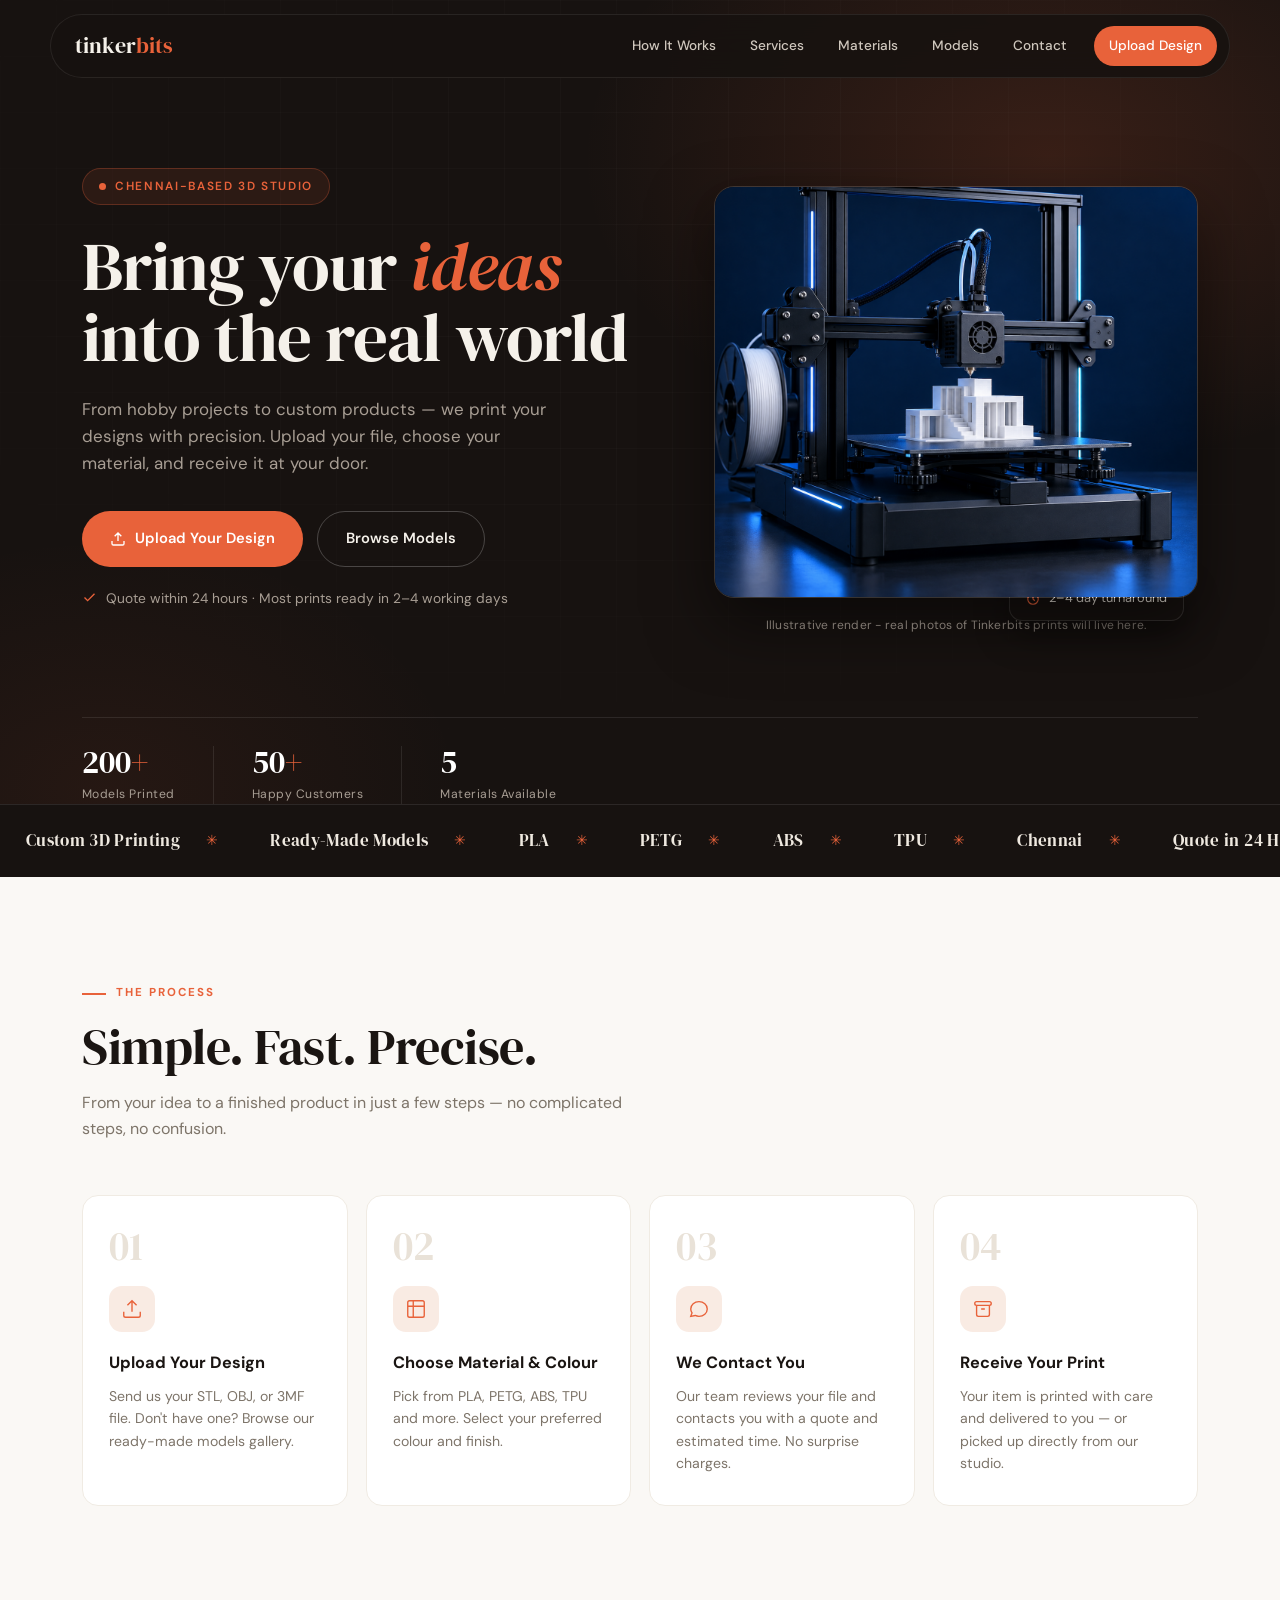
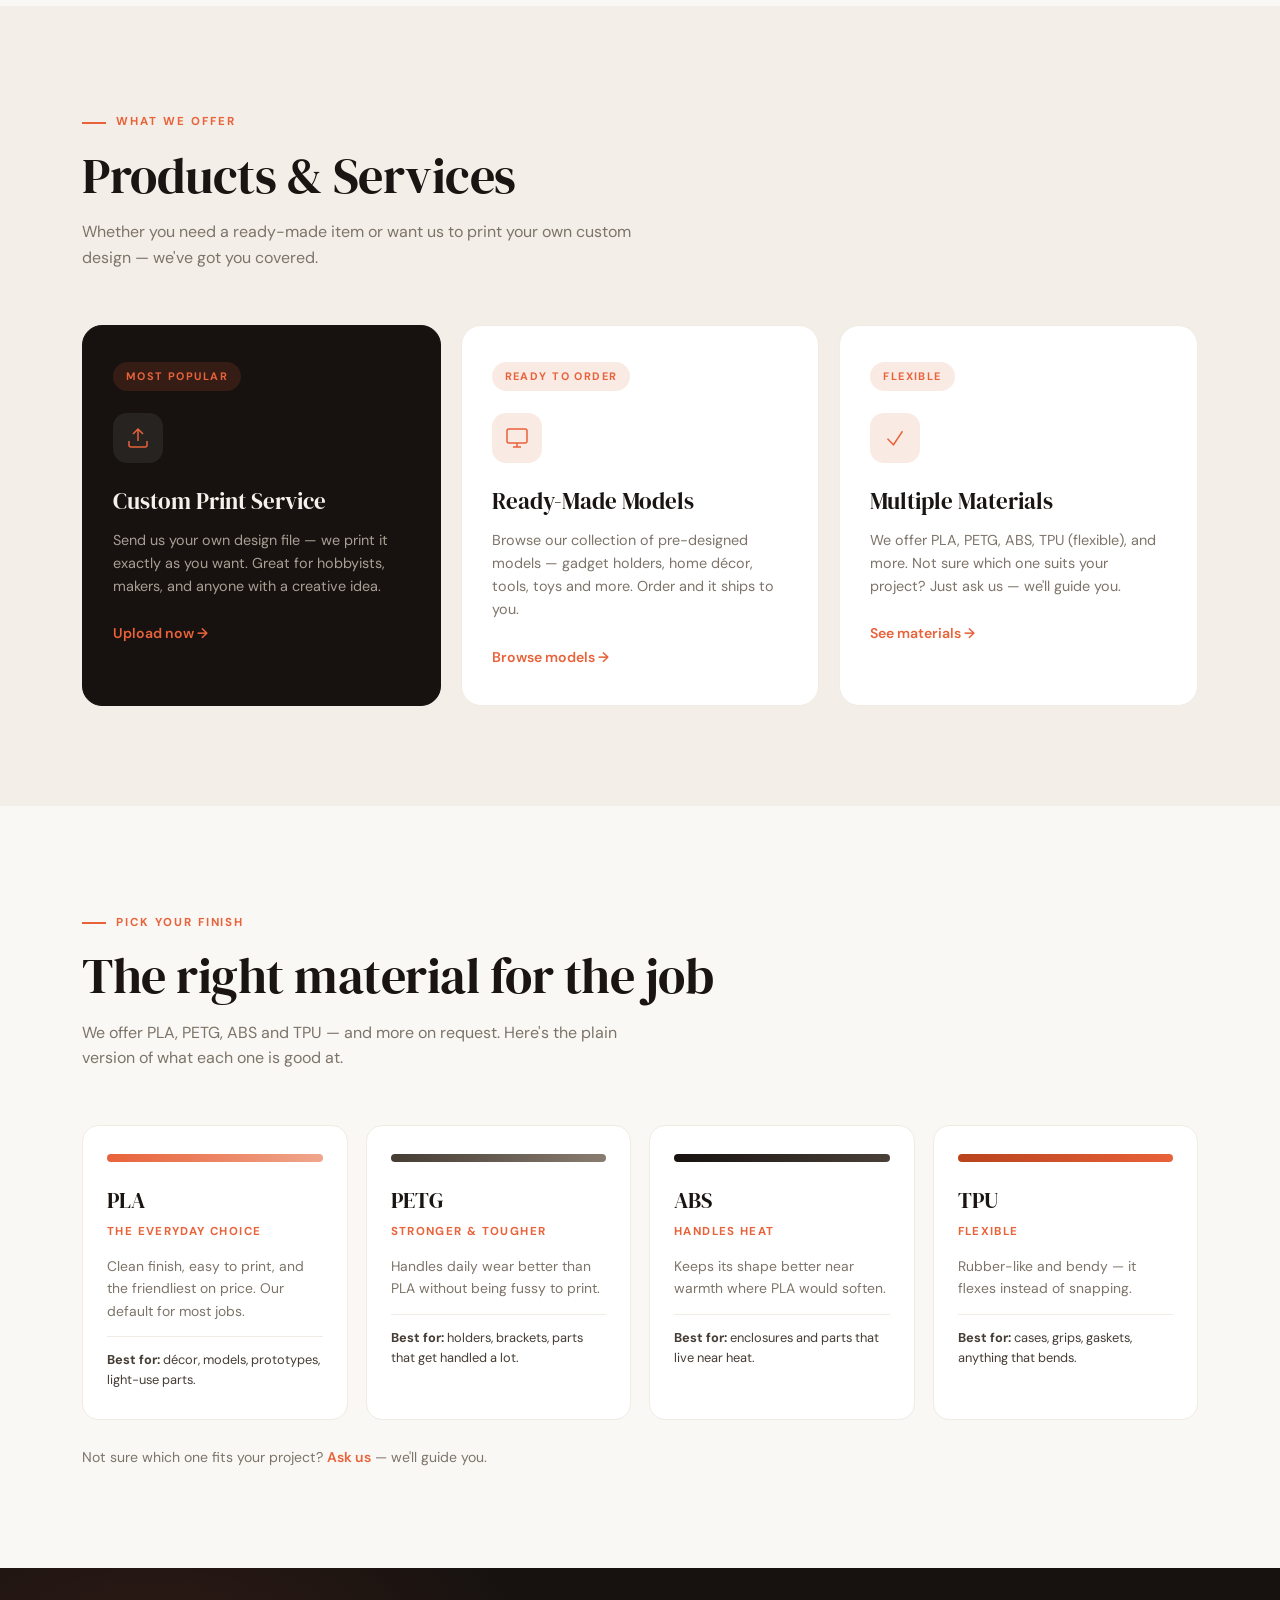
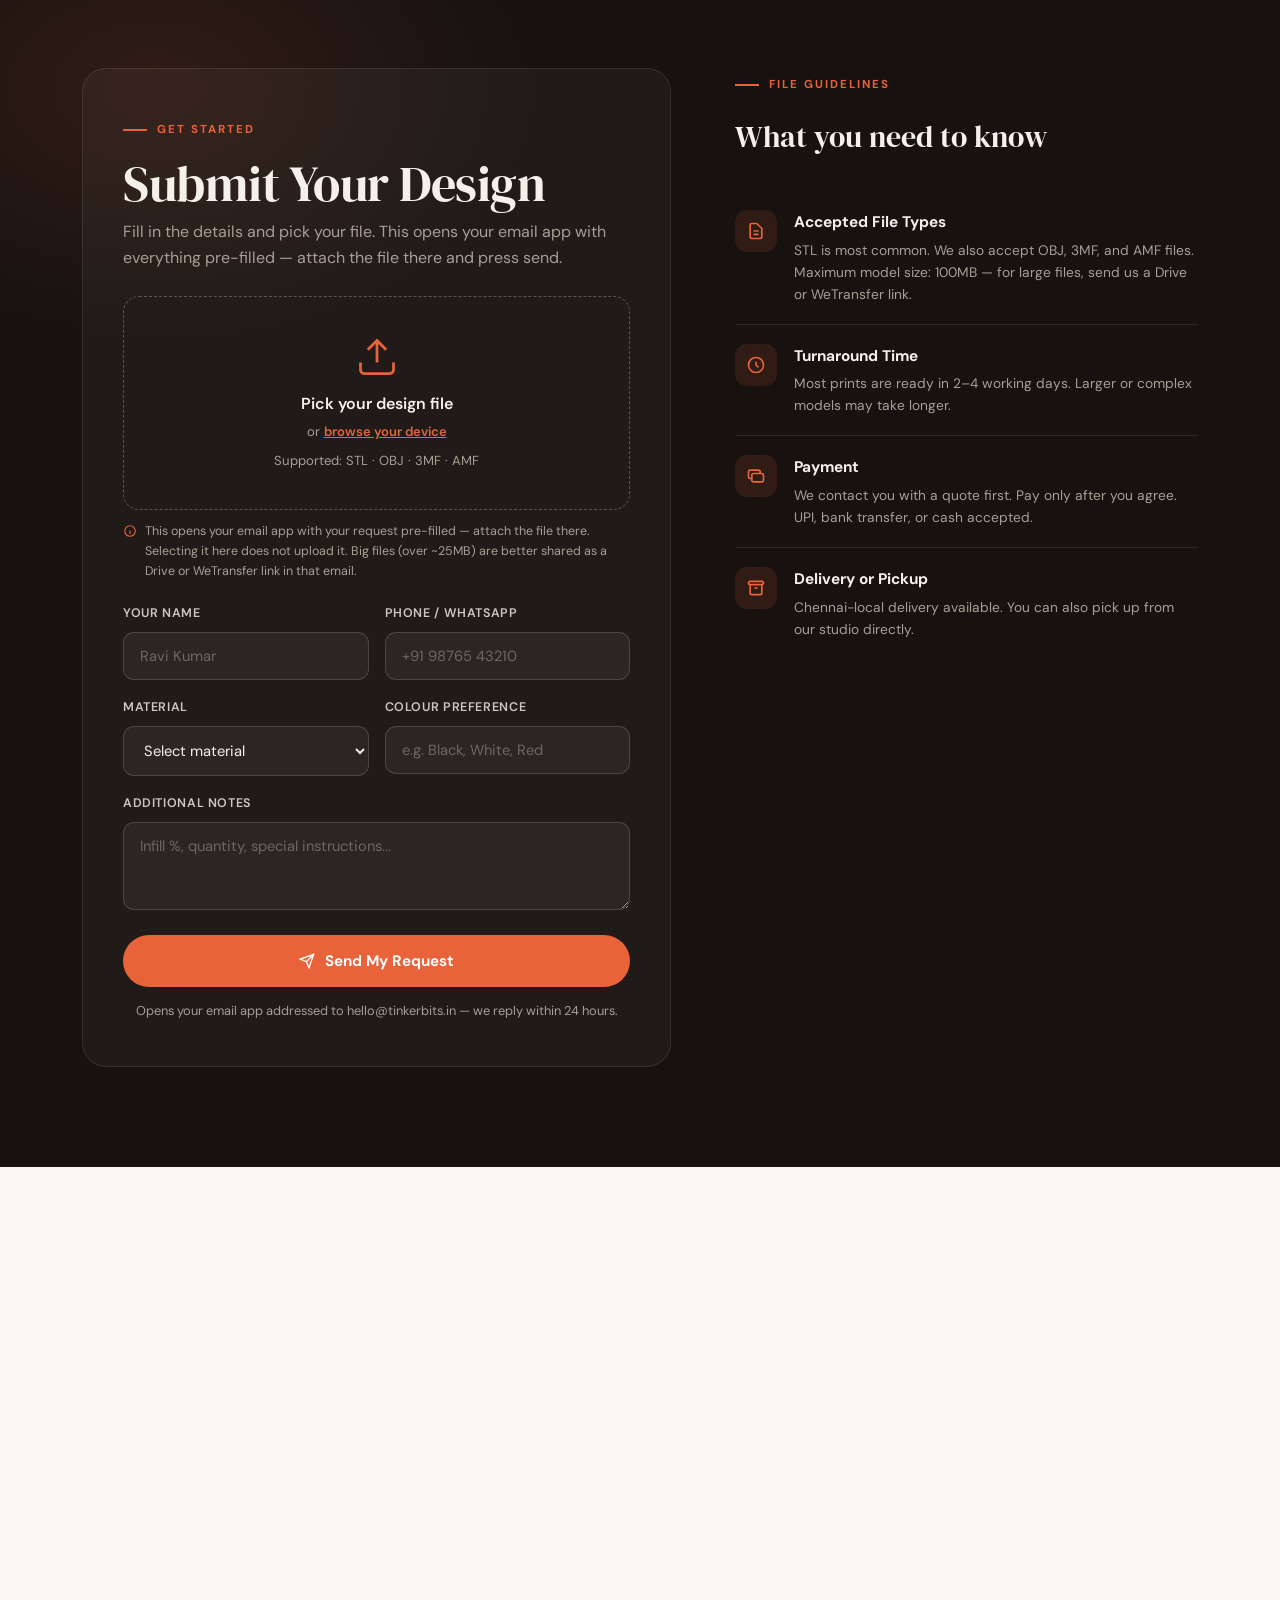
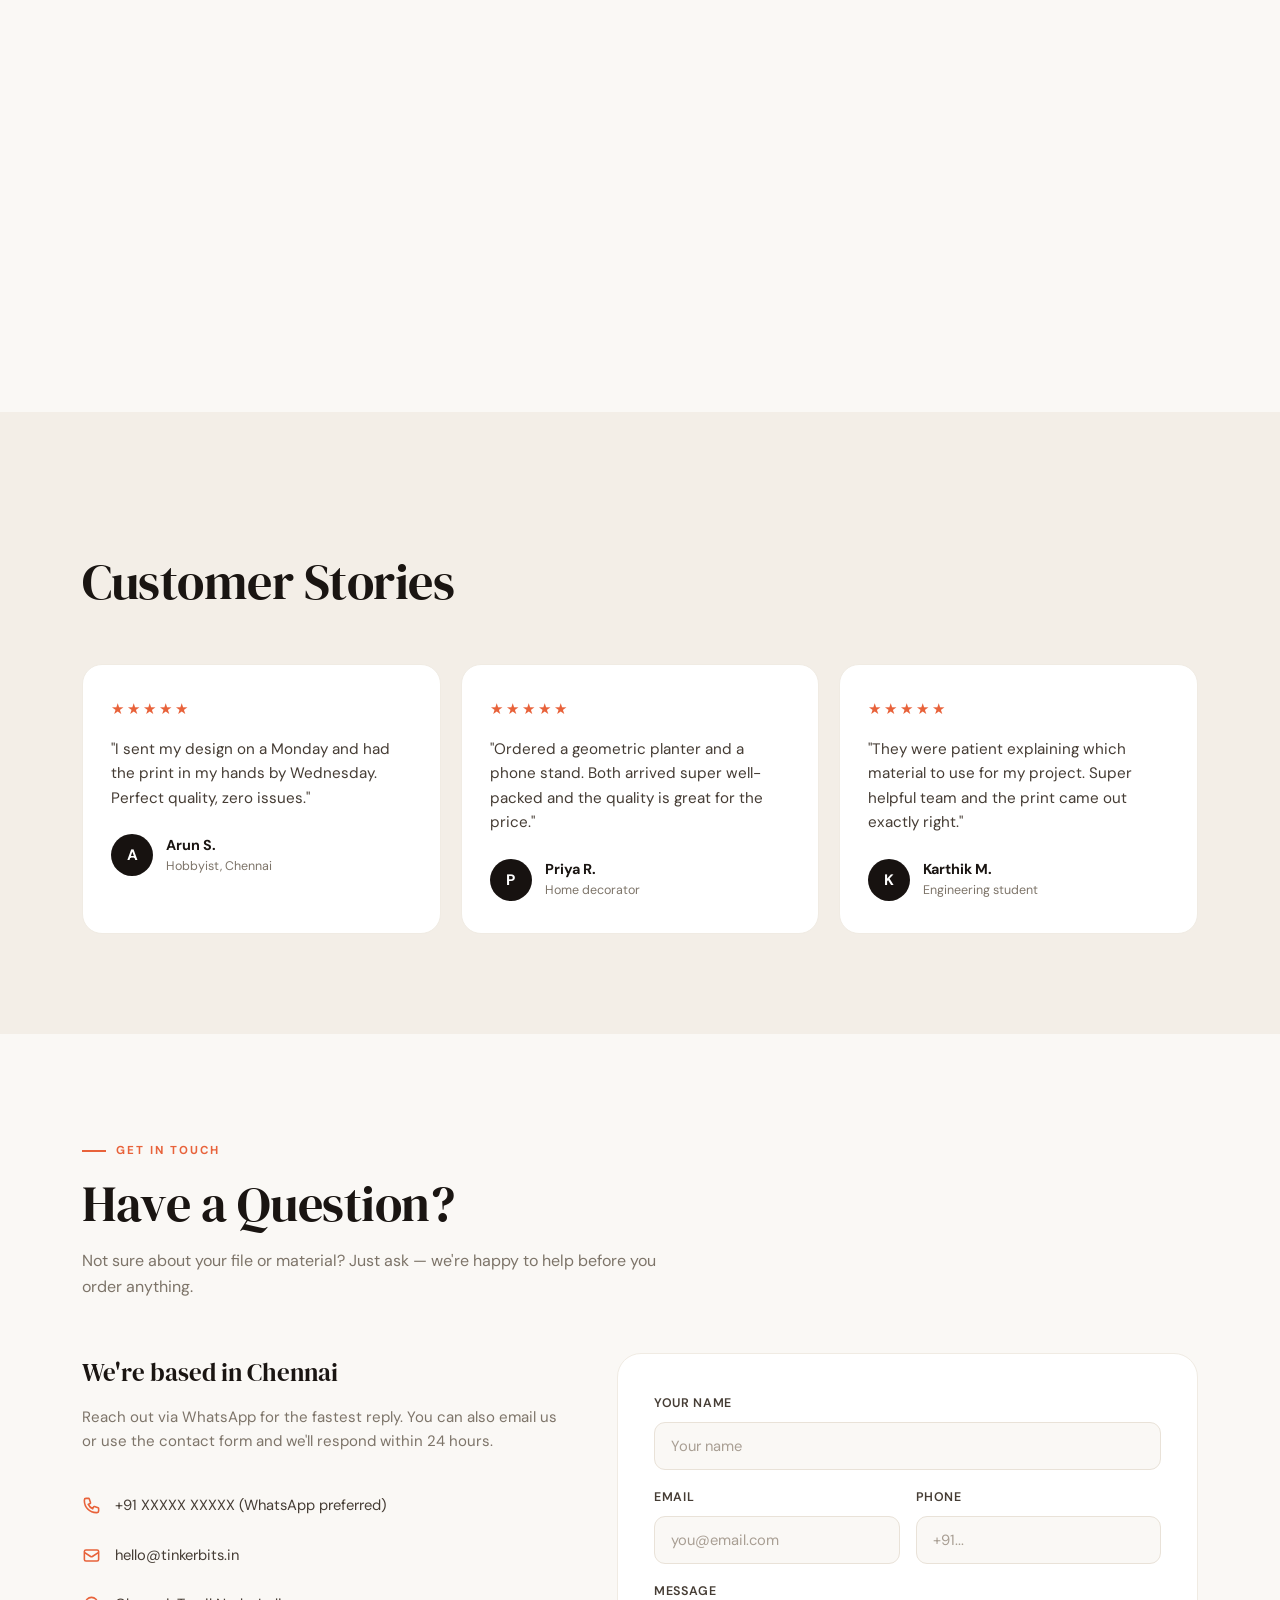
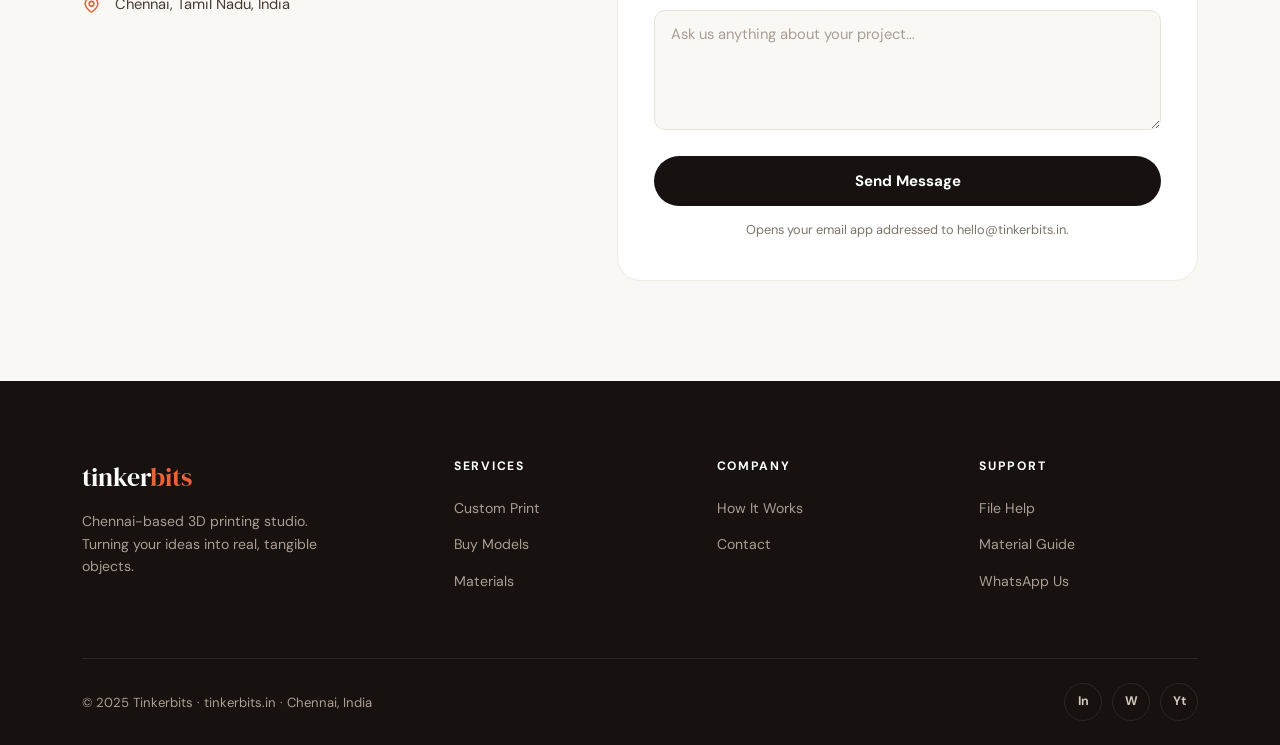
<file: 1-index.html>
<!DOCTYPE html>
<html lang="en">
<head>
  <meta charset="UTF-8" />
  <meta name="viewport" content="width=device-width, initial-scale=1.0" />
  <title>Tinkerbits — 3D Printing Studio, Chennai</title>
  <meta name="description" content="Chennai-based 3D printing studio. Upload your design or pick a ready-made model — printed with care and delivered to your door." />
  <link rel="preconnect" href="https://fonts.googleapis.com" />
  <link rel="preconnect" href="https://fonts.gstatic.com" crossorigin />
  <link href="https://fonts.googleapis.com/css2?family=DM+Serif+Display:ital@0;1&family=DM+Sans:wght@300;400;500;600;700&display=swap" rel="stylesheet" />
  <style>
    *, *::before, *::after { box-sizing: border-box; margin: 0; padding: 0; }
    :root {
      --bg: #faf8f5;
      --bg-warm: #f3eee7;
      --surface: #ffffff;
      --ink: #1a1512;
      --ink-2: #453c34;
      --muted: #7d7469;
      --border: #e9e2d8;
      --border-soft: #f0ebe3;
      --accent: #e8623a;
      --accent-strong: #cf4f28;
      --accent-soft: #f9ebe3;
      --dark: #171210;
      --dark-2: #211a16;
      --dark-line: rgba(255, 255, 255, 0.09);
      --dark-muted: #a89e94;
      --font-display: 'DM Serif Display', serif;
      --font-body: 'DM Sans', sans-serif;
      --max-w: 1180px;
      --radius: 16px;
      --ease: cubic-bezier(0.22, 1, 0.36, 1);
    }
    html { scroll-behavior: smooth; scroll-padding-top: 100px; }
    body {
      font-family: var(--font-body);
      background: var(--bg);
      color: var(--ink);
      line-height: 1.6;
      -webkit-font-smoothing: antialiased;
      overflow-x: hidden;
    }
    ::selection { background: var(--accent); color: #fff; }
    a { color: inherit; text-decoration: none; }
    ul { list-style: none; }
    svg { display: block; }
    img { max-width: 100%; display: block; }

    /* ─── NAV (dark floating pill) ─── */
    nav {
      position: fixed; top: 14px; left: 50%; transform: translateX(-50%);
      width: min(var(--max-w), calc(100% - 28px)); z-index: 100;
      display: flex; align-items: center; justify-content: space-between;
      padding: 11px 12px 11px 24px;
      background: rgba(23, 18, 16, 0.86);
      backdrop-filter: blur(16px); -webkit-backdrop-filter: blur(16px);
      border: 1px solid rgba(255, 255, 255, 0.08); border-radius: 100px;
      transition: box-shadow 0.4s var(--ease), background 0.4s var(--ease);
    }
    nav.scrolled { background: rgba(23, 18, 16, 0.95); box-shadow: 0 12px 36px rgba(23, 18, 16, 0.35); }
    .nav-logo { font-family: var(--font-display); font-size: 1.35rem; color: #f5f1ea; }
    .nav-logo span { color: var(--accent); }
    .nav-links { display: flex; align-items: center; gap: 4px; }
    .nav-links a {
      font-size: 0.85rem; font-weight: 500; color: #cfc7bd;
      padding: 9px 15px; border-radius: 100px;
      transition: color 0.25s var(--ease), background 0.25s var(--ease);
    }
    .nav-links a:hover { color: #fff; background: rgba(255, 255, 255, 0.07); }
    .nav-links a.nav-cta {
      background: var(--accent); color: #fff; margin-left: 8px;
      transition: background 0.25s var(--ease), transform 0.25s var(--ease), box-shadow 0.25s var(--ease);
    }
    .nav-links a.nav-cta:hover { background: var(--accent-strong); transform: translateY(-1px); box-shadow: 0 8px 22px rgba(232, 98, 58, 0.4); }
    .hamburger { display: none; flex-direction: column; gap: 5px; cursor: pointer; padding: 10px; background: none; border: none; }
    .hamburger span { width: 20px; height: 2px; background: #f5f1ea; border-radius: 2px; transition: 0.3s var(--ease); }

    /* ─── SHARED ─── */
    .section-inner { max-width: var(--max-w); margin: 0 auto; padding: 0 32px; }
    .section-label {
      display: inline-flex; align-items: center; gap: 10px;
      font-size: 0.72rem; font-weight: 700; letter-spacing: 0.17em; text-transform: uppercase;
      color: var(--accent); margin-bottom: 18px;
    }
    .section-label::before { content: ''; width: 24px; height: 2px; background: var(--accent); }
    .section-title {
      font-family: var(--font-display); font-weight: 400;
      font-size: clamp(2.1rem, 4.4vw, 3.1rem); line-height: 1.08; letter-spacing: -0.01em;
      margin-bottom: 16px;
    }
    .section-sub { color: var(--muted); max-width: 580px; font-size: 1rem; }
    section { padding: 100px 0; position: relative; }

    .btn-primary, .btn-outline {
      display: inline-flex; align-items: center; gap: 9px;
      padding: 15px 28px; border-radius: 100px;
      font-family: var(--font-body); font-size: 0.92rem; font-weight: 600;
      cursor: pointer; border: none;
      transition: transform 0.3s var(--ease), box-shadow 0.3s var(--ease), background 0.3s var(--ease), border-color 0.3s var(--ease), color 0.3s var(--ease);
    }
    .btn-primary { background: var(--accent); color: #fff; }
    .btn-primary:hover { background: var(--accent-strong); transform: translateY(-2px); box-shadow: 0 12px 32px rgba(232, 98, 58, 0.35); }
    .btn-outline { background: transparent; color: var(--ink); border: 1px solid var(--border); }
    .btn-outline:hover { border-color: var(--ink); transform: translateY(-2px); }

    .fade-in { opacity: 0; transform: translateY(26px); transition: opacity 0.8s var(--ease), transform 0.8s var(--ease); transition-delay: var(--d, 0s); }
    .fade-in.visible { opacity: 1; transform: none; }
    @media (prefers-reduced-motion: reduce) {
      html { scroll-behavior: auto; }
      .fade-in { opacity: 1; transform: none; transition: none; }
      *, *::before, *::after { animation-duration: 0.01ms !important; animation-iteration-count: 1 !important; transition-duration: 0.01ms !important; }
    }

    /* ─── HERO (dark, photo-led) ─── */
    .hero {
      background: var(--dark); color: #f5f1ea;
      padding: 168px 0 0; overflow: hidden;
    }
    .hero::before {
      content: ''; position: absolute; inset: 0;
      background:
        radial-gradient(720px 480px at 82% 18%, rgba(232, 98, 58, 0.16), transparent 65%),
        radial-gradient(600px 420px at 8% 90%, rgba(232, 98, 58, 0.07), transparent 60%);
      pointer-events: none;
    }
    .hero-bg-grid {
      position: absolute; inset: 0; opacity: 0.5; pointer-events: none;
      background-image:
        linear-gradient(rgba(255,255,255,0.035) 1px, transparent 1px),
        linear-gradient(90deg, rgba(255,255,255,0.035) 1px, transparent 1px);
      background-size: 56px 56px;
      mask-image: radial-gradient(ellipse 90% 80% at 50% 30%, #000 30%, transparent 75%);
      -webkit-mask-image: radial-gradient(ellipse 90% 80% at 50% 30%, #000 30%, transparent 75%);
    }
    .hero-inner {
      max-width: var(--max-w); margin: 0 auto; padding: 0 32px;
      display: grid; grid-template-columns: 1.08fr 0.92fr; gap: 64px; align-items: center;
      position: relative;
    }
    .hero-tag {
      display: inline-flex; align-items: center; gap: 9px;
      font-size: 0.74rem; font-weight: 600; letter-spacing: 0.14em; text-transform: uppercase;
      color: var(--accent); background: rgba(232, 98, 58, 0.1);
      border: 1px solid rgba(232, 98, 58, 0.28);
      padding: 8px 16px; border-radius: 100px; margin-bottom: 26px;
    }
    .hero-tag::before { content: ''; width: 7px; height: 7px; border-radius: 50%; background: var(--accent); }
    .hero h1 {
      font-family: var(--font-display); font-weight: 400;
      font-size: clamp(2.7rem, 5.6vw, 4.3rem); line-height: 1.04; letter-spacing: -0.015em;
      margin-bottom: 22px;
    }
    .hero h1 em { font-style: italic; color: var(--accent); }
    .hero-desc { color: var(--dark-muted); font-size: 1.06rem; max-width: 470px; margin-bottom: 34px; }
    .hero-actions { display: flex; gap: 14px; flex-wrap: wrap; margin-bottom: 20px; }
    .hero .btn-outline { color: #f5f1ea; border-color: rgba(255, 255, 255, 0.22); }
    .hero .btn-outline:hover { border-color: #f5f1ea; }
    .hero-expect {
      display: flex; align-items: center; gap: 9px;
      font-size: 0.86rem; color: var(--dark-muted); margin-bottom: 44px;
    }
    .hero-expect svg { color: var(--accent); flex-shrink: 0; }
    .hero-stats {
      grid-column: 1 / -1;
      display: flex; gap: 0; border-top: 1px solid var(--dark-line); padding-top: 28px;
    }
    .hero-stats > div { padding-right: 38px; margin-right: 38px; border-right: 1px solid var(--dark-line); }
    .hero-stats > div:last-child { border-right: none; padding-right: 0; margin-right: 0; }
    .stat-num { font-family: var(--font-display); font-size: 2rem; line-height: 1; color: #fff; }
    .stat-num span { color: var(--accent); }
    .stat-label { font-size: 0.76rem; color: var(--dark-muted); margin-top: 7px; letter-spacing: 0.04em; }

    /* hero visual: existing cube mark + honest photo slot */
    .hero-visual { position: relative; display: flex; flex-direction: column; gap: 18px; }
    .hero-photo {
      border-radius: 20px; overflow: hidden; position: relative;
      border: 1px solid rgba(255, 255, 255, 0.14);
      box-shadow: 0 26px 64px rgba(0, 0, 0, 0.5);
    }
    .hero-photo img { width: 100%; aspect-ratio: 4 / 3.4; object-fit: cover; }
    .hero-photo-caption {
      font-size: 0.75rem; color: var(--dark-muted); text-align: center; letter-spacing: 0.02em;
    }
    .hero-chip {
      position: absolute; background: rgba(23, 18, 16, 0.92); backdrop-filter: blur(8px);
      border: 1px solid rgba(255, 255, 255, 0.12); border-radius: 13px;
      padding: 11px 16px; font-size: 0.8rem; color: #e8e2d9;
      display: flex; align-items: center; gap: 9px;
      box-shadow: 0 14px 34px rgba(0, 0, 0, 0.4);
    }
    .hero-chip svg { color: var(--accent); flex-shrink: 0; }
    .hero-chip.chip-1 { top: 14px; left: 14px; animation: float 7s ease-in-out infinite; }
    .hero-chip.chip-2 { bottom: 14px; right: 14px; animation: float 8.5s ease-in-out 1.2s infinite; }
    @keyframes float { 0%, 100% { transform: translateY(0); } 50% { transform: translateY(-13px); } }

    /* ─── MARQUEE ─── */
    .marquee {
      background: var(--dark); color: #efe9e0; border-top: 1px solid var(--dark-line);
      padding: 22px 0; overflow: hidden; white-space: nowrap; position: relative;
    }
    .marquee-track { display: inline-flex; gap: 0; animation: marquee 30s linear infinite; }
    .marquee span {
      font-family: var(--font-display); font-size: 1.06rem; letter-spacing: 0.02em;
      padding: 0 26px; display: inline-flex; align-items: center; gap: 26px;
    }
    .marquee span::after { content: '✳'; color: var(--accent); font-size: 0.9rem; }
    @keyframes marquee { from { transform: translateX(0); } to { transform: translateX(-50%); } }

    /* ─── STEPS ─── */
    .how { background: var(--bg); }
    .steps-grid { display: grid; grid-template-columns: repeat(4, 1fr); gap: 18px; margin-top: 54px; counter-reset: step; }
    .step {
      background: var(--surface); border: 1px solid var(--border-soft); border-radius: var(--radius);
      padding: 30px 26px; position: relative;
      transition: transform 0.35s var(--ease), box-shadow 0.35s var(--ease), border-color 0.35s var(--ease);
    }
    .step:hover { transform: translateY(-5px); border-color: var(--border); box-shadow: 0 18px 44px rgba(26, 21, 18, 0.08); }
    .step-num {
      font-family: var(--font-display); font-size: 2.5rem; line-height: 1;
      color: var(--border); margin-bottom: 20px; transition: color 0.35s var(--ease);
    }
    .step:hover .step-num { color: var(--accent); }
    .step-icon {
      width: 46px; height: 46px; border-radius: 13px; background: var(--accent-soft);
      display: flex; align-items: center; justify-content: center; margin-bottom: 18px; color: var(--accent);
    }
    .step-icon svg { width: 22px; height: 22px; }
    .step h3 { font-size: 1.02rem; font-weight: 700; margin-bottom: 8px; }
    .step p { font-size: 0.88rem; color: var(--muted); }

    /* ─── SERVICES ─── */
    .services { background: var(--bg-warm); }
    .services-grid { display: grid; grid-template-columns: repeat(3, 1fr); gap: 20px; margin-top: 54px; }
    .service-card {
      background: var(--surface); border: 1px solid var(--border-soft); border-radius: 20px;
      padding: 36px 30px; position: relative;
      transition: transform 0.35s var(--ease), box-shadow 0.35s var(--ease);
    }
    .service-card:hover { transform: translateY(-6px); box-shadow: 0 22px 50px rgba(26, 21, 18, 0.1); }
    .service-card.featured { background: var(--dark); color: #f5f1ea; border-color: var(--dark); }
    .service-card.featured p { color: var(--dark-muted); }
    .service-tag {
      display: inline-block; font-size: 0.68rem; font-weight: 700; letter-spacing: 0.13em; text-transform: uppercase;
      color: var(--accent); background: var(--accent-soft); border-radius: 100px; padding: 6px 13px; margin-bottom: 22px;
    }
    .service-card.featured .service-tag { background: rgba(232, 98, 58, 0.14); }
    .service-icon { width: 50px; height: 50px; border-radius: 14px; background: var(--accent-soft); display: flex; align-items: center; justify-content: center; margin-bottom: 20px; }
    .service-card.featured .service-icon { background: rgba(255, 255, 255, 0.07); }
    .service-icon svg { width: 24px; height: 24px; }
    .service-card h3 { font-family: var(--font-display); font-weight: 400; font-size: 1.42rem; margin-bottom: 10px; }
    .service-card p { font-size: 0.9rem; color: var(--muted); margin-bottom: 22px; }
    .service-link { font-size: 0.88rem; font-weight: 600; color: var(--accent); display: inline-flex; align-items: center; gap: 6px; transition: gap 0.3s var(--ease); }
    .service-link:hover { gap: 11px; }

    /* ─── MATERIALS ─── */
    .materials { background: var(--bg); }
    .materials-grid { display: grid; grid-template-columns: repeat(4, 1fr); gap: 18px; margin-top: 54px; }
    .material-card {
      background: var(--surface); border: 1px solid var(--border-soft); border-radius: var(--radius);
      padding: 28px 24px; transition: transform 0.35s var(--ease), box-shadow 0.35s var(--ease), border-color 0.35s var(--ease);
    }
    .material-card:hover { transform: translateY(-5px); border-color: var(--accent); box-shadow: 0 18px 44px rgba(26, 21, 18, 0.08); }
    .material-swatch { width: 100%; height: 8px; border-radius: 100px; margin-bottom: 22px; }
    .material-card h3 { font-family: var(--font-display); font-weight: 400; font-size: 1.35rem; margin-bottom: 4px; }
    .material-kind { font-size: 0.72rem; font-weight: 700; letter-spacing: 0.12em; text-transform: uppercase; color: var(--accent); margin-bottom: 14px; }
    .material-card p { font-size: 0.87rem; color: var(--muted); margin-bottom: 14px; }
    .material-best { font-size: 0.8rem; color: var(--ink-2); border-top: 1px solid var(--border-soft); padding-top: 13px; }
    .material-best strong { font-weight: 700; }
    .materials-note { margin-top: 26px; font-size: 0.88rem; color: var(--muted); }
    .materials-note a { color: var(--accent); font-weight: 600; }

    /* ─── UPLOAD ─── */
    .upload-sec { background: var(--dark); color: #f5f1ea; }
    .upload-sec::before {
      content: ''; position: absolute; inset: 0; pointer-events: none;
      background: radial-gradient(640px 420px at 12% 10%, rgba(232, 98, 58, 0.12), transparent 60%);
    }
    .upload-inner { display: grid; grid-template-columns: 1.12fr 0.88fr; gap: 64px; position: relative; }
    .upload-sec .section-sub { color: var(--dark-muted); }
    .upload-form-wrap {
      background: rgba(255, 255, 255, 0.04); border: 1px solid var(--dark-line);
      border-radius: 24px; padding: 44px 40px;
    }
    .dropzone {
      border: 1.5px dashed rgba(255, 255, 255, 0.25); border-radius: var(--radius);
      padding: 38px 24px; text-align: center; cursor: pointer; margin-bottom: 12px;
      transition: border-color 0.3s var(--ease), background 0.3s var(--ease);
    }
    .dropzone:hover, .dropzone.dragover { border-color: var(--accent); background: rgba(232, 98, 58, 0.07); }
    .dropzone-icon { color: var(--accent); display: flex; justify-content: center; margin-bottom: 12px; }
    .dropzone h4 { font-size: 1rem; font-weight: 600; margin-bottom: 4px; }
    .dropzone p { font-size: 0.82rem; color: var(--dark-muted); }
    .browse-link { color: var(--accent); font-weight: 600; text-decoration: underline; }
    #fileInput { display: none; }
    .file-note { font-size: 0.78rem; color: var(--dark-muted); margin-bottom: 22px; display: flex; gap: 8px; align-items: flex-start; }
    .file-note svg { flex-shrink: 0; margin-top: 2px; color: var(--accent); }
    .file-preview {
      display: none; align-items: center; gap: 10px; background: rgba(232, 98, 58, 0.1);
      border: 1px solid rgba(232, 98, 58, 0.3); border-radius: 10px;
      padding: 11px 15px; font-size: 0.86rem; margin-bottom: 22px; color: #f0b49e;
    }
    .file-preview.show { display: flex; }
    .file-preview svg { width: 17px; height: 17px; }
    .form-row { display: grid; grid-template-columns: 1fr 1fr; gap: 16px; }
    .form-group { margin-bottom: 18px; }
    .form-group label { display: block; font-size: 0.78rem; font-weight: 600; letter-spacing: 0.05em; text-transform: uppercase; margin-bottom: 8px; color: #cfc7bd; }
    .form-control {
      width: 100%; padding: 13px 16px; border-radius: 11px;
      border: 1px solid rgba(255, 255, 255, 0.14); background: rgba(255, 255, 255, 0.05);
      font-family: var(--font-body); font-size: 0.92rem; color: #f5f1ea;
      transition: border-color 0.3s var(--ease), background 0.3s var(--ease);
    }
    .form-control::placeholder { color: #6f665d; }
    .form-control:focus { outline: none; border-color: var(--accent); background: rgba(255, 255, 255, 0.08); }
    select.form-control option { color: #1a1512; }
    textarea.form-control { resize: vertical; min-height: 88px; }
    .submit-btn {
      width: 100%; padding: 16px; border-radius: 100px; border: none; cursor: pointer;
      background: var(--accent); color: #fff; font-family: var(--font-body);
      font-size: 0.95rem; font-weight: 700; display: flex; align-items: center; justify-content: center; gap: 10px;
      transition: background 0.3s var(--ease), transform 0.3s var(--ease), box-shadow 0.3s var(--ease);
    }
    .submit-btn:hover { background: var(--accent-strong); transform: translateY(-2px); box-shadow: 0 14px 34px rgba(232, 98, 58, 0.4); }
    .form-note { text-align: center; font-size: 0.8rem; color: var(--dark-muted); margin-top: 14px; }
    .upload-info h2 { font-family: var(--font-display); font-weight: 400; font-size: 1.9rem; margin-bottom: 30px; }
    .info-list li { display: flex; gap: 17px; padding: 19px 0; border-bottom: 1px solid var(--dark-line); }
    .info-list li:last-child { border-bottom: none; }
    .info-icon {
      width: 42px; height: 42px; border-radius: 12px; flex-shrink: 0;
      background: rgba(232, 98, 58, 0.12); color: var(--accent);
      display: flex; align-items: center; justify-content: center;
    }
    .info-icon svg { width: 20px; height: 20px; }
    .info-list h4 { font-size: 0.96rem; font-weight: 700; margin-bottom: 4px; }
    .info-list p { font-size: 0.86rem; color: var(--dark-muted); }

    /* ─── MODELS TEASER ─── */
    .models-teaser { background: var(--bg); text-align: center; }
    .models-teaser .section-sub { margin: 0 auto; }
    .models-grid-preview { display: grid; grid-template-columns: repeat(3, 1fr); gap: 20px; margin: 54px 0 44px; text-align: left; }
    .model-thumb {
      background: var(--surface); border: 1px solid var(--border-soft); border-radius: 20px; overflow: hidden;
      transition: transform 0.35s var(--ease), box-shadow 0.35s var(--ease);
    }
    .model-thumb:hover { transform: translateY(-6px); box-shadow: 0 22px 50px rgba(26, 21, 18, 0.1); }
    .model-thumb-img {
      aspect-ratio: 4 / 3; background: var(--bg-warm); display: flex; align-items: center; justify-content: center;
      color: var(--accent); border-bottom: 1px solid var(--border-soft);
    }
    .model-thumb-img svg { width: 74px; height: 74px; }
    .model-thumb-body { padding: 18px 22px; }
    .model-thumb-body h4 { font-size: 0.99rem; font-weight: 700; }
    .model-thumb-body p { font-size: 0.8rem; color: var(--muted); margin-top: 3px; }

    /* ─── TESTIMONIALS ─── */
    .testimonials { background: var(--bg-warm); }
    .testi-grid { display: grid; grid-template-columns: repeat(3, 1fr); gap: 20px; margin-top: 54px; }
    .testi-card {
      background: var(--surface); border: 1px solid var(--border-soft); border-radius: 20px; padding: 32px 28px;
      transition: transform 0.35s var(--ease), box-shadow 0.35s var(--ease);
    }
    .testi-card:hover { transform: translateY(-5px); box-shadow: 0 18px 44px rgba(26, 21, 18, 0.09); }
    .stars { color: var(--accent); letter-spacing: 3px; margin-bottom: 16px; font-size: 0.95rem; }
    .testi-text { font-size: 0.95rem; color: var(--ink-2); margin-bottom: 24px; }
    .testi-author { display: flex; align-items: center; gap: 13px; }
    .testi-avatar {
      width: 42px; height: 42px; border-radius: 50%; background: var(--dark); color: #fff;
      display: flex; align-items: center; justify-content: center; font-weight: 700; font-size: 0.95rem;
    }
    .testi-name { font-size: 0.9rem; font-weight: 700; }
    .testi-role { font-size: 0.78rem; color: var(--muted); }

    /* ─── CONTACT ─── */
    .contact { background: var(--bg); }
    .contact-grid { display: grid; grid-template-columns: 0.9fr 1.1fr; gap: 60px; margin-top: 54px; align-items: start; }
    .contact-info h3 { font-family: var(--font-display); font-weight: 400; font-size: 1.55rem; margin-bottom: 12px; }
    .contact-info > p { color: var(--muted); font-size: 0.94rem; margin-bottom: 28px; }
    .contact-details li { display: flex; align-items: center; gap: 14px; padding: 13px 0; font-size: 0.92rem; color: var(--ink-2); }
    .contact-details svg { width: 19px; height: 19px; color: var(--accent); flex-shrink: 0; }
    .contact-form {
      background: var(--surface); border: 1px solid var(--border-soft); border-radius: 24px; padding: 40px 36px;
    }
    .contact-form .form-group label { color: var(--ink-2); }
    .contact-form .form-control { border-color: var(--border); background: var(--bg); color: var(--ink); }
    .contact-form .form-control::placeholder { color: #a89e93; }
    .contact-form .form-control:focus { border-color: var(--accent); background: var(--surface); }
    .contact-submit {
      width: 100%; padding: 15px; border-radius: 100px; border: none; cursor: pointer;
      background: var(--dark); color: #fff; font-family: var(--font-body); font-size: 0.94rem; font-weight: 700;
      transition: background 0.3s var(--ease), transform 0.3s var(--ease), box-shadow 0.3s var(--ease);
    }
    .contact-submit:hover { background: var(--accent); transform: translateY(-2px); box-shadow: 0 12px 30px rgba(232, 98, 58, 0.35); }

    /* ─── FOOTER ─── */
    footer { background: var(--dark); color: #cfc7bd; padding: 76px 0 0; }
    .footer-inner { max-width: var(--max-w); margin: 0 auto; padding: 0 32px; }
    .footer-top { display: grid; grid-template-columns: 1.5fr 1fr 1fr 1fr; gap: 44px; padding-bottom: 54px; }
    .footer-logo { font-family: var(--font-display); font-size: 1.6rem; color: #fff; margin-bottom: 12px; }
    .footer-logo span { color: var(--accent); }
    .footer-tagline { font-size: 0.88rem; color: var(--dark-muted); max-width: 270px; }
    .footer-col h4 { font-size: 0.76rem; font-weight: 700; letter-spacing: 0.14em; text-transform: uppercase; color: #fff; margin-bottom: 18px; }
    .footer-col ul li { margin-bottom: 11px; }
    .footer-col a { font-size: 0.88rem; color: var(--dark-muted); transition: color 0.25s var(--ease); }
    .footer-col a:hover { color: var(--accent); }
    .footer-bottom {
      border-top: 1px solid var(--dark-line); padding: 24px 0;
      display: flex; align-items: center; justify-content: space-between; gap: 16px; flex-wrap: wrap;
    }
    .footer-copy { font-size: 0.82rem; color: var(--dark-muted); }
    .footer-socials { display: flex; gap: 10px; }
    .footer-socials a {
      width: 38px; height: 38px; border-radius: 50%; border: 1px solid var(--dark-line);
      display: flex; align-items: center; justify-content: center;
      font-size: 0.78rem; font-weight: 700; color: #cfc7bd;
      transition: background 0.3s var(--ease), color 0.3s var(--ease), border-color 0.3s var(--ease);
    }
    .footer-socials a:hover { background: var(--accent); border-color: var(--accent); color: #fff; }

    /* ─── TOAST ─── */
    .toast {
      position: fixed; bottom: 26px; left: 50%; transform: translate(-50%, 90px);
      background: var(--dark); color: #fff; border: 1px solid rgba(255,255,255,0.12);
      padding: 14px 24px; border-radius: 100px; font-size: 0.88rem; z-index: 200;
      display: flex; align-items: center; gap: 11px; opacity: 0;
      transition: transform 0.45s var(--ease), opacity 0.45s var(--ease);
      box-shadow: 0 18px 44px rgba(0, 0, 0, 0.35); max-width: calc(100% - 40px); text-align: center;
    }
    .toast.show { transform: translate(-50%, 0); opacity: 1; }
    .toast-dot { width: 8px; height: 8px; border-radius: 50%; background: var(--accent); flex-shrink: 0; }

    /* ─── RESPONSIVE ─── */
    @media (max-width: 1020px) {
      .steps-grid { grid-template-columns: repeat(2, 1fr); }
      .services-grid, .testi-grid { grid-template-columns: 1fr 1fr; }
      .materials-grid { grid-template-columns: repeat(2, 1fr); }
      .hero-inner { grid-template-columns: 1fr; gap: 48px; }
      .hero-visual { max-width: 520px; }
      .upload-inner { grid-template-columns: 1fr; gap: 44px; }
      .contact-grid { grid-template-columns: 1fr; gap: 40px; }
      .footer-top { grid-template-columns: 1fr 1fr; gap: 32px; }
    }
    @media (max-width: 720px) {
      section { padding: 74px 0; }
      .hero { padding-top: 128px; }
      .hamburger { display: flex; }
      .nav-links {
        position: absolute; top: calc(100% + 10px); left: 0; right: 0;
        flex-direction: column; align-items: stretch; gap: 2px;
        background: rgba(23, 18, 16, 0.97); backdrop-filter: blur(18px);
        border: 1px solid rgba(255,255,255,0.1); border-radius: 22px; padding: 12px;
        opacity: 0; visibility: hidden; transform: translateY(-8px);
        transition: opacity 0.3s var(--ease), transform 0.3s var(--ease), visibility 0.3s;
      }
      .nav-links.open { opacity: 1; visibility: visible; transform: none; }
      .nav-links a { padding: 13px 18px; font-size: 0.95rem; }
      .nav-links a.nav-cta { margin-left: 0; text-align: center; margin-top: 6px; }
      .steps-grid, .services-grid, .testi-grid, .models-grid-preview, .materials-grid { grid-template-columns: 1fr; }
      .form-row { grid-template-columns: 1fr; }
      .upload-form-wrap { padding: 30px 22px; }
      .contact-form { padding: 28px 22px; }
      .hero-stats > div { padding-right: 22px; margin-right: 22px; }
      .footer-top { grid-template-columns: 1fr; gap: 28px; }
      .footer-bottom { justify-content: center; text-align: center; }
    }
  </style>
</head>
<body>

  <!-- ─── NAV ─── -->
  <nav id="navbar">
    <a href="#home" class="nav-logo">tinker<span>bits</span></a>
    <div class="nav-links" id="navLinks">
      <a href="#how-it-works">How It Works</a>
      <a href="#services">Services</a>
      <a href="#materials">Materials</a>
      <a href="models.html">Models</a>
      <a href="#contact">Contact</a>
      <a href="#upload" class="nav-cta">Upload Design</a>
    </div>
    <button class="hamburger" id="hamburger" onclick="toggleMenu()" aria-label="Menu">
      <span></span><span></span><span></span>
    </button>
  </nav>

  <!-- ─── HERO ─── -->
  <section class="hero" id="home">
    <div class="hero-bg-grid"></div>
    <div class="hero-inner">
      <div class="hero-text">
        <div class="hero-tag">Chennai-based 3D Studio</div>
        <h1>Bring your <em>ideas</em> into the real world</h1>
        <p class="hero-desc">From hobby projects to custom products — we print your designs with precision. Upload your file, choose your material, and receive it at your door.</p>
        <div class="hero-actions">
          <a href="#upload" class="btn-primary">
            <svg width="16" height="16" fill="none" stroke="currentColor" stroke-width="2" viewBox="0 0 24 24"><path d="M21 15v4a2 2 0 01-2 2H5a2 2 0 01-2-2v-4M17 8l-5-5-5 5M12 3v12"/></svg>
            Upload Your Design
          </a>
          <a href="models.html" class="btn-outline">Browse Models</a>
        </div>
        <div class="hero-expect">
          <svg width="15" height="15" fill="none" stroke="currentColor" stroke-width="2.2" viewBox="0 0 24 24"><path d="M20 6L9 17l-5-5"/></svg>
          Quote within 24 hours · Most prints ready in 2–4 working days
        </div>
      </div>
      <div class="hero-visual">
        <div class="hero-chip chip-1">
          <svg width="14" height="14" fill="none" stroke="currentColor" stroke-width="2" viewBox="0 0 24 24"><path d="M9 12h6m-6 4h6m2 5H7a2 2 0 01-2-2V5a2 2 0 012-2h5.586a1 1 0 01.707.293l5.414 5.414a1 1 0 01.293.707V19a2 2 0 01-2 2z"/></svg>
          STL · OBJ · 3MF · AMF
        </div>
        <div class="hero-chip chip-2">
          <svg width="14" height="14" fill="none" stroke="currentColor" stroke-width="2" viewBox="0 0 24 24"><path d="M12 8v4l3 3m6-3a9 9 0 11-18 0 9 9 0 0118 0z"/></svg>
          2–4 day turnaround
        </div>
        <div class="hero-photo">
          <img src="hero-print.png" alt="A desktop 3D printer mid-print beside finished printed parts - illustrative render" />
        </div>
        <p class="hero-photo-caption">Illustrative render - real photos of Tinkerbits prints will live here.</p>
      </div>
        <div class="hero-stats">
          <div><div class="stat-num">200<span>+</span></div><div class="stat-label">Models Printed</div></div>
          <div><div class="stat-num">50<span>+</span></div><div class="stat-label">Happy Customers</div></div>
          <div><div class="stat-num">5</div><div class="stat-label">Materials Available</div></div>
        </div>
    </div>
    <!-- ─── MARQUEE ─── -->
    <div class="marquee" aria-hidden="true">
      <div class="marquee-track" id="marqueeTrack">
        <span>Custom 3D Printing</span><span>Ready-Made Models</span><span>PLA</span><span>PETG</span><span>ABS</span><span>TPU</span><span>Chennai</span><span>Quote in 24 Hours</span><span>2–4 Day Turnaround</span>
      </div>
    </div>
  </section>

  <!-- ─── HOW IT WORKS ─── -->
  <section class="how" id="how-it-works">
    <div class="section-inner">
      <div class="section-label fade-in">The Process</div>
      <h2 class="section-title fade-in">Simple. Fast. Precise.</h2>
      <p class="section-sub fade-in">From your idea to a finished product in just a few steps — no complicated steps, no confusion.</p>
      <div class="steps-grid">
        <div class="step fade-in">
          <div class="step-num">01</div>
          <div class="step-icon"><svg fill="none" stroke="currentColor" stroke-width="1.5" viewBox="0 0 24 24"><path d="M21 15v4a2 2 0 01-2 2H5a2 2 0 01-2-2v-4M17 8l-5-5-5 5M12 3v12"/></svg></div>
          <h3>Upload Your Design</h3>
          <p>Send us your STL, OBJ, or 3MF file. Don't have one? Browse our ready-made models gallery.</p>
        </div>
        <div class="step fade-in" style="--d:0.08s">
          <div class="step-num">02</div>
          <div class="step-icon"><svg fill="none" stroke="currentColor" stroke-width="1.5" viewBox="0 0 24 24"><path d="M9 3H5a2 2 0 00-2 2v4m6-6h10a2 2 0 012 2v4M9 3v18m0 0h10a2 2 0 002-2V9M9 21H5a2 2 0 01-2-2V9m0 0h18"/></svg></div>
          <h3>Choose Material &amp; Colour</h3>
          <p>Pick from PLA, PETG, ABS, TPU and more. Select your preferred colour and finish.</p>
        </div>
        <div class="step fade-in" style="--d:0.16s">
          <div class="step-num">03</div>
          <div class="step-icon"><svg fill="none" stroke="currentColor" stroke-width="1.5" viewBox="0 0 24 24"><path d="M8 12h.01M12 12h.01M16 12h.01M21 12c0 4.418-4.03 8-9 8a9.863 9.863 0 01-4.255-.949L3 20l1.395-3.72C3.512 15.042 3 13.574 3 12c0-4.418 4.03-8 9-8s9 3.582 9 8z"/></svg></div>
          <h3>We Contact You</h3>
          <p>Our team reviews your file and contacts you with a quote and estimated time. No surprise charges.</p>
        </div>
        <div class="step fade-in" style="--d:0.24s">
          <div class="step-num">04</div>
          <div class="step-icon"><svg fill="none" stroke="currentColor" stroke-width="1.5" viewBox="0 0 24 24"><path d="M5 8h14M5 8a2 2 0 110-4h14a2 2 0 110 4M5 8v10a2 2 0 002 2h10a2 2 0 002-2V8m-9 4h4"/></svg></div>
          <h3>Receive Your Print</h3>
          <p>Your item is printed with care and delivered to you — or picked up directly from our studio.</p>
        </div>
      </div>
    </div>
  </section>

  <!-- ─── SERVICES ─── -->
  <section class="services" id="services">
    <div class="section-inner">
      <div class="section-label fade-in">What We Offer</div>
      <h2 class="section-title fade-in">Products &amp; Services</h2>
      <p class="section-sub fade-in">Whether you need a ready-made item or want us to print your own custom design — we've got you covered.</p>
      <div class="services-grid">
        <div class="service-card featured fade-in">
          <div class="service-tag">Most Popular</div>
          <div class="service-icon"><svg fill="none" stroke="#e8623a" stroke-width="1.5" viewBox="0 0 24 24"><path d="M21 15v4a2 2 0 01-2 2H5a2 2 0 01-2-2v-4M17 8l-5-5-5 5M12 3v12"/></svg></div>
          <h3>Custom Print Service</h3>
          <p>Send us your own design file — we print it exactly as you want. Great for hobbyists, makers, and anyone with a creative idea.</p>
          <a href="#upload" class="service-link">Upload now →</a>
        </div>
        <div class="service-card fade-in" style="--d:0.1s">
          <div class="service-tag">Ready to Order</div>
          <div class="service-icon"><svg fill="none" stroke="#e8623a" stroke-width="1.5" viewBox="0 0 24 24"><rect x="2" y="3" width="20" height="14" rx="2"/><path d="M8 21h8M12 17v4"/></svg></div>
          <h3>Ready-Made Models</h3>
          <p>Browse our collection of pre-designed models — gadget holders, home décor, tools, toys and more. Order and it ships to you.</p>
          <a href="models.html" class="service-link">Browse models →</a>
        </div>
        <div class="service-card fade-in" style="--d:0.2s">
          <div class="service-tag">Flexible</div>
          <div class="service-icon"><svg fill="none" stroke="#e8623a" stroke-width="1.5" viewBox="0 0 24 24"><path d="M4.5 12.75l6 6 9-13.5"/></svg></div>
          <h3>Multiple Materials</h3>
          <p>We offer PLA, PETG, ABS, TPU (flexible), and more. Not sure which one suits your project? Just ask us — we'll guide you.</p>
          <a href="#materials" class="service-link">See materials →</a>
        </div>
      </div>
    </div>
  </section>

  <!-- ─── MATERIALS ─── -->
  <section class="materials" id="materials">
    <div class="section-inner">
      <div class="section-label fade-in">Pick Your Finish</div>
      <h2 class="section-title fade-in">The right material for the job</h2>
      <p class="section-sub fade-in">We offer PLA, PETG, ABS and TPU — and more on request. Here's the plain version of what each one is good at.</p>
      <div class="materials-grid">
        <div class="material-card fade-in">
          <div class="material-swatch" style="background: linear-gradient(90deg, #e8623a, #f0a68c);"></div>
          <h3>PLA</h3>
          <div class="material-kind">The everyday choice</div>
          <p>Clean finish, easy to print, and the friendliest on price. Our default for most jobs.</p>
          <div class="material-best"><strong>Best for:</strong> décor, models, prototypes, light-use parts.</div>
        </div>
        <div class="material-card fade-in" style="--d:0.08s">
          <div class="material-swatch" style="background: linear-gradient(90deg, #453c34, #8a7d70);"></div>
          <h3>PETG</h3>
          <div class="material-kind">Stronger &amp; tougher</div>
          <p>Handles daily wear better than PLA without being fussy to print.</p>
          <div class="material-best"><strong>Best for:</strong> holders, brackets, parts that get handled a lot.</div>
        </div>
        <div class="material-card fade-in" style="--d:0.16s">
          <div class="material-swatch" style="background: linear-gradient(90deg, #171210, #4a4038);"></div>
          <h3>ABS</h3>
          <div class="material-kind">Handles heat</div>
          <p>Keeps its shape better near warmth where PLA would soften.</p>
          <div class="material-best"><strong>Best for:</strong> enclosures and parts that live near heat.</div>
        </div>
        <div class="material-card fade-in" style="--d:0.24s">
          <div class="material-swatch" style="background: linear-gradient(90deg, #b8431d, #e8623a);"></div>
          <h3>TPU</h3>
          <div class="material-kind">Flexible</div>
          <p>Rubber-like and bendy — it flexes instead of snapping.</p>
          <div class="material-best"><strong>Best for:</strong> cases, grips, gaskets, anything that bends.</div>
        </div>
      </div>
      <p class="materials-note fade-in">Not sure which one fits your project? <a href="#contact">Ask us</a> — we'll guide you.</p>
    </div>
  </section>

  <!-- ─── UPLOAD ─── -->
  <section class="upload-sec" id="upload">
    <div class="section-inner">
      <div class="upload-inner">
        <div class="upload-form-wrap fade-in">
          <div class="section-label">Get Started</div>
          <h2 class="section-title" style="margin-bottom:8px;">Submit Your Design</h2>
          <p class="section-sub" style="margin-bottom:26px;">Fill in the details and pick your file. This opens your email app with everything pre-filled — attach the file there and press send.</p>
          <div class="dropzone" id="dropzone" onclick="document.getElementById('fileInput').click()">
            <div class="dropzone-icon">
              <svg fill="none" stroke="currentColor" stroke-width="1.5" viewBox="0 0 24 24" width="44" height="44"><path d="M21 15v4a2 2 0 01-2 2H5a2 2 0 01-2-2v-4M17 8l-5-5-5 5M12 3v12"/></svg>
            </div>
            <h4>Pick your design file</h4>
            <p>or <span class="browse-link">browse your device</span></p>
            <p style="margin-top:8px;">Supported: STL · OBJ · 3MF · AMF</p>
          </div>
          <input type="file" id="fileInput" accept=".stl,.obj,.3mf,.amf" onchange="handleFile(this)" />
          <p class="file-note">
            <svg width="14" height="14" fill="none" stroke="currentColor" stroke-width="2" viewBox="0 0 24 24"><path d="M13 16h-1v-4h-1m1-4h.01M21 12a9 9 0 11-18 0 9 9 0 0118 0z"/></svg>
            This opens your email app with your request pre-filled — attach the file there. Selecting it here does not upload it. Big files (over ~25MB) are better shared as a Drive or WeTransfer link in that email.
          </p>
          <div class="file-preview" id="filePreview">
            <svg fill="none" stroke="currentColor" stroke-width="2" viewBox="0 0 24 24"><path d="M9 12h6m-6 4h6m2 5H7a2 2 0 01-2-2V5a2 2 0 012-2h5.586a1 1 0 01.707.293l5.414 5.414a1 1 0 01.293.707V19a2 2 0 01-2 2z"/></svg>
            <span id="fileName">file.stl</span>
          </div>
          <div class="form-row">
            <div class="form-group">
              <label for="userName">Your Name</label>
              <input type="text" class="form-control" placeholder="Ravi Kumar" id="userName" />
            </div>
            <div class="form-group">
              <label for="userPhone">Phone / WhatsApp</label>
              <input type="tel" class="form-control" placeholder="+91 98765 43210" id="userPhone" />
            </div>
          </div>
          <div class="form-row">
            <div class="form-group">
              <label for="material">Material</label>
              <select class="form-control" id="material">
                <option value="">Select material</option>
                <option>PLA (Standard)</option>
                <option>PETG (Stronger)</option>
                <option>ABS (Heat Resistant)</option>
                <option>TPU (Flexible)</option>
                <option>Not sure — advise me</option>
              </select>
            </div>
            <div class="form-group">
              <label for="colour">Colour Preference</label>
              <input type="text" class="form-control" placeholder="e.g. Black, White, Red" id="colour" />
            </div>
          </div>
          <div class="form-group">
            <label for="notes">Additional Notes</label>
            <textarea class="form-control" placeholder="Infill %, quantity, special instructions..." id="notes"></textarea>
          </div>
          <button class="submit-btn" onclick="submitForm()">
            <svg width="16" height="16" fill="none" stroke="currentColor" stroke-width="2" viewBox="0 0 24 24"><path d="M22 2L11 13M22 2l-7 20-4-9-9-4 20-7z"/></svg>
            Send My Request
          </button>
          <p class="form-note">Opens your email app addressed to hello@tinkerbits.in — we reply within 24 hours.</p>
        </div>
        <div class="upload-info fade-in" style="--d:0.12s">
          <div class="section-label">File Guidelines</div>
          <h2>What you need to know</h2>
          <ul class="info-list">
            <li>
              <div class="info-icon"><svg fill="none" stroke="currentColor" stroke-width="2" viewBox="0 0 24 24"><path d="M9 12h6m-6 4h6m2 5H7a2 2 0 01-2-2V5a2 2 0 012-2h5.586a1 1 0 01.707.293l5.414 5.414a1 1 0 01.293.707V19a2 2 0 01-2 2z"/></svg></div>
              <div>
                <h4>Accepted File Types</h4>
                <p>STL is most common. We also accept OBJ, 3MF, and AMF files. Maximum model size: 100MB — for large files, send us a Drive or WeTransfer link.</p>
              </div>
            </li>
            <li>
              <div class="info-icon"><svg fill="none" stroke="currentColor" stroke-width="2" viewBox="0 0 24 24"><path d="M12 8v4l3 3m6-3a9 9 0 11-18 0 9 9 0 0118 0z"/></svg></div>
              <div>
                <h4>Turnaround Time</h4>
                <p>Most prints are ready in 2–4 working days. Larger or complex models may take longer.</p>
              </div>
            </li>
            <li>
              <div class="info-icon"><svg fill="none" stroke="currentColor" stroke-width="2" viewBox="0 0 24 24"><path d="M17 9V7a2 2 0 00-2-2H5a2 2 0 00-2 2v6a2 2 0 002 2h2m2 4h10a2 2 0 002-2v-6a2 2 0 00-2-2H9a2 2 0 00-2 2v6a2 2 0 002 2z"/></svg></div>
              <div>
                <h4>Payment</h4>
                <p>We contact you with a quote first. Pay only after you agree. UPI, bank transfer, or cash accepted.</p>
              </div>
            </li>
            <li>
              <div class="info-icon"><svg fill="none" stroke="currentColor" stroke-width="2" viewBox="0 0 24 24"><path d="M5 8h14M5 8a2 2 0 110-4h14a2 2 0 110 4M5 8v10a2 2 0 002 2h10a2 2 0 002-2V8m-9 4h4"/></svg></div>
              <div>
                <h4>Delivery or Pickup</h4>
                <p>Chennai-local delivery available. You can also pick up from our studio directly.</p>
              </div>
            </li>
          </ul>
        </div>
      </div>
    </div>
  </section>

  <!-- ─── MODELS TEASER ─── -->
  <section class="models-teaser">
    <div class="section-inner">
      <div class="section-label fade-in">Ready to Print</div>
      <h2 class="section-title fade-in">Popular Models</h2>
      <p class="section-sub fade-in">Pick from our growing library of ready-made designs — no file needed.</p>
      <div class="models-grid-preview">
        <div class="model-thumb fade-in">
          <div class="model-thumb-img">
            <svg fill="none" stroke="currentColor" stroke-width="1" viewBox="0 0 64 64"><rect x="12" y="20" width="40" height="30" rx="3" stroke-width="1.5"/><path d="M20 20V14a4 4 0 018 0v6M32 35v4" stroke-width="1.5"/></svg>
          </div>
          <div class="model-thumb-body"><h4>Phone Stand</h4><p>Home &amp; Desk</p></div>
        </div>
        <div class="model-thumb fade-in" style="--d:0.1s">
          <div class="model-thumb-img">
            <svg fill="none" stroke="currentColor" stroke-width="1" viewBox="0 0 64 64"><polygon points="32,10 54,22 54,46 32,58 10,46 10,22" stroke-width="1.5"/><circle cx="32" cy="34" r="8" stroke-width="1.5"/></svg>
          </div>
          <div class="model-thumb-body"><h4>Geometric Planter</h4><p>Home Décor</p></div>
        </div>
        <div class="model-thumb fade-in" style="--d:0.2s">
          <div class="model-thumb-img">
            <svg fill="none" stroke="currentColor" stroke-width="1" viewBox="0 0 64 64"><rect x="8" y="28" width="48" height="8" rx="4" stroke-width="1.5"/><rect x="16" y="20" width="32" height="8" rx="3" stroke-width="1.5"/><rect x="20" y="36" width="24" height="14" rx="2" stroke-width="1.5"/></svg>
          </div>
          <div class="model-thumb-body"><h4>Cable Organiser</h4><p>Tools &amp; Utility</p></div>
        </div>
      </div>
      <div class="fade-in">
        <a href="models.html" class="btn-primary">View All Models →</a>
      </div>
    </div>
  </section>

  <!-- ─── TESTIMONIALS ─── -->
  <section class="testimonials">
    <div class="section-inner">
      <div class="section-label fade-in">What People Say</div>
      <h2 class="section-title fade-in">Customer Stories</h2>
      <div class="testi-grid">
        <div class="testi-card fade-in">
          <div class="stars">★★★★★</div>
          <p class="testi-text">"I sent my design on a Monday and had the print in my hands by Wednesday. Perfect quality, zero issues."</p>
          <div class="testi-author">
            <div class="testi-avatar">A</div>
            <div><div class="testi-name">Arun S.</div><div class="testi-role">Hobbyist, Chennai</div></div>
          </div>
        </div>
        <div class="testi-card fade-in" style="--d:0.1s">
          <div class="stars">★★★★★</div>
          <p class="testi-text">"Ordered a geometric planter and a phone stand. Both arrived super well-packed and the quality is great for the price."</p>
          <div class="testi-author">
            <div class="testi-avatar">P</div>
            <div><div class="testi-name">Priya R.</div><div class="testi-role">Home decorator</div></div>
          </div>
        </div>
        <div class="testi-card fade-in" style="--d:0.2s">
          <div class="stars">★★★★★</div>
          <p class="testi-text">"They were patient explaining which material to use for my project. Super helpful team and the print came out exactly right."</p>
          <div class="testi-author">
            <div class="testi-avatar">K</div>
            <div><div class="testi-name">Karthik M.</div><div class="testi-role">Engineering student</div></div>
          </div>
        </div>
      </div>
    </div>
  </section>

  <!-- ─── CONTACT ─── -->
  <section class="contact" id="contact">
    <div class="section-inner">
      <div class="section-label fade-in">Get In Touch</div>
      <h2 class="section-title fade-in">Have a Question?</h2>
      <p class="section-sub fade-in">Not sure about your file or material? Just ask — we're happy to help before you order anything.</p>
      <div class="contact-grid">
        <div class="contact-info fade-in">
          <h3>We're based in Chennai</h3>
          <p>Reach out via WhatsApp for the fastest reply. You can also email us or use the contact form and we'll respond within 24 hours.</p>
          <ul class="contact-details">
            <li>
              <svg fill="none" stroke="currentColor" stroke-width="2" viewBox="0 0 24 24"><path d="M3 5a2 2 0 012-2h3.28a1 1 0 01.948.684l1.498 4.493a1 1 0 01-.502 1.21l-2.257 1.13a11.042 11.042 0 005.516 5.516l1.13-2.257a1 1 0 011.21-.502l4.493 1.498a1 1 0 01.684.949V19a2 2 0 01-2 2h-1C9.716 21 3 14.284 3 6V5z"/></svg>
              <span>+91 XXXXX XXXXX (WhatsApp preferred)</span>
            </li>
            <li>
              <svg fill="none" stroke="currentColor" stroke-width="2" viewBox="0 0 24 24"><path d="M3 8l7.89 5.26a2 2 0 002.22 0L21 8M5 19h14a2 2 0 002-2V7a2 2 0 00-2-2H5a2 2 0 00-2 2v10a2 2 0 002 2z"/></svg>
              <span>hello@tinkerbits.in</span>
            </li>
            <li>
              <svg fill="none" stroke="currentColor" stroke-width="2" viewBox="0 0 24 24"><path d="M17.657 16.657L13.414 20.9a1.998 1.998 0 01-2.827 0l-4.244-4.243a8 8 0 1111.314 0z"/><path d="M15 11a3 3 0 11-6 0 3 3 0 016 0z"/></svg>
              <span>Chennai, Tamil Nadu, India</span>
            </li>
          </ul>
        </div>
        <div class="contact-form fade-in" style="--d:0.12s">
          <div class="form-group">
            <label for="cName">Your Name</label>
            <input type="text" class="form-control" placeholder="Your name" id="cName" />
          </div>
          <div class="form-row">
            <div class="form-group">
              <label for="cEmail">Email</label>
              <input type="email" class="form-control" placeholder="you@email.com" id="cEmail" />
            </div>
            <div class="form-group">
              <label for="cPhone">Phone</label>
              <input type="tel" class="form-control" placeholder="+91..." id="cPhone" />
            </div>
          </div>
          <div class="form-group">
            <label for="cMessage">Message</label>
            <textarea class="form-control" placeholder="Ask us anything about your project..." id="cMessage" style="min-height:120px;"></textarea>
          </div>
          <button class="contact-submit" onclick="submitContact()">Send Message</button>
          <p class="form-note" style="color:var(--muted);">Opens your email app addressed to hello@tinkerbits.in.</p>
        </div>
      </div>
    </div>
  </section>

  <!-- ─── FOOTER ─── -->
  <footer>
    <div class="footer-inner">
      <div class="footer-top">
        <div class="footer-brand">
          <div class="footer-logo">tinker<span>bits</span></div>
          <p class="footer-tagline">Chennai-based 3D printing studio. Turning your ideas into real, tangible objects.</p>
        </div>
        <div class="footer-col">
          <h4>Services</h4>
          <ul>
            <li><a href="#upload">Custom Print</a></li>
            <li><a href="models.html">Buy Models</a></li>
            <li><a href="#materials">Materials</a></li>
          </ul>
        </div>
        <div class="footer-col">
          <h4>Company</h4>
          <ul>
            <li><a href="#how-it-works">How It Works</a></li>
            <li><a href="#contact">Contact</a></li>
          </ul>
        </div>
        <div class="footer-col">
          <h4>Support</h4>
          <ul>
            <li><a href="#contact">File Help</a></li>
            <li><a href="#materials">Material Guide</a></li>
            <li><a href="#contact">WhatsApp Us</a></li>
          </ul>
        </div>
      </div>
      <div class="footer-bottom">
        <p class="footer-copy">© 2025 Tinkerbits · tinkerbits.in · Chennai, India</p>
        <div class="footer-socials">
          <a href="#" title="Instagram">In</a>
          <a href="#" title="WhatsApp">W</a>
          <a href="#" title="YouTube">Yt</a>
        </div>
      </div>
    </div>
  </footer>

  <!-- ─── TOAST ─── -->
  <div class="toast" id="toast">
    <div class="toast-dot"></div>
    <span id="toastMsg">Opening your email app…</span>
  </div>

  <script>
    // ─── NAV ───
    const navbar = document.getElementById('navbar');
    window.addEventListener('scroll', () => {
      navbar.classList.toggle('scrolled', window.scrollY > 24);
    });
    function toggleMenu() {
      document.getElementById('navLinks').classList.toggle('open');
    }
    document.querySelectorAll('#navLinks a').forEach(a =>
      a.addEventListener('click', () => document.getElementById('navLinks').classList.remove('open'))
    );

    // ─── FADE-IN ON SCROLL ───
    const io = new IntersectionObserver(entries => {
      entries.forEach(e => { if (e.isIntersecting) { e.target.classList.add('visible'); io.unobserve(e.target); } });
    }, { threshold: 0.12 });
    document.querySelectorAll('.fade-in').forEach(el => io.observe(el));

    // ─── MARQUEE (duplicate track for seamless loop) ───
    const track = document.getElementById('marqueeTrack');
    track.innerHTML += track.innerHTML;

    // ─── TOAST ───
    let toastTimer;
    function showToast(msg) {
      const t = document.getElementById('toast');
      document.getElementById('toastMsg').textContent = msg;
      t.classList.add('show');
      clearTimeout(toastTimer);
      toastTimer = setTimeout(() => t.classList.remove('show'), 4200);
    }

    // ─── FILE PICK (name only — the file itself is attached in the email) ───
    const dropzone = document.getElementById('dropzone');
    ['dragover', 'dragenter'].forEach(ev => dropzone.addEventListener(ev, e => { e.preventDefault(); dropzone.classList.add('dragover'); }));
    ['dragleave', 'drop'].forEach(ev => dropzone.addEventListener(ev, e => { e.preventDefault(); dropzone.classList.remove('dragover'); }));
    dropzone.addEventListener('drop', e => {
      if (e.dataTransfer.files.length) {
        document.getElementById('fileInput').files = e.dataTransfer.files;
        handleFile(document.getElementById('fileInput'));
      }
    });
    function handleFile(input) {
      if (input.files && input.files.length) {
        document.getElementById('fileName').textContent = input.files[0].name;
        document.getElementById('filePreview').classList.add('show');
      }
    }

    // ─── HONEST SUBMIT: compose an email, no fake success ───
    function submitForm() {
      const name = document.getElementById('userName').value.trim();
      const phone = document.getElementById('userPhone').value.trim();
      if (!name || !phone) { showToast('Please add your name and phone number so we can reply.'); return; }
      const file = document.getElementById('fileName').textContent;
      const hasFile = document.getElementById('filePreview').classList.contains('show');
      const material = document.getElementById('material').value || 'Not selected';
      const colour = document.getElementById('colour').value.trim() || 'No preference';
      const notes = document.getElementById('notes').value.trim() || 'None';
      const subject = 'Custom print request — ' + name;
      const body = [
        'Hi Tinkerbits,', '',
        'I would like a quote for a custom 3D print.', '',
        'Name: ' + name,
        'Phone / WhatsApp: ' + phone,
        'Design file: ' + (hasFile ? file + ' (attached to this email)' : 'Not attached yet — I will send it separately'),
        'Material: ' + material,
        'Colour: ' + colour,
        'Notes: ' + notes, '',
        'Thanks!'
      ].join('\n');
      window.location.href = 'mailto:hello@tinkerbits.in?subject=' + encodeURIComponent(subject) + '&body=' + encodeURIComponent(body);
      showToast('Opening your email app — attach your file there and press send.');
    }

    function submitContact() {
      const name = document.getElementById('cName').value.trim();
      const email = document.getElementById('cEmail').value.trim();
      const phone = document.getElementById('cPhone').value.trim();
      const msg = document.getElementById('cMessage').value.trim();
      if (!name || !msg) { showToast('Please add your name and a short message.'); return; }
      const subject = 'Question from ' + name + ' — tinkerbits.in';
      const body = [
        'Hi Tinkerbits,', '',
        msg, '',
        '— ' + name,
        email ? 'Email: ' + email : '',
        phone ? 'Phone: ' + phone : ''
      ].filter(Boolean).join('\n');
      window.location.href = 'mailto:hello@tinkerbits.in?subject=' + encodeURIComponent(subject) + '&body=' + encodeURIComponent(body);
      showToast('Opening your email app — press send there to reach us.');
    }
  </script>
</body>
</html>
</file>
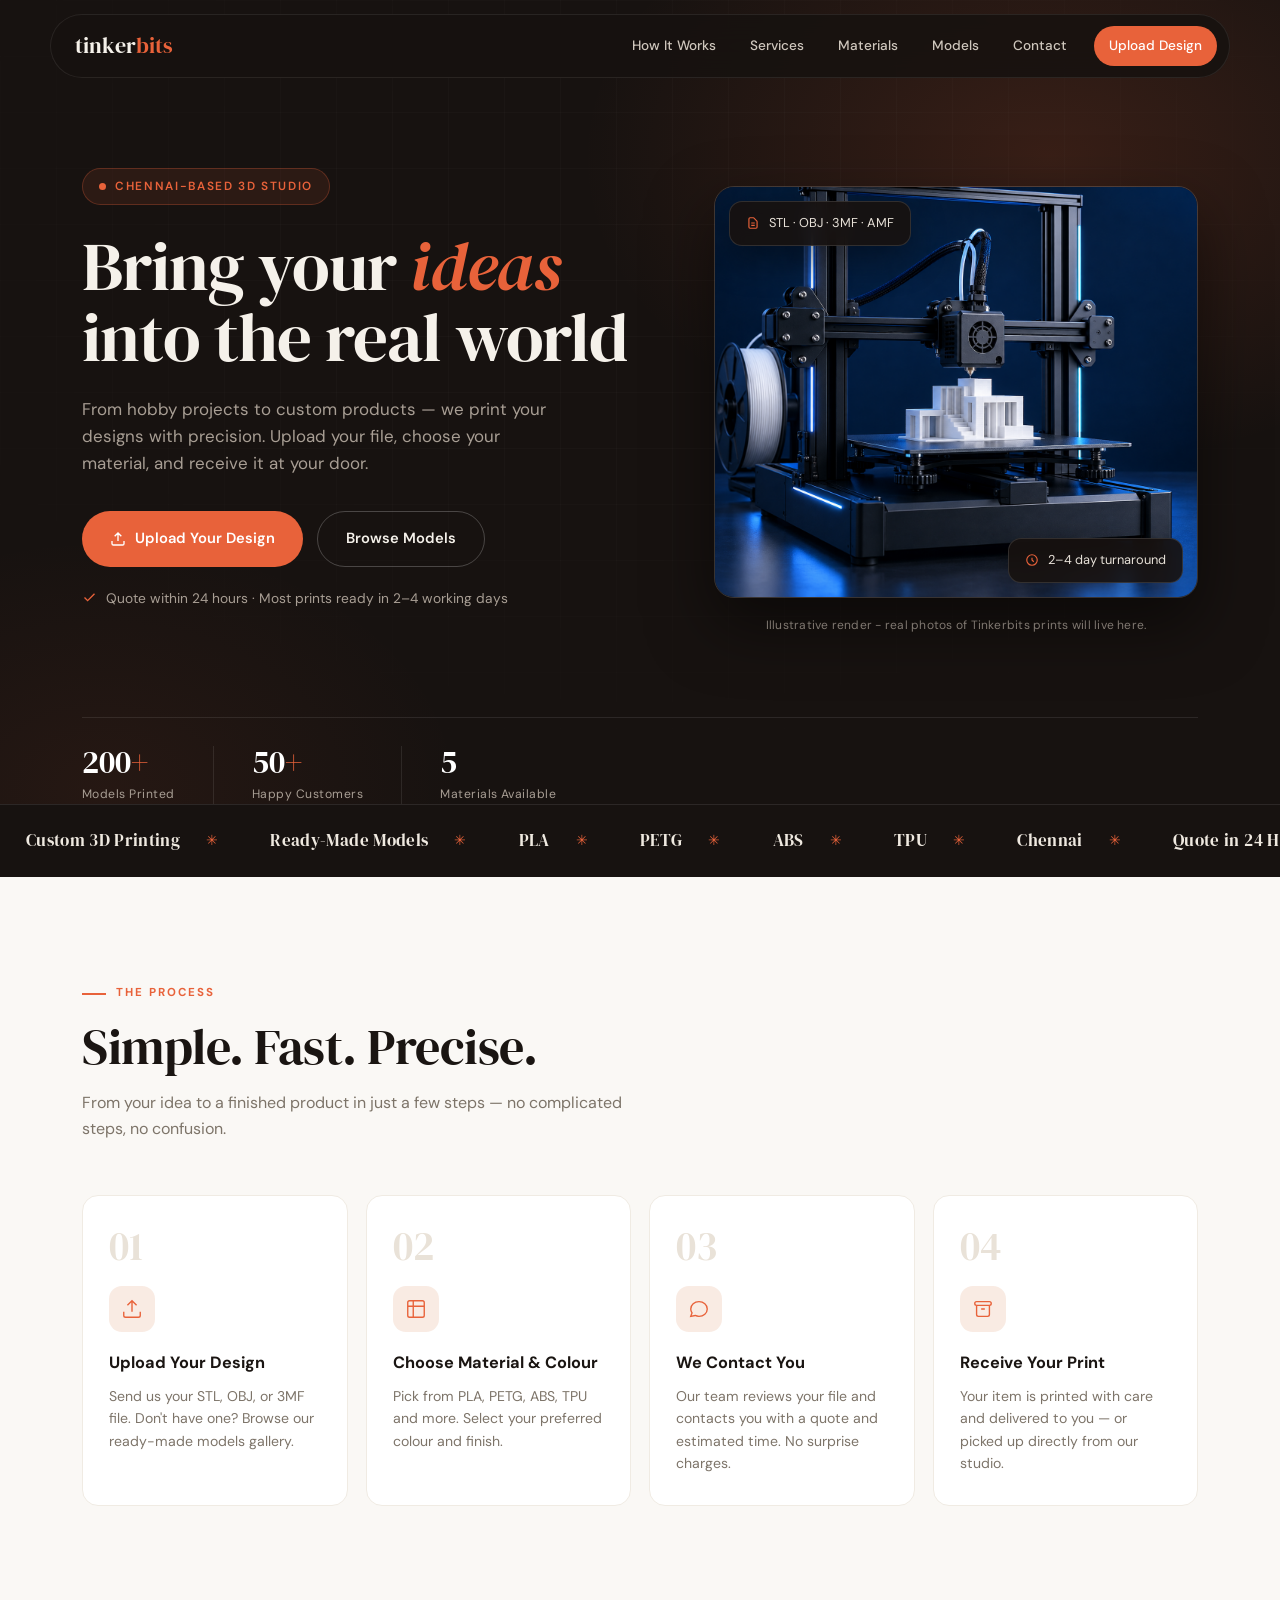
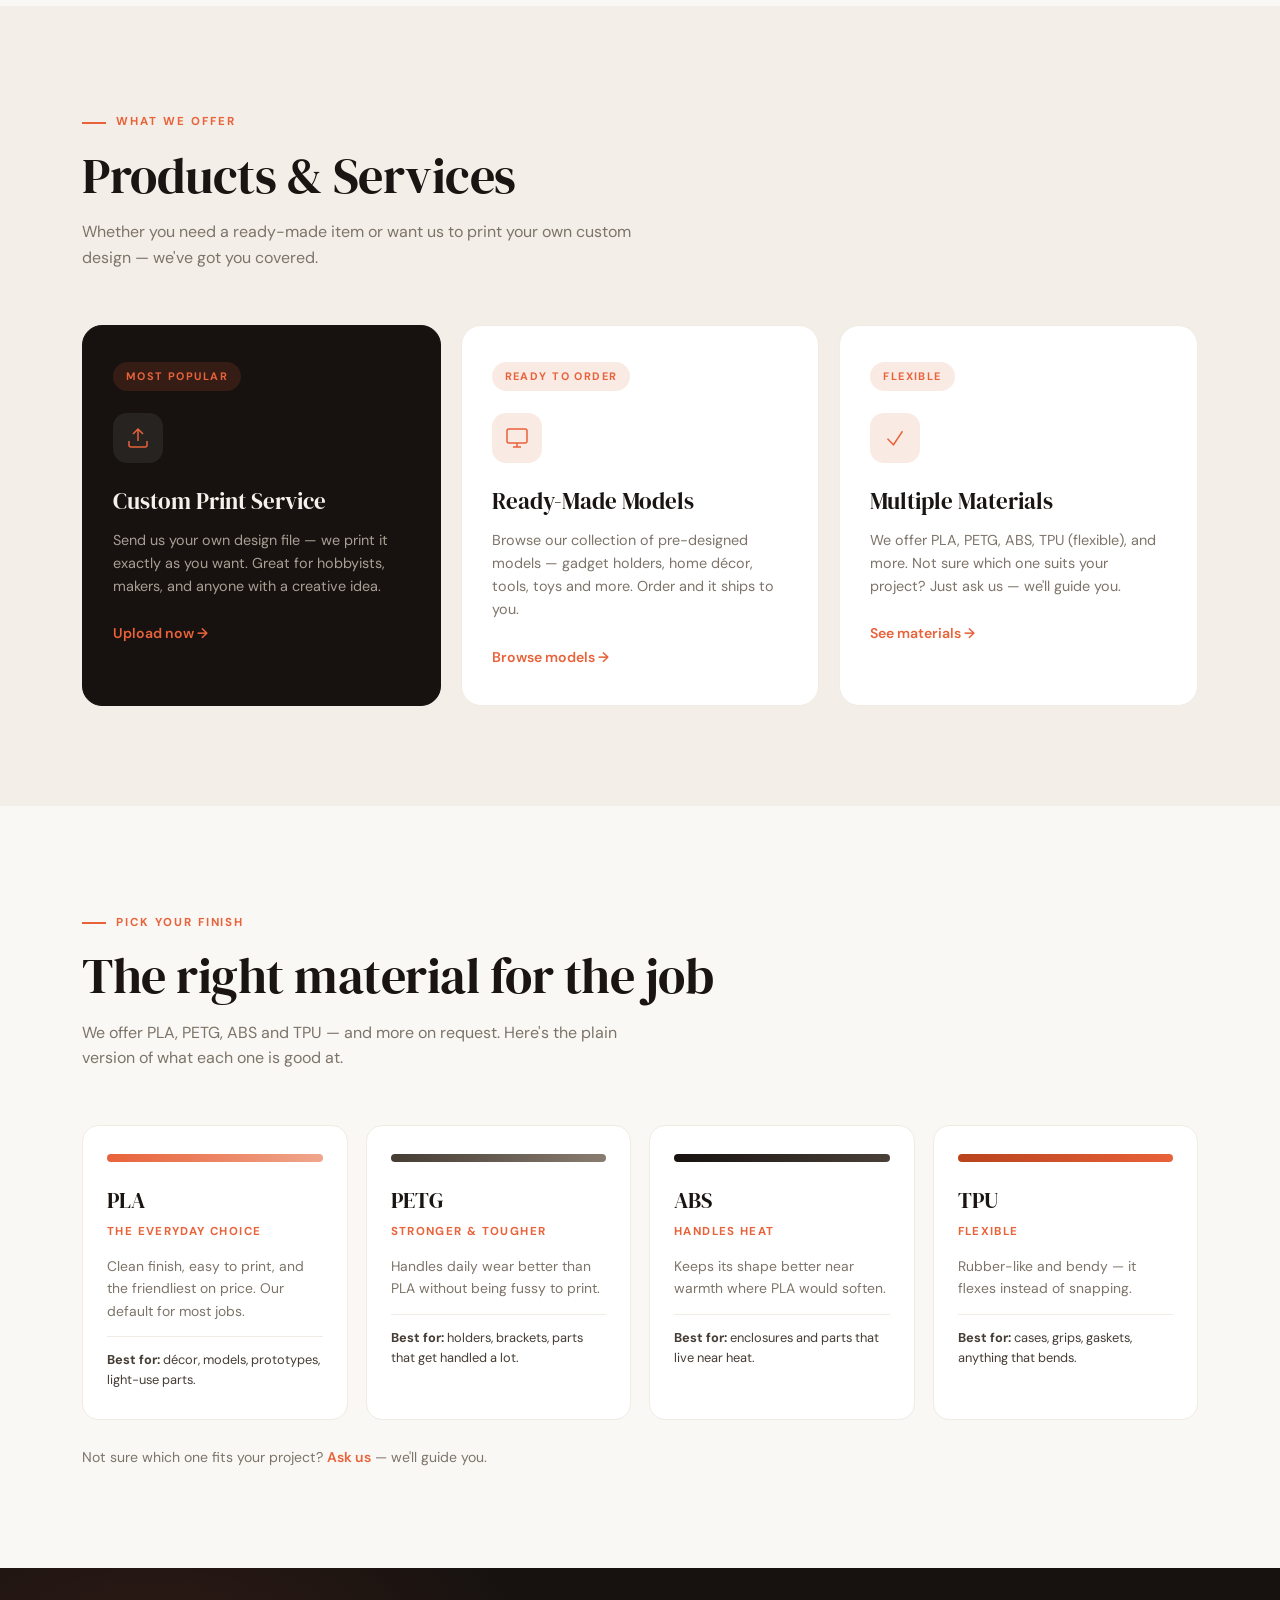
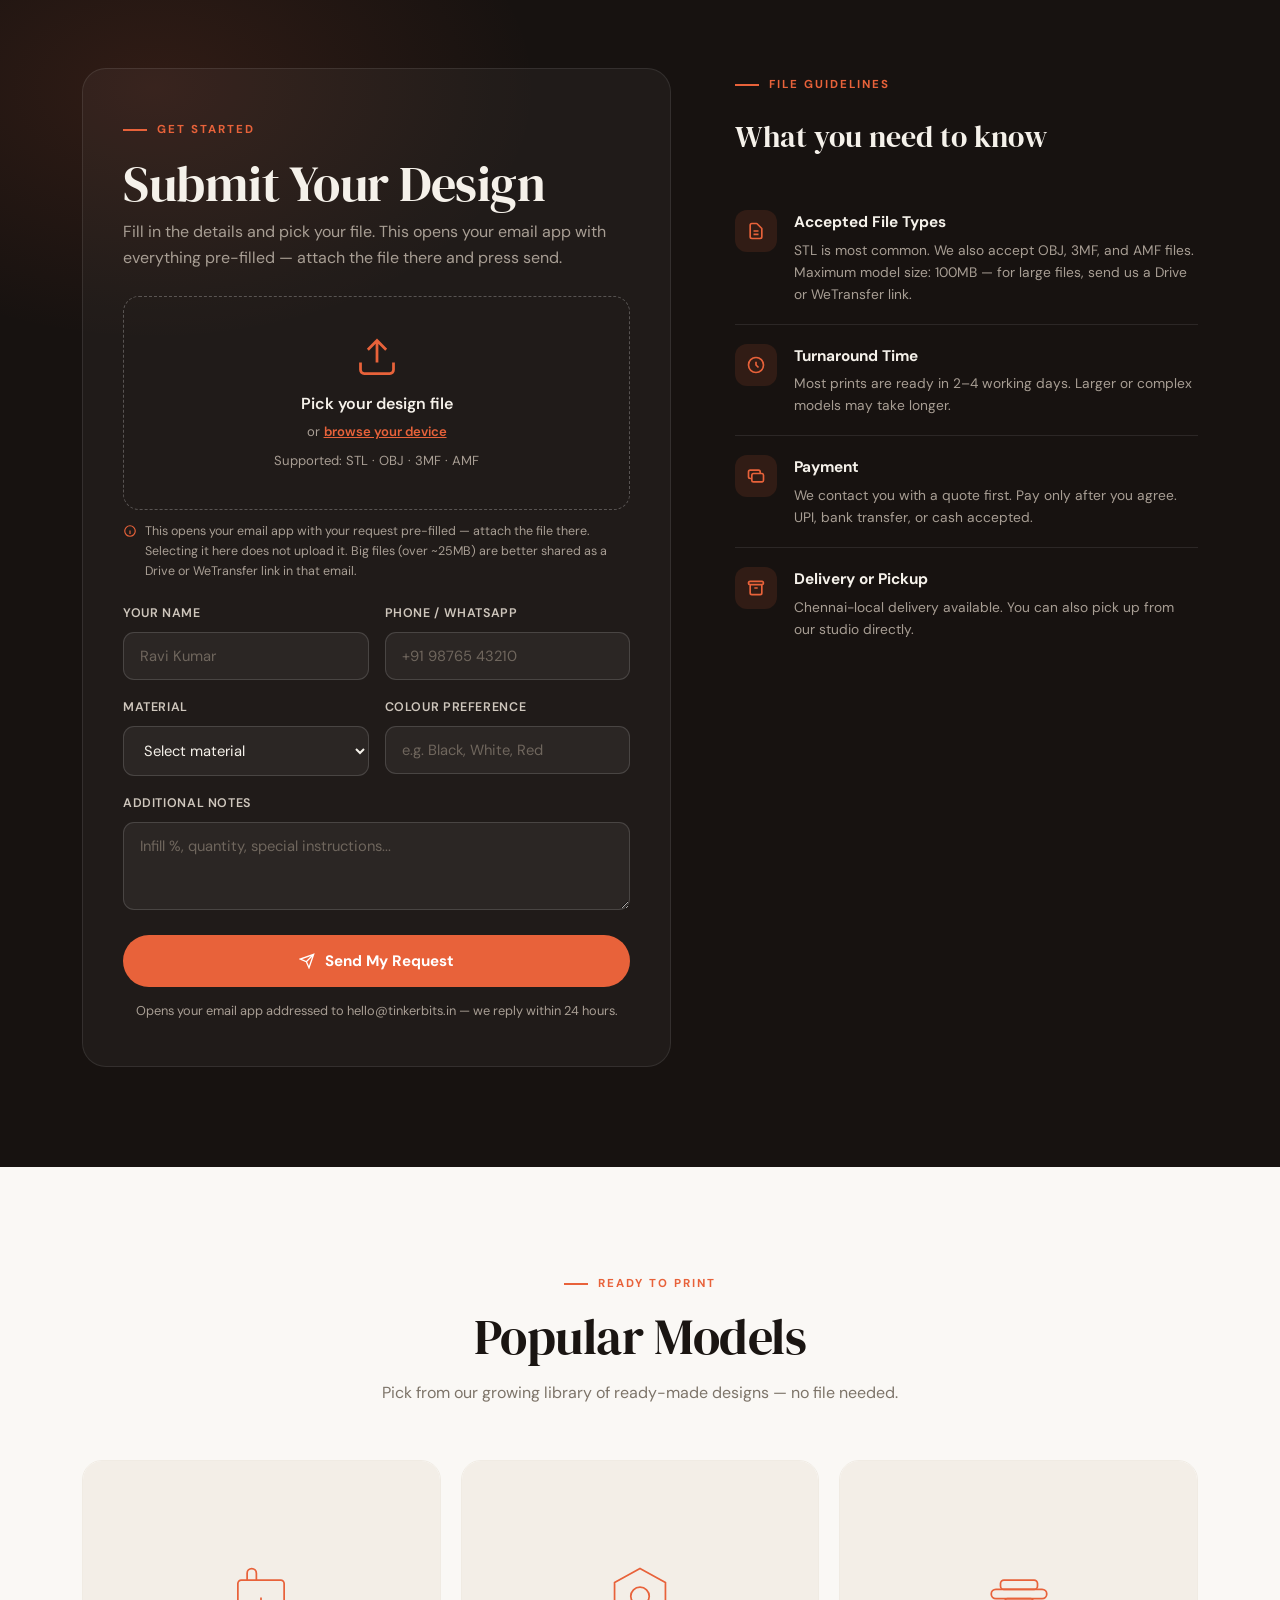
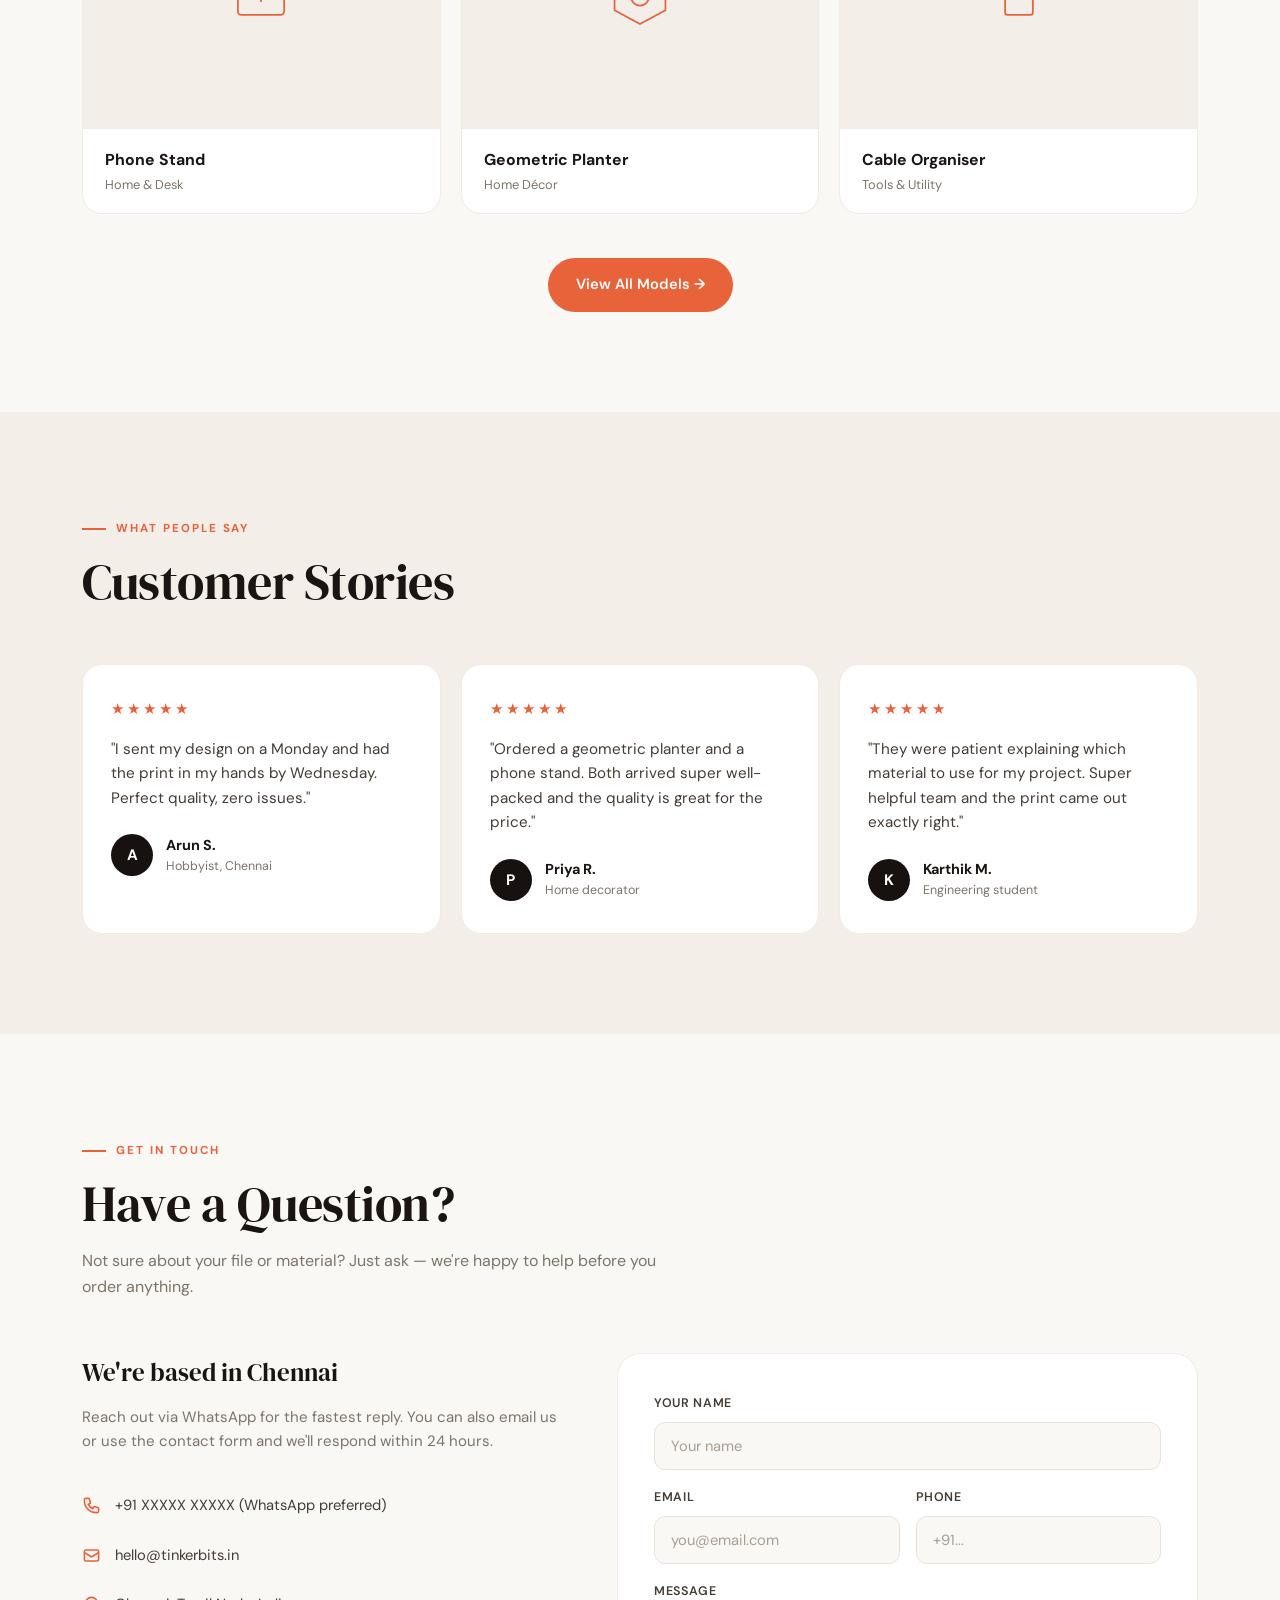
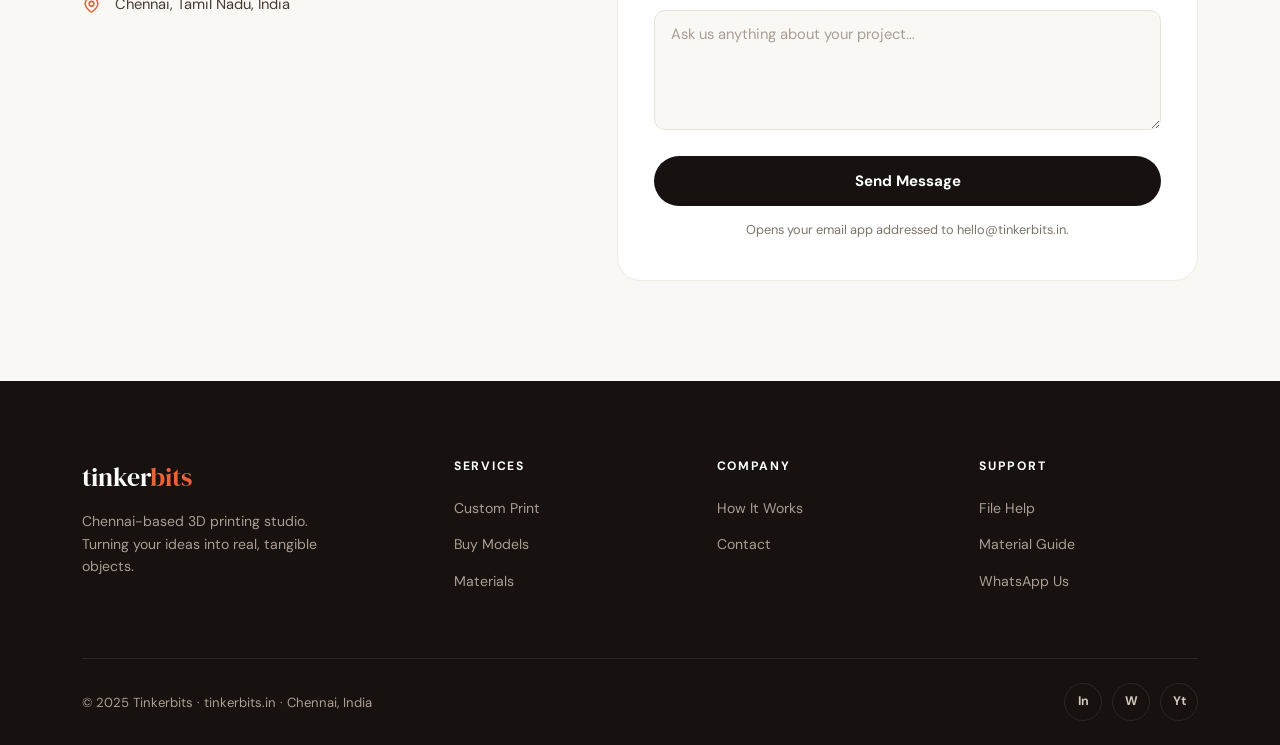
<file: 2-index.html>
<!DOCTYPE html>
<html lang="en">
<head>
  <meta charset="UTF-8" />
  <meta name="viewport" content="width=device-width, initial-scale=1.0" />
  <title>Tinkerbits — 3D Printing Studio, Chennai</title>
  <meta name="description" content="Chennai-based 3D printing studio. Upload your design or pick a ready-made model — printed with care and delivered to your door." />
  <link rel="preconnect" href="https://fonts.googleapis.com" />
  <link rel="preconnect" href="https://fonts.gstatic.com" crossorigin />
  <link href="https://fonts.googleapis.com/css2?family=DM+Serif+Display:ital@0;1&family=DM+Sans:wght@300;400;500;600;700&display=swap" rel="stylesheet" />
  <style>
    *, *::before, *::after { box-sizing: border-box; margin: 0; padding: 0; }
    :root {
      --bg: #faf8f5;
      --bg-warm: #f3eee7;
      --surface: #ffffff;
      --ink: #1a1512;
      --ink-2: #453c34;
      --muted: #7d7469;
      --border: #e9e2d8;
      --border-soft: #f0ebe3;
      --accent: #e8623a;
      --accent-strong: #cf4f28;
      --accent-soft: #f9ebe3;
      --dark: #171210;
      --dark-2: #211a16;
      --dark-line: rgba(255, 255, 255, 0.09);
      --dark-muted: #a89e94;
      --font-display: 'DM Serif Display', serif;
      --font-body: 'DM Sans', sans-serif;
      --max-w: 1180px;
      --radius: 16px;
      --ease: cubic-bezier(0.22, 1, 0.36, 1);
    }
    html { scroll-behavior: smooth; scroll-padding-top: 100px; }
    body {
      font-family: var(--font-body);
      background: var(--bg);
      color: var(--ink);
      line-height: 1.6;
      -webkit-font-smoothing: antialiased;
      overflow-x: hidden;
    }
    ::selection { background: var(--accent); color: #fff; }
    a { color: inherit; text-decoration: none; }
    ul { list-style: none; }
    svg { display: block; }
    img { max-width: 100%; display: block; }

    /* ─── NAV (dark floating pill) ─── */
    nav {
      position: fixed; top: 14px; left: 50%; transform: translateX(-50%);
      width: min(var(--max-w), calc(100% - 28px)); z-index: 100;
      display: flex; align-items: center; justify-content: space-between;
      padding: 11px 12px 11px 24px;
      background: rgba(23, 18, 16, 0.86);
      backdrop-filter: blur(16px); -webkit-backdrop-filter: blur(16px);
      border: 1px solid rgba(255, 255, 255, 0.08); border-radius: 100px;
      transition: box-shadow 0.4s var(--ease), background 0.4s var(--ease);
    }
    nav.scrolled { background: rgba(23, 18, 16, 0.95); box-shadow: 0 12px 36px rgba(23, 18, 16, 0.35); }
    .nav-logo { font-family: var(--font-display); font-size: 1.35rem; color: #f5f1ea; }
    .nav-logo span { color: var(--accent); }
    .nav-links { display: flex; align-items: center; gap: 4px; }
    .nav-links a {
      font-size: 0.85rem; font-weight: 500; color: #cfc7bd;
      padding: 9px 15px; border-radius: 100px;
      transition: color 0.25s var(--ease), background 0.25s var(--ease);
    }
    .nav-links a:hover { color: #fff; background: rgba(255, 255, 255, 0.07); }
    .nav-links a.nav-cta {
      background: var(--accent); color: #fff; margin-left: 8px;
      transition: background 0.25s var(--ease), transform 0.25s var(--ease), box-shadow 0.25s var(--ease);
    }
    .nav-links a.nav-cta:hover { background: var(--accent-strong); transform: translateY(-1px); box-shadow: 0 8px 22px rgba(232, 98, 58, 0.4); }
    .hamburger { display: none; flex-direction: column; gap: 5px; cursor: pointer; padding: 10px; background: none; border: none; }
    .hamburger span { width: 20px; height: 2px; background: #f5f1ea; border-radius: 2px; transition: 0.3s var(--ease); }

    /* ─── SHARED ─── */
    .section-inner { max-width: var(--max-w); margin: 0 auto; padding: 0 32px; }
    .section-label {
      display: inline-flex; align-items: center; gap: 10px;
      font-size: 0.72rem; font-weight: 700; letter-spacing: 0.17em; text-transform: uppercase;
      color: var(--accent); margin-bottom: 18px;
    }
    .section-label::before { content: ''; width: 24px; height: 2px; background: var(--accent); }
    .section-title {
      font-family: var(--font-display); font-weight: 400;
      font-size: clamp(2.1rem, 4.4vw, 3.1rem); line-height: 1.08; letter-spacing: -0.01em;
      margin-bottom: 16px;
    }
    .section-sub { color: var(--muted); max-width: 580px; font-size: 1rem; }
    section { padding: 100px 0; position: relative; }

    .btn-primary, .btn-outline {
      display: inline-flex; align-items: center; gap: 9px;
      padding: 15px 28px; border-radius: 100px;
      font-family: var(--font-body); font-size: 0.92rem; font-weight: 600;
      cursor: pointer; border: none;
      transition: transform 0.3s var(--ease), box-shadow 0.3s var(--ease), background 0.3s var(--ease), border-color 0.3s var(--ease), color 0.3s var(--ease);
    }
    .btn-primary { background: var(--accent); color: #fff; }
    .btn-primary:hover { background: var(--accent-strong); transform: translateY(-2px); box-shadow: 0 12px 32px rgba(232, 98, 58, 0.35); }
    .btn-outline { background: transparent; color: var(--ink); border: 1px solid var(--border); }
    .btn-outline:hover { border-color: var(--ink); transform: translateY(-2px); }

    .fade-in { opacity: 0; transform: translateY(26px); transition: opacity 0.8s var(--ease), transform 0.8s var(--ease); transition-delay: var(--d, 0s); }
    .fade-in.visible { opacity: 1; transform: none; }
    @media (prefers-reduced-motion: reduce) {
      html { scroll-behavior: auto; }
      .fade-in { opacity: 1; transform: none; transition: none; }
      *, *::before, *::after { animation-duration: 0.01ms !important; animation-iteration-count: 1 !important; transition-duration: 0.01ms !important; }
    }

    /* ─── HERO (dark, photo-led) ─── */
    .hero {
      background: var(--dark); color: #f5f1ea;
      padding: 168px 0 0; overflow: hidden;
    }
    .hero::before {
      content: ''; position: absolute; inset: 0;
      background:
        radial-gradient(720px 480px at 82% 18%, rgba(232, 98, 58, 0.16), transparent 65%),
        radial-gradient(600px 420px at 8% 90%, rgba(232, 98, 58, 0.07), transparent 60%);
      pointer-events: none;
    }
    .hero-bg-grid {
      position: absolute; inset: 0; opacity: 0.5; pointer-events: none;
      background-image:
        linear-gradient(rgba(255,255,255,0.035) 1px, transparent 1px),
        linear-gradient(90deg, rgba(255,255,255,0.035) 1px, transparent 1px);
      background-size: 56px 56px;
      mask-image: radial-gradient(ellipse 90% 80% at 50% 30%, #000 30%, transparent 75%);
      -webkit-mask-image: radial-gradient(ellipse 90% 80% at 50% 30%, #000 30%, transparent 75%);
    }
    .hero-inner {
      max-width: var(--max-w); margin: 0 auto; padding: 0 32px;
      display: grid; grid-template-columns: 1.08fr 0.92fr; gap: 64px; align-items: center;
      position: relative;
    }
    .hero-tag {
      display: inline-flex; align-items: center; gap: 9px;
      font-size: 0.74rem; font-weight: 600; letter-spacing: 0.14em; text-transform: uppercase;
      color: var(--accent); background: rgba(232, 98, 58, 0.1);
      border: 1px solid rgba(232, 98, 58, 0.28);
      padding: 8px 16px; border-radius: 100px; margin-bottom: 26px;
    }
    .hero-tag::before { content: ''; width: 7px; height: 7px; border-radius: 50%; background: var(--accent); }
    .hero h1 {
      font-family: var(--font-display); font-weight: 400;
      font-size: clamp(2.7rem, 5.6vw, 4.3rem); line-height: 1.04; letter-spacing: -0.015em;
      margin-bottom: 22px;
    }
    .hero h1 em { font-style: italic; color: var(--accent); }
    .hero-desc { color: var(--dark-muted); font-size: 1.06rem; max-width: 470px; margin-bottom: 34px; }
    .hero-actions { display: flex; gap: 14px; flex-wrap: wrap; margin-bottom: 20px; }
    .hero .btn-outline { color: #f5f1ea; border-color: rgba(255, 255, 255, 0.22); }
    .hero .btn-outline:hover { border-color: #f5f1ea; }
    .hero-expect {
      display: flex; align-items: center; gap: 9px;
      font-size: 0.86rem; color: var(--dark-muted); margin-bottom: 44px;
    }
    .hero-expect svg { color: var(--accent); flex-shrink: 0; }
    .hero-stats {
      grid-column: 1 / -1;
      display: flex; gap: 0; border-top: 1px solid var(--dark-line); padding-top: 28px;
    }
    .hero-stats > div { padding-right: 38px; margin-right: 38px; border-right: 1px solid var(--dark-line); }
    .hero-stats > div:last-child { border-right: none; padding-right: 0; margin-right: 0; }
    .stat-num { font-family: var(--font-display); font-size: 2rem; line-height: 1; color: #fff; }
    .stat-num span { color: var(--accent); }
    .stat-label { font-size: 0.76rem; color: var(--dark-muted); margin-top: 7px; letter-spacing: 0.04em; }

    /* hero visual: existing cube mark + honest photo slot */
    .hero-visual { position: relative; display: flex; flex-direction: column; gap: 18px; }
    .hero-photo {
      border-radius: 20px; overflow: hidden; position: relative;
      border: 1px solid rgba(255, 255, 255, 0.14);
      box-shadow: 0 26px 64px rgba(0, 0, 0, 0.5);
    }
    .hero-photo img { width: 100%; aspect-ratio: 4 / 3.4; object-fit: cover; }
    .hero-photo-caption {
      font-size: 0.75rem; color: var(--dark-muted); text-align: center; letter-spacing: 0.02em;
    }
    .hero-chip {
      position: absolute; z-index: 2; background: rgba(23, 18, 16, 0.92); backdrop-filter: blur(8px);
      border: 1px solid rgba(255, 255, 255, 0.12); border-radius: 13px;
      padding: 11px 16px; font-size: 0.8rem; color: #e8e2d9;
      display: flex; align-items: center; gap: 9px;
      box-shadow: 0 14px 34px rgba(0, 0, 0, 0.4);
    }
    .hero-chip svg { color: var(--accent); flex-shrink: 0; }
    .hero-chip.chip-1 { top: 14px; left: 14px; animation: float 7s ease-in-out infinite; }
    .hero-chip.chip-2 { bottom: 14px; right: 14px; animation: float 8.5s ease-in-out 1.2s infinite; }
    @keyframes float { 0%, 100% { transform: translateY(0); } 50% { transform: translateY(-13px); } }

    /* ─── MARQUEE ─── */
    .marquee {
      background: var(--dark); color: #efe9e0; border-top: 1px solid var(--dark-line);
      padding: 22px 0; overflow: hidden; white-space: nowrap; position: relative;
    }
    .marquee-track { display: inline-flex; gap: 0; animation: marquee 30s linear infinite; }
    .marquee span {
      font-family: var(--font-display); font-size: 1.06rem; letter-spacing: 0.02em;
      padding: 0 26px; display: inline-flex; align-items: center; gap: 26px;
    }
    .marquee span::after { content: '✳'; color: var(--accent); font-size: 0.9rem; }
    @keyframes marquee { from { transform: translateX(0); } to { transform: translateX(-50%); } }

    /* ─── STEPS ─── */
    .how { background: var(--bg); }
    .steps-grid { display: grid; grid-template-columns: repeat(4, 1fr); gap: 18px; margin-top: 54px; counter-reset: step; }
    .step {
      background: var(--surface); border: 1px solid var(--border-soft); border-radius: var(--radius);
      padding: 30px 26px; position: relative;
      transition: transform 0.35s var(--ease), box-shadow 0.35s var(--ease), border-color 0.35s var(--ease);
    }
    .step:hover { transform: translateY(-5px); border-color: var(--border); box-shadow: 0 18px 44px rgba(26, 21, 18, 0.08); }
    .step-num {
      font-family: var(--font-display); font-size: 2.5rem; line-height: 1;
      color: var(--border); margin-bottom: 20px; transition: color 0.35s var(--ease);
    }
    .step:hover .step-num { color: var(--accent); }
    .step-icon {
      width: 46px; height: 46px; border-radius: 13px; background: var(--accent-soft);
      display: flex; align-items: center; justify-content: center; margin-bottom: 18px; color: var(--accent);
    }
    .step-icon svg { width: 22px; height: 22px; }
    .step h3 { font-size: 1.02rem; font-weight: 700; margin-bottom: 8px; }
    .step p { font-size: 0.88rem; color: var(--muted); }

    /* ─── SERVICES ─── */
    .services { background: var(--bg-warm); }
    .services-grid { display: grid; grid-template-columns: repeat(3, 1fr); gap: 20px; margin-top: 54px; }
    .service-card {
      background: var(--surface); border: 1px solid var(--border-soft); border-radius: 20px;
      padding: 36px 30px; position: relative;
      transition: transform 0.35s var(--ease), box-shadow 0.35s var(--ease);
    }
    .service-card:hover { transform: translateY(-6px); box-shadow: 0 22px 50px rgba(26, 21, 18, 0.1); }
    .service-card.featured { background: var(--dark); color: #f5f1ea; border-color: var(--dark); }
    .service-card.featured p { color: var(--dark-muted); }
    .service-tag {
      display: inline-block; font-size: 0.68rem; font-weight: 700; letter-spacing: 0.13em; text-transform: uppercase;
      color: var(--accent); background: var(--accent-soft); border-radius: 100px; padding: 6px 13px; margin-bottom: 22px;
    }
    .service-card.featured .service-tag { background: rgba(232, 98, 58, 0.14); }
    .service-icon { width: 50px; height: 50px; border-radius: 14px; background: var(--accent-soft); display: flex; align-items: center; justify-content: center; margin-bottom: 20px; }
    .service-card.featured .service-icon { background: rgba(255, 255, 255, 0.07); }
    .service-icon svg { width: 24px; height: 24px; }
    .service-card h3 { font-family: var(--font-display); font-weight: 400; font-size: 1.42rem; margin-bottom: 10px; }
    .service-card p { font-size: 0.9rem; color: var(--muted); margin-bottom: 22px; }
    .service-link { font-size: 0.88rem; font-weight: 600; color: var(--accent); display: inline-flex; align-items: center; gap: 6px; transition: gap 0.3s var(--ease); }
    .service-link:hover { gap: 11px; }

    /* ─── MATERIALS ─── */
    .materials { background: var(--bg); }
    .materials-grid { display: grid; grid-template-columns: repeat(4, 1fr); gap: 18px; margin-top: 54px; }
    .material-card {
      background: var(--surface); border: 1px solid var(--border-soft); border-radius: var(--radius);
      padding: 28px 24px; transition: transform 0.35s var(--ease), box-shadow 0.35s var(--ease), border-color 0.35s var(--ease);
    }
    .material-card:hover { transform: translateY(-5px); border-color: var(--accent); box-shadow: 0 18px 44px rgba(26, 21, 18, 0.08); }
    .material-swatch { width: 100%; height: 8px; border-radius: 100px; margin-bottom: 22px; }
    .material-card h3 { font-family: var(--font-display); font-weight: 400; font-size: 1.35rem; margin-bottom: 4px; }
    .material-kind { font-size: 0.72rem; font-weight: 700; letter-spacing: 0.12em; text-transform: uppercase; color: var(--accent); margin-bottom: 14px; }
    .material-card p { font-size: 0.87rem; color: var(--muted); margin-bottom: 14px; }
    .material-best { font-size: 0.8rem; color: var(--ink-2); border-top: 1px solid var(--border-soft); padding-top: 13px; }
    .material-best strong { font-weight: 700; }
    .materials-note { margin-top: 26px; font-size: 0.88rem; color: var(--muted); }
    .materials-note a { color: var(--accent); font-weight: 600; }

    /* ─── UPLOAD ─── */
    .upload-sec { background: var(--dark); color: #f5f1ea; }
    .upload-sec::before {
      content: ''; position: absolute; inset: 0; pointer-events: none;
      background: radial-gradient(640px 420px at 12% 10%, rgba(232, 98, 58, 0.12), transparent 60%);
    }
    .upload-inner { display: grid; grid-template-columns: 1.12fr 0.88fr; gap: 64px; position: relative; }
    .upload-sec .section-sub { color: var(--dark-muted); }
    .upload-form-wrap {
      background: rgba(255, 255, 255, 0.04); border: 1px solid var(--dark-line);
      border-radius: 24px; padding: 44px 40px;
    }
    .dropzone {
      border: 1.5px dashed rgba(255, 255, 255, 0.25); border-radius: var(--radius);
      padding: 38px 24px; text-align: center; cursor: pointer; margin-bottom: 12px;
      transition: border-color 0.3s var(--ease), background 0.3s var(--ease);
    }
    .dropzone:hover, .dropzone.dragover { border-color: var(--accent); background: rgba(232, 98, 58, 0.07); }
    .dropzone-icon { color: var(--accent); display: flex; justify-content: center; margin-bottom: 12px; }
    .dropzone h4 { font-size: 1rem; font-weight: 600; margin-bottom: 4px; }
    .dropzone p { font-size: 0.82rem; color: var(--dark-muted); }
    .browse-link { color: var(--accent); font-weight: 600; text-decoration: underline; }
    #fileInput { display: none; }
    .file-note { font-size: 0.78rem; color: var(--dark-muted); margin-bottom: 22px; display: flex; gap: 8px; align-items: flex-start; }
    .file-note svg { flex-shrink: 0; margin-top: 2px; color: var(--accent); }
    .file-preview {
      display: none; align-items: center; gap: 10px; background: rgba(232, 98, 58, 0.1);
      border: 1px solid rgba(232, 98, 58, 0.3); border-radius: 10px;
      padding: 11px 15px; font-size: 0.86rem; margin-bottom: 22px; color: #f0b49e;
    }
    .file-preview.show { display: flex; }
    .file-preview svg { width: 17px; height: 17px; }
    .form-row { display: grid; grid-template-columns: 1fr 1fr; gap: 16px; }
    .form-group { margin-bottom: 18px; }
    .form-group label { display: block; font-size: 0.78rem; font-weight: 600; letter-spacing: 0.05em; text-transform: uppercase; margin-bottom: 8px; color: #cfc7bd; }
    .form-control {
      width: 100%; padding: 13px 16px; border-radius: 11px;
      border: 1px solid rgba(255, 255, 255, 0.14); background: rgba(255, 255, 255, 0.05);
      font-family: var(--font-body); font-size: 0.92rem; color: #f5f1ea;
      transition: border-color 0.3s var(--ease), background 0.3s var(--ease);
    }
    .form-control::placeholder { color: #6f665d; }
    .form-control:focus { outline: none; border-color: var(--accent); background: rgba(255, 255, 255, 0.08); }
    select.form-control option { color: #1a1512; }
    textarea.form-control { resize: vertical; min-height: 88px; }
    .submit-btn {
      width: 100%; padding: 16px; border-radius: 100px; border: none; cursor: pointer;
      background: var(--accent); color: #fff; font-family: var(--font-body);
      font-size: 0.95rem; font-weight: 700; display: flex; align-items: center; justify-content: center; gap: 10px;
      transition: background 0.3s var(--ease), transform 0.3s var(--ease), box-shadow 0.3s var(--ease);
    }
    .submit-btn:hover { background: var(--accent-strong); transform: translateY(-2px); box-shadow: 0 14px 34px rgba(232, 98, 58, 0.4); }
    .form-note { text-align: center; font-size: 0.8rem; color: var(--dark-muted); margin-top: 14px; }
    .upload-info h2 { font-family: var(--font-display); font-weight: 400; font-size: 1.9rem; margin-bottom: 30px; }
    .info-list li { display: flex; gap: 17px; padding: 19px 0; border-bottom: 1px solid var(--dark-line); }
    .info-list li:last-child { border-bottom: none; }
    .info-icon {
      width: 42px; height: 42px; border-radius: 12px; flex-shrink: 0;
      background: rgba(232, 98, 58, 0.12); color: var(--accent);
      display: flex; align-items: center; justify-content: center;
    }
    .info-icon svg { width: 20px; height: 20px; }
    .info-list h4 { font-size: 0.96rem; font-weight: 700; margin-bottom: 4px; }
    .info-list p { font-size: 0.86rem; color: var(--dark-muted); }

    /* ─── MODELS TEASER ─── */
    .models-teaser { background: var(--bg); text-align: center; }
    .models-teaser .section-sub { margin: 0 auto; }
    .models-grid-preview { display: grid; grid-template-columns: repeat(3, 1fr); gap: 20px; margin: 54px 0 44px; text-align: left; }
    .model-thumb {
      background: var(--surface); border: 1px solid var(--border-soft); border-radius: 20px; overflow: hidden;
      transition: transform 0.35s var(--ease), box-shadow 0.35s var(--ease);
    }
    .model-thumb:hover { transform: translateY(-6px); box-shadow: 0 22px 50px rgba(26, 21, 18, 0.1); }
    .model-thumb-img {
      aspect-ratio: 4 / 3; background: var(--bg-warm); display: flex; align-items: center; justify-content: center;
      color: var(--accent); border-bottom: 1px solid var(--border-soft);
    }
    .model-thumb-img svg { width: 74px; height: 74px; }
    .model-thumb-body { padding: 18px 22px; }
    .model-thumb-body h4 { font-size: 0.99rem; font-weight: 700; }
    .model-thumb-body p { font-size: 0.8rem; color: var(--muted); margin-top: 3px; }

    /* ─── TESTIMONIALS ─── */
    .testimonials { background: var(--bg-warm); }
    .testi-grid { display: grid; grid-template-columns: repeat(3, 1fr); gap: 20px; margin-top: 54px; }
    .testi-card {
      background: var(--surface); border: 1px solid var(--border-soft); border-radius: 20px; padding: 32px 28px;
      transition: transform 0.35s var(--ease), box-shadow 0.35s var(--ease);
    }
    .testi-card:hover { transform: translateY(-5px); box-shadow: 0 18px 44px rgba(26, 21, 18, 0.09); }
    .stars { color: var(--accent); letter-spacing: 3px; margin-bottom: 16px; font-size: 0.95rem; }
    .testi-text { font-size: 0.95rem; color: var(--ink-2); margin-bottom: 24px; }
    .testi-author { display: flex; align-items: center; gap: 13px; }
    .testi-avatar {
      width: 42px; height: 42px; border-radius: 50%; background: var(--dark); color: #fff;
      display: flex; align-items: center; justify-content: center; font-weight: 700; font-size: 0.95rem;
    }
    .testi-name { font-size: 0.9rem; font-weight: 700; }
    .testi-role { font-size: 0.78rem; color: var(--muted); }

    /* ─── CONTACT ─── */
    .contact { background: var(--bg); }
    .contact-grid { display: grid; grid-template-columns: 0.9fr 1.1fr; gap: 60px; margin-top: 54px; align-items: start; }
    .contact-info h3 { font-family: var(--font-display); font-weight: 400; font-size: 1.55rem; margin-bottom: 12px; }
    .contact-info > p { color: var(--muted); font-size: 0.94rem; margin-bottom: 28px; }
    .contact-details li { display: flex; align-items: center; gap: 14px; padding: 13px 0; font-size: 0.92rem; color: var(--ink-2); }
    .contact-details svg { width: 19px; height: 19px; color: var(--accent); flex-shrink: 0; }
    .contact-form {
      background: var(--surface); border: 1px solid var(--border-soft); border-radius: 24px; padding: 40px 36px;
    }
    .contact-form .form-group label { color: var(--ink-2); }
    .contact-form .form-control { border-color: var(--border); background: var(--bg); color: var(--ink); }
    .contact-form .form-control::placeholder { color: #a89e93; }
    .contact-form .form-control:focus { border-color: var(--accent); background: var(--surface); }
    .contact-submit {
      width: 100%; padding: 15px; border-radius: 100px; border: none; cursor: pointer;
      background: var(--dark); color: #fff; font-family: var(--font-body); font-size: 0.94rem; font-weight: 700;
      transition: background 0.3s var(--ease), transform 0.3s var(--ease), box-shadow 0.3s var(--ease);
    }
    .contact-submit:hover { background: var(--accent); transform: translateY(-2px); box-shadow: 0 12px 30px rgba(232, 98, 58, 0.35); }

    /* ─── FOOTER ─── */
    footer { background: var(--dark); color: #cfc7bd; padding: 76px 0 0; }
    .footer-inner { max-width: var(--max-w); margin: 0 auto; padding: 0 32px; }
    .footer-top { display: grid; grid-template-columns: 1.5fr 1fr 1fr 1fr; gap: 44px; padding-bottom: 54px; }
    .footer-logo { font-family: var(--font-display); font-size: 1.6rem; color: #fff; margin-bottom: 12px; }
    .footer-logo span { color: var(--accent); }
    .footer-tagline { font-size: 0.88rem; color: var(--dark-muted); max-width: 270px; }
    .footer-col h4 { font-size: 0.76rem; font-weight: 700; letter-spacing: 0.14em; text-transform: uppercase; color: #fff; margin-bottom: 18px; }
    .footer-col ul li { margin-bottom: 11px; }
    .footer-col a { font-size: 0.88rem; color: var(--dark-muted); transition: color 0.25s var(--ease); }
    .footer-col a:hover { color: var(--accent); }
    .footer-bottom {
      border-top: 1px solid var(--dark-line); padding: 24px 0;
      display: flex; align-items: center; justify-content: space-between; gap: 16px; flex-wrap: wrap;
    }
    .footer-copy { font-size: 0.82rem; color: var(--dark-muted); }
    .footer-socials { display: flex; gap: 10px; }
    .footer-socials a {
      width: 38px; height: 38px; border-radius: 50%; border: 1px solid var(--dark-line);
      display: flex; align-items: center; justify-content: center;
      font-size: 0.78rem; font-weight: 700; color: #cfc7bd;
      transition: background 0.3s var(--ease), color 0.3s var(--ease), border-color 0.3s var(--ease);
    }
    .footer-socials a:hover { background: var(--accent); border-color: var(--accent); color: #fff; }

    /* ─── TOAST ─── */
    .toast {
      position: fixed; bottom: 26px; left: 50%; transform: translate(-50%, 90px);
      background: var(--dark); color: #fff; border: 1px solid rgba(255,255,255,0.12);
      padding: 14px 24px; border-radius: 100px; font-size: 0.88rem; z-index: 200;
      display: flex; align-items: center; gap: 11px; opacity: 0;
      transition: transform 0.45s var(--ease), opacity 0.45s var(--ease);
      box-shadow: 0 18px 44px rgba(0, 0, 0, 0.35); max-width: calc(100% - 40px); text-align: center;
    }
    .toast.show { transform: translate(-50%, 0); opacity: 1; }
    .toast-dot { width: 8px; height: 8px; border-radius: 50%; background: var(--accent); flex-shrink: 0; }

    /* ─── RESPONSIVE ─── */
    @media (max-width: 1020px) {
      .steps-grid { grid-template-columns: repeat(2, 1fr); }
      .services-grid, .testi-grid { grid-template-columns: 1fr 1fr; }
      .materials-grid { grid-template-columns: repeat(2, 1fr); }
      .hero-inner { grid-template-columns: 1fr; gap: 48px; }
      .hero-visual { max-width: 520px; }
      .upload-inner { grid-template-columns: 1fr; gap: 44px; }
      .contact-grid { grid-template-columns: 1fr; gap: 40px; }
      .footer-top { grid-template-columns: 1fr 1fr; gap: 32px; }
    }
    @media (max-width: 720px) {
      section { padding: 74px 0; }
      .hero { padding-top: 128px; }
      .hamburger { display: flex; }
      .nav-links {
        position: absolute; top: calc(100% + 10px); left: 0; right: 0;
        flex-direction: column; align-items: stretch; gap: 2px;
        background: rgba(23, 18, 16, 0.97); backdrop-filter: blur(18px);
        border: 1px solid rgba(255,255,255,0.1); border-radius: 22px; padding: 12px;
        opacity: 0; visibility: hidden; transform: translateY(-8px);
        transition: opacity 0.3s var(--ease), transform 0.3s var(--ease), visibility 0.3s;
      }
      .nav-links.open { opacity: 1; visibility: visible; transform: none; }
      .nav-links a { padding: 13px 18px; font-size: 0.95rem; }
      .nav-links a.nav-cta { margin-left: 0; text-align: center; margin-top: 6px; }
      .steps-grid, .services-grid, .testi-grid, .models-grid-preview, .materials-grid { grid-template-columns: 1fr; }
      .form-row { grid-template-columns: 1fr; }
      .upload-form-wrap { padding: 30px 22px; }
      .contact-form { padding: 28px 22px; }
      .hero-stats > div { padding-right: 22px; margin-right: 22px; }
      .footer-top { grid-template-columns: 1fr; gap: 28px; }
      .footer-bottom { justify-content: center; text-align: center; }
    }
  </style>
</head>
<body>

  <!-- ─── NAV ─── -->
  <nav id="navbar">
    <a href="#home" class="nav-logo">tinker<span>bits</span></a>
    <div class="nav-links" id="navLinks">
      <a href="#how-it-works">How It Works</a>
      <a href="#services">Services</a>
      <a href="#materials">Materials</a>
      <a href="models.html">Models</a>
      <a href="#contact">Contact</a>
      <a href="#upload" class="nav-cta">Upload Design</a>
    </div>
    <button class="hamburger" id="hamburger" onclick="toggleMenu()" aria-label="Menu">
      <span></span><span></span><span></span>
    </button>
  </nav>

  <!-- ─── HERO ─── -->
  <section class="hero" id="home">
    <div class="hero-bg-grid"></div>
    <div class="hero-inner">
      <div class="hero-text">
        <div class="hero-tag">Chennai-based 3D Studio</div>
        <h1>Bring your <em>ideas</em> into the real world</h1>
        <p class="hero-desc">From hobby projects to custom products — we print your designs with precision. Upload your file, choose your material, and receive it at your door.</p>
        <div class="hero-actions">
          <a href="#upload" class="btn-primary">
            <svg width="16" height="16" fill="none" stroke="currentColor" stroke-width="2" viewBox="0 0 24 24"><path d="M21 15v4a2 2 0 01-2 2H5a2 2 0 01-2-2v-4M17 8l-5-5-5 5M12 3v12"/></svg>
            Upload Your Design
          </a>
          <a href="models.html" class="btn-outline">Browse Models</a>
        </div>
        <div class="hero-expect">
          <svg width="15" height="15" fill="none" stroke="currentColor" stroke-width="2.2" viewBox="0 0 24 24"><path d="M20 6L9 17l-5-5"/></svg>
          Quote within 24 hours · Most prints ready in 2–4 working days
        </div>
      </div>
      <div class="hero-visual">
        <div class="hero-photo">
          <img src="hero-print.png" alt="A desktop 3D printer mid-print beside finished printed parts - illustrative render" />
          <div class="hero-chip chip-1">
          <svg width="14" height="14" fill="none" stroke="currentColor" stroke-width="2" viewBox="0 0 24 24"><path d="M9 12h6m-6 4h6m2 5H7a2 2 0 01-2-2V5a2 2 0 012-2h5.586a1 1 0 01.707.293l5.414 5.414a1 1 0 01.293.707V19a2 2 0 01-2 2z"/></svg>
          STL · OBJ · 3MF · AMF
        </div>
          <div class="hero-chip chip-2">
          <svg width="14" height="14" fill="none" stroke="currentColor" stroke-width="2" viewBox="0 0 24 24"><path d="M12 8v4l3 3m6-3a9 9 0 11-18 0 9 9 0 0118 0z"/></svg>
          2–4 day turnaround
        </div>
        </div>
        <p class="hero-photo-caption">Illustrative render - real photos of Tinkerbits prints will live here.</p>
      </div>
        <div class="hero-stats">
          <div><div class="stat-num">200<span>+</span></div><div class="stat-label">Models Printed</div></div>
          <div><div class="stat-num">50<span>+</span></div><div class="stat-label">Happy Customers</div></div>
          <div><div class="stat-num">5</div><div class="stat-label">Materials Available</div></div>
        </div>
    </div>
    <!-- ─── MARQUEE ─── -->
    <div class="marquee" aria-hidden="true">
      <div class="marquee-track" id="marqueeTrack">
        <span>Custom 3D Printing</span><span>Ready-Made Models</span><span>PLA</span><span>PETG</span><span>ABS</span><span>TPU</span><span>Chennai</span><span>Quote in 24 Hours</span><span>2–4 Day Turnaround</span>
      </div>
    </div>
  </section>

  <!-- ─── HOW IT WORKS ─── -->
  <section class="how" id="how-it-works">
    <div class="section-inner">
      <div class="section-label fade-in">The Process</div>
      <h2 class="section-title fade-in">Simple. Fast. Precise.</h2>
      <p class="section-sub fade-in">From your idea to a finished product in just a few steps — no complicated steps, no confusion.</p>
      <div class="steps-grid">
        <div class="step fade-in">
          <div class="step-num">01</div>
          <div class="step-icon"><svg fill="none" stroke="currentColor" stroke-width="1.5" viewBox="0 0 24 24"><path d="M21 15v4a2 2 0 01-2 2H5a2 2 0 01-2-2v-4M17 8l-5-5-5 5M12 3v12"/></svg></div>
          <h3>Upload Your Design</h3>
          <p>Send us your STL, OBJ, or 3MF file. Don't have one? Browse our ready-made models gallery.</p>
        </div>
        <div class="step fade-in" style="--d:0.08s">
          <div class="step-num">02</div>
          <div class="step-icon"><svg fill="none" stroke="currentColor" stroke-width="1.5" viewBox="0 0 24 24"><path d="M9 3H5a2 2 0 00-2 2v4m6-6h10a2 2 0 012 2v4M9 3v18m0 0h10a2 2 0 002-2V9M9 21H5a2 2 0 01-2-2V9m0 0h18"/></svg></div>
          <h3>Choose Material &amp; Colour</h3>
          <p>Pick from PLA, PETG, ABS, TPU and more. Select your preferred colour and finish.</p>
        </div>
        <div class="step fade-in" style="--d:0.16s">
          <div class="step-num">03</div>
          <div class="step-icon"><svg fill="none" stroke="currentColor" stroke-width="1.5" viewBox="0 0 24 24"><path d="M8 12h.01M12 12h.01M16 12h.01M21 12c0 4.418-4.03 8-9 8a9.863 9.863 0 01-4.255-.949L3 20l1.395-3.72C3.512 15.042 3 13.574 3 12c0-4.418 4.03-8 9-8s9 3.582 9 8z"/></svg></div>
          <h3>We Contact You</h3>
          <p>Our team reviews your file and contacts you with a quote and estimated time. No surprise charges.</p>
        </div>
        <div class="step fade-in" style="--d:0.24s">
          <div class="step-num">04</div>
          <div class="step-icon"><svg fill="none" stroke="currentColor" stroke-width="1.5" viewBox="0 0 24 24"><path d="M5 8h14M5 8a2 2 0 110-4h14a2 2 0 110 4M5 8v10a2 2 0 002 2h10a2 2 0 002-2V8m-9 4h4"/></svg></div>
          <h3>Receive Your Print</h3>
          <p>Your item is printed with care and delivered to you — or picked up directly from our studio.</p>
        </div>
      </div>
    </div>
  </section>

  <!-- ─── SERVICES ─── -->
  <section class="services" id="services">
    <div class="section-inner">
      <div class="section-label fade-in">What We Offer</div>
      <h2 class="section-title fade-in">Products &amp; Services</h2>
      <p class="section-sub fade-in">Whether you need a ready-made item or want us to print your own custom design — we've got you covered.</p>
      <div class="services-grid">
        <div class="service-card featured fade-in">
          <div class="service-tag">Most Popular</div>
          <div class="service-icon"><svg fill="none" stroke="#e8623a" stroke-width="1.5" viewBox="0 0 24 24"><path d="M21 15v4a2 2 0 01-2 2H5a2 2 0 01-2-2v-4M17 8l-5-5-5 5M12 3v12"/></svg></div>
          <h3>Custom Print Service</h3>
          <p>Send us your own design file — we print it exactly as you want. Great for hobbyists, makers, and anyone with a creative idea.</p>
          <a href="#upload" class="service-link">Upload now →</a>
        </div>
        <div class="service-card fade-in" style="--d:0.1s">
          <div class="service-tag">Ready to Order</div>
          <div class="service-icon"><svg fill="none" stroke="#e8623a" stroke-width="1.5" viewBox="0 0 24 24"><rect x="2" y="3" width="20" height="14" rx="2"/><path d="M8 21h8M12 17v4"/></svg></div>
          <h3>Ready-Made Models</h3>
          <p>Browse our collection of pre-designed models — gadget holders, home décor, tools, toys and more. Order and it ships to you.</p>
          <a href="models.html" class="service-link">Browse models →</a>
        </div>
        <div class="service-card fade-in" style="--d:0.2s">
          <div class="service-tag">Flexible</div>
          <div class="service-icon"><svg fill="none" stroke="#e8623a" stroke-width="1.5" viewBox="0 0 24 24"><path d="M4.5 12.75l6 6 9-13.5"/></svg></div>
          <h3>Multiple Materials</h3>
          <p>We offer PLA, PETG, ABS, TPU (flexible), and more. Not sure which one suits your project? Just ask us — we'll guide you.</p>
          <a href="#materials" class="service-link">See materials →</a>
        </div>
      </div>
    </div>
  </section>

  <!-- ─── MATERIALS ─── -->
  <section class="materials" id="materials">
    <div class="section-inner">
      <div class="section-label fade-in">Pick Your Finish</div>
      <h2 class="section-title fade-in">The right material for the job</h2>
      <p class="section-sub fade-in">We offer PLA, PETG, ABS and TPU — and more on request. Here's the plain version of what each one is good at.</p>
      <div class="materials-grid">
        <div class="material-card fade-in">
          <div class="material-swatch" style="background: linear-gradient(90deg, #e8623a, #f0a68c);"></div>
          <h3>PLA</h3>
          <div class="material-kind">The everyday choice</div>
          <p>Clean finish, easy to print, and the friendliest on price. Our default for most jobs.</p>
          <div class="material-best"><strong>Best for:</strong> décor, models, prototypes, light-use parts.</div>
        </div>
        <div class="material-card fade-in" style="--d:0.08s">
          <div class="material-swatch" style="background: linear-gradient(90deg, #453c34, #8a7d70);"></div>
          <h3>PETG</h3>
          <div class="material-kind">Stronger &amp; tougher</div>
          <p>Handles daily wear better than PLA without being fussy to print.</p>
          <div class="material-best"><strong>Best for:</strong> holders, brackets, parts that get handled a lot.</div>
        </div>
        <div class="material-card fade-in" style="--d:0.16s">
          <div class="material-swatch" style="background: linear-gradient(90deg, #171210, #4a4038);"></div>
          <h3>ABS</h3>
          <div class="material-kind">Handles heat</div>
          <p>Keeps its shape better near warmth where PLA would soften.</p>
          <div class="material-best"><strong>Best for:</strong> enclosures and parts that live near heat.</div>
        </div>
        <div class="material-card fade-in" style="--d:0.24s">
          <div class="material-swatch" style="background: linear-gradient(90deg, #b8431d, #e8623a);"></div>
          <h3>TPU</h3>
          <div class="material-kind">Flexible</div>
          <p>Rubber-like and bendy — it flexes instead of snapping.</p>
          <div class="material-best"><strong>Best for:</strong> cases, grips, gaskets, anything that bends.</div>
        </div>
      </div>
      <p class="materials-note fade-in">Not sure which one fits your project? <a href="#contact">Ask us</a> — we'll guide you.</p>
    </div>
  </section>

  <!-- ─── UPLOAD ─── -->
  <section class="upload-sec" id="upload">
    <div class="section-inner">
      <div class="upload-inner">
        <div class="upload-form-wrap fade-in">
          <div class="section-label">Get Started</div>
          <h2 class="section-title" style="margin-bottom:8px;">Submit Your Design</h2>
          <p class="section-sub" style="margin-bottom:26px;">Fill in the details and pick your file. This opens your email app with everything pre-filled — attach the file there and press send.</p>
          <div class="dropzone" id="dropzone" onclick="document.getElementById('fileInput').click()">
            <div class="dropzone-icon">
              <svg fill="none" stroke="currentColor" stroke-width="1.5" viewBox="0 0 24 24" width="44" height="44"><path d="M21 15v4a2 2 0 01-2 2H5a2 2 0 01-2-2v-4M17 8l-5-5-5 5M12 3v12"/></svg>
            </div>
            <h4>Pick your design file</h4>
            <p>or <span class="browse-link">browse your device</span></p>
            <p style="margin-top:8px;">Supported: STL · OBJ · 3MF · AMF</p>
          </div>
          <input type="file" id="fileInput" accept=".stl,.obj,.3mf,.amf" onchange="handleFile(this)" />
          <p class="file-note">
            <svg width="14" height="14" fill="none" stroke="currentColor" stroke-width="2" viewBox="0 0 24 24"><path d="M13 16h-1v-4h-1m1-4h.01M21 12a9 9 0 11-18 0 9 9 0 0118 0z"/></svg>
            This opens your email app with your request pre-filled — attach the file there. Selecting it here does not upload it. Big files (over ~25MB) are better shared as a Drive or WeTransfer link in that email.
          </p>
          <div class="file-preview" id="filePreview">
            <svg fill="none" stroke="currentColor" stroke-width="2" viewBox="0 0 24 24"><path d="M9 12h6m-6 4h6m2 5H7a2 2 0 01-2-2V5a2 2 0 012-2h5.586a1 1 0 01.707.293l5.414 5.414a1 1 0 01.293.707V19a2 2 0 01-2 2z"/></svg>
            <span id="fileName">file.stl</span>
          </div>
          <div class="form-row">
            <div class="form-group">
              <label for="userName">Your Name</label>
              <input type="text" class="form-control" placeholder="Ravi Kumar" id="userName" />
            </div>
            <div class="form-group">
              <label for="userPhone">Phone / WhatsApp</label>
              <input type="tel" class="form-control" placeholder="+91 98765 43210" id="userPhone" />
            </div>
          </div>
          <div class="form-row">
            <div class="form-group">
              <label for="material">Material</label>
              <select class="form-control" id="material">
                <option value="">Select material</option>
                <option>PLA (Standard)</option>
                <option>PETG (Stronger)</option>
                <option>ABS (Heat Resistant)</option>
                <option>TPU (Flexible)</option>
                <option>Not sure — advise me</option>
              </select>
            </div>
            <div class="form-group">
              <label for="colour">Colour Preference</label>
              <input type="text" class="form-control" placeholder="e.g. Black, White, Red" id="colour" />
            </div>
          </div>
          <div class="form-group">
            <label for="notes">Additional Notes</label>
            <textarea class="form-control" placeholder="Infill %, quantity, special instructions..." id="notes"></textarea>
          </div>
          <button class="submit-btn" onclick="submitForm()">
            <svg width="16" height="16" fill="none" stroke="currentColor" stroke-width="2" viewBox="0 0 24 24"><path d="M22 2L11 13M22 2l-7 20-4-9-9-4 20-7z"/></svg>
            Send My Request
          </button>
          <p class="form-note">Opens your email app addressed to hello@tinkerbits.in — we reply within 24 hours.</p>
        </div>
        <div class="upload-info fade-in" style="--d:0.12s">
          <div class="section-label">File Guidelines</div>
          <h2>What you need to know</h2>
          <ul class="info-list">
            <li>
              <div class="info-icon"><svg fill="none" stroke="currentColor" stroke-width="2" viewBox="0 0 24 24"><path d="M9 12h6m-6 4h6m2 5H7a2 2 0 01-2-2V5a2 2 0 012-2h5.586a1 1 0 01.707.293l5.414 5.414a1 1 0 01.293.707V19a2 2 0 01-2 2z"/></svg></div>
              <div>
                <h4>Accepted File Types</h4>
                <p>STL is most common. We also accept OBJ, 3MF, and AMF files. Maximum model size: 100MB — for large files, send us a Drive or WeTransfer link.</p>
              </div>
            </li>
            <li>
              <div class="info-icon"><svg fill="none" stroke="currentColor" stroke-width="2" viewBox="0 0 24 24"><path d="M12 8v4l3 3m6-3a9 9 0 11-18 0 9 9 0 0118 0z"/></svg></div>
              <div>
                <h4>Turnaround Time</h4>
                <p>Most prints are ready in 2–4 working days. Larger or complex models may take longer.</p>
              </div>
            </li>
            <li>
              <div class="info-icon"><svg fill="none" stroke="currentColor" stroke-width="2" viewBox="0 0 24 24"><path d="M17 9V7a2 2 0 00-2-2H5a2 2 0 00-2 2v6a2 2 0 002 2h2m2 4h10a2 2 0 002-2v-6a2 2 0 00-2-2H9a2 2 0 00-2 2v6a2 2 0 002 2z"/></svg></div>
              <div>
                <h4>Payment</h4>
                <p>We contact you with a quote first. Pay only after you agree. UPI, bank transfer, or cash accepted.</p>
              </div>
            </li>
            <li>
              <div class="info-icon"><svg fill="none" stroke="currentColor" stroke-width="2" viewBox="0 0 24 24"><path d="M5 8h14M5 8a2 2 0 110-4h14a2 2 0 110 4M5 8v10a2 2 0 002 2h10a2 2 0 002-2V8m-9 4h4"/></svg></div>
              <div>
                <h4>Delivery or Pickup</h4>
                <p>Chennai-local delivery available. You can also pick up from our studio directly.</p>
              </div>
            </li>
          </ul>
        </div>
      </div>
    </div>
  </section>

  <!-- ─── MODELS TEASER ─── -->
  <section class="models-teaser">
    <div class="section-inner">
      <div class="section-label fade-in">Ready to Print</div>
      <h2 class="section-title fade-in">Popular Models</h2>
      <p class="section-sub fade-in">Pick from our growing library of ready-made designs — no file needed.</p>
      <div class="models-grid-preview">
        <div class="model-thumb fade-in">
          <div class="model-thumb-img">
            <svg fill="none" stroke="currentColor" stroke-width="1" viewBox="0 0 64 64"><rect x="12" y="20" width="40" height="30" rx="3" stroke-width="1.5"/><path d="M20 20V14a4 4 0 018 0v6M32 35v4" stroke-width="1.5"/></svg>
          </div>
          <div class="model-thumb-body"><h4>Phone Stand</h4><p>Home &amp; Desk</p></div>
        </div>
        <div class="model-thumb fade-in" style="--d:0.1s">
          <div class="model-thumb-img">
            <svg fill="none" stroke="currentColor" stroke-width="1" viewBox="0 0 64 64"><polygon points="32,10 54,22 54,46 32,58 10,46 10,22" stroke-width="1.5"/><circle cx="32" cy="34" r="8" stroke-width="1.5"/></svg>
          </div>
          <div class="model-thumb-body"><h4>Geometric Planter</h4><p>Home Décor</p></div>
        </div>
        <div class="model-thumb fade-in" style="--d:0.2s">
          <div class="model-thumb-img">
            <svg fill="none" stroke="currentColor" stroke-width="1" viewBox="0 0 64 64"><rect x="8" y="28" width="48" height="8" rx="4" stroke-width="1.5"/><rect x="16" y="20" width="32" height="8" rx="3" stroke-width="1.5"/><rect x="20" y="36" width="24" height="14" rx="2" stroke-width="1.5"/></svg>
          </div>
          <div class="model-thumb-body"><h4>Cable Organiser</h4><p>Tools &amp; Utility</p></div>
        </div>
      </div>
      <div class="fade-in">
        <a href="models.html" class="btn-primary">View All Models →</a>
      </div>
    </div>
  </section>

  <!-- ─── TESTIMONIALS ─── -->
  <section class="testimonials">
    <div class="section-inner">
      <div class="section-label fade-in">What People Say</div>
      <h2 class="section-title fade-in">Customer Stories</h2>
      <div class="testi-grid">
        <div class="testi-card fade-in">
          <div class="stars">★★★★★</div>
          <p class="testi-text">"I sent my design on a Monday and had the print in my hands by Wednesday. Perfect quality, zero issues."</p>
          <div class="testi-author">
            <div class="testi-avatar">A</div>
            <div><div class="testi-name">Arun S.</div><div class="testi-role">Hobbyist, Chennai</div></div>
          </div>
        </div>
        <div class="testi-card fade-in" style="--d:0.1s">
          <div class="stars">★★★★★</div>
          <p class="testi-text">"Ordered a geometric planter and a phone stand. Both arrived super well-packed and the quality is great for the price."</p>
          <div class="testi-author">
            <div class="testi-avatar">P</div>
            <div><div class="testi-name">Priya R.</div><div class="testi-role">Home decorator</div></div>
          </div>
        </div>
        <div class="testi-card fade-in" style="--d:0.2s">
          <div class="stars">★★★★★</div>
          <p class="testi-text">"They were patient explaining which material to use for my project. Super helpful team and the print came out exactly right."</p>
          <div class="testi-author">
            <div class="testi-avatar">K</div>
            <div><div class="testi-name">Karthik M.</div><div class="testi-role">Engineering student</div></div>
          </div>
        </div>
      </div>
    </div>
  </section>

  <!-- ─── CONTACT ─── -->
  <section class="contact" id="contact">
    <div class="section-inner">
      <div class="section-label fade-in">Get In Touch</div>
      <h2 class="section-title fade-in">Have a Question?</h2>
      <p class="section-sub fade-in">Not sure about your file or material? Just ask — we're happy to help before you order anything.</p>
      <div class="contact-grid">
        <div class="contact-info fade-in">
          <h3>We're based in Chennai</h3>
          <p>Reach out via WhatsApp for the fastest reply. You can also email us or use the contact form and we'll respond within 24 hours.</p>
          <ul class="contact-details">
            <li>
              <svg fill="none" stroke="currentColor" stroke-width="2" viewBox="0 0 24 24"><path d="M3 5a2 2 0 012-2h3.28a1 1 0 01.948.684l1.498 4.493a1 1 0 01-.502 1.21l-2.257 1.13a11.042 11.042 0 005.516 5.516l1.13-2.257a1 1 0 011.21-.502l4.493 1.498a1 1 0 01.684.949V19a2 2 0 01-2 2h-1C9.716 21 3 14.284 3 6V5z"/></svg>
              <span>+91 XXXXX XXXXX (WhatsApp preferred)</span>
            </li>
            <li>
              <svg fill="none" stroke="currentColor" stroke-width="2" viewBox="0 0 24 24"><path d="M3 8l7.89 5.26a2 2 0 002.22 0L21 8M5 19h14a2 2 0 002-2V7a2 2 0 00-2-2H5a2 2 0 00-2 2v10a2 2 0 002 2z"/></svg>
              <span>hello@tinkerbits.in</span>
            </li>
            <li>
              <svg fill="none" stroke="currentColor" stroke-width="2" viewBox="0 0 24 24"><path d="M17.657 16.657L13.414 20.9a1.998 1.998 0 01-2.827 0l-4.244-4.243a8 8 0 1111.314 0z"/><path d="M15 11a3 3 0 11-6 0 3 3 0 016 0z"/></svg>
              <span>Chennai, Tamil Nadu, India</span>
            </li>
          </ul>
        </div>
        <div class="contact-form fade-in" style="--d:0.12s">
          <div class="form-group">
            <label for="cName">Your Name</label>
            <input type="text" class="form-control" placeholder="Your name" id="cName" />
          </div>
          <div class="form-row">
            <div class="form-group">
              <label for="cEmail">Email</label>
              <input type="email" class="form-control" placeholder="you@email.com" id="cEmail" />
            </div>
            <div class="form-group">
              <label for="cPhone">Phone</label>
              <input type="tel" class="form-control" placeholder="+91..." id="cPhone" />
            </div>
          </div>
          <div class="form-group">
            <label for="cMessage">Message</label>
            <textarea class="form-control" placeholder="Ask us anything about your project..." id="cMessage" style="min-height:120px;"></textarea>
          </div>
          <button class="contact-submit" onclick="submitContact()">Send Message</button>
          <p class="form-note" style="color:var(--muted);">Opens your email app addressed to hello@tinkerbits.in.</p>
        </div>
      </div>
    </div>
  </section>

  <!-- ─── FOOTER ─── -->
  <footer>
    <div class="footer-inner">
      <div class="footer-top">
        <div class="footer-brand">
          <div class="footer-logo">tinker<span>bits</span></div>
          <p class="footer-tagline">Chennai-based 3D printing studio. Turning your ideas into real, tangible objects.</p>
        </div>
        <div class="footer-col">
          <h4>Services</h4>
          <ul>
            <li><a href="#upload">Custom Print</a></li>
            <li><a href="models.html">Buy Models</a></li>
            <li><a href="#materials">Materials</a></li>
          </ul>
        </div>
        <div class="footer-col">
          <h4>Company</h4>
          <ul>
            <li><a href="#how-it-works">How It Works</a></li>
            <li><a href="#contact">Contact</a></li>
          </ul>
        </div>
        <div class="footer-col">
          <h4>Support</h4>
          <ul>
            <li><a href="#contact">File Help</a></li>
            <li><a href="#materials">Material Guide</a></li>
            <li><a href="#contact">WhatsApp Us</a></li>
          </ul>
        </div>
      </div>
      <div class="footer-bottom">
        <p class="footer-copy">© 2025 Tinkerbits · tinkerbits.in · Chennai, India</p>
        <div class="footer-socials">
          <a href="#" title="Instagram">In</a>
          <a href="#" title="WhatsApp">W</a>
          <a href="#" title="YouTube">Yt</a>
        </div>
      </div>
    </div>
  </footer>

  <!-- ─── TOAST ─── -->
  <div class="toast" id="toast">
    <div class="toast-dot"></div>
    <span id="toastMsg">Opening your email app…</span>
  </div>

  <script>
    // ─── NAV ───
    const navbar = document.getElementById('navbar');
    window.addEventListener('scroll', () => {
      navbar.classList.toggle('scrolled', window.scrollY > 24);
    });
    function toggleMenu() {
      document.getElementById('navLinks').classList.toggle('open');
    }
    document.querySelectorAll('#navLinks a').forEach(a =>
      a.addEventListener('click', () => document.getElementById('navLinks').classList.remove('open'))
    );

    // ─── FADE-IN ON SCROLL ───
    const io = new IntersectionObserver(entries => {
      entries.forEach(e => { if (e.isIntersecting) { e.target.classList.add('visible'); io.unobserve(e.target); } });
    }, { threshold: 0.12 });
    document.querySelectorAll('.fade-in').forEach(el => io.observe(el));

    // ─── MARQUEE (duplicate track for seamless loop) ───
    const track = document.getElementById('marqueeTrack');
    track.innerHTML += track.innerHTML;

    // ─── TOAST ───
    let toastTimer;
    function showToast(msg) {
      const t = document.getElementById('toast');
      document.getElementById('toastMsg').textContent = msg;
      t.classList.add('show');
      clearTimeout(toastTimer);
      toastTimer = setTimeout(() => t.classList.remove('show'), 4200);
    }

    // ─── FILE PICK (name only — the file itself is attached in the email) ───
    const dropzone = document.getElementById('dropzone');
    ['dragover', 'dragenter'].forEach(ev => dropzone.addEventListener(ev, e => { e.preventDefault(); dropzone.classList.add('dragover'); }));
    ['dragleave', 'drop'].forEach(ev => dropzone.addEventListener(ev, e => { e.preventDefault(); dropzone.classList.remove('dragover'); }));
    dropzone.addEventListener('drop', e => {
      if (e.dataTransfer.files.length) {
        document.getElementById('fileInput').files = e.dataTransfer.files;
        handleFile(document.getElementById('fileInput'));
      }
    });
    function handleFile(input) {
      if (input.files && input.files.length) {
        document.getElementById('fileName').textContent = input.files[0].name;
        document.getElementById('filePreview').classList.add('show');
      }
    }

    // ─── HONEST SUBMIT: compose an email, no fake success ───
    function submitForm() {
      const name = document.getElementById('userName').value.trim();
      const phone = document.getElementById('userPhone').value.trim();
      if (!name || !phone) { showToast('Please add your name and phone number so we can reply.'); return; }
      const file = document.getElementById('fileName').textContent;
      const hasFile = document.getElementById('filePreview').classList.contains('show');
      const material = document.getElementById('material').value || 'Not selected';
      const colour = document.getElementById('colour').value.trim() || 'No preference';
      const notes = document.getElementById('notes').value.trim() || 'None';
      const subject = 'Custom print request — ' + name;
      const body = [
        'Hi Tinkerbits,', '',
        'I would like a quote for a custom 3D print.', '',
        'Name: ' + name,
        'Phone / WhatsApp: ' + phone,
        'Design file: ' + (hasFile ? file + ' (attached to this email)' : 'Not attached yet — I will send it separately'),
        'Material: ' + material,
        'Colour: ' + colour,
        'Notes: ' + notes, '',
        'Thanks!'
      ].join('\n');
      window.location.href = 'mailto:hello@tinkerbits.in?subject=' + encodeURIComponent(subject) + '&body=' + encodeURIComponent(body);
      showToast('Opening your email app — attach your file there and press send.');
    }

    function submitContact() {
      const name = document.getElementById('cName').value.trim();
      const email = document.getElementById('cEmail').value.trim();
      const phone = document.getElementById('cPhone').value.trim();
      const msg = document.getElementById('cMessage').value.trim();
      if (!name || !msg) { showToast('Please add your name and a short message.'); return; }
      const subject = 'Question from ' + name + ' — tinkerbits.in';
      const body = [
        'Hi Tinkerbits,', '',
        msg, '',
        '— ' + name,
        email ? 'Email: ' + email : '',
        phone ? 'Phone: ' + phone : ''
      ].filter(Boolean).join('\n');
      window.location.href = 'mailto:hello@tinkerbits.in?subject=' + encodeURIComponent(subject) + '&body=' + encodeURIComponent(body);
      showToast('Opening your email app — press send there to reach us.');
    }
  </script>
</body>
</html>
</file>
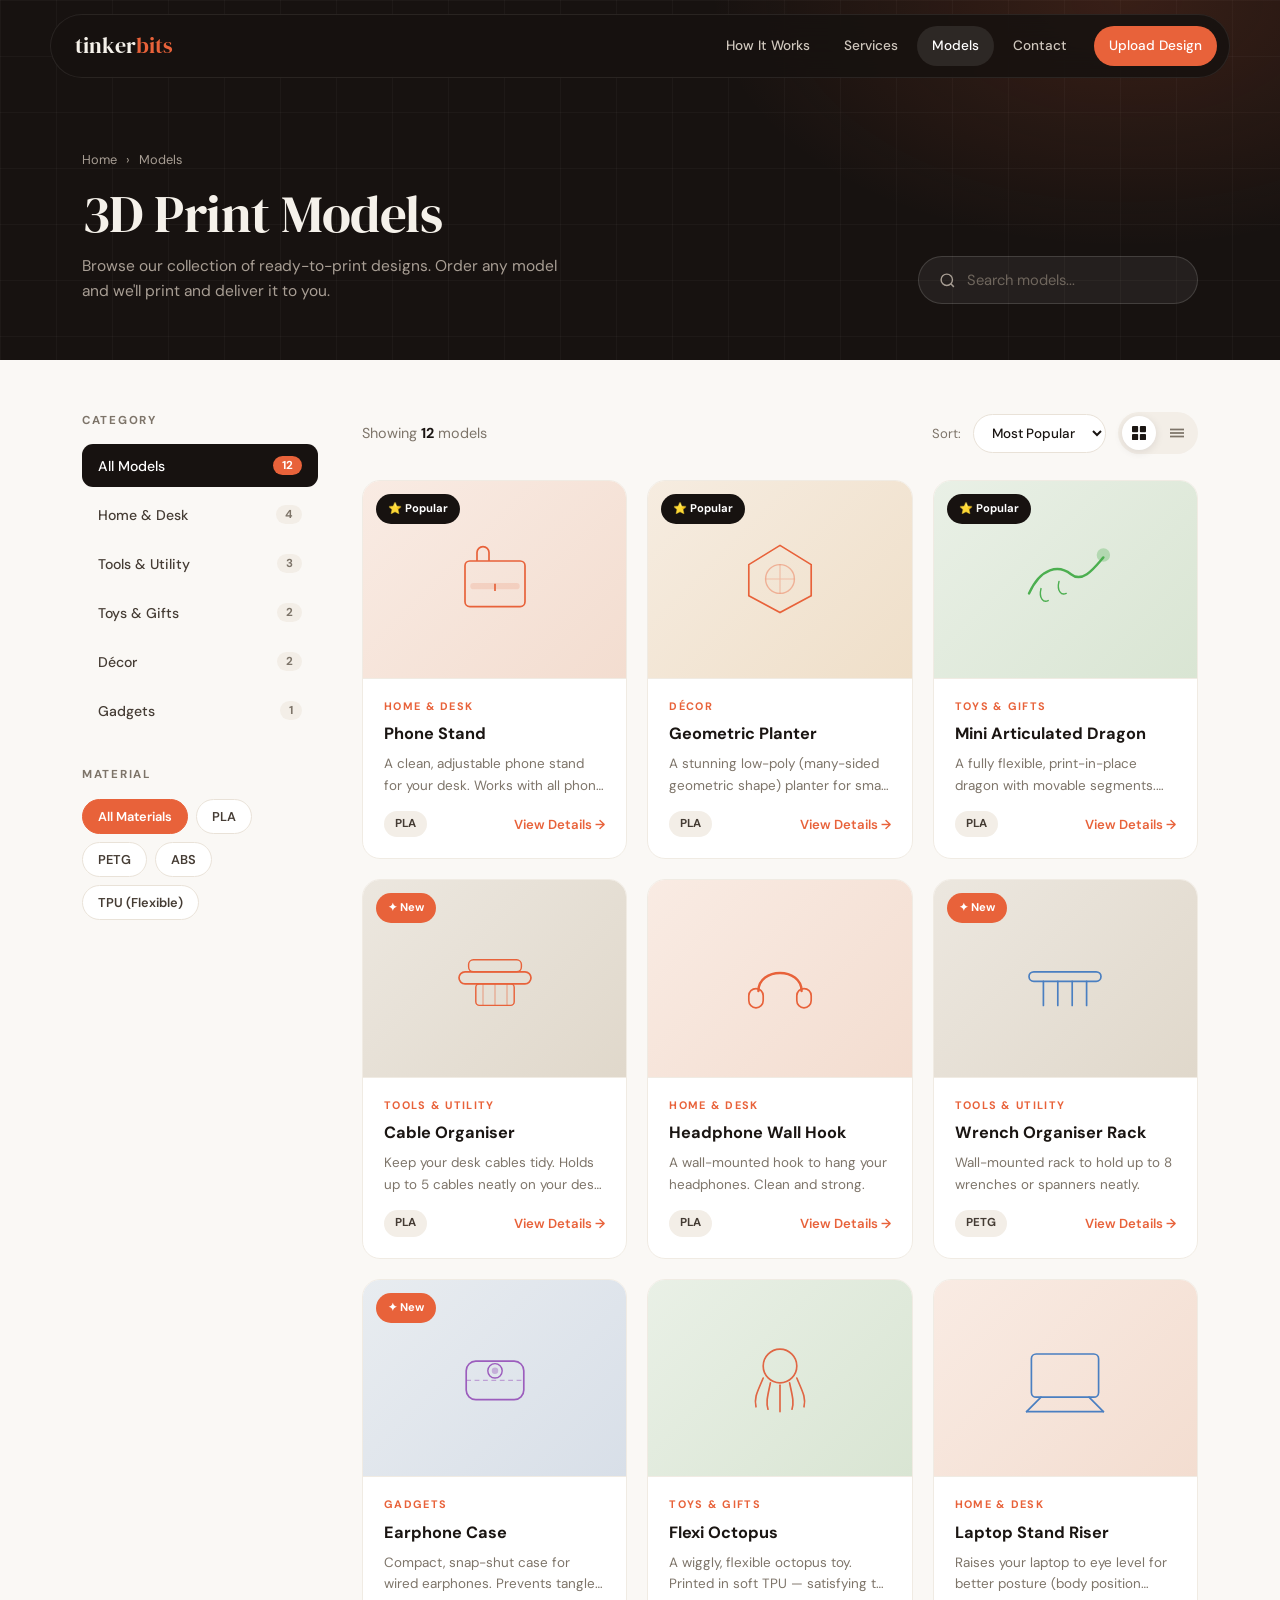
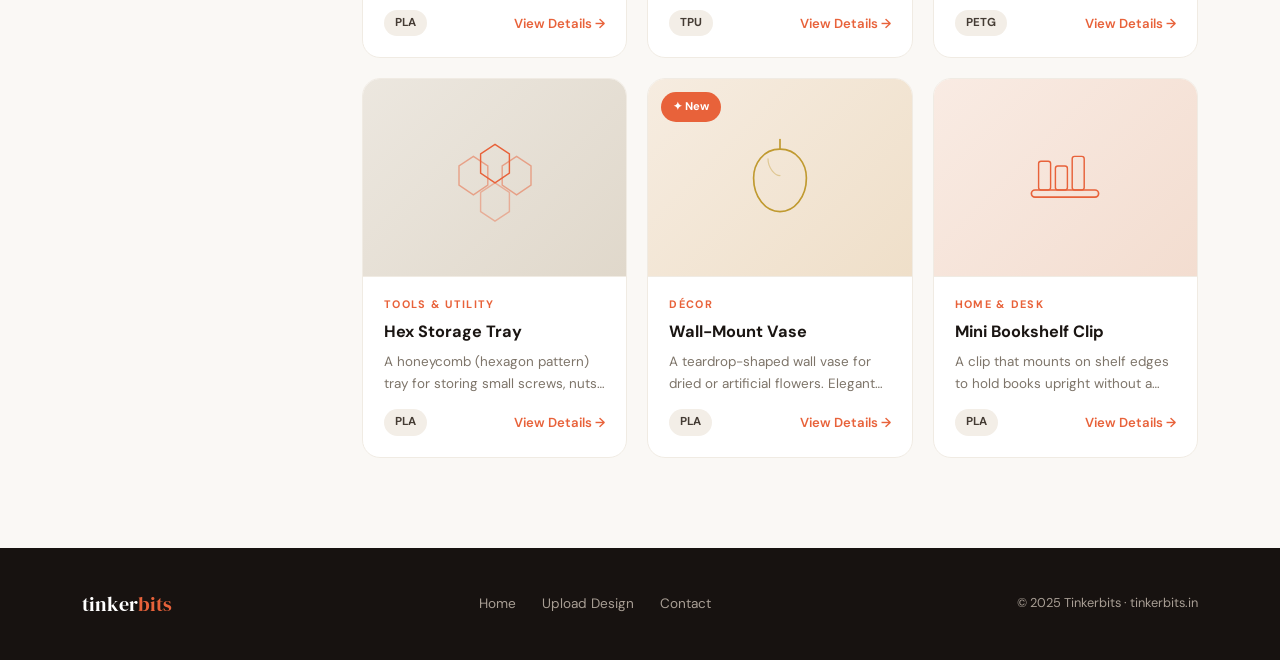
<file: 2-models.html>
<!DOCTYPE html>
<html lang="en">
<head>
  <meta charset="UTF-8" />
  <meta name="viewport" content="width=device-width, initial-scale=1.0" />
  <title>Models — Tinkerbits 3D Printing Studio</title>
  <meta name="description" content="Browse ready-to-print 3D models from Tinkerbits, Chennai. Order any model and we print and deliver it to you." />
  <link rel="preconnect" href="https://fonts.googleapis.com" />
  <link rel="preconnect" href="https://fonts.gstatic.com" crossorigin />
  <link href="https://fonts.googleapis.com/css2?family=DM+Serif+Display:ital@0;1&family=DM+Sans:wght@300;400;500;600;700&display=swap" rel="stylesheet" />
  <style>
    *, *::before, *::after { box-sizing: border-box; margin: 0; padding: 0; }
    :root {
      --bg: #faf8f5;
      --bg-warm: #f3eee7;
      --surface: #ffffff;
      --ink: #1a1512;
      --ink-2: #453c34;
      --muted: #7d7469;
      --border: #e9e2d8;
      --border-soft: #f0ebe3;
      --accent: #e8623a;
      --accent-strong: #cf4f28;
      --accent-soft: #f9ebe3;
      --dark: #171210;
      --dark-line: rgba(255, 255, 255, 0.09);
      --dark-muted: #a89e94;
      --font-display: 'DM Serif Display', serif;
      --font-body: 'DM Sans', sans-serif;
      --max-w: 1180px;
      --ease: cubic-bezier(0.22, 1, 0.36, 1);
    }
    html { scroll-behavior: smooth; }
    body {
      font-family: var(--font-body); background: var(--bg); color: var(--ink);
      line-height: 1.6; -webkit-font-smoothing: antialiased; overflow-x: hidden;
    }
    ::selection { background: var(--accent); color: #fff; }
    a { color: inherit; text-decoration: none; }
    svg { display: block; }

    /* ─── NAV ─── */
    nav {
      position: fixed; top: 14px; left: 50%; transform: translateX(-50%);
      width: min(var(--max-w), calc(100% - 28px)); z-index: 100;
      display: flex; align-items: center; justify-content: space-between;
      padding: 11px 12px 11px 24px;
      background: rgba(23, 18, 16, 0.86);
      backdrop-filter: blur(16px); -webkit-backdrop-filter: blur(16px);
      border: 1px solid rgba(255, 255, 255, 0.08); border-radius: 100px;
    }
    .nav-logo { font-family: var(--font-display); font-size: 1.35rem; color: #f5f1ea; }
    .nav-logo span { color: var(--accent); }
    .nav-links { display: flex; align-items: center; gap: 4px; }
    .nav-links a {
      font-size: 0.85rem; font-weight: 500; color: #cfc7bd;
      padding: 9px 15px; border-radius: 100px;
      transition: color 0.25s var(--ease), background 0.25s var(--ease);
    }
    .nav-links a:hover { color: #fff; background: rgba(255, 255, 255, 0.07); }
    .nav-links a.active { color: #fff; background: rgba(255, 255, 255, 0.09); }
    .nav-links a.nav-cta { background: var(--accent); color: #fff; margin-left: 8px; }
    .nav-links a.nav-cta:hover { background: var(--accent-strong); }
    .hamburger { display: none; flex-direction: column; gap: 5px; cursor: pointer; padding: 10px; background: none; border: none; }
    .hamburger span { width: 20px; height: 2px; background: #f5f1ea; border-radius: 2px; }

    /* ─── PAGE HEADER (dark band) ─── */
    .page-header {
      background: var(--dark); color: #f5f1ea; padding: 150px 0 56px; position: relative; overflow: hidden;
    }
    .page-header::before {
      content: ''; position: absolute; inset: 0; pointer-events: none;
      background:
        radial-gradient(640px 380px at 88% 0%, rgba(232, 98, 58, 0.16), transparent 65%),
        linear-gradient(rgba(255,255,255,0.03) 1px, transparent 1px),
        linear-gradient(90deg, rgba(255,255,255,0.03) 1px, transparent 1px);
      background-size: auto, 56px 56px, 56px 56px;
    }
    .page-header-inner {
      max-width: var(--max-w); margin: 0 auto; padding: 0 32px; position: relative;
      display: flex; align-items: flex-end; justify-content: space-between; gap: 32px; flex-wrap: wrap;
    }
    .breadcrumb { display: flex; align-items: center; gap: 9px; font-size: 0.8rem; color: var(--dark-muted); margin-bottom: 16px; }
    .breadcrumb a { color: var(--dark-muted); transition: color 0.25s; }
    .breadcrumb a:hover { color: var(--accent); }
    .page-header h1 {
      font-family: var(--font-display); font-weight: 400;
      font-size: clamp(2.2rem, 4.6vw, 3.3rem); line-height: 1.06; letter-spacing: -0.01em; margin-bottom: 12px;
    }
    .page-header p { color: var(--dark-muted); font-size: 0.97rem; max-width: 480px; }
    .search-bar {
      display: flex; align-items: center; gap: 11px;
      background: rgba(255, 255, 255, 0.06); border: 1px solid rgba(255, 255, 255, 0.14);
      border-radius: 100px; padding: 13px 20px; min-width: 280px;
      transition: border-color 0.3s var(--ease), background 0.3s var(--ease);
    }
    .search-bar:focus-within { border-color: var(--accent); background: rgba(255, 255, 255, 0.09); }
    .search-bar svg { width: 17px; height: 17px; color: var(--dark-muted); flex-shrink: 0; }
    .search-bar input {
      background: none; border: none; outline: none; width: 100%;
      font-family: var(--font-body); font-size: 0.92rem; color: #f5f1ea;
    }
    .search-bar input::placeholder { color: #6f665d; }

    /* ─── LAYOUT ─── */
    .main-wrap {
      max-width: var(--max-w); margin: 0 auto; padding: 52px 32px 90px;
      display: grid; grid-template-columns: 236px 1fr; gap: 44px; align-items: start;
    }

    /* ─── SIDEBAR ─── */
    .sidebar { position: sticky; top: 104px; display: flex; flex-direction: column; gap: 34px; }
    .filter-label {
      font-size: 0.72rem; font-weight: 700; letter-spacing: 0.15em; text-transform: uppercase;
      color: var(--muted); margin-bottom: 14px;
    }
    .filter-pills { display: flex; flex-direction: column; gap: 6px; }
    .filter-pill {
      display: flex; align-items: center; justify-content: space-between; gap: 10px;
      padding: 11px 15px; border-radius: 11px; border: 1px solid transparent;
      background: none; font-family: var(--font-body); font-size: 0.88rem; font-weight: 500;
      color: var(--ink-2); cursor: pointer; text-align: left;
      transition: background 0.25s var(--ease), color 0.25s var(--ease), border-color 0.25s var(--ease);
    }
    .filter-pill:hover { background: var(--bg-warm); }
    .filter-pill.active { background: var(--dark); color: #fff; }
    .filter-pill .count {
      font-size: 0.72rem; font-weight: 700; background: var(--bg-warm); color: var(--muted);
      border-radius: 100px; padding: 2px 9px;
    }
    .filter-pill.active .count { background: var(--accent); color: #fff; }
    .material-pills { display: flex; flex-wrap: wrap; gap: 8px; }
    .mat-pill {
      padding: 8px 15px; border-radius: 100px; border: 1px solid var(--border);
      background: var(--surface); font-family: var(--font-body); font-size: 0.8rem; font-weight: 600;
      color: var(--ink-2); cursor: pointer;
      transition: all 0.25s var(--ease);
    }
    .mat-pill:hover { border-color: var(--ink); }
    .mat-pill.active { background: var(--accent); border-color: var(--accent); color: #fff; }

    /* ─── CONTENT TOP ─── */
    .content-top {
      display: flex; align-items: center; justify-content: space-between; gap: 18px;
      margin-bottom: 26px; flex-wrap: wrap;
    }
    .result-count { font-size: 0.9rem; color: var(--muted); }
    .result-count strong { color: var(--ink); }
    .sort-bar { display: flex; align-items: center; gap: 12px; }
    .sort-bar label { font-size: 0.82rem; color: var(--muted); }
    .sort-select {
      padding: 9px 14px; border-radius: 100px; border: 1px solid var(--border);
      background: var(--surface); font-family: var(--font-body); font-size: 0.84rem; font-weight: 500;
      color: var(--ink); cursor: pointer; outline: none;
    }
    .sort-select:focus { border-color: var(--accent); }
    .view-toggles { display: flex; gap: 4px; background: var(--bg-warm); border-radius: 100px; padding: 4px; }
    .view-btn {
      width: 34px; height: 34px; border-radius: 50%; border: none; cursor: pointer;
      background: none; color: var(--muted); display: flex; align-items: center; justify-content: center;
      transition: background 0.25s var(--ease), color 0.25s var(--ease);
    }
    .view-btn.active { background: var(--surface); color: var(--ink); box-shadow: 0 2px 8px rgba(26,21,18,0.1); }

    /* ─── MODEL CARDS ─── */
    .models-grid { display: grid; grid-template-columns: repeat(3, 1fr); gap: 20px; }
    .model-card {
      background: var(--surface); border: 1px solid var(--border-soft); border-radius: 18px;
      overflow: hidden; cursor: pointer; position: relative;
      transition: transform 0.35s var(--ease), box-shadow 0.35s var(--ease), border-color 0.35s var(--ease);
    }
    .model-card:hover { transform: translateY(-6px); box-shadow: 0 22px 50px rgba(26, 21, 18, 0.11); border-color: var(--border); }
    .card-badge {
      position: absolute; top: 13px; left: 13px; z-index: 2;
      font-size: 0.7rem; font-weight: 700; padding: 6px 12px; border-radius: 100px;
    }
    .badge-popular { background: var(--dark); color: #fff; }
    .badge-new { background: var(--accent); color: #fff; }
    .card-image {
      aspect-ratio: 4 / 3; display: flex; align-items: center; justify-content: center;
      border-bottom: 1px solid var(--border-soft);
      transition: transform 0.4s var(--ease);
    }
    .card-image svg { width: 96px; height: 96px; transition: transform 0.4s var(--ease); }
    .model-card:hover .card-image svg { transform: scale(1.09) rotate(-2deg); }
    .cat-home { background: linear-gradient(135deg, #f9ebe3, #f3ddd0); }
    .cat-tools { background: linear-gradient(135deg, #ece7df, #e0d8cb); }
    .cat-toy { background: linear-gradient(135deg, #e9f0e6, #d9e5d3); }
    .cat-deco { background: linear-gradient(135deg, #f6ece0, #efdfc9); }
    .cat-gadget { background: linear-gradient(135deg, #e8ecf0, #d8dfe8); }
    .card-body { padding: 19px 21px 21px; }
    .card-category {
      font-size: 0.68rem; font-weight: 700; letter-spacing: 0.12em; text-transform: uppercase;
      color: var(--accent); margin-bottom: 6px;
    }
    .card-name { font-size: 1.02rem; font-weight: 700; margin-bottom: 6px; }
    .card-desc {
      font-size: 0.84rem; color: var(--muted); margin-bottom: 15px;
      display: -webkit-box; -webkit-line-clamp: 2; -webkit-box-orient: vertical; overflow: hidden;
    }
    .card-meta { display: flex; align-items: center; justify-content: space-between; gap: 10px; }
    .card-material {
      font-size: 0.72rem; font-weight: 700; background: var(--bg-warm); color: var(--ink-2);
      padding: 4px 11px; border-radius: 100px;
    }
    .card-action { font-size: 0.82rem; font-weight: 600; color: var(--accent); }

    /* list view */
    .models-grid.list-view { grid-template-columns: 1fr; }
    .models-grid.list-view .model-card { display: grid; grid-template-columns: 220px 1fr; }
    .models-grid.list-view .card-image { aspect-ratio: auto; min-height: 150px; border-bottom: none; border-right: 1px solid var(--border-soft); }
    .models-grid.list-view .card-body { display: flex; flex-direction: column; justify-content: center; }

    .no-results { text-align: center; padding: 80px 20px; color: var(--muted); }
    .no-results svg { width: 44px; height: 44px; margin: 0 auto 16px; color: var(--border); }
    .no-results h3 { font-size: 1.1rem; color: var(--ink); margin-bottom: 6px; }
    .no-results p { font-size: 0.88rem; }

    /* ─── MODAL ─── */
    .modal-overlay {
      position: fixed; inset: 0; z-index: 150;
      background: rgba(23, 18, 16, 0.66); backdrop-filter: blur(6px);
      display: flex; align-items: center; justify-content: center; padding: 22px;
      opacity: 0; visibility: hidden; transition: opacity 0.35s var(--ease), visibility 0.35s;
    }
    .modal-overlay.open { opacity: 1; visibility: visible; }
    .modal {
      background: var(--surface); border-radius: 24px; overflow: hidden;
      max-width: 760px; width: 100%; max-height: 88vh; overflow-y: auto;
      display: grid; grid-template-columns: 0.9fr 1.1fr;
      transform: translateY(22px) scale(0.98); transition: transform 0.35s var(--ease);
    }
    .modal-overlay.open .modal { transform: none; }
    .modal-img { display: flex; align-items: center; justify-content: center; min-height: 300px; }
    .modal-img svg { width: 130px; height: 130px; }
    .modal-body { padding: 36px 32px; }
    .modal-cat {
      font-size: 0.7rem; font-weight: 700; letter-spacing: 0.13em; text-transform: uppercase;
      color: var(--accent); margin-bottom: 8px;
    }
    .modal-title { font-family: var(--font-display); font-weight: 400; font-size: 1.75rem; line-height: 1.12; margin-bottom: 12px; }
    .modal-desc { font-size: 0.9rem; color: var(--muted); margin-bottom: 22px; }
    .modal-specs { display: grid; grid-template-columns: 1fr 1fr; gap: 10px; margin-bottom: 26px; }
    .spec-item { background: var(--bg-warm); border-radius: 11px; padding: 11px 14px; }
    .spec-key { font-size: 0.68rem; font-weight: 700; letter-spacing: 0.1em; text-transform: uppercase; color: var(--muted); margin-bottom: 3px; }
    .spec-val { font-size: 0.88rem; font-weight: 600; color: var(--ink); }
    .modal-actions { display: flex; gap: 11px; flex-wrap: wrap; }
    .modal-btn-primary {
      flex: 1; min-width: 160px; padding: 14px 20px; border-radius: 100px; border: none; cursor: pointer;
      background: var(--accent); color: #fff; font-family: var(--font-body); font-size: 0.9rem; font-weight: 700;
      transition: background 0.3s var(--ease), transform 0.3s var(--ease);
    }
    .modal-btn-primary:hover { background: var(--accent-strong); transform: translateY(-2px); }
    .modal-btn-close {
      padding: 14px 22px; border-radius: 100px; cursor: pointer;
      background: none; border: 1px solid var(--border); color: var(--ink-2);
      font-family: var(--font-body); font-size: 0.9rem; font-weight: 600;
      transition: border-color 0.3s var(--ease);
    }
    .modal-btn-close:hover { border-color: var(--ink); }

    /* ─── FOOTER ─── */
    footer { background: var(--dark); color: #cfc7bd; }
    .footer-simple {
      max-width: var(--max-w); margin: 0 auto; padding: 40px 32px;
      display: flex; align-items: center; justify-content: space-between; gap: 20px; flex-wrap: wrap;
    }
    .footer-logo-sm { font-family: var(--font-display); font-size: 1.25rem; color: #fff; }
    .footer-logo-sm span { color: var(--accent); }
    .footer-links-sm { display: flex; gap: 26px; }
    .footer-links-sm a { font-size: 0.85rem; color: var(--dark-muted); transition: color 0.25s var(--ease); }
    .footer-links-sm a:hover { color: var(--accent); }
    .footer-copy-sm { font-size: 0.8rem; color: var(--dark-muted); }

    /* ─── TOAST ─── */
    .toast {
      position: fixed; bottom: 26px; left: 50%; transform: translate(-50%, 90px);
      background: var(--dark); color: #fff; border: 1px solid rgba(255,255,255,0.12);
      padding: 14px 24px; border-radius: 100px; font-size: 0.88rem; z-index: 200;
      display: flex; align-items: center; gap: 11px; opacity: 0;
      transition: transform 0.45s var(--ease), opacity 0.45s var(--ease);
      box-shadow: 0 18px 44px rgba(0, 0, 0, 0.35); max-width: calc(100% - 40px); text-align: center;
    }
    .toast.show { transform: translate(-50%, 0); opacity: 1; }
    .toast-dot { width: 8px; height: 8px; border-radius: 50%; background: var(--accent); flex-shrink: 0; }

    /* ─── RESPONSIVE ─── */
    @media (max-width: 1020px) {
      .models-grid { grid-template-columns: 1fr 1fr; }
      .modal { grid-template-columns: 1fr; }
      .modal-img { min-height: 220px; }
    }
    @media (max-width: 820px) {
      .main-wrap { grid-template-columns: 1fr; gap: 30px; padding-top: 38px; }
      .sidebar { position: static; }
      .filter-pills { flex-direction: row; flex-wrap: wrap; }
      .filter-pill { border: 1px solid var(--border); }
      .filter-pill.active { border-color: var(--dark); }
      .page-header-inner { flex-direction: column; align-items: flex-start; }
      .search-bar { width: 100%; min-width: 0; }
    }
    @media (max-width: 720px) {
      .hamburger { display: flex; }
      .nav-links {
        position: absolute; top: calc(100% + 10px); left: 0; right: 0;
        flex-direction: column; align-items: stretch; gap: 2px;
        background: rgba(23, 18, 16, 0.97); backdrop-filter: blur(18px);
        border: 1px solid rgba(255,255,255,0.1); border-radius: 22px; padding: 12px;
        opacity: 0; visibility: hidden; transform: translateY(-8px);
        transition: opacity 0.3s var(--ease), transform 0.3s var(--ease), visibility 0.3s;
      }
      .nav-links.open { opacity: 1; visibility: visible; transform: none; }
      .nav-links a { padding: 13px 18px; font-size: 0.95rem; }
      .nav-links a.nav-cta { margin-left: 0; text-align: center; margin-top: 6px; }
      .models-grid { grid-template-columns: 1fr; }
      .models-grid.list-view .model-card { grid-template-columns: 1fr; }
      .models-grid.list-view .card-image { border-right: none; border-bottom: 1px solid var(--border-soft); }
      .content-top { flex-direction: column; align-items: flex-start; }
      .footer-simple { flex-direction: column; text-align: center; }
    }
  </style>
</head>
<body>
<!-- NAV -->
  <nav>
    <a href="index.html" class="nav-logo">tinker<span>bits</span></a>
    <div class="nav-links" id="navLinks">
      <a href="index.html#how-it-works">How It Works</a>
      <a href="index.html#services">Services</a>
      <a href="models.html" class="active">Models</a>
      <a href="index.html#contact">Contact</a>
      <a href="index.html#upload" class="nav-cta">Upload Design</a>
    </div>
    <div class="hamburger" onclick="toggleMenu()">
      <span></span><span></span><span></span>
    </div>
  </nav>

  <!-- PAGE HEADER -->
  <div class="page-header">
    <div class="page-header-inner">
      <div class="header-left">
        <div class="breadcrumb">
          <a href="index.html">Home</a>
          <span>›</span>
          <span>Models</span>
        </div>
        <h1>3D Print Models</h1>
        <p>Browse our collection of ready-to-print designs. Order any model and we'll print and deliver it to you.</p>
      </div>
      <div class="header-right">
        <div class="search-bar">
          <svg fill="none" stroke="currentColor" stroke-width="2" viewBox="0 0 24 24"><circle cx="11" cy="11" r="8"/><path d="M21 21l-4.35-4.35"/></svg>
          <input type="text" id="searchInput" placeholder="Search models..." oninput="filterModels()" />
        </div>
      </div>
    </div>
  </div>

  <!-- MAIN -->
  <div class="main-wrap">

    <!-- SIDEBAR -->
    <aside class="sidebar">
      <div class="filter-group">
        <div class="filter-label">Category</div>
        <div class="filter-pills">
          <button class="filter-pill active" onclick="setCategory(this, 'all')">All Models <span class="count" id="countAll">12</span></button>
          <button class="filter-pill" onclick="setCategory(this, 'Home & Desk')">Home &amp; Desk <span class="count">4</span></button>
          <button class="filter-pill" onclick="setCategory(this, 'Tools & Utility')">Tools &amp; Utility <span class="count">3</span></button>
          <button class="filter-pill" onclick="setCategory(this, 'Toys & Gifts')">Toys &amp; Gifts <span class="count">2</span></button>
          <button class="filter-pill" onclick="setCategory(this, 'Décor')">Décor <span class="count">2</span></button>
          <button class="filter-pill" onclick="setCategory(this, 'Gadgets')">Gadgets <span class="count">1</span></button>
        </div>
      </div>
      <div class="filter-group">
        <div class="filter-label">Material</div>
        <div class="material-pills">
          <button class="mat-pill active" onclick="setMaterial(this, 'all')">All Materials</button>
          <button class="mat-pill" onclick="setMaterial(this, 'PLA')">PLA</button>
          <button class="mat-pill" onclick="setMaterial(this, 'PETG')">PETG</button>
          <button class="mat-pill" onclick="setMaterial(this, 'ABS')">ABS</button>
          <button class="mat-pill" onclick="setMaterial(this, 'TPU')">TPU (Flexible)</button>
        </div>
      </div>
    </aside>

    <!-- CONTENT -->
    <div class="content-area">
      <div class="content-top">
        <div class="result-count" id="resultCount">Showing <strong>12</strong> models</div>
        <div class="sort-bar">
          <label>Sort:</label>
          <select class="sort-select" onchange="filterModels()">
            <option value="popular">Most Popular</option>
            <option value="new">Newest First</option>
            <option value="name">Name A–Z</option>
          </select>
          <div class="view-toggles">
            <button class="view-btn active" title="Grid view" onclick="setView('grid', this)">
              <svg width="14" height="14" fill="currentColor" viewBox="0 0 16 16"><rect x="0" y="0" width="7" height="7" rx="1"/><rect x="9" y="0" width="7" height="7" rx="1"/><rect x="0" y="9" width="7" height="7" rx="1"/><rect x="9" y="9" width="7" height="7" rx="1"/></svg>
            </button>
            <button class="view-btn" title="List view" onclick="setView('list', this)">
              <svg width="14" height="14" fill="none" stroke="currentColor" stroke-width="2" viewBox="0 0 16 16"><line x1="0" y1="4" x2="16" y2="4"/><line x1="0" y1="8" x2="16" y2="8"/><line x1="0" y1="12" x2="16" y2="12"/></svg>
            </button>
          </div>
        </div>
      </div>

      <div class="models-grid" id="modelsGrid"></div>
      <div class="no-results" id="noResults" style="display:none;">
        <svg fill="none" stroke="currentColor" stroke-width="1.5" viewBox="0 0 24 24"><circle cx="11" cy="11" r="8"/><path d="M21 21l-4.35-4.35"/></svg>
        <h3>No models found</h3>
        <p>Try a different search or category.</p>
      </div>
    </div>
  </div>

  <!-- MODEL DETAIL MODAL (popup window) -->
  <div class="modal-overlay" id="modalOverlay" onclick="closeModal(event)">
    <div class="modal" id="modal">
      <div class="modal-img" id="modalImg"></div>
      <div class="modal-body">
        <div class="modal-cat" id="modalCat"></div>
        <div class="modal-title" id="modalTitle"></div>
        <div class="modal-desc" id="modalDesc"></div>
        <div class="modal-specs" id="modalSpecs"></div>
        <div class="modal-actions">
          <button class="modal-btn-primary" onclick="orderModel()">Order This Model</button>
          <button class="modal-btn-close" onclick="document.getElementById('modalOverlay').classList.remove('open')">Close</button>
        </div>
      </div>
    </div>
  </div>

  <!-- FOOTER -->
  <footer>
    <div class="footer-simple">
      <div class="footer-logo-sm">tinker<span>bits</span></div>
      <div class="footer-links-sm">
        <a href="index.html">Home</a>
        <a href="index.html#upload">Upload Design</a>
        <a href="index.html#contact">Contact</a>
      </div>
      <div class="footer-copy-sm">© 2025 Tinkerbits · tinkerbits.in</div>
    </div>
  </footer>

  <!-- TOAST -->
  <div class="toast" id="toast">
    <div class="toast-dot"></div>
    <span id="toastMsg">Done!</span>
  </div>

  <script>
    // ─── DATA ─── (add more objects here to add more models)
    const MODELS = [
      {
        id: 1, name: "Phone Stand", category: "Home & Desk", material: "PLA",
        badge: "popular", imgClass: "cat-home",
        desc: "A clean, adjustable phone stand for your desk. Works with all phone sizes.",
        longDesc: "This minimal desk phone stand keeps your phone upright at a comfortable viewing angle. Useful during video calls, cooking, or just keeping your desk tidy. Works with all smartphones including those with thick cases.",
        specs: { "Material": "PLA", "Print Time": "~3 hrs", "Size": "12 × 8 × 7 cm", "Colours": "Any" },
        icon: `<svg fill="none" stroke="#e8623a" stroke-width="1.2" viewBox="0 0 80 80"><rect x="15" y="25" width="50" height="38" rx="4" stroke-width="1.4"/><path d="M25 25V18a5 5 0 0110 0v7M40 44v6" stroke-width="1.4"/><rect x="20" y="44" width="40" height="4" rx="2" fill="#e8623a" opacity="0.15"/></svg>`
      },
      {
        id: 2, name: "Geometric Planter", category: "Décor", material: "PLA",
        badge: "popular", imgClass: "cat-deco",
        desc: "A stunning low-poly (many-sided geometric shape) planter for small succulents and cacti.",
        longDesc: "This geometric low-poly planter brings a modern art feel to any shelf or windowsill. Perfect for small succulents, cacti, or air plants. Has a drainage hole at the bottom. Looks great in white, black, or terracotta colour.",
        specs: { "Material": "PLA", "Print Time": "~5 hrs", "Size": "10 × 10 × 12 cm", "Colours": "Any" },
        icon: `<svg fill="none" stroke="#e8623a" stroke-width="1.2" viewBox="0 0 80 80"><polygon points="40,12 66,28 66,54 40,68 14,54 14,28" stroke-width="1.4"/><circle cx="40" cy="40" r="12" stroke-width="1.2" stroke="#e8623a" opacity="0.4"/><path d="M40 28 L40 52M28 40 L52 40" stroke="#e8623a" opacity="0.3" stroke-width="1"/></svg>`
      },
      {
        id: 3, name: "Cable Organiser", category: "Tools & Utility", material: "PLA",
        badge: "new", imgClass: "cat-tools",
        desc: "Keep your desk cables tidy. Holds up to 5 cables neatly on your desk edge.",
        longDesc: "No more tangled cables on your desk. This cable organiser clips onto the edge of most desks (up to 2.5cm thick) and holds up to 5 charging or data cables in individual slots. Simple, clean, and very useful.",
        specs: { "Material": "PLA", "Print Time": "~2 hrs", "Size": "14 × 4 × 3 cm", "Colours": "Black / White" },
        icon: `<svg fill="none" stroke="#e8623a" stroke-width="1.2" viewBox="0 0 80 80"><rect x="10" y="34" width="60" height="10" rx="5" stroke-width="1.4"/><rect x="18" y="24" width="44" height="10" rx="4" stroke-width="1.2"/><rect x="24" y="44" width="32" height="18" rx="3" stroke-width="1.2"/><line x1="30" y1="44" x2="30" y2="62" stroke="#e8623a" opacity="0.4"/><line x1="40" y1="44" x2="40" y2="62" stroke="#e8623a" opacity="0.4"/><line x1="50" y1="44" x2="50" y2="62" stroke="#e8623a" opacity="0.4"/></svg>`
      },
      {
        id: 4, name: "Mini Articulated Dragon", category: "Toys & Gifts", material: "PLA",
        badge: "popular", imgClass: "cat-toy",
        desc: "A fully flexible, print-in-place dragon with movable segments. No assembly needed!",
        longDesc: "This amazing articulated (jointed, movable) dragon is printed in one piece and comes out of the printer already assembled. Each body segment moves independently. A brilliant gift for all ages — kids and adults both love it. Available in many colours.",
        specs: { "Material": "PLA", "Print Time": "~6 hrs", "Size": "20 cm long", "Colours": "Any" },
        icon: `<svg fill="none" stroke="#4caf50" stroke-width="1.2" viewBox="0 0 80 80"><path d="M10 52 C20 30, 35 28, 45 36 C55 44, 65 30, 72 22" stroke-width="2" stroke-linecap="round"/><circle cx="72" cy="20" r="5" fill="#4caf50" opacity="0.3" stroke="#4caf50"/><path d="M20 48 C18 56, 22 60, 26 58" stroke-linecap="round"/><path d="M35 42 C33 50, 37 54, 41 52" stroke-linecap="round"/></svg>`
      },
      {
        id: 5, name: "Headphone Wall Hook", category: "Home & Desk", material: "PLA",
        badge: "", imgClass: "cat-home",
        desc: "A wall-mounted hook to hang your headphones. Clean and strong.",
        longDesc: "Tired of your headphones sitting awkwardly on the desk? This wall hook mounts with two screws and keeps your headphones perfectly hung when not in use. Fits all over-ear headphone styles. Comes with mounting guide.",
        specs: { "Material": "PLA", "Print Time": "~1.5 hrs", "Size": "8 × 6 × 4 cm", "Colours": "Any" },
        icon: `<svg fill="none" stroke="#e8623a" stroke-width="1.4" viewBox="0 0 80 80"><path d="M22 50 C22 30, 58 30, 58 50" stroke-width="2" stroke-linecap="round"/><rect x="14" y="48" width="12" height="16" rx="6" stroke-width="1.4"/><rect x="54" y="48" width="12" height="16" rx="6" stroke-width="1.4"/></svg>`
      },
      {
        id: 6, name: "Wrench Organiser Rack", category: "Tools & Utility", material: "PETG",
        badge: "new", imgClass: "cat-tools",
        desc: "Wall-mounted rack to hold up to 8 wrenches or spanners neatly.",
        longDesc: "A practical wall rack for your garage or workshop. Holds up to 8 wrenches or spanners of different sizes, mounted at an angle for easy grab-and-go access. Made in PETG for extra strength and durability.",
        specs: { "Material": "PETG", "Print Time": "~4 hrs", "Size": "30 × 8 × 5 cm", "Colours": "Black / Grey" },
        icon: `<svg fill="none" stroke="#4a7fc1" stroke-width="1.4" viewBox="0 0 80 80"><rect x="10" y="34" width="60" height="8" rx="4" stroke-width="1.4"/><line x1="22" y1="42" x2="22" y2="62" stroke-width="1.4" stroke-linecap="round"/><line x1="34" y1="42" x2="34" y2="62" stroke-width="1.4" stroke-linecap="round"/><line x1="46" y1="42" x2="46" y2="62" stroke-width="1.4" stroke-linecap="round"/><line x1="58" y1="42" x2="58" y2="62" stroke-width="1.4" stroke-linecap="round"/></svg>`
      },
      {
        id: 7, name: "Earphone Case", category: "Gadgets", material: "PLA",
        badge: "new", imgClass: "cat-gadget",
        desc: "Compact, snap-shut case for wired earphones. Prevents tangles and damage.",
        longDesc: "A compact clamshell (opens and closes like a shell) case for storing wired earphones. The inner groove winds the cable neatly, and the snap lid keeps everything secure in your bag or pocket. Lightweight and protective.",
        specs: { "Material": "PLA", "Print Time": "~2 hrs", "Size": "8 × 6 × 2.5 cm", "Colours": "Any" },
        icon: `<svg fill="none" stroke="#9c5dbd" stroke-width="1.4" viewBox="0 0 80 80"><rect x="16" y="26" width="48" height="32" rx="8" stroke-width="1.4"/><line x1="16" y1="42" x2="64" y2="42" stroke-width="1" stroke-dasharray="4 3" opacity="0.5"/><circle cx="40" cy="34" r="6" stroke-width="1.2"/><circle cx="40" cy="34" r="2" fill="#9c5dbd" opacity="0.4"/></svg>`
      },
      {
        id: 8, name: "Flexi Octopus", category: "Toys & Gifts", material: "TPU",
        badge: "", imgClass: "cat-toy",
        desc: "A wiggly, flexible octopus toy. Printed in soft TPU — satisfying to squeeze!",
        longDesc: "Printed in TPU (a rubber-like flexible plastic), this octopus has eight fully movable tentacles and a squeezable body. Great as a stress toy, desk companion, or gift for kids. Comes in bright colours.",
        specs: { "Material": "TPU", "Print Time": "~5 hrs", "Size": "12 cm wide", "Colours": "Bright colours" },
        icon: `<svg fill="none" stroke="#e06644" stroke-width="1.4" viewBox="0 0 80 80"><circle cx="40" cy="30" r="14" stroke-width="1.4"/><path d="M26 40 C22 50, 18 56, 20 64" stroke-linecap="round" stroke-width="1.4"/><path d="M32 44 C30 54, 28 60, 30 66" stroke-linecap="round" stroke-width="1.4"/><path d="M40 46 C40 56, 40 62, 40 68" stroke-linecap="round" stroke-width="1.4"/><path d="M48 44 C50 54, 52 60, 50 66" stroke-linecap="round" stroke-width="1.4"/><path d="M54 40 C58 50, 62 56, 60 64" stroke-linecap="round" stroke-width="1.4"/></svg>`
      },
      {
        id: 9, name: "Laptop Stand Riser", category: "Home & Desk", material: "PETG",
        badge: "", imgClass: "cat-home",
        desc: "Raises your laptop to eye level for better posture (body position while sitting).",
        longDesc: "This solid laptop stand elevates your screen to eye level, reducing neck and back strain during long work sessions. Fits laptops up to 17 inches. Made in PETG for strength — it can handle the weight easily. Has ventilation gaps to help your laptop stay cool.",
        specs: { "Material": "PETG", "Print Time": "~8 hrs", "Size": "28 × 22 × 12 cm", "Colours": "Black / White" },
        icon: `<svg fill="none" stroke="#4a7fc1" stroke-width="1.4" viewBox="0 0 80 80"><rect x="12" y="20" width="56" height="36" rx="4" stroke-width="1.4"/><path d="M20 56 L8 68 M60 56 L72 68" stroke-linecap="round" stroke-width="1.4"/><line x1="8" y1="68" x2="72" y2="68" stroke-width="1.4" stroke-linecap="round"/></svg>`
      },
      {
        id: 10, name: "Hex Storage Tray", category: "Tools & Utility", material: "PLA",
        badge: "", imgClass: "cat-tools",
        desc: "A honeycomb (hexagon pattern) tray for storing small screws, nuts, or craft supplies.",
        longDesc: "This stylish hex tray is a great way to keep tiny items organised on your workbench or craft table. The honeycomb cell pattern looks great and keeps items from rolling around. Stackable (you can stack multiple trays on top of each other).",
        specs: { "Material": "PLA", "Print Time": "~3 hrs", "Size": "20 × 18 × 3 cm", "Colours": "Any" },
        icon: `<svg fill="none" stroke="#e8623a" stroke-width="1.2" viewBox="0 0 80 80"><polygon points="40,12 52,20 52,36 40,44 28,36 28,20" stroke-width="1.2"/><polygon points="58,22 70,30 70,46 58,54 46,46 46,30" stroke-width="1.2" opacity="0.5"/><polygon points="22,22 34,30 34,46 22,54 10,46 10,30" stroke-width="1.2" opacity="0.5"/><polygon points="40,44 52,52 52,68 40,76 28,68 28,52" stroke-width="1.2" opacity="0.4"/></svg>`
      },
      {
        id: 11, name: "Wall-Mount Vase", category: "Décor", material: "PLA",
        badge: "new", imgClass: "cat-deco",
        desc: "A teardrop-shaped wall vase for dried or artificial flowers. Elegant and minimal.",
        longDesc: "This teardrop wall vase mounts on any wall with a single nail or screw. Designed for dried flowers, pampas grass, or artificial stems. The smooth, clean shape looks beautiful in white or natural tones and suits any room style.",
        specs: { "Material": "PLA", "Print Time": "~3.5 hrs", "Size": "7 × 7 × 16 cm", "Colours": "White / Cream" },
        icon: `<svg fill="none" stroke="#c09a30" stroke-width="1.4" viewBox="0 0 80 80"><path d="M40 16 C54 16, 62 28, 62 40 C62 56, 52 68, 40 68 C28 68, 18 56, 18 40 C18 28, 26 16, 40 16Z" stroke-width="1.4"/><path d="M40 16 L40 8" stroke-linecap="round" stroke-width="1.4"/><path d="M30 24 C30 32, 36 38, 40 38" stroke-width="1" opacity="0.4" stroke-linecap="round"/></svg>`
      },
      {
        id: 12, name: "Mini Bookshelf Clip", category: "Home & Desk", material: "PLA",
        badge: "", imgClass: "cat-home",
        desc: "A clip that mounts on shelf edges to hold books upright without a bookend.",
        longDesc: "These smart clips grip the edge of any shelf and hold books, magazines, or notebooks upright. No screws needed — they clip on and off easily. Sold in sets of 4. A clever solution for minimalist shelves.",
        specs: { "Material": "PLA", "Print Time": "~1 hr (set of 4)", "Size": "5 × 3 × 4 cm each", "Colours": "Black / White" },
        icon: `<svg fill="none" stroke="#e8623a" stroke-width="1.4" viewBox="0 0 80 80"><rect x="12" y="50" width="56" height="6" rx="3" stroke-width="1.4"/><rect x="18" y="26" width="10" height="24" rx="2" stroke-width="1.2"/><rect x="32" y="30" width="10" height="20" rx="2" stroke-width="1.2"/><rect x="46" y="22" width="10" height="28" rx="2" stroke-width="1.2"/></svg>`
      },
    ];

    let activeCategory = 'all';
    let activeMaterial = 'all';
    let activeModel = null;

    function filterModels() {
      const q = document.getElementById('searchInput').value.toLowerCase();
      const sort = document.querySelector('.sort-select').value;
      let list = MODELS.filter(m => {
        const matchCat = activeCategory === 'all' || m.category === activeCategory;
        const matchMat = activeMaterial === 'all' || m.material === activeMaterial;
        const matchQ = !q || m.name.toLowerCase().includes(q) || m.category.toLowerCase().includes(q) || m.desc.toLowerCase().includes(q);
        return matchCat && matchMat && matchQ;
      });
      if (sort === 'name') list.sort((a,b) => a.name.localeCompare(b.name));
      else if (sort === 'new') list = list.filter(m => m.badge === 'new').concat(list.filter(m => m.badge !== 'new'));
      else list = list.filter(m => m.badge === 'popular').concat(list.filter(m => m.badge !== 'popular'));

      const grid = document.getElementById('modelsGrid');
      const none = document.getElementById('noResults');
      const rc = document.getElementById('resultCount');
      grid.innerHTML = '';
      if (!list.length) { none.style.display = 'block'; rc.innerHTML = 'Showing <strong>0</strong> models'; return; }
      none.style.display = 'none';
      rc.innerHTML = `Showing <strong>${list.length}</strong> model${list.length !== 1 ? 's' : ''}`;
      list.forEach(m => {
        const card = document.createElement('div');
        card.className = 'model-card';
        card.onclick = () => openModal(m);
        card.innerHTML = `
          ${m.badge ? `<div class="card-badge badge-${m.badge}">${m.badge === 'popular' ? '⭐ Popular' : '✦ New'}</div>` : ''}
          <div class="card-image ${m.imgClass}">${m.icon}</div>
          <div class="card-body">
            <div class="card-category">${m.category}</div>
            <div class="card-name">${m.name}</div>
            <div class="card-desc">${m.desc}</div>
            <div class="card-meta">
              <span class="card-material">${m.material}</span>
              <span class="card-action">View Details →</span>
            </div>
          </div>`;
        grid.appendChild(card);
      });
    }

    function setCategory(btn, cat) {
      document.querySelectorAll('.filter-pill').forEach(b => b.classList.remove('active'));
      btn.classList.add('active');
      activeCategory = cat;
      filterModels();
    }

    function setMaterial(btn, mat) {
      document.querySelectorAll('.mat-pill').forEach(b => b.classList.remove('active'));
      btn.classList.add('active');
      activeMaterial = mat;
      filterModels();
    }

    function setView(type, btn) {
      document.querySelectorAll('.view-btn').forEach(b => b.classList.remove('active'));
      btn.classList.add('active');
      const grid = document.getElementById('modelsGrid');
      grid.classList.toggle('list-view', type === 'list');
    }

    function openModal(m) {
      activeModel = m;
      document.getElementById('modalImg').className = `modal-img ${m.imgClass}`;
      document.getElementById('modalImg').innerHTML = m.icon;
      document.getElementById('modalCat').textContent = m.category;
      document.getElementById('modalTitle').textContent = m.name;
      document.getElementById('modalDesc').textContent = m.longDesc;
      document.getElementById('modalSpecs').innerHTML = Object.entries(m.specs).map(([k,v]) =>
        `<div class="spec-item"><div class="spec-key">${k}</div><div class="spec-val">${v}</div></div>`).join('');
      document.getElementById('modalOverlay').classList.add('open');
    }

    function closeModal(e) {
      if (e.target === document.getElementById('modalOverlay')) {
        document.getElementById('modalOverlay').classList.remove('open');
      }
    }

    function orderModel() {
      document.getElementById('modalOverlay').classList.remove('open');
      showToast(`Added "${activeModel.name}" — redirecting to order form...`);
      setTimeout(() => { window.location.href = `index.html#upload`; }, 1200);
    }

    function showToast(msg) {
      const t = document.getElementById('toast');
      document.getElementById('toastMsg').textContent = msg;
      t.classList.add('show');
      setTimeout(() => t.classList.remove('show'), 3500);
    }

    function toggleMenu() {
      document.getElementById('navLinks').classList.toggle('open');
    }

    // Close nav on link click
    document.querySelectorAll('.nav-links a').forEach(a => {
      a.addEventListener('click', () => document.getElementById('navLinks').classList.remove('open'));
    });

    // Close modal on Escape key
    document.addEventListener('keydown', e => {
      if (e.key === 'Escape') document.getElementById('modalOverlay').classList.remove('open');
    });

    // Initial render
    filterModels();
  </script>
</body>
</html>
</file>
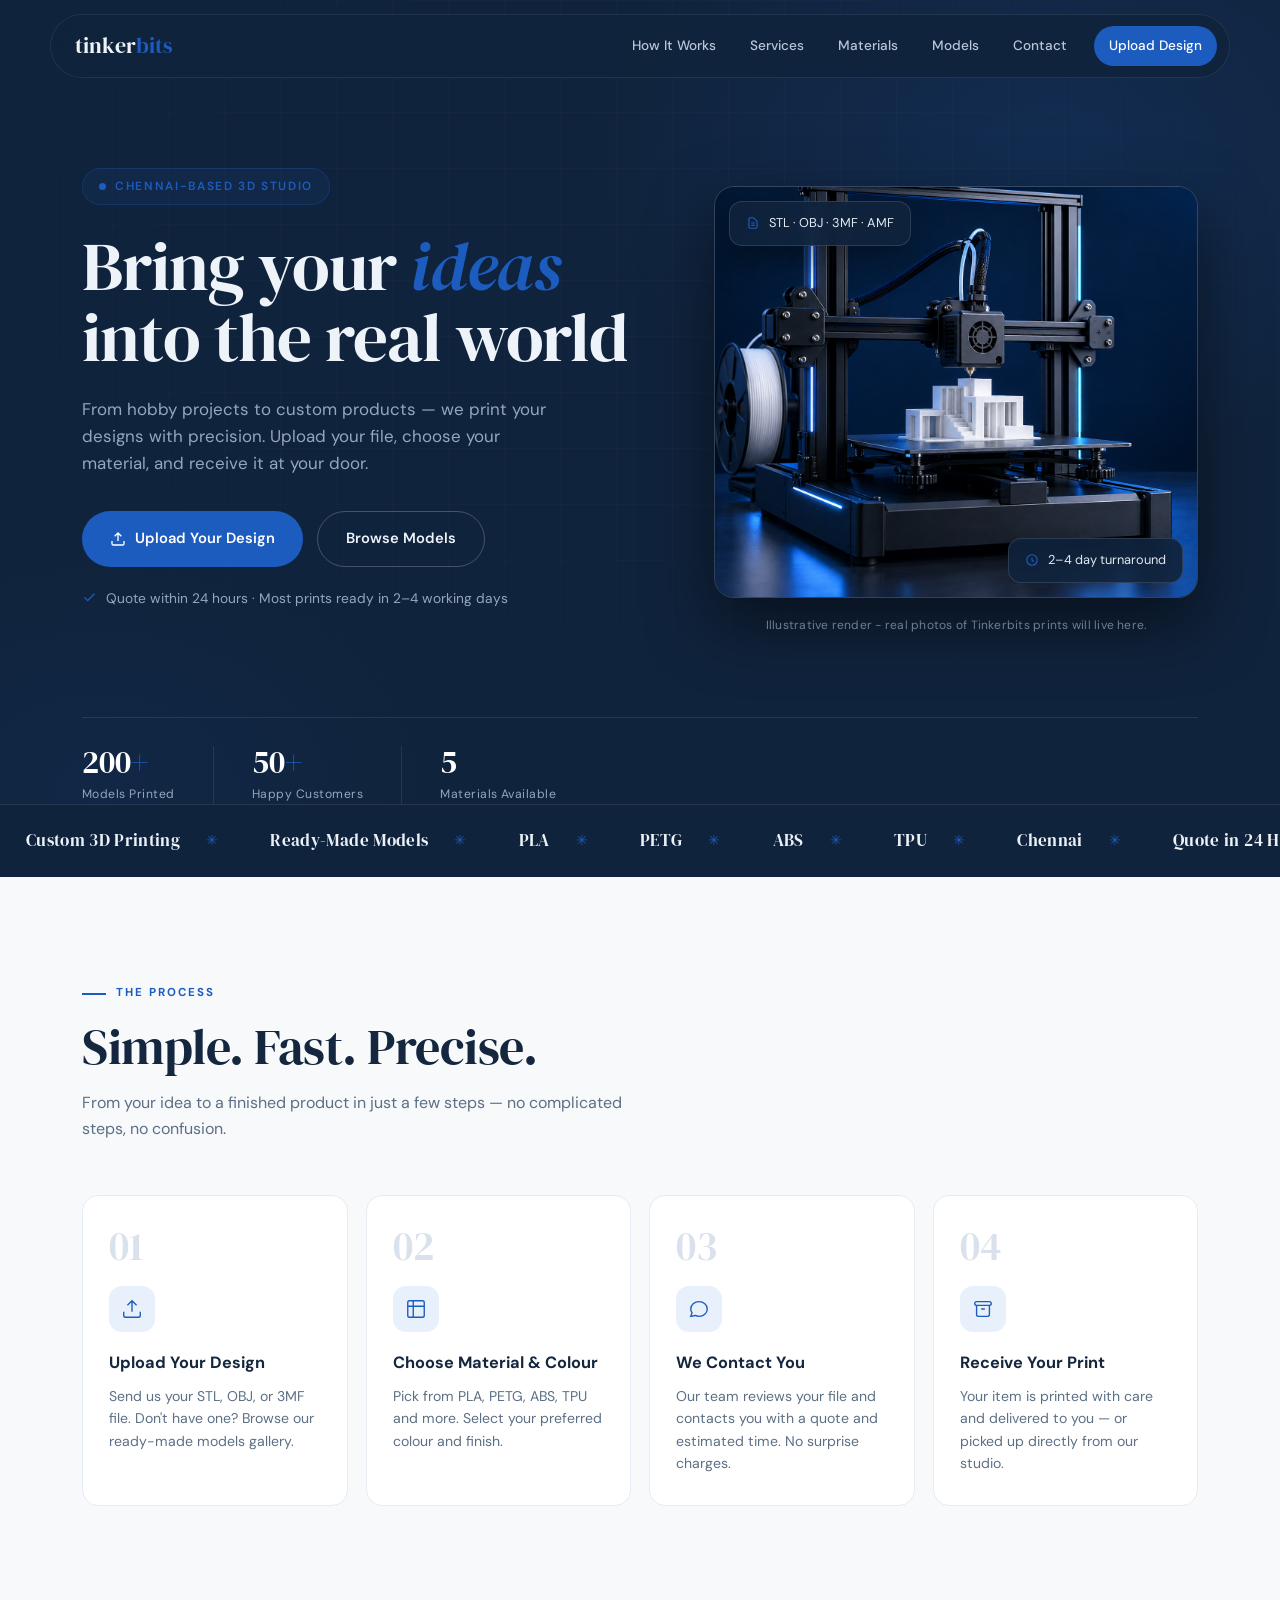
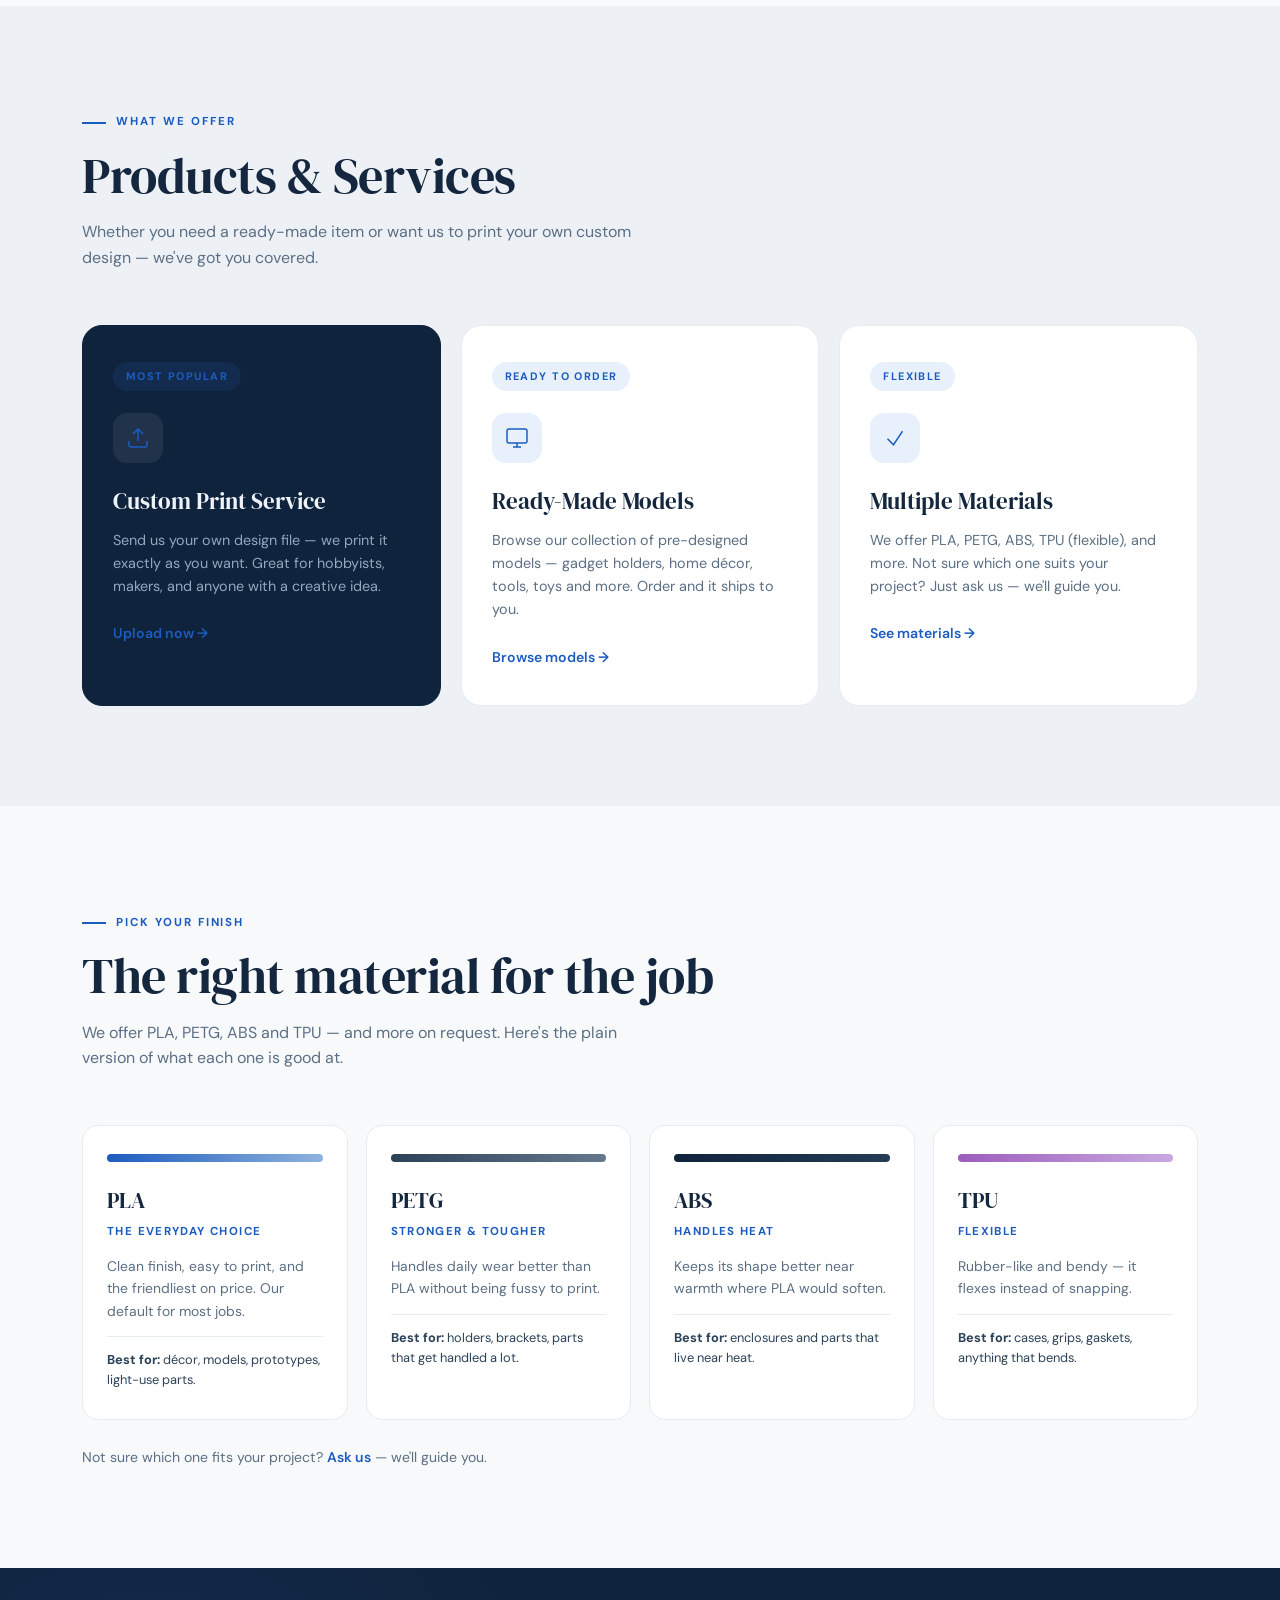
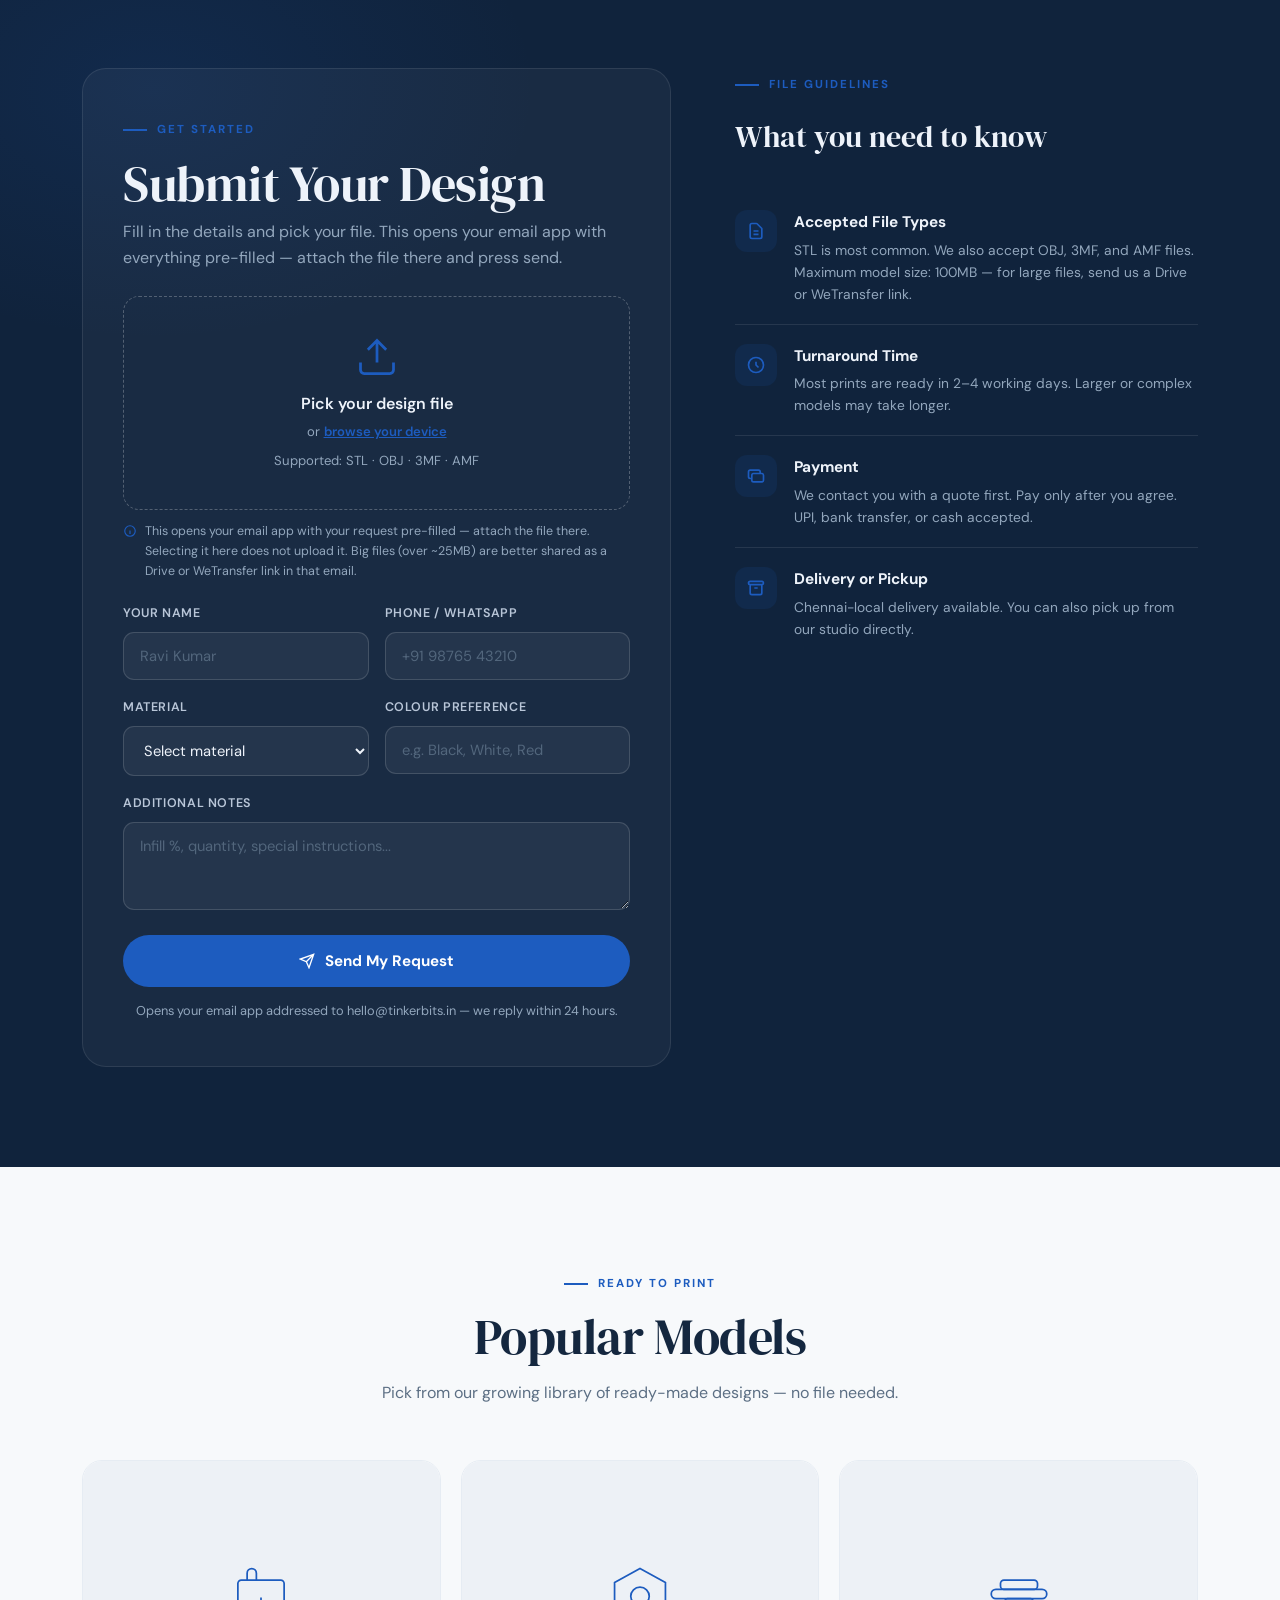
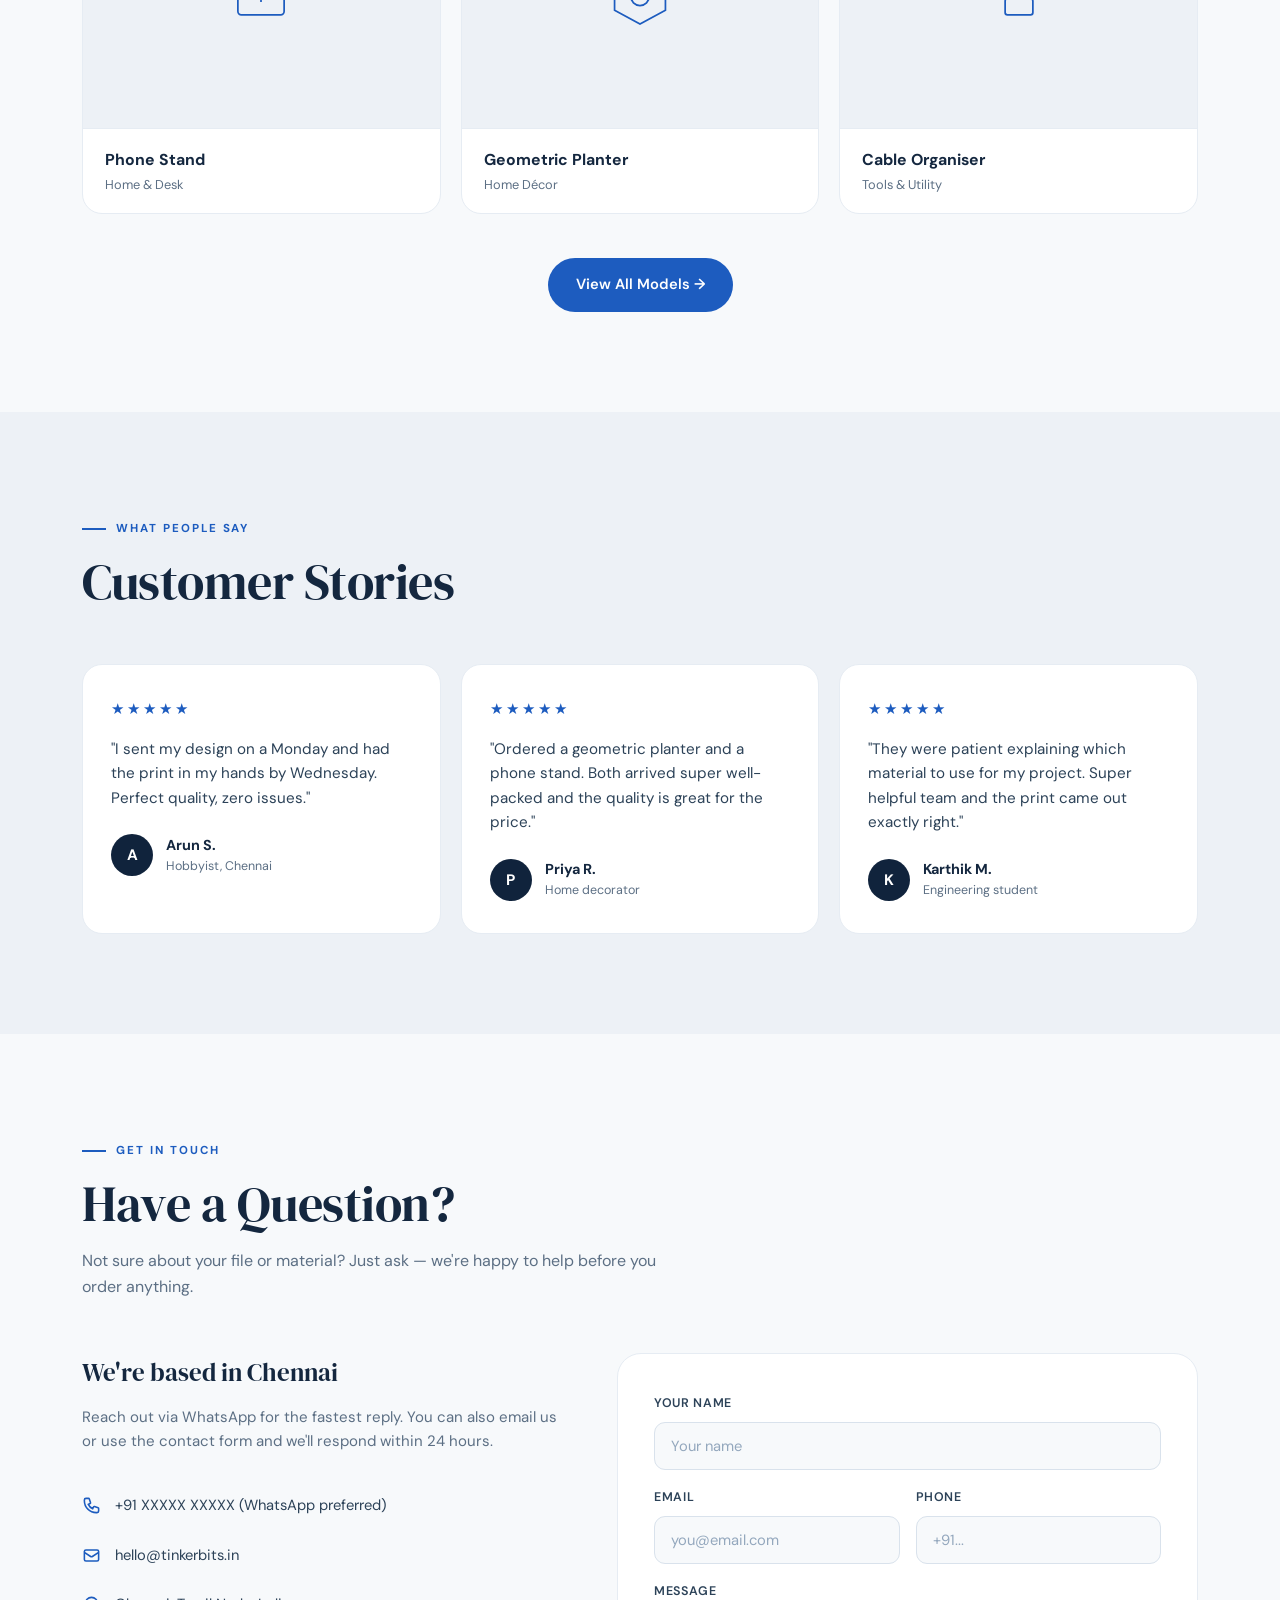
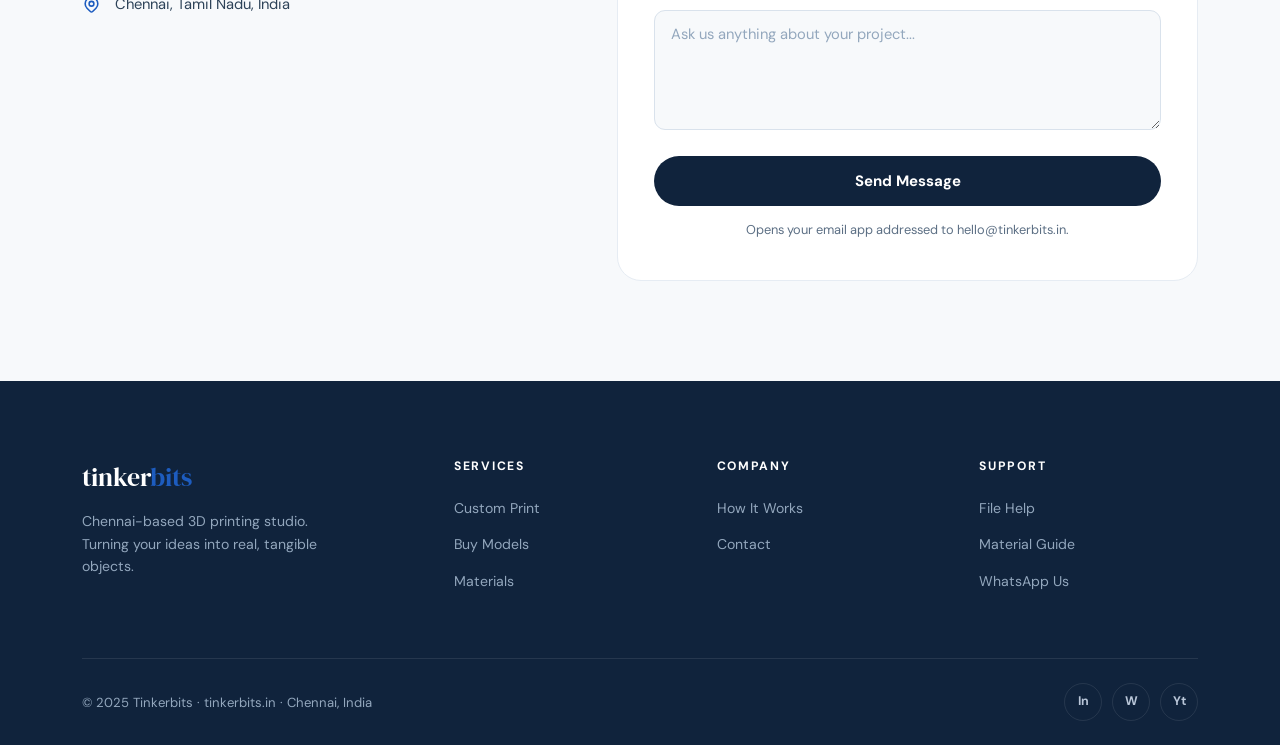
<file: 5-index.html>
<!DOCTYPE html>
<html lang="en">
<head>
  <meta charset="UTF-8" />
  <meta name="viewport" content="width=device-width, initial-scale=1.0" />
  <title>Tinkerbits — 3D Printing Studio, Chennai</title>
  <meta name="description" content="Chennai-based 3D printing studio. Upload your design or pick a ready-made model — printed with care and delivered to your door." />
  <link rel="preconnect" href="https://fonts.googleapis.com" />
  <link rel="preconnect" href="https://fonts.gstatic.com" crossorigin />
  <link href="https://fonts.googleapis.com/css2?family=DM+Serif+Display:ital@0;1&family=DM+Sans:wght@300;400;500;600;700&display=swap" rel="stylesheet" />
  <style>
    *, *::before, *::after { box-sizing: border-box; margin: 0; padding: 0; }
    :root {
      --bg: #f7f9fb;
      --bg-warm: #edf1f6;
      --surface: #ffffff;
      --ink: #14273f;
      --ink-2: #2c4258;
      --muted: #5c6f84;
      --border: #d9e2ec;
      --border-soft: #e6ecf3;
      --accent: #1d5cbf;
      --accent-strong: #154a99;
      --accent-soft: #e8f0fb;
      --dark: #10233c;
      --dark-2: #0d1c30;
      --dark-line: rgba(255, 255, 255, 0.09);
      --dark-muted: #93a7bd;
      --font-display: 'DM Serif Display', serif;
      --font-body: 'DM Sans', sans-serif;
      --max-w: 1180px;
      --radius: 16px;
      --ease: cubic-bezier(0.22, 1, 0.36, 1);
    }
    html { scroll-behavior: smooth; scroll-padding-top: 100px; }
    body {
      font-family: var(--font-body);
      background: var(--bg);
      color: var(--ink);
      line-height: 1.6;
      -webkit-font-smoothing: antialiased;
      overflow-x: hidden;
    }
    ::selection { background: var(--accent); color: #fff; }
    a { color: inherit; text-decoration: none; }
    ul { list-style: none; }
    svg { display: block; }
    img { max-width: 100%; display: block; }

    /* ─── NAV (dark floating pill) ─── */
    nav {
      position: fixed; top: 14px; left: 50%; transform: translateX(-50%);
      width: min(var(--max-w), calc(100% - 28px)); z-index: 100;
      display: flex; align-items: center; justify-content: space-between;
      padding: 11px 12px 11px 24px;
      background: rgba(16, 35, 60, 0.86);
      backdrop-filter: blur(16px); -webkit-backdrop-filter: blur(16px);
      border: 1px solid rgba(255, 255, 255, 0.08); border-radius: 100px;
      transition: box-shadow 0.4s var(--ease), background 0.4s var(--ease);
    }
    nav.scrolled { background: rgba(16, 35, 60, 0.95); box-shadow: 0 12px 36px rgba(16, 35, 60, 0.35); }
    .nav-logo { font-family: var(--font-display); font-size: 1.35rem; color: #eef3fa; }
    .nav-logo span { color: var(--accent); }
    .nav-links { display: flex; align-items: center; gap: 4px; }
    .nav-links a {
      font-size: 0.85rem; font-weight: 500; color: #b9c6d8;
      padding: 9px 15px; border-radius: 100px;
      transition: color 0.25s var(--ease), background 0.25s var(--ease);
    }
    .nav-links a:hover { color: #fff; background: rgba(255, 255, 255, 0.07); }
    .nav-links a.nav-cta {
      background: var(--accent); color: #fff; margin-left: 8px;
      transition: background 0.25s var(--ease), transform 0.25s var(--ease), box-shadow 0.25s var(--ease);
    }
    .nav-links a.nav-cta:hover { background: var(--accent-strong); transform: translateY(-1px); box-shadow: 0 8px 22px rgba(29, 92, 191, 0.4); }
    .hamburger { display: none; flex-direction: column; gap: 5px; cursor: pointer; padding: 10px; background: none; border: none; }
    .hamburger span { width: 20px; height: 2px; background: #eef3fa; border-radius: 2px; transition: 0.3s var(--ease); }

    /* ─── SHARED ─── */
    .section-inner { max-width: var(--max-w); margin: 0 auto; padding: 0 32px; }
    .section-label {
      display: inline-flex; align-items: center; gap: 10px;
      font-size: 0.72rem; font-weight: 700; letter-spacing: 0.17em; text-transform: uppercase;
      color: var(--accent); margin-bottom: 18px;
    }
    .section-label::before { content: ''; width: 24px; height: 2px; background: var(--accent); }
    .section-title {
      font-family: var(--font-display); font-weight: 400;
      font-size: clamp(2.1rem, 4.4vw, 3.1rem); line-height: 1.08; letter-spacing: -0.01em;
      margin-bottom: 16px;
    }
    .section-sub { color: var(--muted); max-width: 580px; font-size: 1rem; }
    section { padding: 100px 0; position: relative; }

    .btn-primary, .btn-outline {
      display: inline-flex; align-items: center; gap: 9px;
      padding: 15px 28px; border-radius: 100px;
      font-family: var(--font-body); font-size: 0.92rem; font-weight: 600;
      cursor: pointer; border: none;
      transition: transform 0.3s var(--ease), box-shadow 0.3s var(--ease), background 0.3s var(--ease), border-color 0.3s var(--ease), color 0.3s var(--ease);
    }
    .btn-primary { background: var(--accent); color: #fff; }
    .btn-primary:hover { background: var(--accent-strong); transform: translateY(-2px); box-shadow: 0 12px 32px rgba(29, 92, 191, 0.35); }
    .btn-outline { background: transparent; color: var(--ink); border: 1px solid var(--border); }
    .btn-outline:hover { border-color: var(--ink); transform: translateY(-2px); }

    .fade-in { opacity: 0; transform: translateY(26px); transition: opacity 0.8s var(--ease), transform 0.8s var(--ease); transition-delay: var(--d, 0s); }
    .fade-in.visible { opacity: 1; transform: none; }
    @media (prefers-reduced-motion: reduce) {
      html { scroll-behavior: auto; }
      .fade-in { opacity: 1; transform: none; transition: none; }
      *, *::before, *::after { animation-duration: 0.01ms !important; animation-iteration-count: 1 !important; transition-duration: 0.01ms !important; }
    }

    /* ─── HERO (dark, photo-led) ─── */
    .hero {
      background: var(--dark); color: #eef3fa;
      padding: 168px 0 0; overflow: hidden;
    }
    .hero::before {
      content: ''; position: absolute; inset: 0;
      background:
        radial-gradient(720px 480px at 82% 18%, rgba(29, 92, 191, 0.16), transparent 65%),
        radial-gradient(600px 420px at 8% 90%, rgba(29, 92, 191, 0.07), transparent 60%);
      pointer-events: none;
    }
    .hero-bg-grid {
      position: absolute; inset: 0; opacity: 0.5; pointer-events: none;
      background-image:
        linear-gradient(rgba(255,255,255,0.035) 1px, transparent 1px),
        linear-gradient(90deg, rgba(255,255,255,0.035) 1px, transparent 1px);
      background-size: 56px 56px;
      mask-image: radial-gradient(ellipse 90% 80% at 50% 30%, #000 30%, transparent 75%);
      -webkit-mask-image: radial-gradient(ellipse 90% 80% at 50% 30%, #000 30%, transparent 75%);
    }
    .hero-inner {
      max-width: var(--max-w); margin: 0 auto; padding: 0 32px;
      display: grid; grid-template-columns: 1.08fr 0.92fr; gap: 64px; align-items: center;
      position: relative;
    }
    .hero-tag {
      display: inline-flex; align-items: center; gap: 9px;
      font-size: 0.74rem; font-weight: 600; letter-spacing: 0.14em; text-transform: uppercase;
      color: var(--accent); background: rgba(29, 92, 191, 0.1);
      border: 1px solid rgba(29, 92, 191, 0.28);
      padding: 8px 16px; border-radius: 100px; margin-bottom: 26px;
    }
    .hero-tag::before { content: ''; width: 7px; height: 7px; border-radius: 50%; background: var(--accent); }
    .hero h1 {
      font-family: var(--font-display); font-weight: 400;
      font-size: clamp(2.7rem, 5.6vw, 4.3rem); line-height: 1.04; letter-spacing: -0.015em;
      margin-bottom: 22px;
    }
    .hero h1 em { font-style: italic; color: var(--accent); }
    .hero-desc { color: var(--dark-muted); font-size: 1.06rem; max-width: 470px; margin-bottom: 34px; }
    .hero-actions { display: flex; gap: 14px; flex-wrap: wrap; margin-bottom: 20px; }
    .hero .btn-outline { color: #eef3fa; border-color: rgba(255, 255, 255, 0.22); }
    .hero .btn-outline:hover { border-color: #eef3fa; }
    .hero-expect {
      display: flex; align-items: center; gap: 9px;
      font-size: 0.86rem; color: var(--dark-muted); margin-bottom: 44px;
    }
    .hero-expect svg { color: var(--accent); flex-shrink: 0; }
    .hero-stats {
      grid-column: 1 / -1;
      display: flex; gap: 0; border-top: 1px solid var(--dark-line); padding-top: 28px;
    }
    .hero-stats > div { padding-right: 38px; margin-right: 38px; border-right: 1px solid var(--dark-line); }
    .hero-stats > div:last-child { border-right: none; padding-right: 0; margin-right: 0; }
    .stat-num { font-family: var(--font-display); font-size: 2rem; line-height: 1; color: #fff; }
    .stat-num span { color: var(--accent); }
    .stat-label { font-size: 0.76rem; color: var(--dark-muted); margin-top: 7px; letter-spacing: 0.04em; }

    /* hero visual: existing cube mark + honest photo slot */
    .hero-visual { position: relative; display: flex; flex-direction: column; gap: 18px; }
    .hero-photo {
      border-radius: 20px; overflow: hidden; position: relative;
      border: 1px solid rgba(255, 255, 255, 0.14);
      box-shadow: 0 26px 64px rgba(0, 0, 0, 0.5);
    }
    .hero-photo img { width: 100%; aspect-ratio: 4 / 3.4; object-fit: cover; }
    .hero-photo-caption {
      font-size: 0.75rem; color: var(--dark-muted); text-align: center; letter-spacing: 0.02em;
    }
    .hero-chip {
      position: absolute; z-index: 2; background: rgba(16, 35, 60, 0.92); backdrop-filter: blur(8px);
      border: 1px solid rgba(255, 255, 255, 0.12); border-radius: 13px;
      padding: 11px 16px; font-size: 0.8rem; color: #e2e9f1;
      display: flex; align-items: center; gap: 9px;
      box-shadow: 0 14px 34px rgba(0, 0, 0, 0.4);
    }
    .hero-chip svg { color: var(--accent); flex-shrink: 0; }
    .hero-chip.chip-1 { top: 14px; left: 14px; animation: float 7s ease-in-out infinite; }
    .hero-chip.chip-2 { bottom: 14px; right: 14px; animation: float 8.5s ease-in-out 1.2s infinite; }
    @keyframes float { 0%, 100% { transform: translateY(0); } 50% { transform: translateY(-13px); } }

    /* ─── MARQUEE ─── */
    .marquee {
      background: var(--dark); color: #ecf1f7; border-top: 1px solid var(--dark-line);
      padding: 22px 0; overflow: hidden; white-space: nowrap; position: relative;
    }
    .marquee-track { display: inline-flex; gap: 0; animation: marquee 30s linear infinite; }
    .marquee span {
      font-family: var(--font-display); font-size: 1.06rem; letter-spacing: 0.02em;
      padding: 0 26px; display: inline-flex; align-items: center; gap: 26px;
    }
    .marquee span::after { content: '✳'; color: var(--accent); font-size: 0.9rem; }
    @keyframes marquee { from { transform: translateX(0); } to { transform: translateX(-50%); } }

    /* ─── STEPS ─── */
    .how { background: var(--bg); }
    .steps-grid { display: grid; grid-template-columns: repeat(4, 1fr); gap: 18px; margin-top: 54px; counter-reset: step; }
    .step {
      background: var(--surface); border: 1px solid var(--border-soft); border-radius: var(--radius);
      padding: 30px 26px; position: relative;
      transition: transform 0.35s var(--ease), box-shadow 0.35s var(--ease), border-color 0.35s var(--ease);
    }
    .step:hover { transform: translateY(-5px); border-color: var(--border); box-shadow: 0 18px 44px rgba(20, 39, 63, 0.08); }
    .step-num {
      font-family: var(--font-display); font-size: 2.5rem; line-height: 1;
      color: var(--border); margin-bottom: 20px; transition: color 0.35s var(--ease);
    }
    .step:hover .step-num { color: var(--accent); }
    .step-icon {
      width: 46px; height: 46px; border-radius: 13px; background: var(--accent-soft);
      display: flex; align-items: center; justify-content: center; margin-bottom: 18px; color: var(--accent);
    }
    .step-icon svg { width: 22px; height: 22px; }
    .step h3 { font-size: 1.02rem; font-weight: 700; margin-bottom: 8px; }
    .step p { font-size: 0.88rem; color: var(--muted); }

    /* ─── SERVICES ─── */
    .services { background: var(--bg-warm); }
    .services-grid { display: grid; grid-template-columns: repeat(3, 1fr); gap: 20px; margin-top: 54px; }
    .service-card {
      background: var(--surface); border: 1px solid var(--border-soft); border-radius: 20px;
      padding: 36px 30px; position: relative;
      transition: transform 0.35s var(--ease), box-shadow 0.35s var(--ease);
    }
    .service-card:hover { transform: translateY(-6px); box-shadow: 0 22px 50px rgba(20, 39, 63, 0.1); }
    .service-card.featured { background: var(--dark); color: #eef3fa; border-color: var(--dark); }
    .service-card.featured p { color: var(--dark-muted); }
    .service-tag {
      display: inline-block; font-size: 0.68rem; font-weight: 700; letter-spacing: 0.13em; text-transform: uppercase;
      color: var(--accent); background: var(--accent-soft); border-radius: 100px; padding: 6px 13px; margin-bottom: 22px;
    }
    .service-card.featured .service-tag { background: rgba(29, 92, 191, 0.14); }
    .service-icon { width: 50px; height: 50px; border-radius: 14px; background: var(--accent-soft); display: flex; align-items: center; justify-content: center; margin-bottom: 20px; }
    .service-card.featured .service-icon { background: rgba(255, 255, 255, 0.07); }
    .service-icon svg { width: 24px; height: 24px; }
    .service-card h3 { font-family: var(--font-display); font-weight: 400; font-size: 1.42rem; margin-bottom: 10px; }
    .service-card p { font-size: 0.9rem; color: var(--muted); margin-bottom: 22px; }
    .service-link { font-size: 0.88rem; font-weight: 600; color: var(--accent); display: inline-flex; align-items: center; gap: 6px; transition: gap 0.3s var(--ease); }
    .service-link:hover { gap: 11px; }

    /* ─── MATERIALS ─── */
    .materials { background: var(--bg); }
    .materials-grid { display: grid; grid-template-columns: repeat(4, 1fr); gap: 18px; margin-top: 54px; }
    .material-card {
      background: var(--surface); border: 1px solid var(--border-soft); border-radius: var(--radius);
      padding: 28px 24px; transition: transform 0.35s var(--ease), box-shadow 0.35s var(--ease), border-color 0.35s var(--ease);
    }
    .material-card:hover { transform: translateY(-5px); border-color: var(--accent); box-shadow: 0 18px 44px rgba(20, 39, 63, 0.08); }
    .material-swatch { width: 100%; height: 8px; border-radius: 100px; margin-bottom: 22px; }
    .material-card h3 { font-family: var(--font-display); font-weight: 400; font-size: 1.35rem; margin-bottom: 4px; }
    .material-kind { font-size: 0.72rem; font-weight: 700; letter-spacing: 0.12em; text-transform: uppercase; color: var(--accent); margin-bottom: 14px; }
    .material-card p { font-size: 0.87rem; color: var(--muted); margin-bottom: 14px; }
    .material-best { font-size: 0.8rem; color: var(--ink-2); border-top: 1px solid var(--border-soft); padding-top: 13px; }
    .material-best strong { font-weight: 700; }
    .materials-note { margin-top: 26px; font-size: 0.88rem; color: var(--muted); }
    .materials-note a { color: var(--accent); font-weight: 600; }

    /* ─── UPLOAD ─── */
    .upload-sec { background: var(--dark); color: #eef3fa; }
    .upload-sec::before {
      content: ''; position: absolute; inset: 0; pointer-events: none;
      background: radial-gradient(640px 420px at 12% 10%, rgba(29, 92, 191, 0.12), transparent 60%);
    }
    .upload-inner { display: grid; grid-template-columns: 1.12fr 0.88fr; gap: 64px; position: relative; }
    .upload-sec .section-sub { color: var(--dark-muted); }
    .upload-form-wrap {
      background: rgba(255, 255, 255, 0.04); border: 1px solid var(--dark-line);
      border-radius: 24px; padding: 44px 40px;
    }
    .dropzone {
      border: 1.5px dashed rgba(255, 255, 255, 0.25); border-radius: var(--radius);
      padding: 38px 24px; text-align: center; cursor: pointer; margin-bottom: 12px;
      transition: border-color 0.3s var(--ease), background 0.3s var(--ease);
    }
    .dropzone:hover, .dropzone.dragover { border-color: var(--accent); background: rgba(29, 92, 191, 0.07); }
    .dropzone-icon { color: var(--accent); display: flex; justify-content: center; margin-bottom: 12px; }
    .dropzone h4 { font-size: 1rem; font-weight: 600; margin-bottom: 4px; }
    .dropzone p { font-size: 0.82rem; color: var(--dark-muted); }
    .browse-link { color: var(--accent); font-weight: 600; text-decoration: underline; }
    #fileInput { display: none; }
    .file-note { font-size: 0.78rem; color: var(--dark-muted); margin-bottom: 22px; display: flex; gap: 8px; align-items: flex-start; }
    .file-note svg { flex-shrink: 0; margin-top: 2px; color: var(--accent); }
    .file-preview {
      display: none; align-items: center; gap: 10px; background: rgba(29, 92, 191, 0.1);
      border: 1px solid rgba(29, 92, 191, 0.3); border-radius: 10px;
      padding: 11px 15px; font-size: 0.86rem; margin-bottom: 22px; color: #9dbbe4;
    }
    .file-preview.show { display: flex; }
    .file-preview svg { width: 17px; height: 17px; }
    .form-row { display: grid; grid-template-columns: 1fr 1fr; gap: 16px; }
    .form-group { margin-bottom: 18px; }
    .form-group label { display: block; font-size: 0.78rem; font-weight: 600; letter-spacing: 0.05em; text-transform: uppercase; margin-bottom: 8px; color: #b9c6d8; }
    .form-control {
      width: 100%; padding: 13px 16px; border-radius: 11px;
      border: 1px solid rgba(255, 255, 255, 0.14); background: rgba(255, 255, 255, 0.05);
      font-family: var(--font-body); font-size: 0.92rem; color: #eef3fa;
      transition: border-color 0.3s var(--ease), background 0.3s var(--ease);
    }
    .form-control::placeholder { color: #52667c; }
    .form-control:focus { outline: none; border-color: var(--accent); background: rgba(255, 255, 255, 0.08); }
    select.form-control option { color: #14273f; }
    textarea.form-control { resize: vertical; min-height: 88px; }
    .submit-btn {
      width: 100%; padding: 16px; border-radius: 100px; border: none; cursor: pointer;
      background: var(--accent); color: #fff; font-family: var(--font-body);
      font-size: 0.95rem; font-weight: 700; display: flex; align-items: center; justify-content: center; gap: 10px;
      transition: background 0.3s var(--ease), transform 0.3s var(--ease), box-shadow 0.3s var(--ease);
    }
    .submit-btn:hover { background: var(--accent-strong); transform: translateY(-2px); box-shadow: 0 14px 34px rgba(29, 92, 191, 0.4); }
    .form-note { text-align: center; font-size: 0.8rem; color: var(--dark-muted); margin-top: 14px; }
    .upload-info h2 { font-family: var(--font-display); font-weight: 400; font-size: 1.9rem; margin-bottom: 30px; }
    .info-list li { display: flex; gap: 17px; padding: 19px 0; border-bottom: 1px solid var(--dark-line); }
    .info-list li:last-child { border-bottom: none; }
    .info-icon {
      width: 42px; height: 42px; border-radius: 12px; flex-shrink: 0;
      background: rgba(29, 92, 191, 0.12); color: var(--accent);
      display: flex; align-items: center; justify-content: center;
    }
    .info-icon svg { width: 20px; height: 20px; }
    .info-list h4 { font-size: 0.96rem; font-weight: 700; margin-bottom: 4px; }
    .info-list p { font-size: 0.86rem; color: var(--dark-muted); }

    /* ─── MODELS TEASER ─── */
    .models-teaser { background: var(--bg); text-align: center; }
    .models-teaser .section-sub { margin: 0 auto; }
    .models-grid-preview { display: grid; grid-template-columns: repeat(3, 1fr); gap: 20px; margin: 54px 0 44px; text-align: left; }
    .model-thumb {
      background: var(--surface); border: 1px solid var(--border-soft); border-radius: 20px; overflow: hidden;
      transition: transform 0.35s var(--ease), box-shadow 0.35s var(--ease);
    }
    .model-thumb:hover { transform: translateY(-6px); box-shadow: 0 22px 50px rgba(20, 39, 63, 0.1); }
    .model-thumb-img {
      aspect-ratio: 4 / 3; background: var(--bg-warm); display: flex; align-items: center; justify-content: center;
      color: var(--accent); border-bottom: 1px solid var(--border-soft);
    }
    .model-thumb-img svg { width: 74px; height: 74px; }
    .model-thumb-body { padding: 18px 22px; }
    .model-thumb-body h4 { font-size: 0.99rem; font-weight: 700; }
    .model-thumb-body p { font-size: 0.8rem; color: var(--muted); margin-top: 3px; }

    /* ─── TESTIMONIALS ─── */
    .testimonials { background: var(--bg-warm); }
    .testi-grid { display: grid; grid-template-columns: repeat(3, 1fr); gap: 20px; margin-top: 54px; }
    .testi-card {
      background: var(--surface); border: 1px solid var(--border-soft); border-radius: 20px; padding: 32px 28px;
      transition: transform 0.35s var(--ease), box-shadow 0.35s var(--ease);
    }
    .testi-card:hover { transform: translateY(-5px); box-shadow: 0 18px 44px rgba(20, 39, 63, 0.09); }
    .stars { color: var(--accent); letter-spacing: 3px; margin-bottom: 16px; font-size: 0.95rem; }
    .testi-text { font-size: 0.95rem; color: var(--ink-2); margin-bottom: 24px; }
    .testi-author { display: flex; align-items: center; gap: 13px; }
    .testi-avatar {
      width: 42px; height: 42px; border-radius: 50%; background: var(--dark); color: #fff;
      display: flex; align-items: center; justify-content: center; font-weight: 700; font-size: 0.95rem;
    }
    .testi-name { font-size: 0.9rem; font-weight: 700; }
    .testi-role { font-size: 0.78rem; color: var(--muted); }

    /* ─── CONTACT ─── */
    .contact { background: var(--bg); }
    .contact-grid { display: grid; grid-template-columns: 0.9fr 1.1fr; gap: 60px; margin-top: 54px; align-items: start; }
    .contact-info h3 { font-family: var(--font-display); font-weight: 400; font-size: 1.55rem; margin-bottom: 12px; }
    .contact-info > p { color: var(--muted); font-size: 0.94rem; margin-bottom: 28px; }
    .contact-details li { display: flex; align-items: center; gap: 14px; padding: 13px 0; font-size: 0.92rem; color: var(--ink-2); }
    .contact-details svg { width: 19px; height: 19px; color: var(--accent); flex-shrink: 0; }
    .contact-form {
      background: var(--surface); border: 1px solid var(--border-soft); border-radius: 24px; padding: 40px 36px;
    }
    .contact-form .form-group label { color: var(--ink-2); }
    .contact-form .form-control { border-color: var(--border); background: var(--bg); color: var(--ink); }
    .contact-form .form-control::placeholder { color: #93a7bd; }
    .contact-form .form-control:focus { border-color: var(--accent); background: var(--surface); }
    .contact-submit {
      width: 100%; padding: 15px; border-radius: 100px; border: none; cursor: pointer;
      background: var(--dark); color: #fff; font-family: var(--font-body); font-size: 0.94rem; font-weight: 700;
      transition: background 0.3s var(--ease), transform 0.3s var(--ease), box-shadow 0.3s var(--ease);
    }
    .contact-submit:hover { background: var(--accent); transform: translateY(-2px); box-shadow: 0 12px 30px rgba(29, 92, 191, 0.35); }

    /* ─── FOOTER ─── */
    footer { background: var(--dark); color: #b9c6d8; padding: 76px 0 0; }
    .footer-inner { max-width: var(--max-w); margin: 0 auto; padding: 0 32px; }
    .footer-top { display: grid; grid-template-columns: 1.5fr 1fr 1fr 1fr; gap: 44px; padding-bottom: 54px; }
    .footer-logo { font-family: var(--font-display); font-size: 1.6rem; color: #fff; margin-bottom: 12px; }
    .footer-logo span { color: var(--accent); }
    .footer-tagline { font-size: 0.88rem; color: var(--dark-muted); max-width: 270px; }
    .footer-col h4 { font-size: 0.76rem; font-weight: 700; letter-spacing: 0.14em; text-transform: uppercase; color: #fff; margin-bottom: 18px; }
    .footer-col ul li { margin-bottom: 11px; }
    .footer-col a { font-size: 0.88rem; color: var(--dark-muted); transition: color 0.25s var(--ease); }
    .footer-col a:hover { color: var(--accent); }
    .footer-bottom {
      border-top: 1px solid var(--dark-line); padding: 24px 0;
      display: flex; align-items: center; justify-content: space-between; gap: 16px; flex-wrap: wrap;
    }
    .footer-copy { font-size: 0.82rem; color: var(--dark-muted); }
    .footer-socials { display: flex; gap: 10px; }
    .footer-socials a {
      width: 38px; height: 38px; border-radius: 50%; border: 1px solid var(--dark-line);
      display: flex; align-items: center; justify-content: center;
      font-size: 0.78rem; font-weight: 700; color: #b9c6d8;
      transition: background 0.3s var(--ease), color 0.3s var(--ease), border-color 0.3s var(--ease);
    }
    .footer-socials a:hover { background: var(--accent); border-color: var(--accent); color: #fff; }

    /* ─── TOAST ─── */
    .toast {
      position: fixed; bottom: 26px; left: 50%; transform: translate(-50%, 90px);
      background: var(--dark); color: #fff; border: 1px solid rgba(255,255,255,0.12);
      padding: 14px 24px; border-radius: 100px; font-size: 0.88rem; z-index: 200;
      display: flex; align-items: center; gap: 11px; opacity: 0;
      transition: transform 0.45s var(--ease), opacity 0.45s var(--ease);
      box-shadow: 0 18px 44px rgba(0, 0, 0, 0.35); max-width: calc(100% - 40px); text-align: center;
    }
    .toast.show { transform: translate(-50%, 0); opacity: 1; }
    .toast-dot { width: 8px; height: 8px; border-radius: 50%; background: var(--accent); flex-shrink: 0; }

    /* ─── RESPONSIVE ─── */
    @media (max-width: 1020px) {
      .steps-grid { grid-template-columns: repeat(2, 1fr); }
      .services-grid, .testi-grid { grid-template-columns: 1fr 1fr; }
      .materials-grid { grid-template-columns: repeat(2, 1fr); }
      .hero-inner { grid-template-columns: 1fr; gap: 48px; }
      .hero-visual { max-width: 520px; }
      .upload-inner { grid-template-columns: 1fr; gap: 44px; }
      .contact-grid { grid-template-columns: 1fr; gap: 40px; }
      .footer-top { grid-template-columns: 1fr 1fr; gap: 32px; }
    }
    @media (max-width: 720px) {
      section { padding: 74px 0; }
      .hero { padding-top: 128px; }
      .hamburger { display: flex; }
      .nav-links {
        position: absolute; top: calc(100% + 10px); left: 0; right: 0;
        flex-direction: column; align-items: stretch; gap: 2px;
        background: rgba(16, 35, 60, 0.97); backdrop-filter: blur(18px);
        border: 1px solid rgba(255,255,255,0.1); border-radius: 22px; padding: 12px;
        opacity: 0; visibility: hidden; transform: translateY(-8px);
        transition: opacity 0.3s var(--ease), transform 0.3s var(--ease), visibility 0.3s;
      }
      .nav-links.open { opacity: 1; visibility: visible; transform: none; }
      .nav-links a { padding: 13px 18px; font-size: 0.95rem; }
      .nav-links a.nav-cta { margin-left: 0; text-align: center; margin-top: 6px; }
      .steps-grid, .services-grid, .testi-grid, .models-grid-preview, .materials-grid { grid-template-columns: 1fr; }
      .form-row { grid-template-columns: 1fr; }
      .upload-form-wrap { padding: 30px 22px; }
      .contact-form { padding: 28px 22px; }
      .hero-stats > div { padding-right: 22px; margin-right: 22px; }
      .footer-top { grid-template-columns: 1fr; gap: 28px; }
      .footer-bottom { justify-content: center; text-align: center; }
    }
  </style>
</head>
<body>

  <!-- ─── NAV ─── -->
  <nav id="navbar">
    <a href="#home" class="nav-logo">tinker<span>bits</span></a>
    <div class="nav-links" id="navLinks">
      <a href="#how-it-works">How It Works</a>
      <a href="#services">Services</a>
      <a href="#materials">Materials</a>
      <a href="models.html">Models</a>
      <a href="#contact">Contact</a>
      <a href="#upload" class="nav-cta">Upload Design</a>
    </div>
    <button class="hamburger" id="hamburger" onclick="toggleMenu()" aria-label="Menu">
      <span></span><span></span><span></span>
    </button>
  </nav>

  <!-- ─── HERO ─── -->
  <section class="hero" id="home">
    <div class="hero-bg-grid"></div>
    <div class="hero-inner">
      <div class="hero-text">
        <div class="hero-tag">Chennai-based 3D Studio</div>
        <h1>Bring your <em>ideas</em> into the real world</h1>
        <p class="hero-desc">From hobby projects to custom products — we print your designs with precision. Upload your file, choose your material, and receive it at your door.</p>
        <div class="hero-actions">
          <a href="#upload" class="btn-primary">
            <svg width="16" height="16" fill="none" stroke="currentColor" stroke-width="2" viewBox="0 0 24 24"><path d="M21 15v4a2 2 0 01-2 2H5a2 2 0 01-2-2v-4M17 8l-5-5-5 5M12 3v12"/></svg>
            Upload Your Design
          </a>
          <a href="models.html" class="btn-outline">Browse Models</a>
        </div>
        <div class="hero-expect">
          <svg width="15" height="15" fill="none" stroke="currentColor" stroke-width="2.2" viewBox="0 0 24 24"><path d="M20 6L9 17l-5-5"/></svg>
          Quote within 24 hours · Most prints ready in 2–4 working days
        </div>
      </div>
      <div class="hero-visual">
        <div class="hero-photo">
          <img src="hero-print.png" alt="A desktop 3D printer mid-print beside finished printed parts - illustrative render" />
          <div class="hero-chip chip-1">
          <svg width="14" height="14" fill="none" stroke="currentColor" stroke-width="2" viewBox="0 0 24 24"><path d="M9 12h6m-6 4h6m2 5H7a2 2 0 01-2-2V5a2 2 0 012-2h5.586a1 1 0 01.707.293l5.414 5.414a1 1 0 01.293.707V19a2 2 0 01-2 2z"/></svg>
          STL · OBJ · 3MF · AMF
        </div>
          <div class="hero-chip chip-2">
          <svg width="14" height="14" fill="none" stroke="currentColor" stroke-width="2" viewBox="0 0 24 24"><path d="M12 8v4l3 3m6-3a9 9 0 11-18 0 9 9 0 0118 0z"/></svg>
          2–4 day turnaround
        </div>
        </div>
        <p class="hero-photo-caption">Illustrative render - real photos of Tinkerbits prints will live here.</p>
      </div>
        <div class="hero-stats">
          <div><div class="stat-num">200<span>+</span></div><div class="stat-label">Models Printed</div></div>
          <div><div class="stat-num">50<span>+</span></div><div class="stat-label">Happy Customers</div></div>
          <div><div class="stat-num">5</div><div class="stat-label">Materials Available</div></div>
        </div>
    </div>
    <!-- ─── MARQUEE ─── -->
    <div class="marquee" aria-hidden="true">
      <div class="marquee-track" id="marqueeTrack">
        <span>Custom 3D Printing</span><span>Ready-Made Models</span><span>PLA</span><span>PETG</span><span>ABS</span><span>TPU</span><span>Chennai</span><span>Quote in 24 Hours</span><span>2–4 Day Turnaround</span>
      </div>
    </div>
  </section>

  <!-- ─── HOW IT WORKS ─── -->
  <section class="how" id="how-it-works">
    <div class="section-inner">
      <div class="section-label fade-in">The Process</div>
      <h2 class="section-title fade-in">Simple. Fast. Precise.</h2>
      <p class="section-sub fade-in">From your idea to a finished product in just a few steps — no complicated steps, no confusion.</p>
      <div class="steps-grid">
        <div class="step fade-in">
          <div class="step-num">01</div>
          <div class="step-icon"><svg fill="none" stroke="currentColor" stroke-width="1.5" viewBox="0 0 24 24"><path d="M21 15v4a2 2 0 01-2 2H5a2 2 0 01-2-2v-4M17 8l-5-5-5 5M12 3v12"/></svg></div>
          <h3>Upload Your Design</h3>
          <p>Send us your STL, OBJ, or 3MF file. Don't have one? Browse our ready-made models gallery.</p>
        </div>
        <div class="step fade-in" style="--d:0.08s">
          <div class="step-num">02</div>
          <div class="step-icon"><svg fill="none" stroke="currentColor" stroke-width="1.5" viewBox="0 0 24 24"><path d="M9 3H5a2 2 0 00-2 2v4m6-6h10a2 2 0 012 2v4M9 3v18m0 0h10a2 2 0 002-2V9M9 21H5a2 2 0 01-2-2V9m0 0h18"/></svg></div>
          <h3>Choose Material &amp; Colour</h3>
          <p>Pick from PLA, PETG, ABS, TPU and more. Select your preferred colour and finish.</p>
        </div>
        <div class="step fade-in" style="--d:0.16s">
          <div class="step-num">03</div>
          <div class="step-icon"><svg fill="none" stroke="currentColor" stroke-width="1.5" viewBox="0 0 24 24"><path d="M8 12h.01M12 12h.01M16 12h.01M21 12c0 4.418-4.03 8-9 8a9.863 9.863 0 01-4.255-.949L3 20l1.395-3.72C3.512 15.042 3 13.574 3 12c0-4.418 4.03-8 9-8s9 3.582 9 8z"/></svg></div>
          <h3>We Contact You</h3>
          <p>Our team reviews your file and contacts you with a quote and estimated time. No surprise charges.</p>
        </div>
        <div class="step fade-in" style="--d:0.24s">
          <div class="step-num">04</div>
          <div class="step-icon"><svg fill="none" stroke="currentColor" stroke-width="1.5" viewBox="0 0 24 24"><path d="M5 8h14M5 8a2 2 0 110-4h14a2 2 0 110 4M5 8v10a2 2 0 002 2h10a2 2 0 002-2V8m-9 4h4"/></svg></div>
          <h3>Receive Your Print</h3>
          <p>Your item is printed with care and delivered to you — or picked up directly from our studio.</p>
        </div>
      </div>
    </div>
  </section>

  <!-- ─── SERVICES ─── -->
  <section class="services" id="services">
    <div class="section-inner">
      <div class="section-label fade-in">What We Offer</div>
      <h2 class="section-title fade-in">Products &amp; Services</h2>
      <p class="section-sub fade-in">Whether you need a ready-made item or want us to print your own custom design — we've got you covered.</p>
      <div class="services-grid">
        <div class="service-card featured fade-in">
          <div class="service-tag">Most Popular</div>
          <div class="service-icon"><svg fill="none" stroke="#1d5cbf" stroke-width="1.5" viewBox="0 0 24 24"><path d="M21 15v4a2 2 0 01-2 2H5a2 2 0 01-2-2v-4M17 8l-5-5-5 5M12 3v12"/></svg></div>
          <h3>Custom Print Service</h3>
          <p>Send us your own design file — we print it exactly as you want. Great for hobbyists, makers, and anyone with a creative idea.</p>
          <a href="#upload" class="service-link">Upload now →</a>
        </div>
        <div class="service-card fade-in" style="--d:0.1s">
          <div class="service-tag">Ready to Order</div>
          <div class="service-icon"><svg fill="none" stroke="#1d5cbf" stroke-width="1.5" viewBox="0 0 24 24"><rect x="2" y="3" width="20" height="14" rx="2"/><path d="M8 21h8M12 17v4"/></svg></div>
          <h3>Ready-Made Models</h3>
          <p>Browse our collection of pre-designed models — gadget holders, home décor, tools, toys and more. Order and it ships to you.</p>
          <a href="models.html" class="service-link">Browse models →</a>
        </div>
        <div class="service-card fade-in" style="--d:0.2s">
          <div class="service-tag">Flexible</div>
          <div class="service-icon"><svg fill="none" stroke="#1d5cbf" stroke-width="1.5" viewBox="0 0 24 24"><path d="M4.5 12.75l6 6 9-13.5"/></svg></div>
          <h3>Multiple Materials</h3>
          <p>We offer PLA, PETG, ABS, TPU (flexible), and more. Not sure which one suits your project? Just ask us — we'll guide you.</p>
          <a href="#materials" class="service-link">See materials →</a>
        </div>
      </div>
    </div>
  </section>

  <!-- ─── MATERIALS ─── -->
  <section class="materials" id="materials">
    <div class="section-inner">
      <div class="section-label fade-in">Pick Your Finish</div>
      <h2 class="section-title fade-in">The right material for the job</h2>
      <p class="section-sub fade-in">We offer PLA, PETG, ABS and TPU — and more on request. Here's the plain version of what each one is good at.</p>
      <div class="materials-grid">
        <div class="material-card fade-in">
          <div class="material-swatch" style="background: linear-gradient(90deg, #1d5cbf, #8fb2dd);"></div>
          <h3>PLA</h3>
          <div class="material-kind">The everyday choice</div>
          <p>Clean finish, easy to print, and the friendliest on price. Our default for most jobs.</p>
          <div class="material-best"><strong>Best for:</strong> décor, models, prototypes, light-use parts.</div>
        </div>
        <div class="material-card fade-in" style="--d:0.08s">
          <div class="material-swatch" style="background: linear-gradient(90deg, #2c4258, #64788e);"></div>
          <h3>PETG</h3>
          <div class="material-kind">Stronger &amp; tougher</div>
          <p>Handles daily wear better than PLA without being fussy to print.</p>
          <div class="material-best"><strong>Best for:</strong> holders, brackets, parts that get handled a lot.</div>
        </div>
        <div class="material-card fade-in" style="--d:0.16s">
          <div class="material-swatch" style="background: linear-gradient(90deg, #10233c, #243c55);"></div>
          <h3>ABS</h3>
          <div class="material-kind">Handles heat</div>
          <p>Keeps its shape better near warmth where PLA would soften.</p>
          <div class="material-best"><strong>Best for:</strong> enclosures and parts that live near heat.</div>
        </div>
        <div class="material-card fade-in" style="--d:0.24s">
          <div class="material-swatch" style="background: linear-gradient(90deg, #9c5dbd, #c9a8e0);"></div>
          <h3>TPU</h3>
          <div class="material-kind">Flexible</div>
          <p>Rubber-like and bendy — it flexes instead of snapping.</p>
          <div class="material-best"><strong>Best for:</strong> cases, grips, gaskets, anything that bends.</div>
        </div>
      </div>
      <p class="materials-note fade-in">Not sure which one fits your project? <a href="#contact">Ask us</a> — we'll guide you.</p>
    </div>
  </section>

  <!-- ─── UPLOAD ─── -->
  <section class="upload-sec" id="upload">
    <div class="section-inner">
      <div class="upload-inner">
        <div class="upload-form-wrap fade-in">
          <div class="section-label">Get Started</div>
          <h2 class="section-title" style="margin-bottom:8px;">Submit Your Design</h2>
          <p class="section-sub" style="margin-bottom:26px;">Fill in the details and pick your file. This opens your email app with everything pre-filled — attach the file there and press send.</p>
          <div class="dropzone" id="dropzone" onclick="document.getElementById('fileInput').click()">
            <div class="dropzone-icon">
              <svg fill="none" stroke="currentColor" stroke-width="1.5" viewBox="0 0 24 24" width="44" height="44"><path d="M21 15v4a2 2 0 01-2 2H5a2 2 0 01-2-2v-4M17 8l-5-5-5 5M12 3v12"/></svg>
            </div>
            <h4>Pick your design file</h4>
            <p>or <span class="browse-link">browse your device</span></p>
            <p style="margin-top:8px;">Supported: STL · OBJ · 3MF · AMF</p>
          </div>
          <input type="file" id="fileInput" accept=".stl,.obj,.3mf,.amf" onchange="handleFile(this)" />
          <p class="file-note">
            <svg width="14" height="14" fill="none" stroke="currentColor" stroke-width="2" viewBox="0 0 24 24"><path d="M13 16h-1v-4h-1m1-4h.01M21 12a9 9 0 11-18 0 9 9 0 0118 0z"/></svg>
            This opens your email app with your request pre-filled — attach the file there. Selecting it here does not upload it. Big files (over ~25MB) are better shared as a Drive or WeTransfer link in that email.
          </p>
          <div class="file-preview" id="filePreview">
            <svg fill="none" stroke="currentColor" stroke-width="2" viewBox="0 0 24 24"><path d="M9 12h6m-6 4h6m2 5H7a2 2 0 01-2-2V5a2 2 0 012-2h5.586a1 1 0 01.707.293l5.414 5.414a1 1 0 01.293.707V19a2 2 0 01-2 2z"/></svg>
            <span id="fileName">file.stl</span>
          </div>
          <div class="form-row">
            <div class="form-group">
              <label for="userName">Your Name</label>
              <input type="text" class="form-control" placeholder="Ravi Kumar" id="userName" />
            </div>
            <div class="form-group">
              <label for="userPhone">Phone / WhatsApp</label>
              <input type="tel" class="form-control" placeholder="+91 98765 43210" id="userPhone" />
            </div>
          </div>
          <div class="form-row">
            <div class="form-group">
              <label for="material">Material</label>
              <select class="form-control" id="material">
                <option value="">Select material</option>
                <option>PLA (Standard)</option>
                <option>PETG (Stronger)</option>
                <option>ABS (Heat Resistant)</option>
                <option>TPU (Flexible)</option>
                <option>Not sure — advise me</option>
              </select>
            </div>
            <div class="form-group">
              <label for="colour">Colour Preference</label>
              <input type="text" class="form-control" placeholder="e.g. Black, White, Red" id="colour" />
            </div>
          </div>
          <div class="form-group">
            <label for="notes">Additional Notes</label>
            <textarea class="form-control" placeholder="Infill %, quantity, special instructions..." id="notes"></textarea>
          </div>
          <button class="submit-btn" onclick="submitForm()">
            <svg width="16" height="16" fill="none" stroke="currentColor" stroke-width="2" viewBox="0 0 24 24"><path d="M22 2L11 13M22 2l-7 20-4-9-9-4 20-7z"/></svg>
            Send My Request
          </button>
          <p class="form-note">Opens your email app addressed to hello@tinkerbits.in — we reply within 24 hours.</p>
        </div>
        <div class="upload-info fade-in" style="--d:0.12s">
          <div class="section-label">File Guidelines</div>
          <h2>What you need to know</h2>
          <ul class="info-list">
            <li>
              <div class="info-icon"><svg fill="none" stroke="currentColor" stroke-width="2" viewBox="0 0 24 24"><path d="M9 12h6m-6 4h6m2 5H7a2 2 0 01-2-2V5a2 2 0 012-2h5.586a1 1 0 01.707.293l5.414 5.414a1 1 0 01.293.707V19a2 2 0 01-2 2z"/></svg></div>
              <div>
                <h4>Accepted File Types</h4>
                <p>STL is most common. We also accept OBJ, 3MF, and AMF files. Maximum model size: 100MB — for large files, send us a Drive or WeTransfer link.</p>
              </div>
            </li>
            <li>
              <div class="info-icon"><svg fill="none" stroke="currentColor" stroke-width="2" viewBox="0 0 24 24"><path d="M12 8v4l3 3m6-3a9 9 0 11-18 0 9 9 0 0118 0z"/></svg></div>
              <div>
                <h4>Turnaround Time</h4>
                <p>Most prints are ready in 2–4 working days. Larger or complex models may take longer.</p>
              </div>
            </li>
            <li>
              <div class="info-icon"><svg fill="none" stroke="currentColor" stroke-width="2" viewBox="0 0 24 24"><path d="M17 9V7a2 2 0 00-2-2H5a2 2 0 00-2 2v6a2 2 0 002 2h2m2 4h10a2 2 0 002-2v-6a2 2 0 00-2-2H9a2 2 0 00-2 2v6a2 2 0 002 2z"/></svg></div>
              <div>
                <h4>Payment</h4>
                <p>We contact you with a quote first. Pay only after you agree. UPI, bank transfer, or cash accepted.</p>
              </div>
            </li>
            <li>
              <div class="info-icon"><svg fill="none" stroke="currentColor" stroke-width="2" viewBox="0 0 24 24"><path d="M5 8h14M5 8a2 2 0 110-4h14a2 2 0 110 4M5 8v10a2 2 0 002 2h10a2 2 0 002-2V8m-9 4h4"/></svg></div>
              <div>
                <h4>Delivery or Pickup</h4>
                <p>Chennai-local delivery available. You can also pick up from our studio directly.</p>
              </div>
            </li>
          </ul>
        </div>
      </div>
    </div>
  </section>

  <!-- ─── MODELS TEASER ─── -->
  <section class="models-teaser">
    <div class="section-inner">
      <div class="section-label fade-in">Ready to Print</div>
      <h2 class="section-title fade-in">Popular Models</h2>
      <p class="section-sub fade-in">Pick from our growing library of ready-made designs — no file needed.</p>
      <div class="models-grid-preview">
        <div class="model-thumb fade-in">
          <div class="model-thumb-img">
            <svg fill="none" stroke="currentColor" stroke-width="1" viewBox="0 0 64 64"><rect x="12" y="20" width="40" height="30" rx="3" stroke-width="1.5"/><path d="M20 20V14a4 4 0 018 0v6M32 35v4" stroke-width="1.5"/></svg>
          </div>
          <div class="model-thumb-body"><h4>Phone Stand</h4><p>Home &amp; Desk</p></div>
        </div>
        <div class="model-thumb fade-in" style="--d:0.1s">
          <div class="model-thumb-img">
            <svg fill="none" stroke="currentColor" stroke-width="1" viewBox="0 0 64 64"><polygon points="32,10 54,22 54,46 32,58 10,46 10,22" stroke-width="1.5"/><circle cx="32" cy="34" r="8" stroke-width="1.5"/></svg>
          </div>
          <div class="model-thumb-body"><h4>Geometric Planter</h4><p>Home Décor</p></div>
        </div>
        <div class="model-thumb fade-in" style="--d:0.2s">
          <div class="model-thumb-img">
            <svg fill="none" stroke="currentColor" stroke-width="1" viewBox="0 0 64 64"><rect x="8" y="28" width="48" height="8" rx="4" stroke-width="1.5"/><rect x="16" y="20" width="32" height="8" rx="3" stroke-width="1.5"/><rect x="20" y="36" width="24" height="14" rx="2" stroke-width="1.5"/></svg>
          </div>
          <div class="model-thumb-body"><h4>Cable Organiser</h4><p>Tools &amp; Utility</p></div>
        </div>
      </div>
      <div class="fade-in">
        <a href="models.html" class="btn-primary">View All Models →</a>
      </div>
    </div>
  </section>

  <!-- ─── TESTIMONIALS ─── -->
  <section class="testimonials">
    <div class="section-inner">
      <div class="section-label fade-in">What People Say</div>
      <h2 class="section-title fade-in">Customer Stories</h2>
      <div class="testi-grid">
        <div class="testi-card fade-in">
          <div class="stars">★★★★★</div>
          <p class="testi-text">"I sent my design on a Monday and had the print in my hands by Wednesday. Perfect quality, zero issues."</p>
          <div class="testi-author">
            <div class="testi-avatar">A</div>
            <div><div class="testi-name">Arun S.</div><div class="testi-role">Hobbyist, Chennai</div></div>
          </div>
        </div>
        <div class="testi-card fade-in" style="--d:0.1s">
          <div class="stars">★★★★★</div>
          <p class="testi-text">"Ordered a geometric planter and a phone stand. Both arrived super well-packed and the quality is great for the price."</p>
          <div class="testi-author">
            <div class="testi-avatar">P</div>
            <div><div class="testi-name">Priya R.</div><div class="testi-role">Home decorator</div></div>
          </div>
        </div>
        <div class="testi-card fade-in" style="--d:0.2s">
          <div class="stars">★★★★★</div>
          <p class="testi-text">"They were patient explaining which material to use for my project. Super helpful team and the print came out exactly right."</p>
          <div class="testi-author">
            <div class="testi-avatar">K</div>
            <div><div class="testi-name">Karthik M.</div><div class="testi-role">Engineering student</div></div>
          </div>
        </div>
      </div>
    </div>
  </section>

  <!-- ─── CONTACT ─── -->
  <section class="contact" id="contact">
    <div class="section-inner">
      <div class="section-label fade-in">Get In Touch</div>
      <h2 class="section-title fade-in">Have a Question?</h2>
      <p class="section-sub fade-in">Not sure about your file or material? Just ask — we're happy to help before you order anything.</p>
      <div class="contact-grid">
        <div class="contact-info fade-in">
          <h3>We're based in Chennai</h3>
          <p>Reach out via WhatsApp for the fastest reply. You can also email us or use the contact form and we'll respond within 24 hours.</p>
          <ul class="contact-details">
            <li>
              <svg fill="none" stroke="currentColor" stroke-width="2" viewBox="0 0 24 24"><path d="M3 5a2 2 0 012-2h3.28a1 1 0 01.948.684l1.498 4.493a1 1 0 01-.502 1.21l-2.257 1.13a11.042 11.042 0 005.516 5.516l1.13-2.257a1 1 0 011.21-.502l4.493 1.498a1 1 0 01.684.949V19a2 2 0 01-2 2h-1C9.716 21 3 14.284 3 6V5z"/></svg>
              <span>+91 XXXXX XXXXX (WhatsApp preferred)</span>
            </li>
            <li>
              <svg fill="none" stroke="currentColor" stroke-width="2" viewBox="0 0 24 24"><path d="M3 8l7.89 5.26a2 2 0 002.22 0L21 8M5 19h14a2 2 0 002-2V7a2 2 0 00-2-2H5a2 2 0 00-2 2v10a2 2 0 002 2z"/></svg>
              <span>hello@tinkerbits.in</span>
            </li>
            <li>
              <svg fill="none" stroke="currentColor" stroke-width="2" viewBox="0 0 24 24"><path d="M17.657 16.657L13.414 20.9a1.998 1.998 0 01-2.827 0l-4.244-4.243a8 8 0 1111.314 0z"/><path d="M15 11a3 3 0 11-6 0 3 3 0 016 0z"/></svg>
              <span>Chennai, Tamil Nadu, India</span>
            </li>
          </ul>
        </div>
        <div class="contact-form fade-in" style="--d:0.12s">
          <div class="form-group">
            <label for="cName">Your Name</label>
            <input type="text" class="form-control" placeholder="Your name" id="cName" />
          </div>
          <div class="form-row">
            <div class="form-group">
              <label for="cEmail">Email</label>
              <input type="email" class="form-control" placeholder="you@email.com" id="cEmail" />
            </div>
            <div class="form-group">
              <label for="cPhone">Phone</label>
              <input type="tel" class="form-control" placeholder="+91..." id="cPhone" />
            </div>
          </div>
          <div class="form-group">
            <label for="cMessage">Message</label>
            <textarea class="form-control" placeholder="Ask us anything about your project..." id="cMessage" style="min-height:120px;"></textarea>
          </div>
          <button class="contact-submit" onclick="submitContact()">Send Message</button>
          <p class="form-note" style="color:var(--muted);">Opens your email app addressed to hello@tinkerbits.in.</p>
        </div>
      </div>
    </div>
  </section>

  <!-- ─── FOOTER ─── -->
  <footer>
    <div class="footer-inner">
      <div class="footer-top">
        <div class="footer-brand">
          <div class="footer-logo">tinker<span>bits</span></div>
          <p class="footer-tagline">Chennai-based 3D printing studio. Turning your ideas into real, tangible objects.</p>
        </div>
        <div class="footer-col">
          <h4>Services</h4>
          <ul>
            <li><a href="#upload">Custom Print</a></li>
            <li><a href="models.html">Buy Models</a></li>
            <li><a href="#materials">Materials</a></li>
          </ul>
        </div>
        <div class="footer-col">
          <h4>Company</h4>
          <ul>
            <li><a href="#how-it-works">How It Works</a></li>
            <li><a href="#contact">Contact</a></li>
          </ul>
        </div>
        <div class="footer-col">
          <h4>Support</h4>
          <ul>
            <li><a href="#contact">File Help</a></li>
            <li><a href="#materials">Material Guide</a></li>
            <li><a href="#contact">WhatsApp Us</a></li>
          </ul>
        </div>
      </div>
      <div class="footer-bottom">
        <p class="footer-copy">© 2025 Tinkerbits · tinkerbits.in · Chennai, India</p>
        <div class="footer-socials">
          <a href="#" title="Instagram">In</a>
          <a href="#" title="WhatsApp">W</a>
          <a href="#" title="YouTube">Yt</a>
        </div>
      </div>
    </div>
  </footer>

  <!-- ─── TOAST ─── -->
  <div class="toast" id="toast">
    <div class="toast-dot"></div>
    <span id="toastMsg">Opening your email app…</span>
  </div>

  <script>
    // ─── NAV ───
    const navbar = document.getElementById('navbar');
    window.addEventListener('scroll', () => {
      navbar.classList.toggle('scrolled', window.scrollY > 24);
    });
    function toggleMenu() {
      document.getElementById('navLinks').classList.toggle('open');
    }
    document.querySelectorAll('#navLinks a').forEach(a =>
      a.addEventListener('click', () => document.getElementById('navLinks').classList.remove('open'))
    );

    // ─── FADE-IN ON SCROLL ───
    const io = new IntersectionObserver(entries => {
      entries.forEach(e => { if (e.isIntersecting) { e.target.classList.add('visible'); io.unobserve(e.target); } });
    }, { threshold: 0.12 });
    document.querySelectorAll('.fade-in').forEach(el => io.observe(el));

    // ─── MARQUEE (duplicate track for seamless loop) ───
    const track = document.getElementById('marqueeTrack');
    track.innerHTML += track.innerHTML;

    // ─── TOAST ───
    let toastTimer;
    function showToast(msg) {
      const t = document.getElementById('toast');
      document.getElementById('toastMsg').textContent = msg;
      t.classList.add('show');
      clearTimeout(toastTimer);
      toastTimer = setTimeout(() => t.classList.remove('show'), 4200);
    }

    // ─── FILE PICK (name only — the file itself is attached in the email) ───
    const dropzone = document.getElementById('dropzone');
    ['dragover', 'dragenter'].forEach(ev => dropzone.addEventListener(ev, e => { e.preventDefault(); dropzone.classList.add('dragover'); }));
    ['dragleave', 'drop'].forEach(ev => dropzone.addEventListener(ev, e => { e.preventDefault(); dropzone.classList.remove('dragover'); }));
    dropzone.addEventListener('drop', e => {
      if (e.dataTransfer.files.length) {
        document.getElementById('fileInput').files = e.dataTransfer.files;
        handleFile(document.getElementById('fileInput'));
      }
    });
    function handleFile(input) {
      if (input.files && input.files.length) {
        document.getElementById('fileName').textContent = input.files[0].name;
        document.getElementById('filePreview').classList.add('show');
      }
    }

    // ─── HONEST SUBMIT: compose an email, no fake success ───
    function submitForm() {
      const name = document.getElementById('userName').value.trim();
      const phone = document.getElementById('userPhone').value.trim();
      if (!name || !phone) { showToast('Please add your name and phone number so we can reply.'); return; }
      const file = document.getElementById('fileName').textContent;
      const hasFile = document.getElementById('filePreview').classList.contains('show');
      const material = document.getElementById('material').value || 'Not selected';
      const colour = document.getElementById('colour').value.trim() || 'No preference';
      const notes = document.getElementById('notes').value.trim() || 'None';
      const subject = 'Custom print request — ' + name;
      const body = [
        'Hi Tinkerbits,', '',
        'I would like a quote for a custom 3D print.', '',
        'Name: ' + name,
        'Phone / WhatsApp: ' + phone,
        'Design file: ' + (hasFile ? file + ' (attached to this email)' : 'Not attached yet — I will send it separately'),
        'Material: ' + material,
        'Colour: ' + colour,
        'Notes: ' + notes, '',
        'Thanks!'
      ].join('\n');
      window.location.href = 'mailto:hello@tinkerbits.in?subject=' + encodeURIComponent(subject) + '&body=' + encodeURIComponent(body);
      showToast('Opening your email app — attach your file there and press send.');
    }

    function submitContact() {
      const name = document.getElementById('cName').value.trim();
      const email = document.getElementById('cEmail').value.trim();
      const phone = document.getElementById('cPhone').value.trim();
      const msg = document.getElementById('cMessage').value.trim();
      if (!name || !msg) { showToast('Please add your name and a short message.'); return; }
      const subject = 'Question from ' + name + ' — tinkerbits.in';
      const body = [
        'Hi Tinkerbits,', '',
        msg, '',
        '— ' + name,
        email ? 'Email: ' + email : '',
        phone ? 'Phone: ' + phone : ''
      ].filter(Boolean).join('\n');
      window.location.href = 'mailto:hello@tinkerbits.in?subject=' + encodeURIComponent(subject) + '&body=' + encodeURIComponent(body);
      showToast('Opening your email app — press send there to reach us.');
    }
  </script>
</body>
</html>
</file>
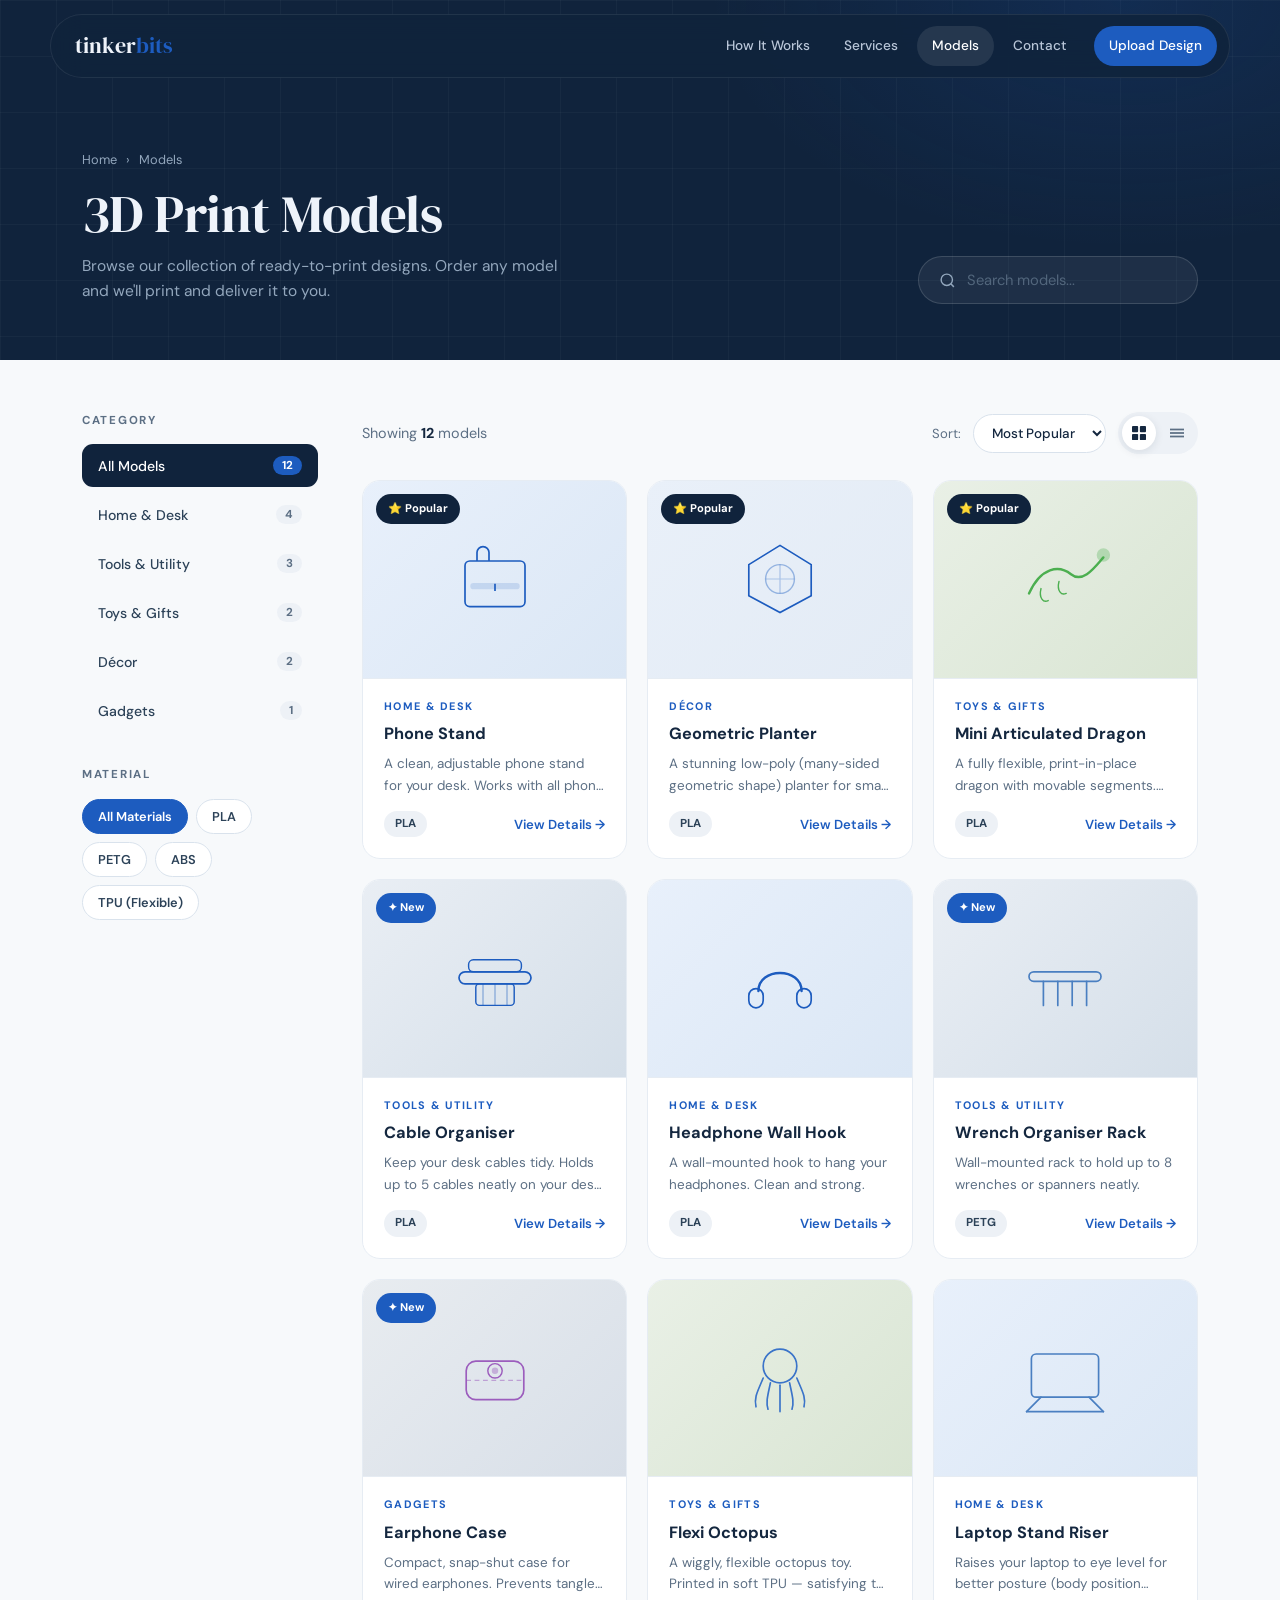
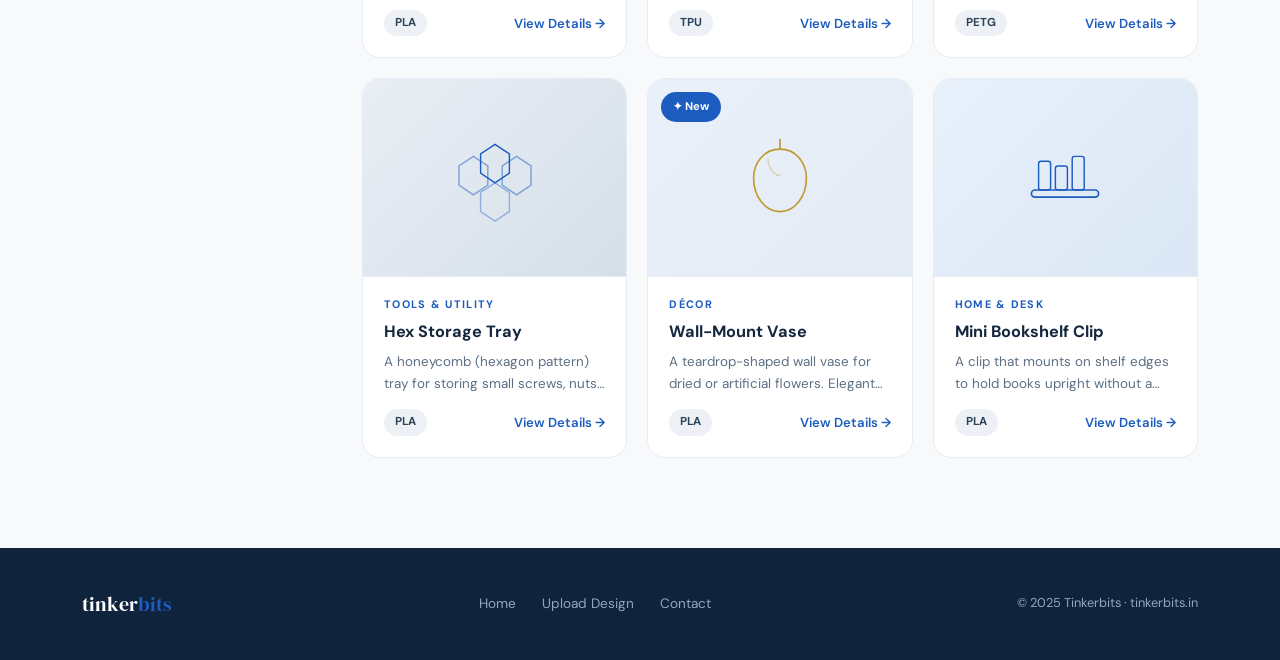
<file: 6-models.html>
<!DOCTYPE html>
<html lang="en">
<head>
  <meta charset="UTF-8" />
  <meta name="viewport" content="width=device-width, initial-scale=1.0" />
  <title>Models — Tinkerbits 3D Printing Studio</title>
  <meta name="description" content="Browse ready-to-print 3D models from Tinkerbits, Chennai. Order any model and we print and deliver it to you." />
  <link rel="preconnect" href="https://fonts.googleapis.com" />
  <link rel="preconnect" href="https://fonts.gstatic.com" crossorigin />
  <link href="https://fonts.googleapis.com/css2?family=DM+Serif+Display:ital@0;1&family=DM+Sans:wght@300;400;500;600;700&display=swap" rel="stylesheet" />
  <style>
    *, *::before, *::after { box-sizing: border-box; margin: 0; padding: 0; }
    :root {
      --bg: #f7f9fb;
      --bg-warm: #edf1f6;
      --surface: #ffffff;
      --ink: #14273f;
      --ink-2: #2c4258;
      --muted: #5c6f84;
      --border: #d9e2ec;
      --border-soft: #e6ecf3;
      --accent: #1d5cbf;
      --accent-strong: #154a99;
      --accent-soft: #e8f0fb;
      --dark: #10233c;
      --dark-line: rgba(255, 255, 255, 0.09);
      --dark-muted: #93a7bd;
      --font-display: 'DM Serif Display', serif;
      --font-body: 'DM Sans', sans-serif;
      --max-w: 1180px;
      --ease: cubic-bezier(0.22, 1, 0.36, 1);
    }
    html { scroll-behavior: smooth; }
    body {
      font-family: var(--font-body); background: var(--bg); color: var(--ink);
      line-height: 1.6; -webkit-font-smoothing: antialiased; overflow-x: hidden;
    }
    ::selection { background: var(--accent); color: #fff; }
    a { color: inherit; text-decoration: none; }
    svg { display: block; }

    /* ─── NAV ─── */
    nav {
      position: fixed; top: 14px; left: 50%; transform: translateX(-50%);
      width: min(var(--max-w), calc(100% - 28px)); z-index: 100;
      display: flex; align-items: center; justify-content: space-between;
      padding: 11px 12px 11px 24px;
      background: rgba(16, 35, 60, 0.86);
      backdrop-filter: blur(16px); -webkit-backdrop-filter: blur(16px);
      border: 1px solid rgba(255, 255, 255, 0.08); border-radius: 100px;
    }
    .nav-logo { font-family: var(--font-display); font-size: 1.35rem; color: #eef3fa; }
    .nav-logo span { color: var(--accent); }
    .nav-links { display: flex; align-items: center; gap: 4px; }
    .nav-links a {
      font-size: 0.85rem; font-weight: 500; color: #b9c6d8;
      padding: 9px 15px; border-radius: 100px;
      transition: color 0.25s var(--ease), background 0.25s var(--ease);
    }
    .nav-links a:hover { color: #fff; background: rgba(255, 255, 255, 0.07); }
    .nav-links a.active { color: #fff; background: rgba(255, 255, 255, 0.09); }
    .nav-links a.nav-cta { background: var(--accent); color: #fff; margin-left: 8px; }
    .nav-links a.nav-cta:hover { background: var(--accent-strong); }
    .hamburger { display: none; flex-direction: column; gap: 5px; cursor: pointer; padding: 10px; background: none; border: none; }
    .hamburger span { width: 20px; height: 2px; background: #eef3fa; border-radius: 2px; }

    /* ─── PAGE HEADER (dark band) ─── */
    .page-header {
      background: var(--dark); color: #eef3fa; padding: 150px 0 56px; position: relative; overflow: hidden;
    }
    .page-header::before {
      content: ''; position: absolute; inset: 0; pointer-events: none;
      background:
        radial-gradient(640px 380px at 88% 0%, rgba(29, 92, 191, 0.16), transparent 65%),
        linear-gradient(rgba(255,255,255,0.03) 1px, transparent 1px),
        linear-gradient(90deg, rgba(255,255,255,0.03) 1px, transparent 1px);
      background-size: auto, 56px 56px, 56px 56px;
    }
    .page-header-inner {
      max-width: var(--max-w); margin: 0 auto; padding: 0 32px; position: relative;
      display: flex; align-items: flex-end; justify-content: space-between; gap: 32px; flex-wrap: wrap;
    }
    .breadcrumb { display: flex; align-items: center; gap: 9px; font-size: 0.8rem; color: var(--dark-muted); margin-bottom: 16px; }
    .breadcrumb a { color: var(--dark-muted); transition: color 0.25s; }
    .breadcrumb a:hover { color: var(--accent); }
    .page-header h1 {
      font-family: var(--font-display); font-weight: 400;
      font-size: clamp(2.2rem, 4.6vw, 3.3rem); line-height: 1.06; letter-spacing: -0.01em; margin-bottom: 12px;
    }
    .page-header p { color: var(--dark-muted); font-size: 0.97rem; max-width: 480px; }
    .search-bar {
      display: flex; align-items: center; gap: 11px;
      background: rgba(255, 255, 255, 0.06); border: 1px solid rgba(255, 255, 255, 0.14);
      border-radius: 100px; padding: 13px 20px; min-width: 280px;
      transition: border-color 0.3s var(--ease), background 0.3s var(--ease);
    }
    .search-bar:focus-within { border-color: var(--accent); background: rgba(255, 255, 255, 0.09); }
    .search-bar svg { width: 17px; height: 17px; color: var(--dark-muted); flex-shrink: 0; }
    .search-bar input {
      background: none; border: none; outline: none; width: 100%;
      font-family: var(--font-body); font-size: 0.92rem; color: #eef3fa;
    }
    .search-bar input::placeholder { color: #52667c; }

    /* ─── LAYOUT ─── */
    .main-wrap {
      max-width: var(--max-w); margin: 0 auto; padding: 52px 32px 90px;
      display: grid; grid-template-columns: 236px 1fr; gap: 44px; align-items: start;
    }

    /* ─── SIDEBAR ─── */
    .sidebar { position: sticky; top: 104px; display: flex; flex-direction: column; gap: 34px; }
    .filter-label {
      font-size: 0.72rem; font-weight: 700; letter-spacing: 0.15em; text-transform: uppercase;
      color: var(--muted); margin-bottom: 14px;
    }
    .filter-pills { display: flex; flex-direction: column; gap: 6px; }
    .filter-pill {
      display: flex; align-items: center; justify-content: space-between; gap: 10px;
      padding: 11px 15px; border-radius: 11px; border: 1px solid transparent;
      background: none; font-family: var(--font-body); font-size: 0.88rem; font-weight: 500;
      color: var(--ink-2); cursor: pointer; text-align: left;
      transition: background 0.25s var(--ease), color 0.25s var(--ease), border-color 0.25s var(--ease);
    }
    .filter-pill:hover { background: var(--bg-warm); }
    .filter-pill.active { background: var(--dark); color: #fff; }
    .filter-pill .count {
      font-size: 0.72rem; font-weight: 700; background: var(--bg-warm); color: var(--muted);
      border-radius: 100px; padding: 2px 9px;
    }
    .filter-pill.active .count { background: var(--accent); color: #fff; }
    .material-pills { display: flex; flex-wrap: wrap; gap: 8px; }
    .mat-pill {
      padding: 8px 15px; border-radius: 100px; border: 1px solid var(--border);
      background: var(--surface); font-family: var(--font-body); font-size: 0.8rem; font-weight: 600;
      color: var(--ink-2); cursor: pointer;
      transition: all 0.25s var(--ease);
    }
    .mat-pill:hover { border-color: var(--ink); }
    .mat-pill.active { background: var(--accent); border-color: var(--accent); color: #fff; }

    /* ─── CONTENT TOP ─── */
    .content-top {
      display: flex; align-items: center; justify-content: space-between; gap: 18px;
      margin-bottom: 26px; flex-wrap: wrap;
    }
    .result-count { font-size: 0.9rem; color: var(--muted); }
    .result-count strong { color: var(--ink); }
    .sort-bar { display: flex; align-items: center; gap: 12px; }
    .sort-bar label { font-size: 0.82rem; color: var(--muted); }
    .sort-select {
      padding: 9px 14px; border-radius: 100px; border: 1px solid var(--border);
      background: var(--surface); font-family: var(--font-body); font-size: 0.84rem; font-weight: 500;
      color: var(--ink); cursor: pointer; outline: none;
    }
    .sort-select:focus { border-color: var(--accent); }
    .view-toggles { display: flex; gap: 4px; background: var(--bg-warm); border-radius: 100px; padding: 4px; }
    .view-btn {
      width: 34px; height: 34px; border-radius: 50%; border: none; cursor: pointer;
      background: none; color: var(--muted); display: flex; align-items: center; justify-content: center;
      transition: background 0.25s var(--ease), color 0.25s var(--ease);
    }
    .view-btn.active { background: var(--surface); color: var(--ink); box-shadow: 0 2px 8px rgba(20,39,63,0.1); }

    /* ─── MODEL CARDS ─── */
    .models-grid { display: grid; grid-template-columns: repeat(3, 1fr); gap: 20px; }
    .model-card {
      background: var(--surface); border: 1px solid var(--border-soft); border-radius: 18px;
      overflow: hidden; cursor: pointer; position: relative;
      transition: transform 0.35s var(--ease), box-shadow 0.35s var(--ease), border-color 0.35s var(--ease);
    }
    .model-card:hover { transform: translateY(-6px); box-shadow: 0 22px 50px rgba(20, 39, 63, 0.11); border-color: var(--border); }
    .card-badge {
      position: absolute; top: 13px; left: 13px; z-index: 2;
      font-size: 0.7rem; font-weight: 700; padding: 6px 12px; border-radius: 100px;
    }
    .badge-popular { background: var(--dark); color: #fff; }
    .badge-new { background: var(--accent); color: #fff; }
    .card-image {
      aspect-ratio: 4 / 3; display: flex; align-items: center; justify-content: center;
      border-bottom: 1px solid var(--border-soft);
      transition: transform 0.4s var(--ease);
    }
    .card-image svg { width: 96px; height: 96px; transition: transform 0.4s var(--ease); }
    .model-card:hover .card-image svg { transform: scale(1.09) rotate(-2deg); }
    .cat-home { background: linear-gradient(135deg, #e8f0fb, #dbe7f5); }
    .cat-tools { background: linear-gradient(135deg, #e9eef4, #d5dfe9); }
    .cat-toy { background: linear-gradient(135deg, #e9f0e6, #d9e5d3); }
    .cat-deco { background: linear-gradient(135deg, #e9f0f9, #e3ebf5); }
    .cat-gadget { background: linear-gradient(135deg, #e8ecf0, #d8dfe8); }
    .card-body { padding: 19px 21px 21px; }
    .card-category {
      font-size: 0.68rem; font-weight: 700; letter-spacing: 0.12em; text-transform: uppercase;
      color: var(--accent); margin-bottom: 6px;
    }
    .card-name { font-size: 1.02rem; font-weight: 700; margin-bottom: 6px; }
    .card-desc {
      font-size: 0.84rem; color: var(--muted); margin-bottom: 15px;
      display: -webkit-box; -webkit-line-clamp: 2; -webkit-box-orient: vertical; overflow: hidden;
    }
    .card-meta { display: flex; align-items: center; justify-content: space-between; gap: 10px; }
    .card-material {
      font-size: 0.72rem; font-weight: 700; background: var(--bg-warm); color: var(--ink-2);
      padding: 4px 11px; border-radius: 100px;
    }
    .card-action { font-size: 0.82rem; font-weight: 600; color: var(--accent); }

    /* list view */
    .models-grid.list-view { grid-template-columns: 1fr; }
    .models-grid.list-view .model-card { display: grid; grid-template-columns: 220px 1fr; }
    .models-grid.list-view .card-image { aspect-ratio: auto; min-height: 150px; border-bottom: none; border-right: 1px solid var(--border-soft); }
    .models-grid.list-view .card-body { display: flex; flex-direction: column; justify-content: center; }

    .no-results { text-align: center; padding: 80px 20px; color: var(--muted); }
    .no-results svg { width: 44px; height: 44px; margin: 0 auto 16px; color: var(--border); }
    .no-results h3 { font-size: 1.1rem; color: var(--ink); margin-bottom: 6px; }
    .no-results p { font-size: 0.88rem; }

    /* ─── MODAL ─── */
    .modal-overlay {
      position: fixed; inset: 0; z-index: 150;
      background: rgba(16, 35, 60, 0.66); backdrop-filter: blur(6px);
      display: flex; align-items: center; justify-content: center; padding: 22px;
      opacity: 0; visibility: hidden; transition: opacity 0.35s var(--ease), visibility 0.35s;
    }
    .modal-overlay.open { opacity: 1; visibility: visible; }
    .modal {
      background: var(--surface); border-radius: 24px; overflow: hidden;
      max-width: 760px; width: 100%; max-height: 88vh; overflow-y: auto;
      display: grid; grid-template-columns: 0.9fr 1.1fr;
      transform: translateY(22px) scale(0.98); transition: transform 0.35s var(--ease);
    }
    .modal-overlay.open .modal { transform: none; }
    .modal-img { display: flex; align-items: center; justify-content: center; min-height: 300px; }
    .modal-img svg { width: 130px; height: 130px; }
    .modal-body { padding: 36px 32px; }
    .modal-cat {
      font-size: 0.7rem; font-weight: 700; letter-spacing: 0.13em; text-transform: uppercase;
      color: var(--accent); margin-bottom: 8px;
    }
    .modal-title { font-family: var(--font-display); font-weight: 400; font-size: 1.75rem; line-height: 1.12; margin-bottom: 12px; }
    .modal-desc { font-size: 0.9rem; color: var(--muted); margin-bottom: 22px; }
    .modal-specs { display: grid; grid-template-columns: 1fr 1fr; gap: 10px; margin-bottom: 26px; }
    .spec-item { background: var(--bg-warm); border-radius: 11px; padding: 11px 14px; }
    .spec-key { font-size: 0.68rem; font-weight: 700; letter-spacing: 0.1em; text-transform: uppercase; color: var(--muted); margin-bottom: 3px; }
    .spec-val { font-size: 0.88rem; font-weight: 600; color: var(--ink); }
    .modal-actions { display: flex; gap: 11px; flex-wrap: wrap; }
    .modal-btn-primary {
      flex: 1; min-width: 160px; padding: 14px 20px; border-radius: 100px; border: none; cursor: pointer;
      background: var(--accent); color: #fff; font-family: var(--font-body); font-size: 0.9rem; font-weight: 700;
      transition: background 0.3s var(--ease), transform 0.3s var(--ease);
    }
    .modal-btn-primary:hover { background: var(--accent-strong); transform: translateY(-2px); }
    .modal-btn-close {
      padding: 14px 22px; border-radius: 100px; cursor: pointer;
      background: none; border: 1px solid var(--border); color: var(--ink-2);
      font-family: var(--font-body); font-size: 0.9rem; font-weight: 600;
      transition: border-color 0.3s var(--ease);
    }
    .modal-btn-close:hover { border-color: var(--ink); }

    /* ─── FOOTER ─── */
    footer { background: var(--dark); color: #b9c6d8; }
    .footer-simple {
      max-width: var(--max-w); margin: 0 auto; padding: 40px 32px;
      display: flex; align-items: center; justify-content: space-between; gap: 20px; flex-wrap: wrap;
    }
    .footer-logo-sm { font-family: var(--font-display); font-size: 1.25rem; color: #fff; }
    .footer-logo-sm span { color: var(--accent); }
    .footer-links-sm { display: flex; gap: 26px; }
    .footer-links-sm a { font-size: 0.85rem; color: var(--dark-muted); transition: color 0.25s var(--ease); }
    .footer-links-sm a:hover { color: var(--accent); }
    .footer-copy-sm { font-size: 0.8rem; color: var(--dark-muted); }

    /* ─── TOAST ─── */
    .toast {
      position: fixed; bottom: 26px; left: 50%; transform: translate(-50%, 90px);
      background: var(--dark); color: #fff; border: 1px solid rgba(255,255,255,0.12);
      padding: 14px 24px; border-radius: 100px; font-size: 0.88rem; z-index: 200;
      display: flex; align-items: center; gap: 11px; opacity: 0;
      transition: transform 0.45s var(--ease), opacity 0.45s var(--ease);
      box-shadow: 0 18px 44px rgba(0, 0, 0, 0.35); max-width: calc(100% - 40px); text-align: center;
    }
    .toast.show { transform: translate(-50%, 0); opacity: 1; }
    .toast-dot { width: 8px; height: 8px; border-radius: 50%; background: var(--accent); flex-shrink: 0; }

    /* ─── RESPONSIVE ─── */
    @media (max-width: 1020px) {
      .models-grid { grid-template-columns: 1fr 1fr; }
      .modal { grid-template-columns: 1fr; }
      .modal-img { min-height: 220px; }
    }
    @media (max-width: 820px) {
      .main-wrap { grid-template-columns: 1fr; gap: 30px; padding-top: 38px; }
      .sidebar { position: static; }
      .filter-pills { flex-direction: row; flex-wrap: wrap; }
      .filter-pill { border: 1px solid var(--border); }
      .filter-pill.active { border-color: var(--dark); }
      .page-header-inner { flex-direction: column; align-items: flex-start; }
      .search-bar { width: 100%; min-width: 0; }
    }
    @media (max-width: 720px) {
      .hamburger { display: flex; }
      .nav-links {
        position: absolute; top: calc(100% + 10px); left: 0; right: 0;
        flex-direction: column; align-items: stretch; gap: 2px;
        background: rgba(16, 35, 60, 0.97); backdrop-filter: blur(18px);
        border: 1px solid rgba(255,255,255,0.1); border-radius: 22px; padding: 12px;
        opacity: 0; visibility: hidden; transform: translateY(-8px);
        transition: opacity 0.3s var(--ease), transform 0.3s var(--ease), visibility 0.3s;
      }
      .nav-links.open { opacity: 1; visibility: visible; transform: none; }
      .nav-links a { padding: 13px 18px; font-size: 0.95rem; }
      .nav-links a.nav-cta { margin-left: 0; text-align: center; margin-top: 6px; }
      .models-grid { grid-template-columns: 1fr; }
      .models-grid.list-view .model-card { grid-template-columns: 1fr; }
      .models-grid.list-view .card-image { border-right: none; border-bottom: 1px solid var(--border-soft); }
      .content-top { flex-direction: column; align-items: flex-start; }
      .footer-simple { flex-direction: column; text-align: center; }
    }
  </style>
</head>
<body>
<!-- NAV -->
  <nav>
    <a href="index.html" class="nav-logo">tinker<span>bits</span></a>
    <div class="nav-links" id="navLinks">
      <a href="index.html#how-it-works">How It Works</a>
      <a href="index.html#services">Services</a>
      <a href="models.html" class="active">Models</a>
      <a href="index.html#contact">Contact</a>
      <a href="index.html#upload" class="nav-cta">Upload Design</a>
    </div>
    <div class="hamburger" onclick="toggleMenu()">
      <span></span><span></span><span></span>
    </div>
  </nav>

  <!-- PAGE HEADER -->
  <div class="page-header">
    <div class="page-header-inner">
      <div class="header-left">
        <div class="breadcrumb">
          <a href="index.html">Home</a>
          <span>›</span>
          <span>Models</span>
        </div>
        <h1>3D Print Models</h1>
        <p>Browse our collection of ready-to-print designs. Order any model and we'll print and deliver it to you.</p>
      </div>
      <div class="header-right">
        <div class="search-bar">
          <svg fill="none" stroke="currentColor" stroke-width="2" viewBox="0 0 24 24"><circle cx="11" cy="11" r="8"/><path d="M21 21l-4.35-4.35"/></svg>
          <input type="text" id="searchInput" placeholder="Search models..." oninput="filterModels()" />
        </div>
      </div>
    </div>
  </div>

  <!-- MAIN -->
  <div class="main-wrap">

    <!-- SIDEBAR -->
    <aside class="sidebar">
      <div class="filter-group">
        <div class="filter-label">Category</div>
        <div class="filter-pills">
          <button class="filter-pill active" onclick="setCategory(this, 'all')">All Models <span class="count" id="countAll">12</span></button>
          <button class="filter-pill" onclick="setCategory(this, 'Home & Desk')">Home &amp; Desk <span class="count">4</span></button>
          <button class="filter-pill" onclick="setCategory(this, 'Tools & Utility')">Tools &amp; Utility <span class="count">3</span></button>
          <button class="filter-pill" onclick="setCategory(this, 'Toys & Gifts')">Toys &amp; Gifts <span class="count">2</span></button>
          <button class="filter-pill" onclick="setCategory(this, 'Décor')">Décor <span class="count">2</span></button>
          <button class="filter-pill" onclick="setCategory(this, 'Gadgets')">Gadgets <span class="count">1</span></button>
        </div>
      </div>
      <div class="filter-group">
        <div class="filter-label">Material</div>
        <div class="material-pills">
          <button class="mat-pill active" onclick="setMaterial(this, 'all')">All Materials</button>
          <button class="mat-pill" onclick="setMaterial(this, 'PLA')">PLA</button>
          <button class="mat-pill" onclick="setMaterial(this, 'PETG')">PETG</button>
          <button class="mat-pill" onclick="setMaterial(this, 'ABS')">ABS</button>
          <button class="mat-pill" onclick="setMaterial(this, 'TPU')">TPU (Flexible)</button>
        </div>
      </div>
    </aside>

    <!-- CONTENT -->
    <div class="content-area">
      <div class="content-top">
        <div class="result-count" id="resultCount">Showing <strong>12</strong> models</div>
        <div class="sort-bar">
          <label>Sort:</label>
          <select class="sort-select" onchange="filterModels()">
            <option value="popular">Most Popular</option>
            <option value="new">Newest First</option>
            <option value="name">Name A–Z</option>
          </select>
          <div class="view-toggles">
            <button class="view-btn active" title="Grid view" onclick="setView('grid', this)">
              <svg width="14" height="14" fill="currentColor" viewBox="0 0 16 16"><rect x="0" y="0" width="7" height="7" rx="1"/><rect x="9" y="0" width="7" height="7" rx="1"/><rect x="0" y="9" width="7" height="7" rx="1"/><rect x="9" y="9" width="7" height="7" rx="1"/></svg>
            </button>
            <button class="view-btn" title="List view" onclick="setView('list', this)">
              <svg width="14" height="14" fill="none" stroke="currentColor" stroke-width="2" viewBox="0 0 16 16"><line x1="0" y1="4" x2="16" y2="4"/><line x1="0" y1="8" x2="16" y2="8"/><line x1="0" y1="12" x2="16" y2="12"/></svg>
            </button>
          </div>
        </div>
      </div>

      <div class="models-grid" id="modelsGrid"></div>
      <div class="no-results" id="noResults" style="display:none;">
        <svg fill="none" stroke="currentColor" stroke-width="1.5" viewBox="0 0 24 24"><circle cx="11" cy="11" r="8"/><path d="M21 21l-4.35-4.35"/></svg>
        <h3>No models found</h3>
        <p>Try a different search or category.</p>
      </div>
    </div>
  </div>

  <!-- MODEL DETAIL MODAL (popup window) -->
  <div class="modal-overlay" id="modalOverlay" onclick="closeModal(event)">
    <div class="modal" id="modal">
      <div class="modal-img" id="modalImg"></div>
      <div class="modal-body">
        <div class="modal-cat" id="modalCat"></div>
        <div class="modal-title" id="modalTitle"></div>
        <div class="modal-desc" id="modalDesc"></div>
        <div class="modal-specs" id="modalSpecs"></div>
        <div class="modal-actions">
          <button class="modal-btn-primary" onclick="orderModel()">Order This Model</button>
          <button class="modal-btn-close" onclick="document.getElementById('modalOverlay').classList.remove('open')">Close</button>
        </div>
      </div>
    </div>
  </div>

  <!-- FOOTER -->
  <footer>
    <div class="footer-simple">
      <div class="footer-logo-sm">tinker<span>bits</span></div>
      <div class="footer-links-sm">
        <a href="index.html">Home</a>
        <a href="index.html#upload">Upload Design</a>
        <a href="index.html#contact">Contact</a>
      </div>
      <div class="footer-copy-sm">© 2025 Tinkerbits · tinkerbits.in</div>
    </div>
  </footer>

  <!-- TOAST -->
  <div class="toast" id="toast">
    <div class="toast-dot"></div>
    <span id="toastMsg">Done!</span>
  </div>

  <script>
    // ─── DATA ─── (add more objects here to add more models)
    const MODELS = [
      {
        id: 1, name: "Phone Stand", category: "Home & Desk", material: "PLA",
        badge: "popular", imgClass: "cat-home",
        desc: "A clean, adjustable phone stand for your desk. Works with all phone sizes.",
        longDesc: "This minimal desk phone stand keeps your phone upright at a comfortable viewing angle. Useful during video calls, cooking, or just keeping your desk tidy. Works with all smartphones including those with thick cases.",
        specs: { "Material": "PLA", "Print Time": "~3 hrs", "Size": "12 × 8 × 7 cm", "Colours": "Any" },
        icon: `<svg fill="none" stroke="#1d5cbf" stroke-width="1.2" viewBox="0 0 80 80"><rect x="15" y="25" width="50" height="38" rx="4" stroke-width="1.4"/><path d="M25 25V18a5 5 0 0110 0v7M40 44v6" stroke-width="1.4"/><rect x="20" y="44" width="40" height="4" rx="2" fill="#1d5cbf" opacity="0.15"/></svg>`
      },
      {
        id: 2, name: "Geometric Planter", category: "Décor", material: "PLA",
        badge: "popular", imgClass: "cat-deco",
        desc: "A stunning low-poly (many-sided geometric shape) planter for small succulents and cacti.",
        longDesc: "This geometric low-poly planter brings a modern art feel to any shelf or windowsill. Perfect for small succulents, cacti, or air plants. Has a drainage hole at the bottom. Looks great in white, black, or terracotta colour.",
        specs: { "Material": "PLA", "Print Time": "~5 hrs", "Size": "10 × 10 × 12 cm", "Colours": "Any" },
        icon: `<svg fill="none" stroke="#1d5cbf" stroke-width="1.2" viewBox="0 0 80 80"><polygon points="40,12 66,28 66,54 40,68 14,54 14,28" stroke-width="1.4"/><circle cx="40" cy="40" r="12" stroke-width="1.2" stroke="#1d5cbf" opacity="0.4"/><path d="M40 28 L40 52M28 40 L52 40" stroke="#1d5cbf" opacity="0.3" stroke-width="1"/></svg>`
      },
      {
        id: 3, name: "Cable Organiser", category: "Tools & Utility", material: "PLA",
        badge: "new", imgClass: "cat-tools",
        desc: "Keep your desk cables tidy. Holds up to 5 cables neatly on your desk edge.",
        longDesc: "No more tangled cables on your desk. This cable organiser clips onto the edge of most desks (up to 2.5cm thick) and holds up to 5 charging or data cables in individual slots. Simple, clean, and very useful.",
        specs: { "Material": "PLA", "Print Time": "~2 hrs", "Size": "14 × 4 × 3 cm", "Colours": "Black / White" },
        icon: `<svg fill="none" stroke="#1d5cbf" stroke-width="1.2" viewBox="0 0 80 80"><rect x="10" y="34" width="60" height="10" rx="5" stroke-width="1.4"/><rect x="18" y="24" width="44" height="10" rx="4" stroke-width="1.2"/><rect x="24" y="44" width="32" height="18" rx="3" stroke-width="1.2"/><line x1="30" y1="44" x2="30" y2="62" stroke="#1d5cbf" opacity="0.4"/><line x1="40" y1="44" x2="40" y2="62" stroke="#1d5cbf" opacity="0.4"/><line x1="50" y1="44" x2="50" y2="62" stroke="#1d5cbf" opacity="0.4"/></svg>`
      },
      {
        id: 4, name: "Mini Articulated Dragon", category: "Toys & Gifts", material: "PLA",
        badge: "popular", imgClass: "cat-toy",
        desc: "A fully flexible, print-in-place dragon with movable segments. No assembly needed!",
        longDesc: "This amazing articulated (jointed, movable) dragon is printed in one piece and comes out of the printer already assembled. Each body segment moves independently. A brilliant gift for all ages — kids and adults both love it. Available in many colours.",
        specs: { "Material": "PLA", "Print Time": "~6 hrs", "Size": "20 cm long", "Colours": "Any" },
        icon: `<svg fill="none" stroke="#4caf50" stroke-width="1.2" viewBox="0 0 80 80"><path d="M10 52 C20 30, 35 28, 45 36 C55 44, 65 30, 72 22" stroke-width="2" stroke-linecap="round"/><circle cx="72" cy="20" r="5" fill="#4caf50" opacity="0.3" stroke="#4caf50"/><path d="M20 48 C18 56, 22 60, 26 58" stroke-linecap="round"/><path d="M35 42 C33 50, 37 54, 41 52" stroke-linecap="round"/></svg>`
      },
      {
        id: 5, name: "Headphone Wall Hook", category: "Home & Desk", material: "PLA",
        badge: "", imgClass: "cat-home",
        desc: "A wall-mounted hook to hang your headphones. Clean and strong.",
        longDesc: "Tired of your headphones sitting awkwardly on the desk? This wall hook mounts with two screws and keeps your headphones perfectly hung when not in use. Fits all over-ear headphone styles. Comes with mounting guide.",
        specs: { "Material": "PLA", "Print Time": "~1.5 hrs", "Size": "8 × 6 × 4 cm", "Colours": "Any" },
        icon: `<svg fill="none" stroke="#1d5cbf" stroke-width="1.4" viewBox="0 0 80 80"><path d="M22 50 C22 30, 58 30, 58 50" stroke-width="2" stroke-linecap="round"/><rect x="14" y="48" width="12" height="16" rx="6" stroke-width="1.4"/><rect x="54" y="48" width="12" height="16" rx="6" stroke-width="1.4"/></svg>`
      },
      {
        id: 6, name: "Wrench Organiser Rack", category: "Tools & Utility", material: "PETG",
        badge: "new", imgClass: "cat-tools",
        desc: "Wall-mounted rack to hold up to 8 wrenches or spanners neatly.",
        longDesc: "A practical wall rack for your garage or workshop. Holds up to 8 wrenches or spanners of different sizes, mounted at an angle for easy grab-and-go access. Made in PETG for extra strength and durability.",
        specs: { "Material": "PETG", "Print Time": "~4 hrs", "Size": "30 × 8 × 5 cm", "Colours": "Black / Grey" },
        icon: `<svg fill="none" stroke="#4a7fc1" stroke-width="1.4" viewBox="0 0 80 80"><rect x="10" y="34" width="60" height="8" rx="4" stroke-width="1.4"/><line x1="22" y1="42" x2="22" y2="62" stroke-width="1.4" stroke-linecap="round"/><line x1="34" y1="42" x2="34" y2="62" stroke-width="1.4" stroke-linecap="round"/><line x1="46" y1="42" x2="46" y2="62" stroke-width="1.4" stroke-linecap="round"/><line x1="58" y1="42" x2="58" y2="62" stroke-width="1.4" stroke-linecap="round"/></svg>`
      },
      {
        id: 7, name: "Earphone Case", category: "Gadgets", material: "PLA",
        badge: "new", imgClass: "cat-gadget",
        desc: "Compact, snap-shut case for wired earphones. Prevents tangles and damage.",
        longDesc: "A compact clamshell (opens and closes like a shell) case for storing wired earphones. The inner groove winds the cable neatly, and the snap lid keeps everything secure in your bag or pocket. Lightweight and protective.",
        specs: { "Material": "PLA", "Print Time": "~2 hrs", "Size": "8 × 6 × 2.5 cm", "Colours": "Any" },
        icon: `<svg fill="none" stroke="#9c5dbd" stroke-width="1.4" viewBox="0 0 80 80"><rect x="16" y="26" width="48" height="32" rx="8" stroke-width="1.4"/><line x1="16" y1="42" x2="64" y2="42" stroke-width="1" stroke-dasharray="4 3" opacity="0.5"/><circle cx="40" cy="34" r="6" stroke-width="1.2"/><circle cx="40" cy="34" r="2" fill="#9c5dbd" opacity="0.4"/></svg>`
      },
      {
        id: 8, name: "Flexi Octopus", category: "Toys & Gifts", material: "TPU",
        badge: "", imgClass: "cat-toy",
        desc: "A wiggly, flexible octopus toy. Printed in soft TPU — satisfying to squeeze!",
        longDesc: "Printed in TPU (a rubber-like flexible plastic), this octopus has eight fully movable tentacles and a squeezable body. Great as a stress toy, desk companion, or gift for kids. Comes in bright colours.",
        specs: { "Material": "TPU", "Print Time": "~5 hrs", "Size": "12 cm wide", "Colours": "Bright colours" },
        icon: `<svg fill="none" stroke="#3b74c9" stroke-width="1.4" viewBox="0 0 80 80"><circle cx="40" cy="30" r="14" stroke-width="1.4"/><path d="M26 40 C22 50, 18 56, 20 64" stroke-linecap="round" stroke-width="1.4"/><path d="M32 44 C30 54, 28 60, 30 66" stroke-linecap="round" stroke-width="1.4"/><path d="M40 46 C40 56, 40 62, 40 68" stroke-linecap="round" stroke-width="1.4"/><path d="M48 44 C50 54, 52 60, 50 66" stroke-linecap="round" stroke-width="1.4"/><path d="M54 40 C58 50, 62 56, 60 64" stroke-linecap="round" stroke-width="1.4"/></svg>`
      },
      {
        id: 9, name: "Laptop Stand Riser", category: "Home & Desk", material: "PETG",
        badge: "", imgClass: "cat-home",
        desc: "Raises your laptop to eye level for better posture (body position while sitting).",
        longDesc: "This solid laptop stand elevates your screen to eye level, reducing neck and back strain during long work sessions. Fits laptops up to 17 inches. Made in PETG for strength — it can handle the weight easily. Has ventilation gaps to help your laptop stay cool.",
        specs: { "Material": "PETG", "Print Time": "~8 hrs", "Size": "28 × 22 × 12 cm", "Colours": "Black / White" },
        icon: `<svg fill="none" stroke="#4a7fc1" stroke-width="1.4" viewBox="0 0 80 80"><rect x="12" y="20" width="56" height="36" rx="4" stroke-width="1.4"/><path d="M20 56 L8 68 M60 56 L72 68" stroke-linecap="round" stroke-width="1.4"/><line x1="8" y1="68" x2="72" y2="68" stroke-width="1.4" stroke-linecap="round"/></svg>`
      },
      {
        id: 10, name: "Hex Storage Tray", category: "Tools & Utility", material: "PLA",
        badge: "", imgClass: "cat-tools",
        desc: "A honeycomb (hexagon pattern) tray for storing small screws, nuts, or craft supplies.",
        longDesc: "This stylish hex tray is a great way to keep tiny items organised on your workbench or craft table. The honeycomb cell pattern looks great and keeps items from rolling around. Stackable (you can stack multiple trays on top of each other).",
        specs: { "Material": "PLA", "Print Time": "~3 hrs", "Size": "20 × 18 × 3 cm", "Colours": "Any" },
        icon: `<svg fill="none" stroke="#1d5cbf" stroke-width="1.2" viewBox="0 0 80 80"><polygon points="40,12 52,20 52,36 40,44 28,36 28,20" stroke-width="1.2"/><polygon points="58,22 70,30 70,46 58,54 46,46 46,30" stroke-width="1.2" opacity="0.5"/><polygon points="22,22 34,30 34,46 22,54 10,46 10,30" stroke-width="1.2" opacity="0.5"/><polygon points="40,44 52,52 52,68 40,76 28,68 28,52" stroke-width="1.2" opacity="0.4"/></svg>`
      },
      {
        id: 11, name: "Wall-Mount Vase", category: "Décor", material: "PLA",
        badge: "new", imgClass: "cat-deco",
        desc: "A teardrop-shaped wall vase for dried or artificial flowers. Elegant and minimal.",
        longDesc: "This teardrop wall vase mounts on any wall with a single nail or screw. Designed for dried flowers, pampas grass, or artificial stems. The smooth, clean shape looks beautiful in white or natural tones and suits any room style.",
        specs: { "Material": "PLA", "Print Time": "~3.5 hrs", "Size": "7 × 7 × 16 cm", "Colours": "White / Cream" },
        icon: `<svg fill="none" stroke="#c09a30" stroke-width="1.4" viewBox="0 0 80 80"><path d="M40 16 C54 16, 62 28, 62 40 C62 56, 52 68, 40 68 C28 68, 18 56, 18 40 C18 28, 26 16, 40 16Z" stroke-width="1.4"/><path d="M40 16 L40 8" stroke-linecap="round" stroke-width="1.4"/><path d="M30 24 C30 32, 36 38, 40 38" stroke-width="1" opacity="0.4" stroke-linecap="round"/></svg>`
      },
      {
        id: 12, name: "Mini Bookshelf Clip", category: "Home & Desk", material: "PLA",
        badge: "", imgClass: "cat-home",
        desc: "A clip that mounts on shelf edges to hold books upright without a bookend.",
        longDesc: "These smart clips grip the edge of any shelf and hold books, magazines, or notebooks upright. No screws needed — they clip on and off easily. Sold in sets of 4. A clever solution for minimalist shelves.",
        specs: { "Material": "PLA", "Print Time": "~1 hr (set of 4)", "Size": "5 × 3 × 4 cm each", "Colours": "Black / White" },
        icon: `<svg fill="none" stroke="#1d5cbf" stroke-width="1.4" viewBox="0 0 80 80"><rect x="12" y="50" width="56" height="6" rx="3" stroke-width="1.4"/><rect x="18" y="26" width="10" height="24" rx="2" stroke-width="1.2"/><rect x="32" y="30" width="10" height="20" rx="2" stroke-width="1.2"/><rect x="46" y="22" width="10" height="28" rx="2" stroke-width="1.2"/></svg>`
      },
    ];

    let activeCategory = 'all';
    let activeMaterial = 'all';
    let activeModel = null;

    function filterModels() {
      const q = document.getElementById('searchInput').value.toLowerCase();
      const sort = document.querySelector('.sort-select').value;
      let list = MODELS.filter(m => {
        const matchCat = activeCategory === 'all' || m.category === activeCategory;
        const matchMat = activeMaterial === 'all' || m.material === activeMaterial;
        const matchQ = !q || m.name.toLowerCase().includes(q) || m.category.toLowerCase().includes(q) || m.desc.toLowerCase().includes(q);
        return matchCat && matchMat && matchQ;
      });
      if (sort === 'name') list.sort((a,b) => a.name.localeCompare(b.name));
      else if (sort === 'new') list = list.filter(m => m.badge === 'new').concat(list.filter(m => m.badge !== 'new'));
      else list = list.filter(m => m.badge === 'popular').concat(list.filter(m => m.badge !== 'popular'));

      const grid = document.getElementById('modelsGrid');
      const none = document.getElementById('noResults');
      const rc = document.getElementById('resultCount');
      grid.innerHTML = '';
      if (!list.length) { none.style.display = 'block'; rc.innerHTML = 'Showing <strong>0</strong> models'; return; }
      none.style.display = 'none';
      rc.innerHTML = `Showing <strong>${list.length}</strong> model${list.length !== 1 ? 's' : ''}`;
      list.forEach(m => {
        const card = document.createElement('div');
        card.className = 'model-card';
        card.onclick = () => openModal(m);
        card.innerHTML = `
          ${m.badge ? `<div class="card-badge badge-${m.badge}">${m.badge === 'popular' ? '⭐ Popular' : '✦ New'}</div>` : ''}
          <div class="card-image ${m.imgClass}">${m.icon}</div>
          <div class="card-body">
            <div class="card-category">${m.category}</div>
            <div class="card-name">${m.name}</div>
            <div class="card-desc">${m.desc}</div>
            <div class="card-meta">
              <span class="card-material">${m.material}</span>
              <span class="card-action">View Details →</span>
            </div>
          </div>`;
        grid.appendChild(card);
      });
    }

    function setCategory(btn, cat) {
      document.querySelectorAll('.filter-pill').forEach(b => b.classList.remove('active'));
      btn.classList.add('active');
      activeCategory = cat;
      filterModels();
    }

    function setMaterial(btn, mat) {
      document.querySelectorAll('.mat-pill').forEach(b => b.classList.remove('active'));
      btn.classList.add('active');
      activeMaterial = mat;
      filterModels();
    }

    function setView(type, btn) {
      document.querySelectorAll('.view-btn').forEach(b => b.classList.remove('active'));
      btn.classList.add('active');
      const grid = document.getElementById('modelsGrid');
      grid.classList.toggle('list-view', type === 'list');
    }

    function openModal(m) {
      activeModel = m;
      document.getElementById('modalImg').className = `modal-img ${m.imgClass}`;
      document.getElementById('modalImg').innerHTML = m.icon;
      document.getElementById('modalCat').textContent = m.category;
      document.getElementById('modalTitle').textContent = m.name;
      document.getElementById('modalDesc').textContent = m.longDesc;
      document.getElementById('modalSpecs').innerHTML = Object.entries(m.specs).map(([k,v]) =>
        `<div class="spec-item"><div class="spec-key">${k}</div><div class="spec-val">${v}</div></div>`).join('');
      document.getElementById('modalOverlay').classList.add('open');
    }

    function closeModal(e) {
      if (e.target === document.getElementById('modalOverlay')) {
        document.getElementById('modalOverlay').classList.remove('open');
      }
    }

    function orderModel() {
      document.getElementById('modalOverlay').classList.remove('open');
      showToast(`Added "${activeModel.name}" — redirecting to order form...`);
      setTimeout(() => { window.location.href = `index.html#upload`; }, 1200);
    }

    function showToast(msg) {
      const t = document.getElementById('toast');
      document.getElementById('toastMsg').textContent = msg;
      t.classList.add('show');
      setTimeout(() => t.classList.remove('show'), 3500);
    }

    function toggleMenu() {
      document.getElementById('navLinks').classList.toggle('open');
    }

    // Close nav on link click
    document.querySelectorAll('.nav-links a').forEach(a => {
      a.addEventListener('click', () => document.getElementById('navLinks').classList.remove('open'));
    });

    // Close modal on Escape key
    document.addEventListener('keydown', e => {
      if (e.key === 'Escape') document.getElementById('modalOverlay').classList.remove('open');
    });

    // Initial render
    filterModels();
  </script>
</body>
</html>
</file>
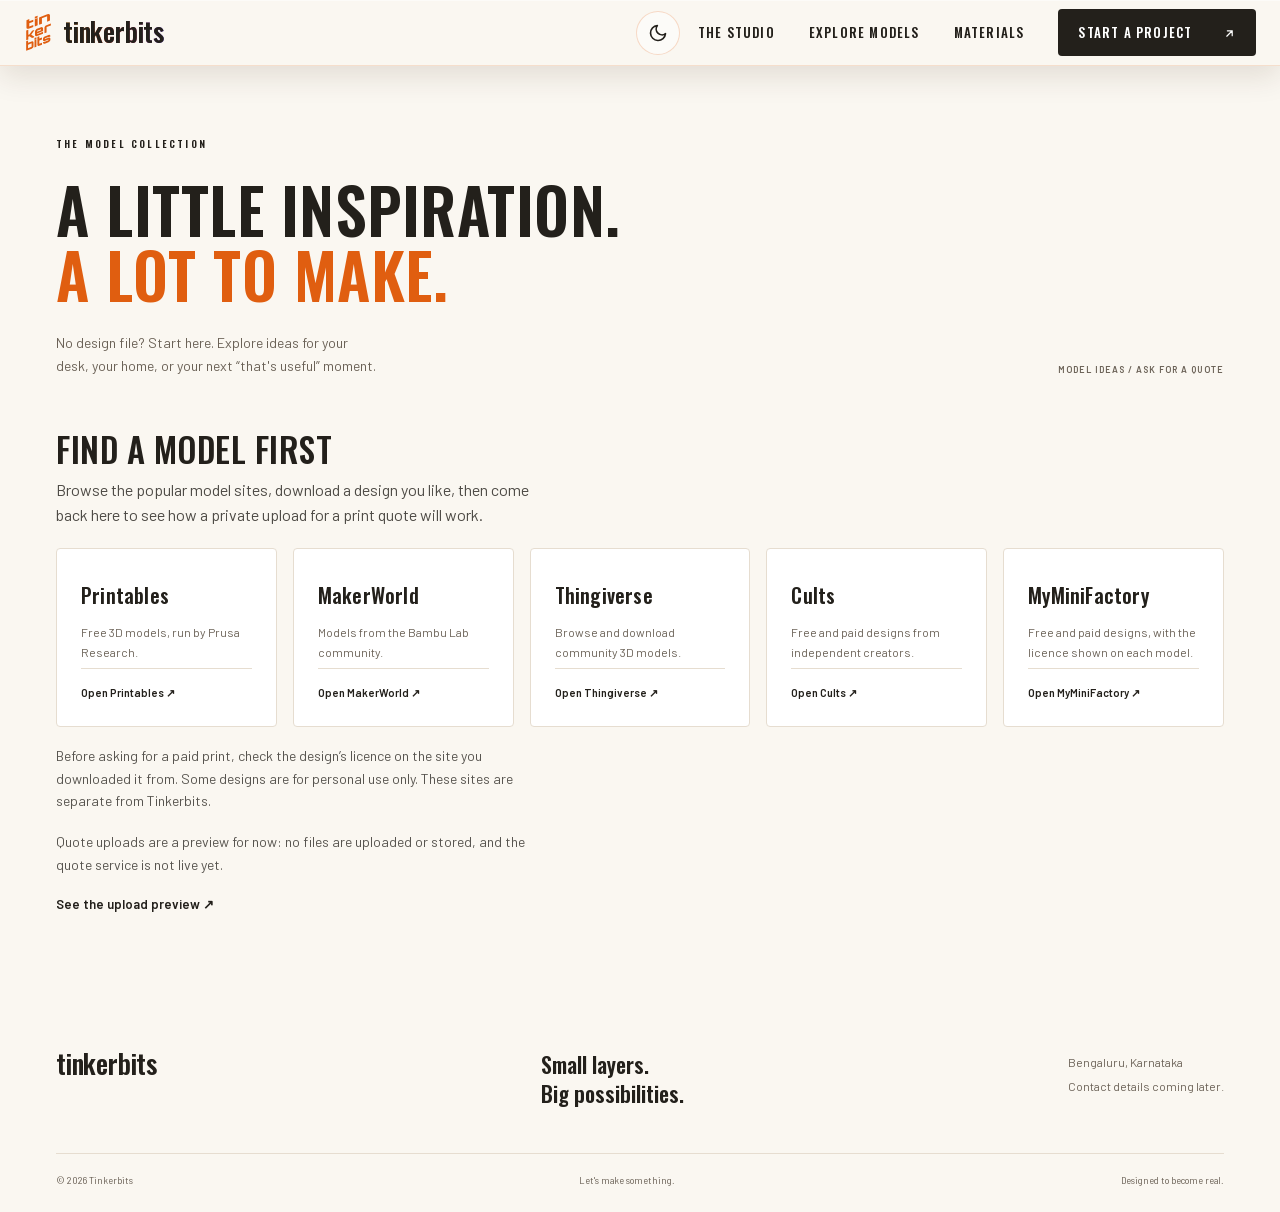
<file: models.html>
<!doctype html> <html lang="en"> <head><!-- Font license notices:
Copyright 2019 The Oswald Project Authors (https://github.com/sora-xor/sora-font)

This Font Software is licensed under the SIL Open Font License, Version 1.1.

This license is copied below, and is also available with a FAQ at: https://scripts.sil.org/OFL


-----------------------------------------------------------
SIL OPEN FONT LICENSE Version 1.1 - 26 February 2007
-----------------------------------------------------------

PREAMBLE
The goals of the Open Font License (OFL) are to stimulate worldwide
development of collaborative font projects, to support the font creation
efforts of academic and linguistic communities, and to provide a free and
open framework in which fonts may be shared and improved in partnership
with others.

The OFL allows the licensed fonts to be used, studied, modified and
redistributed freely as long as they are not sold by themselves. The
fonts, including any derivative works, can be bundled, embedded, 
redistributed and/or sold with any software provided that any reserved
names are not used by derivative works. The fonts and derivatives,
however, cannot be released under any other type of license. The
requirement for fonts to remain under this license does not apply
to any document created using the fonts or their derivatives.

DEFINITIONS
"Font Software" refers to the set of files released by the Copyright
Holder(s) under this license and clearly marked as such. This may
include source files, build scripts and documentation.

"Reserved Font Name" refers to any names specified as such after the
copyright statement(s).

"Original Version" refers to the collection of Font Software components as
distributed by the Copyright Holder(s).

"Modified Version" refers to any derivative made by adding to, deleting,
or substituting -- in part or in whole -- any of the components of the
Original Version, by changing formats or by porting the Font Software to a
new environment.

"Author" refers to any designer, engineer, programmer, technical
writer or other person who contributed to the Font Software.

PERMISSION & CONDITIONS
Permission is hereby granted, free of charge, to any person obtaining
a copy of the Font Software, to use, study, copy, merge, embed, modify,
redistribute, and sell modified and unmodified copies of the Font
Software, subject to the following conditions:

1) Neither the Font Software nor any of its individual components,
in Original or Modified Versions, may be sold by itself.

2) Original or Modified Versions of the Font Software may be bundled,
redistributed and/or sold with any software, provided that each copy
contains the above copyright notice and this license. These can be
included either as stand-alone text files, human-readable headers or
in the appropriate machine-readable metadata fields within text or
binary files as long as those fields can be easily viewed by the user.

3) No Modified Version of the Font Software may use the Reserved Font
Name(s) unless explicit written permission is granted by the corresponding
Copyright Holder. This restriction only applies to the primary font name as
presented to the users.

4) The name(s) of the Copyright Holder(s) or the Author(s) of the Font
Software shall not be used to promote, endorse or advertise any
Modified Version, except to acknowledge the contribution(s) of the
Copyright Holder(s) and the Author(s) or with their explicit written
permission.

5) The Font Software, modified or unmodified, in part or in whole,
must be distributed entirely under this license, and must not be
distributed under any other license. The requirement for fonts to
remain under this license does not apply to any document created
using the Font Software.

TERMINATION
This license becomes null and void if any of the above conditions are
not met.

DISCLAIMER
THE FONT SOFTWARE IS PROVIDED "AS IS", WITHOUT WARRANTY OF ANY KIND,
EXPRESS OR IMPLIED, INCLUDING BUT NOT LIMITED TO ANY WARRANTIES OF
MERCHANTABILITY, FITNESS FOR A PARTICULAR PURPOSE AND NONINFRINGEMENT
OF COPYRIGHT, PATENT, TRADEMARK, OR OTHER RIGHT. IN NO EVENT SHALL THE
COPYRIGHT HOLDER BE LIABLE FOR ANY CLAIM, DAMAGES OR OTHER LIABILITY,
INCLUDING ANY GENERAL, SPECIAL, INDIRECT, INCIDENTAL, OR CONSEQUENTIAL
DAMAGES, WHETHER IN AN ACTION OF CONTRACT, TORT OR OTHERWISE, ARISING
FROM, OUT OF THE USE OR INABILITY TO USE THE FONT SOFTWARE OR FROM
OTHER DEALINGS IN THE FONT SOFTWARE.

Copyright 2018 The Barlow Project Authors (https://github.com/googlefonts/manrope)

This Font Software is licensed under the SIL Open Font License, Version 1.1.
This license is copied below, and is also available with a FAQ at:
http://scripts.sil.org/OFL


-----------------------------------------------------------
SIL OPEN FONT LICENSE Version 1.1 - 26 February 2007
-----------------------------------------------------------

PREAMBLE
The goals of the Open Font License (OFL) are to stimulate worldwide
development of collaborative font projects, to support the font creation
efforts of academic and linguistic communities, and to provide a free and
open framework in which fonts may be shared and improved in partnership
with others.

The OFL allows the licensed fonts to be used, studied, modified and
redistributed freely as long as they are not sold by themselves. The
fonts, including any derivative works, can be bundled, embedded, 
redistributed and/or sold with any software provided that any reserved
names are not used by derivative works. The fonts and derivatives,
however, cannot be released under any other type of license. The
requirement for fonts to remain under this license does not apply
to any document created using the fonts or their derivatives.

DEFINITIONS
"Font Software" refers to the set of files released by the Copyright
Holder(s) under this license and clearly marked as such. This may
include source files, build scripts and documentation.

"Reserved Font Name" refers to any names specified as such after the
copyright statement(s).

"Original Version" refers to the collection of Font Software components as
distributed by the Copyright Holder(s).

"Modified Version" refers to any derivative made by adding to, deleting,
or substituting -- in part or in whole -- any of the components of the
Original Version, by changing formats or by porting the Font Software to a
new environment.

"Author" refers to any designer, engineer, programmer, technical
writer or other person who contributed to the Font Software.

PERMISSION & CONDITIONS
Permission is hereby granted, free of charge, to any person obtaining
a copy of the Font Software, to use, study, copy, merge, embed, modify,
redistribute, and sell modified and unmodified copies of the Font
Software, subject to the following conditions:

1) Neither the Font Software nor any of its individual components,
in Original or Modified Versions, may be sold by itself.

2) Original or Modified Versions of the Font Software may be bundled,
redistributed and/or sold with any software, provided that each copy
contains the above copyright notice and this license. These can be
included either as stand-alone text files, human-readable headers or
in the appropriate machine-readable metadata fields within text or
binary files as long as those fields can be easily viewed by the user.

3) No Modified Version of the Font Software may use the Reserved Font
Name(s) unless explicit written permission is granted by the corresponding
Copyright Holder. This restriction only applies to the primary font name as
presented to the users.

4) The name(s) of the Copyright Holder(s) or the Author(s) of the Font
Software shall not be used to promote, endorse or advertise any
Modified Version, except to acknowledge the contribution(s) of the
Copyright Holder(s) and the Author(s) or with their explicit written
permission.

5) The Font Software, modified or unmodified, in part or in whole,
must be distributed entirely under this license, and must not be
distributed under any other license. The requirement for fonts to
remain under this license does not apply to any document created
using the Font Software.

TERMINATION
This license becomes null and void if any of the above conditions are
not met.

DISCLAIMER
THE FONT SOFTWARE IS PROVIDED "AS IS", WITHOUT WARRANTY OF ANY KIND,
EXPRESS OR IMPLIED, INCLUDING BUT NOT LIMITED TO ANY WARRANTIES OF
MERCHANTABILITY, FITNESS FOR A PARTICULAR PURPOSE AND NONINFRINGEMENT
OF COPYRIGHT, PATENT, TRADEMARK, OR OTHER RIGHT. IN NO EVENT SHALL THE
COPYRIGHT HOLDER BE LIABLE FOR ANY CLAIM, DAMAGES OR OTHER LIABILITY,
INCLUDING ANY GENERAL, SPECIAL, INDIRECT, INCIDENTAL, OR CONSEQUENTIAL
DAMAGES, WHETHER IN AN ACTION OF CONTRACT, TORT OR OTHERWISE, ARISING
FROM, OUT OF THE USE OR INABILITY TO USE THE FONT SOFTWARE OR FROM
OTHER DEALINGS IN THE FONT SOFTWARE.

--> <meta charset="utf-8" /> <meta name="viewport" content="width=device-width,initial-scale=1" /> <meta name="theme-color" content="#e05e10" /> <script>(function(){try{var t=localStorage.getItem('tb-theme');if(t!=='dark'&&t!=='light'){t=window.matchMedia('(prefers-color-scheme: dark)').matches?'dark':'light'}}catch(e){t='light'}document.documentElement.dataset.theme=t;var m=document.querySelector('meta[name="theme-color"]');if(m)m.setAttribute('content',t==='dark'?'#16120e':'#faf7f1')})()</script> <title>Model collection | Tinkerbits, Bengaluru</title> <meta name="description" content="Explore model ideas from Tinkerbits, a 3D printing studio in Bengaluru. Find a starting point for your next print." />  <style>@font-face {
  font-family: Oswald;
  src: url("[data-uri]") format("woff2");
  font-weight: 200 700;
  font-display: swap;
}
@font-face {
  font-family: Barlow;
  src: url("[data-uri]") format("woff2");
  font-weight: 400;
  font-display: swap;
}
@font-face {
  font-family: Barlow;
  src: url("[data-uri]") format("woff2");
  font-weight: 600;
  font-display: swap;
}
* {
  box-sizing: border-box;
}
html {
  scroll-behavior: smooth;
  scroll-padding-top: 100px;
}
body {
  margin: 0;
  background: #faf7f1;
  color: #23201b;
  font:
    15px/1.65 Barlow,
    sans-serif;
}
a {
  color: inherit;
  text-decoration: none;
}
button,
input,
select,
textarea {
  font: inherit;
}
button,
a,
input,
select,
textarea {
  -webkit-tap-highlight-color: transparent;
}
a:focus-visible,
button:focus-visible,
input:focus-visible,
select:focus-visible,
textarea:focus-visible {
  outline: 3px solid #e05e10;
  outline-offset: 5px;
}
::selection {
  background: #e05e10;
  color: white;
}
img {
  display: block;
  max-width: 100%;
}
button {
  cursor: pointer;
}
.wrap {
  width: min(1280px, calc(100% - 112px));
  margin-inline: auto;
}
.site-header {
  height: 100px;
  display: flex;
  align-items: center;
  justify-content: space-between;
  width: min(1408px, calc(100% - 80px));
  margin: auto;
  border-bottom: 1px solid #e6ddd0;
  position: relative;
  z-index: 20;
}
.brand {
  display: flex;
  align-items: center;
  font:
    650 27px/1 Oswald,
    sans-serif;
  letter-spacing: -1.4px;
}
.brand-dot {
  color: #e05e10;
}
.brand-mark {
  width: 29px;
  height: 31px;
  display: flex;
  align-items: center;
  justify-content: center;
  flex-direction: column;
  gap: 3px;
  margin-right: 10px;
}
.brand-mark i {
  height: 6px;
  width: 23px;
  background: #e05e10;
  transform: skewY(-21deg);
  display: block;
}
.site-header nav {
  display: flex;
  align-items: center;
  gap: 34px;
  font-size: 13px;
  font-weight: 650;
}
.site-header nav > a:not(.nav-cta):hover {
  color: #e05e10;
}
.nav-cta {
  background: #23201b;
  color: #fff;
  padding: 13px 20px;
  border-radius: 7px;
  display: flex;
  gap: 30px;
}
.nav-cta:hover {
  background: #e05e10;
}
.menu-toggle {
  display: none;
}
.eyebrow {
  font-size: 10px;
  font-weight: 800;
  letter-spacing: 1.4px;
  display: flex;
  align-items: center;
  gap: 9px;
  margin: 0 0 25px;
}
.status-dot {
  width: 7px;
  height: 7px;
  border-radius: 50%;
  background: #e05e10;
  box-shadow: 0 0 0 4px #e05e1012;
}
h1,
h2,
h3,
p {
  margin-top: 0;
}
h1,
h2,
h3 {
  font-family: Oswald, sans-serif;
}
h1 {
  font-size: clamp(48px, 5.3vw, 78px);
  line-height: 1.08;
  font-weight: 600;
  letter-spacing: -4.7px;
  margin-bottom: 26px;
}
h1 > span {
  color: #e05e10;
}
h2 {
  font-size: clamp(30px, 3.3vw, 46px);
  line-height: 1.18;
  font-weight: 500;
  letter-spacing: -2px;
}
h3 {
  font-weight: 500;
  letter-spacing: -0.7px;
  font-size: 23px;
  line-height: 1.3;
}
.hero {
  display: grid;
  grid-template-columns: 1fr 1fr;
  align-items: center;
  gap: 40px;
  padding-block: 64px 68px;
}
.hero-intro {
  font-size: 16px;
  color: #6b6257;
  line-height: 1.85;
  margin-bottom: 30px;
}
.hero-actions {
  display: flex;
  align-items: center;
  gap: 24px;
  flex-wrap: wrap;
}
.button {
  display: inline-flex;
  justify-content: space-between;
  align-items: center;
  gap: 25px;
  padding: 17px 22px;
  border-radius: 7px;
  border: 0;
  font-size: 13px;
  font-weight: 750;
  transition:
    background 0.2s,
    transform 0.2s;
}
.blue {
  background: #e05e10;
  color: white;
}
.blue:hover {
  background: #b84a0c;
  transform: translateY(-2px);
}
.button span,
.text-link span {
  font-size: 18px;
}
.text-link {
  font-weight: 750;
  font-size: 13px;
  border-bottom: 1px solid #c9bda9;
  padding-block: 8px;
  display: inline-flex;
  gap: 18px;
  align-items: center;
}
.text-link:hover {
  color: #e05e10;
}
.hero-bottom {
  display: flex;
  align-items: center;
  gap: 14px;
  border-top: 1px solid #e6ddd0;
  margin-top: 41px;
  padding-top: 22px;
  color: #7a7062;
  font-size: 11px;
  line-height: 1.6;
  max-width: 340px;
}
.hero-bottom p {
  margin: 0;
}
.hero-bottom strong {
  color: #23201b;
  font-weight: 650;
}
.mini-cube {
  font-size: 34px;
  line-height: 1;
  color: #e05e10;
}
.hero-visual {
  background: #171310;
  position: relative;
  border-radius: 13px;
  margin: 0 0 15px;
  isolation: isolate;
  align-self: stretch;
  display: flex;
  flex-direction: column;
  min-height: 485px;
}
.visual-top {
  color: #cbb9a2;
  display: flex;
  align-items: center;
  justify-content: space-between;
  padding: 18px 23px;
  font-size: 8px;
  letter-spacing: 1.4px;
  position: relative;
  z-index: 1;
}
.tiny-cross {
  font-size: 18px;
  color: #a89177;
}
.hero-visual img {
  width: 100%;
  height: 100%;
  min-height: 0;
  flex: 1;
  object-fit: cover;
  border-radius: 0 0 13px 13px;
  position: absolute;
  inset: 0;
}
.hero-visual:after {
  content: "";
  position: absolute;
  inset: 0;
  border-radius: 13px;
  background: linear-gradient(
    #140e08a0,
    transparent 25%,
    transparent 65%,
    #140e08f0
  );
}
.visual-caption {
  display: flex;
  justify-content: space-between;
  gap: 12px;
  color: #fff;
  margin-top: auto;
  padding: 26px;
  z-index: 1;
  position: relative;
}
.visual-caption > div {
  display: flex;
  flex-direction: column;
  gap: 6px;
}
.caption-number {
  font-size: 10px;
  color: #d8c5ab;
}
.visual-caption strong {
  font:
    500 16px Oswald,
    sans-serif;
}
.visual-caption > span {
  font-size: 7px;
  letter-spacing: 1px;
  color: #e6d8c2;
  text-align: right;
  align-self: end;
}
.visual-tab {
  position: absolute;
  right: 25px;
  bottom: -15px;
  padding: 9px 18px;
  background: #e05e10;
  color: white;
  font-size: 9px;
  font-weight: 750;
  letter-spacing: 1px;
  border-radius: 4px;
  z-index: 2;
}
.discipline-strip {
  border-top: 1px solid #e6ddd0;
  border-bottom: 1px solid #e6ddd0;
}
.discipline-strip > .wrap {
  display: flex;
  align-items: center;
  justify-content: space-between;
  gap: 20px;
  min-height: 77px;
}
.discipline-strip span {
  font-size: 9px;
  letter-spacing: 1px;
  font-weight: 800;
  color: #8d8377;
}
.discipline-strip p {
  display: flex;
  align-items: center;
  gap: 28px;
  margin: 0;
  font-size: 13px;
  font-weight: 650;
}
.discipline-strip b {
  color: #e05e10;
  font-size: 24px;
  font-weight: 400;
}
.section {
  padding-block: 100px;
}
.section-heading {
  max-width: 650px;
  margin-bottom: 38px;
}
.section-heading > p:not(.eyebrow) {
  max-width: 440px;
  color: #6b6257;
  font-size: 14px;
  margin: 0;
}
.section-heading h2 {
  margin-bottom: 20px;
}
.service-grid {
  display: grid;
  grid-template-columns: 1fr 1fr;
  gap: 22px;
}
.service-card {
  border-radius: 12px;
  padding: 30px 34px 34px;
  position: relative;
  overflow: hidden;
  display: flex;
  flex-direction: column;
  min-height: 440px;
  transition: transform 0.25s;
}
.service-card:hover {
  transform: translateY(-4px);
}
.custom {
  background: #e05e10;
  color: #fff;
}
.library {
  background: #f0e8da;
  color: #23201b;
}
.card-top {
  display: flex;
  justify-content: space-between;
  align-items: center;
  font-size: 9px;
  font-weight: 750;
  letter-spacing: 1px;
}
.round-arrow {
  width: 34px;
  height: 34px;
  border: 1px solid #ffffff70;
  border-radius: 50%;
  display: grid;
  place-items: center;
  font-size: 21px;
}
.library .round-arrow {
  border-color: #23201b40;
}
.card-number {
  font-size: 10px;
  opacity: 0.65;
  display: block;
  margin-bottom: 12px;
}
.service-card h3 {
  margin-bottom: 12px;
  font-size: 27px;
}
.service-card p {
  font-size: 13px;
  max-width: 365px;
  margin: 0;
  opacity: 0.8;
}
.layer-graphic {
  height: 190px;
  position: relative;
  width: 160px;
  margin: 12px auto 8px;
  transform: rotate(-14deg);
}
.layer-graphic i {
  position: absolute;
  width: 128px;
  height: 83px;
  border: 1px solid #ffffff95;
  background: #f07b2e20;
  transform: rotate(-28deg) skewX(26deg);
  left: 18px;
  top: 25px;
  border-radius: 7px;
  box-shadow: 0 5px 20px #3a240810;
}
.layer-graphic i:nth-child(2) {
  top: 44px;
}
.layer-graphic i:nth-child(3) {
  top: 63px;
}
.layer-graphic i:nth-child(4) {
  top: 82px;
}
.layer-graphic i:nth-child(5) {
  top: 101px;
}
.orbital-graphic {
  position: relative;
  width: 200px;
  height: 190px;
  margin: 12px auto 8px;
  transform: rotate(-30deg);
}
.orbital-graphic i {
  position: absolute;
  inset: 31px 24px;
  border: 18px solid #e05e10;
  border-radius: 50%;
  box-shadow: 5px 5px 0 #d97c34;
}
.orbital-graphic i:nth-child(2) {
  transform: rotateY(60deg) rotateX(20deg);
}
.orbital-graphic i:nth-child(3) {
  transform: rotateY(-60deg) rotateX(-20deg);
}
.process {
  background: #211c16;
  color: #fff;
  padding-block: 84px;
}
.process > .wrap {
  display: grid;
  grid-template-columns: 1fr 1.15fr;
  gap: 100px;
}
.process .eyebrow {
  color: #f0b07f;
}
.process h2 {
  margin-bottom: 24px;
}
.process .text-link {
  color: #f4ddc2;
  border-color: #6b5c49;
}
.steps article {
  display: grid;
  grid-template-columns: 42px 1fr;
  gap: 7px 15px;
  border-top: 1px solid #ffffff29;
  padding: 24px 0;
}
.steps article:last-child {
  padding-bottom: 0;
}
.steps article > span {
  grid-row: 1/3;
  color: #b7a891;
  font-size: 12px;
}
.steps h3 {
  font-size: 19px;
  margin: 0;
}
.steps p {
  grid-column: 2;
  color: #cfc3b2;
  font-size: 13px;
  margin: 0;
  max-width: 340px;
}
.horizontal {
  max-width: none;
  display: flex;
  justify-content: space-between;
  align-items: flex-end;
  gap: 50px;
}
.horizontal h2 {
  margin: 0;
}
.horizontal > p:not(.eyebrow) {
  max-width: 330px;
  margin-bottom: 4px;
}
.material-grid {
  display: grid;
  grid-template-columns: repeat(4, 1fr);
  gap: 20px;
}
.material-grid article {
  min-width: 0;
}
.material-object {
  height: 180px;
  background: #eff2f8;
  position: relative;
  overflow: hidden;
  border-radius: 9px;
}
.material-object:before {
  content: "";
  position: absolute;
  left: calc(50% - 38px);
  top: calc(50% - 38px);
  width: 76px;
  height: 76px;
  box-shadow: 10px 13px 12px #3a240820;
  background: repeating-linear-gradient(
    0deg,
    #f07b2e 0px,
    #f07b2e 2px,
    #f08634 2px,
    #f08634 3px
  );
  border-radius: 7px;
  transform: rotate(-20deg) skewY(10deg);
}
.petg:before {
  border-radius: 50%;
  border: 17px solid #b0a28e;
  background: transparent;
  transform: rotateX(30deg) rotateZ(-35deg);
}
.abs:before {
  background: repeating-linear-gradient(
    0deg,
    #4a3a28 0px,
    #4a3a28 2px,
    #5a4832 2px,
    #5a4832 3px
  );
  border-radius: 4px;
  transform: rotate(-15deg) skewY(10deg);
}
.tpu:before {
  border-radius: 40%;
  background: transparent;
  border: 19px solid #d9a06a;
  transform: rotate(-25deg) skewY(10deg);
}
.material-title {
  display: flex;
  align-items: center;
  justify-content: space-between;
  margin-top: 19px;
}
.material-title h3 {
  font-size: 20px;
  margin: 0;
}
.material-title span {
  font-size: 10px;
  color: #8d8377;
}
.material-grid p {
  font-size: 11px;
  color: #6b6257;
  margin: 8px 0 0;
}
.material-disclaimer {
  font-size: 10px;
  color: #8d8377;
  margin-top: 25px;
}
.quote-section {
  background: #f2ebdf;
  padding-block: 85px;
}
.quote-layout {
  display: grid;
  grid-template-columns: 1fr 1.12fr;
  gap: 90px;
}
.quote-copy h2 {
  font-size: 58px;
  letter-spacing: -3px;
  margin-bottom: 25px;
}
.quote-copy > p:not(.eyebrow) {
  color: #6b6257;
  font-size: 14px;
}
.contact-email {
  font-size: 15px;
  font-weight: 700;
  border-bottom: 1px solid #dcc9ae;
  padding-bottom: 7px;
  display: inline-block;
  margin-top: 8px;
}
.location {
  display: flex;
  gap: 15px;
  align-items: center;
  margin-top: 50px;
  font-size: 12px;
  color: #6b6257;
}
.location > span {
  border: 1px solid #dcc9ae;
  width: 40px;
  height: 40px;
  display: grid;
  place-items: center;
  border-radius: 50%;
  color: #e05e10;
  font-size: 20px;
}
.location p {
  margin: 0;
}
.location strong {
  color: #23201b;
  font-weight: 600;
}
form {
  background: #fff;
  border: 1px solid #e8dfd1;
  border-radius: 12px;
  padding: 32px;
}
form h3 {
  font-size: 19px;
  margin-bottom: 8px;
}
.form-note {
  font-size: 10px;
  color: #8d8377;
  line-height: 1.6;
  margin-bottom: 22px;
}
.form-row {
  display: grid;
  grid-template-columns: 1fr 1fr;
  gap: 18px;
}
label {
  display: block;
  font-size: 11px;
  font-weight: 700;
  margin-bottom: 17px;
}
input,
select,
textarea {
  width: 100%;
  border: 1px solid #e0d6c6;
  border-radius: 5px;
  padding: 12px;
  background: #fdfbf7;
  color: #23201b;
  margin-top: 7px;
  font-size: 12px;
  min-height: 45px;
}
textarea {
  resize: vertical;
  min-height: 92px;
}
input::placeholder,
textarea::placeholder {
  color: #b3a898;
}
.optional {
  color: #8d8377;
  font-weight: 400;
}
.file-hint {
  margin-top: -7px;
  margin-bottom: 20px;
}
form .button {
  width: 100%;
}
.form-status {
  font-size: 11px;
  color: #e05e10;
  margin: 12px 0 0;
}
.form-status:empty {
  display: none;
}
footer {
  padding-block: 55px 24px;
}
.footer-main {
  display: flex;
  justify-content: space-between;
  gap: 30px;
  padding-bottom: 45px;
}
.footer-main > .brand {
  align-self: flex-start;
}
.footer-main p {
  font:
    500 22px/1.3 Oswald,
    sans-serif;
  letter-spacing: -0.5px;
  margin: 0;
}
.footer-main > div {
  font-size: 12px;
  color: #6b6257;
  line-height: 2;
}
.footer-main > div a {
  color: #23201b;
}
.footer-bottom {
  display: flex;
  justify-content: space-between;
  gap: 20px;
  border-top: 1px solid #e6ddd0;
  padding-top: 20px;
  font-size: 9px;
  color: #8d8377;
}
.catalogue-intro {
  padding-block: 70px 45px;
}
.catalogue-intro h1 {
  font-size: 62px;
}
.catalogue-sub {
  display: flex;
  align-items: flex-end;
  justify-content: space-between;
  gap: 35px;
  color: #6b6257;
  font-size: 14px;
}
.catalogue-sub p {
  margin: 0;
}
.catalogue-sub > span {
  font-size: 9px;
  font-weight: 750;
  letter-spacing: 1px;
}
.catalogue {
  padding-bottom: 80px;
}
.catalogue-controls {
  display: flex;
  justify-content: space-between;
  align-items: center;
  gap: 25px;
  padding: 22px 0;
  border-block: 1px solid #e6ddd0;
}
.search {
  display: flex;
  align-items: center;
  border: 1px solid #e0d6c6;
  border-radius: 6px;
  padding: 0 13px;
  min-width: 220px;
  margin: 0;
}
.search > span {
  font-size: 24px;
}
.search input {
  border: 0;
  background: transparent;
  margin: 0;
}
.filters {
  display: flex;
  gap: 6px;
  flex-wrap: wrap;
}
.filters button {
  border: 0;
  padding: 12px 16px;
  background: transparent;
  border-radius: 5px;
  font-size: 12px;
  color: #6b6257;
}
.filters button.active {
  background: #e05e10;
  color: white;
}
.results-label {
  display: flex;
  justify-content: space-between;
  font-size: 9px;
  color: #8d8377;
  margin: 24px 0;
  letter-spacing: 0.7px;
}
.catalogue-grid {
  display: grid;
  grid-template-columns: repeat(3, 1fr);
  gap: 28px 24px;
}
.model-card {
  border: 1px solid #e6ddd0;
  border-radius: 10px;
  overflow: hidden;
  background: white;
}
.model-image {
  height: 205px;
  display: grid;
  place-items: center;
  background: #f2ebdf;
  position: relative;
}
.model-image svg {
  width: 100px;
  height: 100px;
  filter: drop-shadow(4px 5px 0 #e05e1040);
}
.model-image > .model-index {
  position: absolute;
  left: 17px;
  top: 15px;
  font-size: 9px;
  color: #8d8377;
}
.model-body {
  padding: 24px;
}
.model-body > span {
  font-size: 9px;
  text-transform: uppercase;
  color: #8d8377;
  letter-spacing: 1px;
}
.model-body h3 {
  font-size: 20px;
  margin: 9px 0;
}
.model-body p {
  font-size: 12px;
  color: #6b6257;
  margin-bottom: 20px;
  min-height: 40px;
}
.model-body a {
  display: flex;
  align-items: center;
  justify-content: space-between;
  font-size: 11px;
  font-weight: 750;
  border-top: 1px solid #e6ddd0;
  padding-top: 15px;
}
.model-body a:hover {
  color: #e05e10;
}
.model-body a > span {
  font-size: 19px;
}
.empty-state {
  text-align: center;
  padding: 50px;
}
.catalogue-note {
  margin-top: 50px;
  padding: 30px;
  background: #f2ebdf;
  border-radius: 9px;
}
.catalogue-note strong {
  font:
    500 21px Oswald,
    sans-serif;
  letter-spacing: -0.5px;
}
.catalogue-note p {
  font-size: 12px;
  color: #6b6257;
  margin: 10px 0;
}
.catalogue-note a {
  margin-top: 4px;
}
@media (min-width: 1600px) {
  .hero-visual {
    min-height: 540px;
  }
}
@media (max-width: 1100px) {
  .wrap {
    width: calc(100% - 64px);
  }
  .site-header {
    width: calc(100% - 48px);
  }
  .site-header nav {
    gap: 22px;
  }
  .hero {
    gap: 30px;
    padding-block: 50px;
  }
  h1 {
    font-size: 57px;
    letter-spacing: -3.8px;
  }
  .hero-actions {
    gap: 16px;
  }
  .hero-visual {
    min-height: 460px;
  }
  .hero-intro {
    font-size: 14px;
  }
  .discipline-strip p {
    gap: 15px;
    font-size: 11px;
  }
  .process > .wrap {
    gap: 50px;
  }
  .quote-layout {
    gap: 45px;
  }
  .quote-copy h2 {
    font-size: 50px;
  }
  .catalogue-intro h1 {
    font-size: 52px;
  }
  .catalogue-controls {
    flex-wrap: wrap;
  }
  .service-card {
    padding: 25px;
  }
  .service-card h3 {
    font-size: 24px;
  }
}
@media (max-width: 760px) {
  .wrap {
    width: calc(100% - 40px);
  }
  .site-header {
    width: calc(100% - 40px);
    height: 78px;
  }
  .brand {
    font-size: 23px;
    letter-spacing: -1.2px;
  }
  .brand-mark {
    transform: scale(0.85);
    margin-right: 5px;
  }
  .menu-toggle {
    display: flex;
    gap: 15px;
    align-items: center;
    background: transparent;
    border: 1px solid #d9cfbe;
    border-radius: 6px;
    padding: 9px 12px;
    color: #23201b;
    font-size: 11px;
    min-height: 44px;
  }
  .menu-toggle span {
    font-size: 20px;
    line-height: 1;
  }
  .site-header nav {
    display: none;
    position: absolute;
    top: 68px;
    right: 0;
    left: 0;
    background: #fff;
    border: 1px solid #e0d6c6;
    box-shadow: 0 15px 30px #2a1c0815;
    padding: 20px;
    border-radius: 8px;
    align-items: stretch;
    gap: 5px;
  }
  .site-header nav.open {
    display: flex;
    flex-direction: column;
  }
  .site-header nav > a {
    padding: 12px;
  }
  .site-header nav .nav-cta {
    margin-top: 5px;
    justify-content: space-between;
  }
  .hero {
    grid-template-columns: 1fr;
    gap: 32px;
    padding-block: 35px 45px;
  }
  .eyebrow {
    font-size: 8px;
    letter-spacing: 1.1px;
    margin-bottom: 22px;
  }
  h1 {
    font-size: 51px;
    letter-spacing: -3.5px;
    line-height: 1.12;
    margin-bottom: 22px;
  }
  .hero-intro {
    font-size: 14px;
    line-height: 1.8;
    margin-bottom: 23px;
  }
  .hero-actions {
    gap: 20px;
  }
  .button {
    font-size: 11px;
    padding: 15px 17px;
    gap: 18px;
    min-height: 48px;
  }
  .text-link {
    font-size: 11px;
    gap: 10px;
  }
  .hero-bottom {
    display: none;
  }
  .hero-visual {
    min-height: 315px;
    margin-bottom: 10px;
  }
  .hero-visual img {
    object-fit: cover;
    object-position: center 53%;
  }
  .visual-top {
    padding: 15px 18px;
    font-size: 6px;
    letter-spacing: 1px;
  }
  .visual-caption {
    padding: 20px;
  }
  .visual-caption strong {
    font-size: 14px;
  }
  .visual-caption > span {
    font-size: 6px;
  }
  .visual-tab {
    font-size: 7px;
    right: 20px;
    bottom: -12px;
  }
  .discipline-strip > .wrap {
    min-height: 85px;
    align-items: flex-start;
    justify-content: center;
    flex-direction: column;
    gap: 5px;
    padding-block: 15px;
  }
  .discipline-strip span {
    font-size: 7px;
  }
  .discipline-strip p {
    font-size: 9px;
    gap: 9px;
    flex-wrap: wrap;
  }
  .discipline-strip b {
    font-size: 16px;
  }
  .section {
    padding-block: 58px;
  }
  h2 {
    font-size: 31px;
    letter-spacing: -1.5px;
  }
  .section-heading {
    margin-bottom: 26px;
  }
  .section-heading > p:not(.eyebrow) {
    font-size: 12px;
  }
  .service-grid {
    grid-template-columns: 1fr;
    gap: 15px;
  }
  .service-card {
    min-height: 370px;
    padding: 24px;
  }
  .service-card h3 {
    font-size: 24px;
  }
  .service-card p {
    font-size: 12px;
  }
  .card-top {
    font-size: 8px;
  }
  .layer-graphic,
  .orbital-graphic {
    height: 160px;
    margin-block: 10px;
  }
  .process {
    padding-block: 55px;
  }
  .process > .wrap {
    grid-template-columns: 1fr;
    gap: 30px;
  }
  .process-heading .text-link {
    margin-top: 0;
  }
  .process h2 {
    margin-bottom: 14px;
  }
  .steps article {
    padding-block: 20px;
    grid-template-columns: 32px 1fr;
  }
  .steps h3 {
    font-size: 18px;
  }
  .steps p {
    font-size: 12px;
  }
  .horizontal {
    display: block;
  }
  .horizontal > p:not(.eyebrow) {
    margin-top: 18px;
  }
  .material-grid {
    grid-template-columns: 1fr 1fr;
    gap: 26px 16px;
  }
  .material-object {
    height: 146px;
  }
  .material-title {
    margin-top: 14px;
  }
  .material-title h3 {
    font-size: 18px;
  }
  .material-grid p {
    font-size: 10px;
  }
  .material-disclaimer {
    font-size: 9px;
    line-height: 1.7;
  }
  .quote-section {
    padding-block: 55px;
  }
  .quote-layout {
    grid-template-columns: 1fr;
    gap: 30px;
  }
  .quote-copy h2 {
    font-size: 44px;
    letter-spacing: -2.5px;
    margin-bottom: 20px;
  }
  .quote-copy > p:not(.eyebrow) {
    font-size: 13px;
  }
  .location {
    margin-top: 25px;
  }
  form {
    padding: 22px;
  }
  .form-row {
    gap: 12px;
  }
  form h3 {
    font-size: 17px;
  }
  .form-note {
    font-size: 9px;
  }
  label {
    font-size: 10px;
  }
  input,
  select,
  textarea {
    font-size: 11px;
    padding: 11px;
  }
  .footer-main {
    display: grid;
    grid-template-columns: 1fr 1fr;
    gap: 30px;
  }
  .footer-main > .brand {
    grid-column: 1/-1;
  }
  .footer-main p {
    font-size: 19px;
  }
  .footer-main > div {
    font-size: 10px;
  }
  .footer-bottom {
    flex-wrap: wrap;
    font-size: 8px;
    gap: 15px;
  }
  .footer-bottom > span:last-child {
    display: none;
  }
  footer {
    padding-block: 35px 20px;
  }
  .catalogue-intro {
    padding-block: 40px 28px;
  }
  .catalogue-intro h1 {
    font-size: 40px;
    letter-spacing: -2.4px;
  }
  .catalogue-sub {
    display: block;
    font-size: 12px;
  }
  .catalogue-sub > span {
    display: block;
    margin-top: 24px;
    font-size: 8px;
  }
  .catalogue-controls {
    gap: 14px;
    padding-block: 17px;
  }
  .search {
    width: 100%;
  }
  .filters {
    gap: 4px;
  }
  .filters button {
    font-size: 10px;
    padding: 10px 13px;
    min-height: 44px;
  }
  .results-label {
    font-size: 7px;
    gap: 20px;
    align-items: center;
    margin: 20px 0;
  }
  .results-label > span:last-child {
    max-width: 130px;
    text-align: right;
  }
  .catalogue-grid {
    grid-template-columns: 1fr 1fr;
    gap: 12px;
  }
  .model-image {
    height: 140px;
  }
  .model-image svg {
    width: 75px;
    height: 75px;
  }
  .model-body {
    padding: 14px;
  }
  .model-body > span {
    font-size: 7px;
  }
  .model-body h3 {
    font-size: 15px;
    letter-spacing: -0.5px;
  }
  .model-body p {
    font-size: 10px;
    margin-bottom: 14px;
    min-height: 65px;
  }
  .model-body a {
    font-size: 9px;
  }
  .model-body a > span {
    font-size: 16px;
  }
  .catalogue-note {
    padding: 22px;
    margin-top: 30px;
  }
  .catalogue-note strong {
    font-size: 18px;
  }
  .catalogue-note p {
    font-size: 11px;
  }
  .catalogue {
    padding-bottom: 45px;
  }
}
@media (max-width: 360px) {
  h1 {
    font-size: 44px;
    letter-spacing: -3px;
  }
  .hero-actions {
    gap: 12px;
  }
  .hero-actions .button {
    font-size: 10px;
    padding-inline: 12px;
  }
  .hero-actions .text-link {
    font-size: 10px;
  }
  .hero-visual {
    min-height: 280px;
  }
  .discipline-strip p {
    font-size: 8px;
    gap: 7px;
  }
  .form-row {
    grid-template-columns: 1fr;
    gap: 0;
  }
  .catalogue-grid {
    grid-template-columns: 1fr;
  }
  .model-body p {
    min-height: 0;
  }
  .catalogue-intro h1 {
    font-size: 35px;
  }
  .filters button {
    padding-inline: 10px;
  }
  .desktop-only {
    display: none;
  }
}
@media (prefers-reduced-motion: reduce) {
  html {
    scroll-behavior: auto;
  }
  *,
  *:before,
  *:after {
    transition: none !important;
    animation: none !important;
  }
}

/* Theme toggle */
.theme-toggle {
  margin-left: auto;
  margin-right: 18px;
  background: transparent;
  border: 1px solid #d9cfbe;
  border-radius: 6px;
  color: #23201b;
  font-size: 11px;
  font-weight: 750;
  padding: 9px 12px;
  min-height: 44px;
  display: inline-flex;
  align-items: center;
  gap: 8px;
}
.theme-icon {
  display: inline-flex;
}
.theme-toggle:hover {
  color: #e05e10;
  border-color: #e05e10;
}

/* Dark theme */
html[data-theme="dark"] {
  color-scheme: dark;
}
html[data-theme="dark"] body {
  background: #16120e;
  color: #f2ebdf;
}
html[data-theme="dark"] a:focus-visible,
html[data-theme="dark"] button:focus-visible,
html[data-theme="dark"] input:focus-visible,
html[data-theme="dark"] select:focus-visible,
html[data-theme="dark"] textarea:focus-visible {
  outline-color: #ff8a3d;
}
html[data-theme="dark"] .site-header {
  border-color: #3b3227;
}
html[data-theme="dark"] .nav-cta {
  background: #f2ebdf;
  color: #16120e;
}
html[data-theme="dark"] .nav-cta:hover {
  background: #e05e10;
  color: #fff;
}
html[data-theme="dark"] .site-header nav > a:not(.nav-cta):hover {
  color: #ff8a3d;
}
html[data-theme="dark"] .theme-toggle,
html[data-theme="dark"] .menu-toggle {
  border-color: #4d4234;
  color: #f2ebdf;
}
html[data-theme="dark"] h1 > span {
  color: #ff8a3d;
}
html[data-theme="dark"] .hero-intro {
  color: #c9bcab;
}
html[data-theme="dark"] .blue:hover {
  background: #f07b2e;
}
html[data-theme="dark"] .text-link {
  border-color: #4d4234;
}
html[data-theme="dark"] .text-link:hover {
  color: #ff8a3d;
}
html[data-theme="dark"] .hero-bottom {
  border-color: #3b3227;
  color: #a49685;
}
html[data-theme="dark"] .hero-bottom strong {
  color: #f2ebdf;
}
html[data-theme="dark"] .hero-visual {
  border: 1px solid #3b3227;
}
html[data-theme="dark"] .video-credit {
  color: #a49685;
}
html[data-theme="dark"] .discipline-strip {
  border-color: #3b3227;
}
html[data-theme="dark"] .discipline-strip span {
  color: #a49685;
}
html[data-theme="dark"] .discipline-strip b {
  color: #ff8a3d;
}
html[data-theme="dark"] .section-heading > p:not(.eyebrow) {
  color: #c9bcab;
}
html[data-theme="dark"] .library {
  background: #221c15;
  color: #f2ebdf;
}
html[data-theme="dark"] .library .round-arrow {
  border-color: #ffffff40;
}
html[data-theme="dark"] .orbital-graphic i {
  box-shadow: 5px 5px 0 #f07b2e;
}
html[data-theme="dark"] .material-object {
  background: #221c15;
}
html[data-theme="dark"] .abs:before {
  background: repeating-linear-gradient(
    0deg,
    #f07b2e 0px,
    #f07b2e 2px,
    #f08634 2px,
    #f08634 3px
  );
}
html[data-theme="dark"] .material-title span,
html[data-theme="dark"] .material-disclaimer {
  color: #a49685;
}
html[data-theme="dark"] .material-grid p {
  color: #c9bcab;
}
html[data-theme="dark"] .quote-section {
  background: #1b1611;
}
html[data-theme="dark"] .quote-copy > p:not(.eyebrow) {
  color: #c9bcab;
}
html[data-theme="dark"] .contact-email {
  border-color: #3a4a6b;
}
html[data-theme="dark"] .location {
  color: #c9bcab;
}
html[data-theme="dark"] .location > span {
  border-color: #3a4a6b;
}
html[data-theme="dark"] .location strong {
  color: #f2ebdf;
}
html[data-theme="dark"] form {
  background: #201a14;
  border-color: #3b3227;
}
html[data-theme="dark"] .form-note {
  color: #a49685;
}
html[data-theme="dark"] input,
html[data-theme="dark"] select,
html[data-theme="dark"] textarea {
  background: #171310;
  border-color: #443a2d;
  color: #f2ebdf;
}
html[data-theme="dark"] input::placeholder,
html[data-theme="dark"] textarea::placeholder {
  color: #8d7f6d;
}
html[data-theme="dark"] .optional {
  color: #a49685;
}
html[data-theme="dark"] .form-status {
  color: #ff8a3d;
}
html[data-theme="dark"] .footer-main > div {
  color: #c9bcab;
}
html[data-theme="dark"] .footer-main > div a {
  color: #f2ebdf;
}
html[data-theme="dark"] .footer-bottom {
  border-color: #3b3227;
  color: #a49685;
}
html[data-theme="dark"] .catalogue-sub {
  color: #c9bcab;
}
html[data-theme="dark"] .catalogue-controls {
  border-color: #3b3227;
}
html[data-theme="dark"] .search {
  border-color: #443a2d;
}
html[data-theme="dark"] .search input {
  background: transparent;
  border: 0;
}
html[data-theme="dark"] .filters button {
  color: #c9bcab;
}
html[data-theme="dark"] .results-label {
  color: #a49685;
}
html[data-theme="dark"] .model-card {
  background: #201a14;
  border-color: #3b3227;
}
html[data-theme="dark"] .model-image {
  background: #221c15;
}
html[data-theme="dark"] .model-image > .model-index,
html[data-theme="dark"] .model-body > span {
  color: #a49685;
}
html[data-theme="dark"] .model-body p {
  color: #c9bcab;
}
html[data-theme="dark"] .model-body a {
  border-top-color: #3b3227;
}
html[data-theme="dark"] .model-body a:hover {
  color: #ff8a3d;
}
html[data-theme="dark"] .catalogue-note {
  background: #1b1611;
}
html[data-theme="dark"] .catalogue-note p {
  color: #c9bcab;
}
@media (max-width: 760px) {
  html[data-theme="dark"] .site-header nav {
    background: #201a14;
    border-color: #443a2d;
    box-shadow: 0 15px 30px #00000059;
  }
  html[data-theme="dark"] .theme-toggle {
    margin-right: 12px;
  }
  .theme-toggle .theme-label {
    display: none;
  }
}
/* Fixed rounded liquid-glass navbar - true liquid glass revision (13 Nov 2026) */
html{scroll-padding-top:110px}
.site-header{position:sticky;top:12px;z-index:100;height:68px;margin:12px auto 0;padding:0 14px 0 20px;border:1px solid rgba(255,255,255,.55);border-radius:16px;background:linear-gradient(135deg,rgba(255,255,255,.30),rgba(255,244,232,.14));-webkit-backdrop-filter:blur(4px) saturate(1.5) brightness(1.05);backdrop-filter:blur(4px) saturate(1.5) brightness(1.05);box-shadow:0 10px 30px #2a1c081f,0 1px 0 rgba(255,255,255,.95) inset,0 -1px 1px rgba(224,94,16,.12) inset,0 0 0 1px rgba(224,94,16,.06)}
.site-header:before{content:"";position:absolute;inset:0;border-radius:inherit;pointer-events:none;z-index:0;background:linear-gradient(180deg,rgba(255,255,255,.7),rgba(255,255,255,0) 42%)}
.site-header:after{content:"";position:absolute;inset:0;border-radius:inherit;pointer-events:none;z-index:0;background:radial-gradient(130% 200% at 50% -60%,rgba(255,255,255,.55),rgba(255,255,255,0) 55%);box-shadow:inset 0 1px 1px rgba(255,255,255,.9),inset 1px 0 1px rgba(255,255,255,.45),inset 0 -1px 2px rgba(224,94,16,.16)}
.site-header>*{position:relative;z-index:1}
@supports ((backdrop-filter:url(#tb-liquid)) or (-webkit-backdrop-filter:url(#tb-liquid))){.site-header{background:linear-gradient(135deg,rgba(255,255,255,.18),rgba(255,244,232,.08));-webkit-backdrop-filter:url(#tb-liquid) saturate(1.35);backdrop-filter:url(#tb-liquid) saturate(1.35)}}
html[data-theme="dark"] .site-header{border-color:rgba(255,255,255,.22);background:linear-gradient(135deg,rgba(70,100,160,.20),rgba(14,24,44,.10));box-shadow:0 12px 32px #00000066,0 1px 0 rgba(255,255,255,.28) inset,0 -1px 1px rgba(255,138,61,.20) inset,0 0 0 1px rgba(255,138,61,.10)}
html[data-theme="dark"] .site-header:before{background:linear-gradient(180deg,rgba(255,255,255,.14),rgba(255,255,255,0) 42%)}
html[data-theme="dark"] .site-header:after{background:radial-gradient(130% 200% at 50% -60%,rgba(255,255,255,.20),rgba(255,255,255,0) 55%);box-shadow:inset 0 1px 1px rgba(255,255,255,.32),inset 1px 0 1px rgba(255,255,255,.14),inset 0 -1px 2px rgba(255,138,61,.28)}
@supports not ((backdrop-filter:blur(1px)) or (-webkit-backdrop-filter:blur(1px))){.site-header{background:#f6f0e6}html[data-theme="dark"] .site-header{background:#201a14}}
@media(max-width:760px){html{scroll-padding-top:96px}.site-header{top:8px;height:60px;margin-top:8px;padding:0 10px 0 14px;border-radius:14px}.site-header nav{top:calc(100% + 8px)}}
@supports ((backdrop-filter:url(#tb-liquid)) or (-webkit-backdrop-filter:url(#tb-liquid))){html[data-theme="dark"] .site-header{background:linear-gradient(135deg,rgba(16,28,54,.45),rgba(10,18,36,.32))}}
/* Readability over refracted content (13 Nov 2026) */
.site-header .brand, .site-header nav > a:not(.nav-cta), .site-header .theme-toggle{text-shadow:0 0 6px rgba(255,255,255,.9), 0 0 14px rgba(255,255,255,.55)}
.site-header .menu-toggle{background:rgba(255,255,255,.62);-webkit-backdrop-filter:none;backdrop-filter:none}
html[data-theme="dark"] .site-header .brand, html[data-theme="dark"] .site-header nav > a:not(.nav-cta), html[data-theme="dark"] .site-header .theme-toggle{text-shadow:0 0 6px rgba(8,14,30,.95), 0 0 14px rgba(8,14,30,.6)}
html[data-theme="dark"] .site-header .menu-toggle{background:rgba(13,22,44,.66)}
@supports ((backdrop-filter:url(#tb-liquid)) or (-webkit-backdrop-filter:url(#tb-liquid))){@media(max-width:760px){.site-header{background:linear-gradient(135deg,rgba(255,255,255,.30),rgba(255,244,232,.16))}}}
</style>  <link rel="stylesheet" href="/polish.css?v=35"><link rel="icon" href="/favicon.svg?v=26" type="image/svg+xml"></head> <body>
<svg aria-hidden="true" focusable="false" width="0" height="0" style="position:absolute;width:0;height:0;overflow:hidden"><defs><filter id="tb-liquid" x="-5%" y="-5%" width="110%" height="110%" color-interpolation-filters="sRGB"><feImage href="[data-uri]" x="0" y="0" width="100%" height="100%" preserveAspectRatio="none" result="map"/><feDisplacementMap in="SourceGraphic" in2="map" scale="18" xChannelSelector="R" yChannelSelector="G" result="dispRed"/><feColorMatrix in="dispRed" type="matrix" values="1 0 0 0 0 0 0 0 0 0 0 0 0 0 0 0 0 0 1 0" result="red"/><feDisplacementMap in="SourceGraphic" in2="map" scale="22" xChannelSelector="R" yChannelSelector="G" result="dispGreen"/><feColorMatrix in="dispGreen" type="matrix" values="0 0 0 0 0 0 1 0 0 0 0 0 0 0 0 0 0 0 1 0" result="green"/><feDisplacementMap in="SourceGraphic" in2="map" scale="26" xChannelSelector="R" yChannelSelector="G" result="dispBlue"/><feColorMatrix in="dispBlue" type="matrix" values="0 0 0 0 0 0 0 0 0 0 0 0 1 0 0 0 0 0 1 0" result="blue"/><feBlend in="red" in2="green" mode="screen" result="rg"/><feBlend in="rg" in2="blue" mode="screen" result="rgb"/><feGaussianBlur in="rgb" stdDeviation="0.7"/></filter></defs></svg> <header class="site-header"> <a class="brand" href="/" aria-label="Tinkerbits home" ><span class="brand-mark"><svg class="tb-lg" viewBox="0.5 3.1 22.5 33.4" width="25" height="37" aria-hidden="true" focusable="false"><g class="tb-t"><g transform="translate(0 8.83) skewY(-21)"><path transform="translate(0.00 8.71)" d="M3.33 0Q2.65 0 2.1 -0.23Q1.55 -0.45 1.22 -0.82Q0.89 -1.19 0.89 -1.64V-8.51H3.44V-6.56H7.04V-4.83H3.44V-1.73Q3.44 -1.73 3.44 -1.73Q3.44 -1.73 3.44 -1.73H7.04V0H3.33Z"/><path transform="translate(7.54 8.71)" d="M0.87 0V-6.56H3.43V0ZM0.87 -6.97V-8.71H3.43V-6.97Z"/><path transform="translate(11.37 8.71)" d="M0.9 0V-6.56H8.31Q8.97 -6.56 9.53 -6.34Q10.08 -6.11 10.41 -5.74Q10.73 -5.37 10.73 -4.92V0H8.17V-4.83Q8.17 -4.83 8.17 -4.83Q8.17 -4.83 8.17 -4.83H3.46Q3.46 -4.83 3.46 -4.83Q3.46 -4.83 3.46 -4.83V0Z"/><path transform="translate(0.00 18.22)" d="M0.67 0V-8.71H2.55V-4.15H3.52L5.95 -6.56H7.85V-5.97L5.18 -3.28L7.85 -0.59V0H5.95L3.52 -2.41H2.55V0Z"/><path transform="translate(7.97 18.22)" d="M2.42 0Q1.93 0 1.53 -0.23Q1.12 -0.45 0.88 -0.82Q0.63 -1.19 0.63 -1.64V-4.92Q0.63 -5.37 0.88 -5.74Q1.12 -6.11 1.53 -6.34Q1.93 -6.56 2.42 -6.56H6.1Q6.59 -6.56 7 -6.34Q7.4 -6.11 7.64 -5.74Q7.88 -5.36 7.88 -4.92V-2.41H2.52V-1.73Q2.52 -1.73 2.52 -1.73Q2.52 -1.73 2.52 -1.73H7.88V0H2.42ZM2.52 -3.93H6V-4.83Q6 -4.83 6 -4.83Q6 -4.83 6 -4.83H2.52Q2.52 -4.83 2.52 -4.83Q2.52 -4.83 2.52 -4.83Z"/><path transform="translate(16.51 18.22)" d="M0.64 0V-4.92Q0.64 -5.37 0.89 -5.74Q1.14 -6.11 1.54 -6.34Q1.95 -6.56 2.44 -6.56H6.39V-4.83H2.53Q2.53 -4.83 2.53 -4.83Q2.53 -4.83 2.53 -4.83V0Z"/><path transform="translate(0.00 27.73)" d="M0.61 0V-8.71H2.34V-6.56H5.62Q6.07 -6.56 6.45 -6.34Q6.82 -6.11 7.04 -5.74Q7.26 -5.37 7.26 -4.92V-1.64Q7.26 -1.19 7.04 -0.82Q6.82 -0.45 6.45 -0.23Q6.07 0 5.62 0ZM2.34 -1.73H5.53Q5.53 -1.73 5.53 -1.73Q5.53 -1.73 5.53 -1.73V-4.83Q5.53 -4.83 5.53 -4.83Q5.53 -4.83 5.53 -4.83H2.34Q2.34 -4.83 2.34 -4.83Q2.34 -4.83 2.34 -4.83V-1.73Q2.34 -1.73 2.34 -1.73Q2.34 -1.73 2.34 -1.73Z"/><path transform="translate(7.55 27.73)" d="M0.59 0V-6.56H2.32V0ZM0.59 -6.97V-8.71H2.32V-6.97Z"/><path transform="translate(10.14 27.73)" d="M2.25 0Q1.79 0 1.42 -0.23Q1.05 -0.45 0.83 -0.82Q0.6 -1.19 0.6 -1.64V-8.51H2.33V-6.56H4.76V-4.83H2.33V-1.73Q2.33 -1.73 2.33 -1.73Q2.33 -1.73 2.33 -1.73H4.76V0H2.25Z"/><path transform="translate(15.24 27.73)" d="M2.18 0Q1.74 0 1.37 -0.23Q1 -0.45 0.77 -0.82Q0.54 -1.19 0.54 -1.64V-1.97H2.27V-1.73Q2.27 -1.73 2.27 -1.73Q2.27 -1.73 2.27 -1.73H5.46Q5.46 -1.73 5.46 -1.73Q5.46 -1.73 5.46 -1.73V-2.41Q5.46 -2.41 5.46 -2.41Q5.46 -2.41 5.46 -2.41H2.18Q1.74 -2.41 1.37 -2.64Q1 -2.86 0.77 -3.23Q0.54 -3.6 0.54 -4.05V-4.92Q0.54 -5.37 0.77 -5.74Q1 -6.11 1.37 -6.34Q1.74 -6.56 2.18 -6.56H5.55Q6.01 -6.56 6.38 -6.34Q6.75 -6.11 6.98 -5.74Q7.21 -5.37 7.21 -4.92V-4.59H5.46V-4.83Q5.46 -4.83 5.46 -4.83Q5.46 -4.83 5.46 -4.83H2.27Q2.27 -4.83 2.27 -4.83Q2.27 -4.83 2.27 -4.83V-4.15Q2.27 -4.15 2.27 -4.15Q2.27 -4.15 2.27 -4.15H5.55Q6.01 -4.15 6.38 -3.93Q6.75 -3.7 6.98 -3.33Q7.21 -2.96 7.21 -2.51V-1.64Q7.21 -1.19 6.98 -0.82Q6.75 -0.45 6.38 -0.23Q6.01 0 5.55 0H2.18Z"/></g></g><g class="tb-x"><rect x="-10" y="-1.35" width="20" height="2.7" transform="translate(11.75 19.8) rotate(45)"/><rect x="-10" y="-1.35" width="20" height="2.7" transform="translate(11.75 19.8) rotate(-45)"/></g></svg></span>tinkerbits<span class="brand-dot" >.</span ></a><button class="theme-toggle" id="theme-toggle" type="button" aria-label="Switch to dark mode" aria-pressed="false"><span class="theme-icon" aria-hidden="true"><svg viewBox="0 0 24 24" width="13" height="13" fill="none" stroke="currentColor" stroke-width="2" stroke-linecap="round" stroke-linejoin="round" aria-hidden="true"><path d="M21 12.79A9 9 0 1 1 11.21 3 7 7 0 0 0 21 12.79z"/></svg></span><span class="theme-label">Dark</span></button><button class="menu-toggle" aria-label="Open navigation" aria-expanded="false" aria-controls="navigation" > Menu <span>+</span> </button> <nav id="navigation"> <a href="/#studio">The studio</a><a href="/models">Explore models</a><a href="/#materials">Materials</a><a class="nav-cta" href="/#quote" >Start a project <span>↗</span></a> </nav> </header> <main> <section class="wrap catalogue-intro"> <p class="eyebrow"> <span class="status-dot"></span> THE MODEL COLLECTION </p> <h1>A little inspiration.<br /><span>A lot to make.</span></h1> <div class="catalogue-sub"> <p> No design file? Start here. Explore ideas for your<br class="desktop-only" /> desk, your home, or your next “that's useful” moment. </p> <span>MODEL IDEAS / ASK FOR A QUOTE</span> </div> </section> <section class="wrap catalogue"> <div class="catalogue-controls"> <label class="search" ><span>⌕</span ><input type="search" id="model-search" placeholder="Find a model..." aria-label="Search models" /></label> <div class="filters" role="group" aria-label="Model category"> <button class="active" data-category="all" aria-pressed="true"> All ideas</button ><button data-category="Home & Desk" aria-pressed="false"> Desk</button ><button data-category="Décor" aria-pressed="false">Décor</button ><button data-category="Tools & Utility" aria-pressed="false"> Utility</button ><button data-category="Toys & Gifts" aria-pressed="false"> Play </button> </div> </div> <div class="results-label"> <span id="result-count" aria-live="polite"></span ><span>ILLUSTRATIONS / NOT PRODUCT PHOTOS</span> </div> <div class="catalogue-grid" id="models-grid"></div> <p class="empty-state" hidden> No matches. Try another search or category. </p> <div class="catalogue-note"> <strong>Something more specific in mind?</strong> <p> These are model ideas, not ready stock. Size, material, licensing and print feasibility need review before a quote. </p> <a class="text-link" href="/#quote">Bring your own idea ↗</a> </div> </section> </main> <footer class="wrap"> <div class="footer-main"> <a class="brand" href="/" >tinkerbits<span class="brand-dot">.</span></a> <p>Small layers.<br />Big possibilities.</p> <div> Bengaluru, Karnataka<br /><span>Contact details coming later.</span> </div> </div> <div class="footer-bottom"> <span>© <span id="year">2026</span> Tinkerbits</span ><a href="/#quote">Let's make something.</a><span>Designed to become real.</span> </div> </footer> <script>const MODELS = [
  {
    id: 1,
    name: "Phone Stand",
    category: "Home & Desk",
    icon: '<svg fill="none" stroke="#1d5cbf" stroke-width="1.2" viewBox="0 0 80 80"><rect x="15" y="25" width="50" height="38" rx="4" stroke-width="1.4"/><path d="M25 25V18a5 5 0 0110 0v7M40 44v6" stroke-width="1.4"/><rect x="20" y="44" width="40" height="4" rx="2" fill="#1d5cbf" opacity="0.15"/></svg>',
    desc: "A compact stand idea for your phone and desk.",
  },
  {
    id: 2,
    name: "Geometric Planter",
    category: "Décor",
    icon: '<svg fill="none" stroke="#1d5cbf" stroke-width="1.2" viewBox="0 0 80 80"><polygon points="40,12 66,28 66,54 40,68 14,54 14,28" stroke-width="1.4"/><circle cx="40" cy="40" r="12" stroke-width="1.2" stroke="#1d5cbf" opacity="0.4"/><path d="M40 28 L40 52M28 40 L52 40" stroke="#1d5cbf" opacity="0.3" stroke-width="1"/></svg>',
    desc: "A geometric planter idea for small indoor plants.",
  },
  {
    id: 3,
    name: "Cable Organiser",
    category: "Tools & Utility",
    icon: '<svg fill="none" stroke="#1d5cbf" stroke-width="1.2" viewBox="0 0 80 80"><rect x="10" y="34" width="60" height="10" rx="5" stroke-width="1.4"/><rect x="18" y="24" width="44" height="10" rx="4" stroke-width="1.2"/><rect x="24" y="44" width="32" height="18" rx="3" stroke-width="1.2"/><line x1="30" y1="44" x2="30" y2="62" stroke="#1d5cbf" opacity="0.4"/><line x1="40" y1="44" x2="40" y2="62" stroke="#1d5cbf" opacity="0.4"/><line x1="50" y1="44" x2="50" y2="62" stroke="#1d5cbf" opacity="0.4"/></svg>',
    desc: "A cable management idea for a tidier desk.",
  },
  {
    id: 4,
    name: "Mini Articulated Dragon",
    category: "Toys & Gifts",
    icon: '<svg fill="none" stroke="#4caf50" stroke-width="1.2" viewBox="0 0 80 80"><path d="M10 52 C20 30, 35 28, 45 36 C55 44, 65 30, 72 22" stroke-width="2" stroke-linecap="round"/><circle cx="72" cy="20" r="5" fill="#4caf50" opacity="0.3" stroke="#4caf50"/><path d="M20 48 C18 56, 22 60, 26 58" stroke-linecap="round"/><path d="M35 42 C33 50, 37 54, 41 52" stroke-linecap="round"/></svg>',
    desc: "An articulated dragon idea for your desk or shelf.",
  },
  {
    id: 5,
    name: "Headphone Wall Hook",
    category: "Home & Desk",
    icon: '<svg fill="none" stroke="#1d5cbf" stroke-width="1.4" viewBox="0 0 80 80"><path d="M22 50 C22 30, 58 30, 58 50" stroke-width="2" stroke-linecap="round"/><rect x="14" y="48" width="12" height="16" rx="6" stroke-width="1.4"/><rect x="54" y="48" width="12" height="16" rx="6" stroke-width="1.4"/></svg>',
    desc: "A wall hook idea for headphones and desk essentials.",
  },
  {
    id: 6,
    name: "Wrench Organiser Rack",
    category: "Tools & Utility",
    icon: '<svg fill="none" stroke="#4a7fc1" stroke-width="1.4" viewBox="0 0 80 80"><rect x="10" y="34" width="60" height="8" rx="4" stroke-width="1.4"/><line x1="22" y1="42" x2="22" y2="62" stroke-width="1.4" stroke-linecap="round"/><line x1="34" y1="42" x2="34" y2="62" stroke-width="1.4" stroke-linecap="round"/><line x1="46" y1="42" x2="46" y2="62" stroke-width="1.4" stroke-linecap="round"/><line x1="58" y1="42" x2="58" y2="62" stroke-width="1.4" stroke-linecap="round"/></svg>',
    desc: "A wall organiser idea for your tools.",
  },
  {
    id: 7,
    name: "Earphone Case",
    category: "Gadgets",
    icon: '<svg fill="none" stroke="#9c5dbd" stroke-width="1.4" viewBox="0 0 80 80"><rect x="16" y="26" width="48" height="32" rx="8" stroke-width="1.4"/><line x1="16" y1="42" x2="64" y2="42" stroke-width="1" stroke-dasharray="4 3" opacity="0.5"/><circle cx="40" cy="34" r="6" stroke-width="1.2"/><circle cx="40" cy="34" r="2" fill="#9c5dbd" opacity="0.4"/></svg>',
    desc: "A compact case idea for small everyday items.",
  },
  {
    id: 8,
    name: "Flexi Octopus",
    category: "Toys & Gifts",
    icon: '<svg fill="none" stroke="#3b74c9" stroke-width="1.4" viewBox="0 0 80 80"><circle cx="40" cy="30" r="14" stroke-width="1.4"/><path d="M26 40 C22 50, 18 56, 20 64" stroke-linecap="round" stroke-width="1.4"/><path d="M32 44 C30 54, 28 60, 30 66" stroke-linecap="round" stroke-width="1.4"/><path d="M40 46 C40 56, 40 62, 40 68" stroke-linecap="round" stroke-width="1.4"/><path d="M48 44 C50 54, 52 60, 50 66" stroke-linecap="round" stroke-width="1.4"/><path d="M54 40 C58 50, 62 56, 60 64" stroke-linecap="round" stroke-width="1.4"/></svg>',
    desc: "An octopus-shaped desk toy idea.",
  },
  {
    id: 9,
    name: "Laptop Stand Riser",
    category: "Home & Desk",
    icon: '<svg fill="none" stroke="#4a7fc1" stroke-width="1.4" viewBox="0 0 80 80"><rect x="12" y="20" width="56" height="36" rx="4" stroke-width="1.4"/><path d="M20 56 L8 68 M60 56 L72 68" stroke-linecap="round" stroke-width="1.4"/><line x1="8" y1="68" x2="72" y2="68" stroke-width="1.4" stroke-linecap="round"/></svg>',
    desc: "A stand idea to raise your laptop off the desk.",
  },
  {
    id: 10,
    name: "Hex Storage Tray",
    category: "Tools & Utility",
    icon: '<svg fill="none" stroke="#1d5cbf" stroke-width="1.2" viewBox="0 0 80 80"><polygon points="40,12 52,20 52,36 40,44 28,36 28,20" stroke-width="1.2"/><polygon points="58,22 70,30 70,46 58,54 46,46 46,30" stroke-width="1.2" opacity="0.5"/><polygon points="22,22 34,30 34,46 22,54 10,46 10,30" stroke-width="1.2" opacity="0.5"/><polygon points="40,44 52,52 52,68 40,76 28,68 28,52" stroke-width="1.2" opacity="0.4"/></svg>',
    desc: "A hexagonal tray idea for small tools and supplies.",
  },
  {
    id: 11,
    name: "Wall-Mount Vase",
    category: "Décor",
    icon: '<svg fill="none" stroke="#c09a30" stroke-width="1.4" viewBox="0 0 80 80"><path d="M40 16 C54 16, 62 28, 62 40 C62 56, 52 68, 40 68 C28 68, 18 56, 18 40 C18 28, 26 16, 40 16Z" stroke-width="1.4"/><path d="M40 16 L40 8" stroke-linecap="round" stroke-width="1.4"/><path d="M30 24 C30 32, 36 38, 40 38" stroke-width="1" opacity="0.4" stroke-linecap="round"/></svg>',
    desc: "A wall vase idea for dried or artificial flowers.",
  },
  {
    id: 12,
    name: "Mini Bookshelf Clip",
    category: "Home & Desk",
    icon: '<svg fill="none" stroke="#1d5cbf" stroke-width="1.4" viewBox="0 0 80 80"><rect x="12" y="50" width="56" height="6" rx="3" stroke-width="1.4"/><rect x="18" y="26" width="10" height="24" rx="2" stroke-width="1.2"/><rect x="32" y="30" width="10" height="20" rx="2" stroke-width="1.2"/><rect x="46" y="22" width="10" height="28" rx="2" stroke-width="1.2"/></svg>',
    desc: "A small shelf clip idea for keeping books in place.",
  },
];
</script> <script>const modelGrid = document.getElementById("models-grid");
let activeCategory = "all";
const escapeText = (s) =>
  String(s).replace(
    /[&<>"']/g,
    (c) =>
      ({ "&": "&amp;", "<": "&lt;", ">": "&gt;", '"': "&quot;", "'": "&#39;" })[
        c
      ],
  );
function renderModels() {
  const query = document
    .getElementById("model-search")
    .value.trim()
    .toLowerCase();
  const matches = MODELS.filter(
    (m) =>
      (activeCategory === "all" || m.category === activeCategory) &&
      [m.name, m.category, m.desc].join(" ").toLowerCase().includes(query),
  );
  modelGrid.innerHTML = matches
    .map(
      (m) =>
        `<article class="model-card"><div class="model-image"><span class="model-index">${String(m.id).padStart(2, "0")} / MODEL IDEA</span>${m.icon}</div><div class="model-body"><span>${escapeText(m.category)}</span><h3>${escapeText(m.name)}</h3><p>${escapeText(m.desc)}</p><a href="/?model=${encodeURIComponent(m.name)}#quote">Discuss this print <span>↗</span></a></div></article>`,
    )
    .join("");
  document.getElementById("result-count").textContent =
    matches.length + " MODEL " + (matches.length === 1 ? "IDEA" : "IDEAS");
  document.querySelector(".empty-state").hidden = matches.length > 0;
}
document.querySelectorAll("[data-category]").forEach((button) =>
  button.addEventListener("click", () => {
    activeCategory = button.dataset.category;
    document.querySelectorAll("[data-category]").forEach((b) => {
      const active = b === button;
      b.classList.toggle("active", active);
      b.setAttribute("aria-pressed", String(active));
    });
    renderModels();
  }),
);
document.getElementById("model-search").addEventListener("input", renderModels);
renderModels();
</script> <script>document.querySelector(".menu-toggle")?.addEventListener("click", function () {
  const open = this.getAttribute("aria-expanded") !== "true";
  this.setAttribute("aria-expanded", String(open));
  document.getElementById("navigation").classList.toggle("open", open);
  this.setAttribute(
    "aria-label",
    open ? "Close navigation" : "Open navigation",
  );
});
document.querySelectorAll("#navigation a").forEach((a) =>
  a.addEventListener("click", () => {
    document.getElementById("navigation").classList.remove("open");
    document
      .querySelector(".menu-toggle")
      .setAttribute("aria-expanded", "false");
  }),
);
document.addEventListener("keydown", (e) => {
  if (e.key === "Escape") {
    document.getElementById("navigation").classList.remove("open");
    document
      .querySelector(".menu-toggle")
      .setAttribute("aria-expanded", "false");
  }
});
document.getElementById("year").textContent = new Date().getFullYear();
const form = document.getElementById('quote-form');
if(form){const model=new URLSearchParams(location.search).get('model');if(model)form.elements.details.value='Example project: '+model;form.addEventListener('submit',e=>{e.preventDefault();document.querySelector('.form-status').textContent='Demo only. Nothing was sent, uploaded or saved.';});}
</script><script>(function(){var btn=document.getElementById('theme-toggle');if(!btn)return;var meta=document.querySelector('meta[name="theme-color"]');function apply(t){document.documentElement.dataset.theme=t;if(meta)meta.setAttribute('content',t==='dark'?'#16120e':'#faf7f1');var d=t==='dark';btn.setAttribute('aria-pressed',String(d));btn.setAttribute('aria-label',d?'Switch to light mode':'Switch to dark mode');btn.querySelector('.theme-icon').innerHTML=d?'<svg viewBox="0 0 24 24" width="13" height="13" fill="none" stroke="currentColor" stroke-width="2" stroke-linecap="round" stroke-linejoin="round" aria-hidden="true"><circle cx="12" cy="12" r="4"/><path d="M12 2v2M12 20v2M4.93 4.93l1.41 1.41M17.66 17.66l1.41 1.41M2 12h2M20 12h2M4.93 19.07l1.41-1.41M17.66 6.34l1.41-1.41"/></svg>':'<svg viewBox="0 0 24 24" width="13" height="13" fill="none" stroke="currentColor" stroke-width="2" stroke-linecap="round" stroke-linejoin="round" aria-hidden="true"><path d="M21 12.79A9 9 0 1 1 11.21 3 7 7 0 0 0 21 12.79z"/></svg>';btn.querySelector('.theme-label').textContent=d?'Light':'Dark'}btn.addEventListener('click',function(){var t=document.documentElement.dataset.theme==='dark'?'light':'dark';try{localStorage.setItem('tb-theme',t)}catch(e){}apply(t)});apply(document.documentElement.dataset.theme==='dark'?'dark':'light')})()</script><script src="/polish.js?v=35" defer></script></body> </html>
</file>
<file: polish.css>
/* Tinkerbits polish layer (13 Nov 2026): premium scroll, graphite dark theme, icon-only theme switch, contrast balance.
   Loaded after the inline styles on index.html and models.html. */

/* ---------- Contrast balance: light mode muted text (all >= 4.5:1) ---------- */
.footer-bottom,.footer-bottom a,.footer-bottom span,
.contact-email,.form-note,.material-disclaimer,.optional,.location,
.quote-copy>p:not(.eyebrow),.material-title span,.discipline-strip span,
.catalogue-note p,.model-index,.model-body>span,.results-label{color:#6b6257}
.tiny-cross{color:#d8c5ab}
:where(a,button,input,select,textarea,summary):focus-visible{outline:2px solid #e05e10;outline-offset:3px;border-radius:6px}

/* ---------- Icon-only theme switch ---------- */
.theme-toggle{width:44px;min-width:44px;height:44px;padding:0;justify-content:center;gap:0;border-radius:50%;
  background:rgba(255,255,255,.55);border:1px solid rgba(224,94,16,.22);color:#23201b;
  transition:background .3s ease,border-color .3s ease,color .3s ease,transform .3s cubic-bezier(.22,1,.36,1)}
.theme-toggle .theme-label{display:none}
.theme-toggle .theme-icon svg{width:20px;height:20px;animation:tb-spin .55s cubic-bezier(.22,1,.36,1)}
.theme-toggle:hover{transform:rotate(14deg) scale(1.06);color:#e05e10;border-color:#e05e10}
.theme-toggle:active{transform:scale(.94)}
@keyframes tb-spin{from{transform:rotate(-90deg) scale(.4);opacity:0}to{transform:none;opacity:1}}

/* ---------- Navbar: clear glass, adaptive text colour, logo fill as scroll progress ---------- */
.site-header{--nv-text:#23201b;--nv-base:#23201b;--nv-c1:#e05e10;--nv-c2:#6a5cff;--nv-c3:#e2509a;--nv-c4:#ff9a3c;
  background:rgba(255,255,255,.12);border:1px solid rgba(224,94,16,.16);
  box-shadow:0 10px 30px rgba(60,35,10,.12),inset 0 1px 0 rgba(255,255,255,.55);
  transition:background-color .35s ease,border-color .35s ease}
.site-header:before,.site-header:after,html[data-theme="dark"] .site-header:before,html[data-theme="dark"] .site-header:after{display:none}
html.tb-lens-ready .site-header{-webkit-backdrop-filter:url(#tb-lens) saturate(1.15);backdrop-filter:url(#tb-lens) saturate(1.15)}
html.tb-lite .site-header{-webkit-backdrop-filter:blur(8px) saturate(1.2);backdrop-filter:blur(8px) saturate(1.2)}
/* no halos or glows on nav text */
.site-header .brand,.site-header nav>a:not(.nav-cta),.site-header .theme-toggle,
html[data-theme="dark"] .site-header .brand,html[data-theme="dark"] .site-header nav>a:not(.nav-cta),html[data-theme="dark"] .site-header .theme-toggle{text-shadow:none}
.site-header .brand,.site-header .theme-toggle,.site-header .menu-toggle{color:var(--nv-text)}
@media(min-width:761px){.site-header nav>a:not(.nav-cta){color:var(--nv-text)}.site-header nav>a:not(.nav-cta):hover{opacity:.72}}
.site-header .menu-toggle{background:rgba(255,255,255,.5);border-color:rgba(224,94,16,.2)}
/* over dark content (set by polish.js) and in dark theme: light text on a deep clear tint */
html[data-theme="dark"] .site-header,.site-header[data-over="dark"]{--nv-text:#f6f0e6;--nv-base:#f6f0e6;--nv-c1:#ff8a3d;--nv-c2:#9b7bff;--nv-c3:#ff7ab8;--nv-c4:#ffb85c;
  background:rgba(20,14,8,.50);border-color:rgba(255,255,255,.10);box-shadow:0 12px 32px rgba(0,0,0,.35),inset 0 1px 0 rgba(255,255,255,.14)}
html[data-theme="dark"] .site-header{background:rgba(22,18,13,.58);border-color:transparent;box-shadow:0 14px 34px rgba(0,0,0,.5),inset 0 1px 0 rgba(255,167,98,.20)}
.site-header[data-over="dark"] .theme-toggle,.site-header[data-over="dark"] .menu-toggle,
html[data-theme="dark"] .site-header .menu-toggle,html[data-theme="dark"] .site-header .theme-toggle{background:rgba(255,255,255,.08);border-color:rgba(255,255,255,.22)}
@media(min-width:761px){.site-header[data-over="dark"] .nav-cta{background:#fff;color:#171310}}
html[data-theme="dark"] .brand-dot,.site-header[data-over="dark"] .brand-dot{color:#ff8a3d}
html[data-theme="dark"] .brand-mark i,.site-header[data-over="dark"] .brand-mark i{background:#ff8a3d}
@supports not ((backdrop-filter:blur(1px)) or (-webkit-backdrop-filter:blur(1px))){.site-header{background:#f6f0e6}html[data-theme="dark"] .site-header,.site-header[data-over="dark"]{background:#201a14}}
@media(max-width:760px){html[data-theme="dark"] .site-header,.site-header[data-over="dark"]{background:rgba(20,14,8,.66)}html[data-theme="dark"] .site-header{background:rgba(22,18,13,.68)}}

/* logo wordmark fills with colour as the page scrolls (--tb-p is 0 to 1, set by polish.js) */
.tb-word{color:transparent;-webkit-text-fill-color:transparent;padding-bottom:.08em;
  background-image:linear-gradient(90deg,transparent calc(var(--tb-p,0)*112% - 12%),var(--nv-base) calc(var(--tb-p,0)*112%)),linear-gradient(90deg,var(--nv-c1),var(--nv-c2) 38%,var(--nv-c3) 72%,var(--nv-c4));
  -webkit-background-clip:text;background-clip:text}

/* ---------- Modern icons (one stroke set, inherit text colour) ---------- */
.tb-i{display:inline-block;width:1.05em;height:1.05em;vertical-align:-.17em;background:currentColor;flex:none;-webkit-mask:var(--ic) center/contain no-repeat;mask:var(--ic) center/contain no-repeat}
.tb-i-ne{--ic:url("data:image/svg+xml,%3Csvg xmlns='http://www.w3.org/2000/svg' viewBox='0 0 24 24' fill='none' stroke='black' stroke-width='2.2' stroke-linecap='round' stroke-linejoin='round'%3E%3Cpath d='M7 17 17 7M8 7h9v9'/%3E%3C/svg%3E")}
.tb-i-e{--ic:url("data:image/svg+xml,%3Csvg xmlns='http://www.w3.org/2000/svg' viewBox='0 0 24 24' fill='none' stroke='black' stroke-width='2.2' stroke-linecap='round' stroke-linejoin='round'%3E%3Cpath d='M5 12h14M13 6l6 6-6 6'/%3E%3C/svg%3E")}
.tb-i-play{--ic:url("data:image/svg+xml,%3Csvg xmlns='http://www.w3.org/2000/svg' viewBox='0 0 24 24' fill='black' stroke='black' stroke-width='1.6' stroke-linejoin='round'%3E%3Cpath d='M7 4.5v15l12-7.5z'/%3E%3C/svg%3E")}
.tb-i-pause{--ic:url("data:image/svg+xml,%3Csvg xmlns='http://www.w3.org/2000/svg' viewBox='0 0 24 24' fill='black' stroke='black' stroke-width='1.6' stroke-linejoin='round'%3E%3Cpath d='M7 5h3.5v14H7zM13.5 5H17v14h-3.5z'/%3E%3C/svg%3E")}
.video-toggle .tb-i{margin-right:6px;width:1.1em;height:1.1em}
.menu-toggle .tb-menu{position:relative;display:inline-block;width:18px;height:12px;margin-left:8px;vertical-align:-2px}
.tb-menu:before,.tb-menu:after{content:"";position:absolute;left:0;right:0;height:2px;border-radius:2px;background:currentColor;transition:transform .35s cubic-bezier(.22,1,.36,1),top .35s cubic-bezier(.22,1,.36,1)}
.tb-menu:before{top:2px}.tb-menu:after{top:8px}
.menu-toggle[aria-expanded="true"] .tb-menu:before{top:5px;transform:rotate(45deg)}
.menu-toggle[aria-expanded="true"] .tb-menu:after{top:5px;transform:rotate(-45deg)}

/* Reveal on scroll (added by polish.js only when JS runs; skipped for reduced motion) */
.tb-reveal{opacity:0;transform:translate3d(0,26px,0);transition:opacity .8s cubic-bezier(.22,1,.36,1),transform .9s cubic-bezier(.22,1,.36,1);transition-delay:var(--tb-d,0s)}
.tb-reveal.tb-in{opacity:1;transform:none}
@media (prefers-reduced-motion:reduce){
  .tb-reveal{opacity:1;transform:none;transition:none}
  .theme-toggle .theme-icon svg{animation:none}
}

/* ---------- Dark theme: graphite + electric blue ---------- */
html[data-theme="dark"]{--g-bg:#16120e;--g-alt:#1b1611;--g-surface:#201a14;--g-raised:#28211a;--g-line:#3b3227;--g-line2:#4d4234;--g-text:#f2ebdf;--g-muted:#c9bcab;--g-faint:#a49685;--g-accent:#ff8a3d;--g-accent2:#ffa762}
html[data-theme="dark"] body{background:var(--g-bg);color:var(--g-text)}
html[data-theme="dark"] :where(a,button,input,select,textarea,summary):focus-visible{outline-color:#ffa762}
html[data-theme="dark"] .nav-cta{background:var(--g-text);color:#16120e}
html[data-theme="dark"] .nav-cta:hover{background:#e05e10;color:#fff}
html[data-theme="dark"] .site-header nav>a:not(.nav-cta):hover{color:var(--g-accent2)}
html[data-theme="dark"] .menu-toggle{border-color:var(--g-line2);color:var(--g-text)}
html[data-theme="dark"] .theme-toggle:hover{border-color:var(--g-accent)}
html[data-theme="dark"] h1>span{color:var(--g-accent)}
html[data-theme="dark"] .hero-intro,html[data-theme="dark"] .section-heading>p:not(.eyebrow),html[data-theme="dark"] .material-grid p,html[data-theme="dark"] .quote-copy>p:not(.eyebrow),html[data-theme="dark"] .location,html[data-theme="dark"] .footer-main>div,html[data-theme="dark"] .catalogue-sub,html[data-theme="dark"] .filters button,html[data-theme="dark"] .model-body p,html[data-theme="dark"] .catalogue-note p{color:var(--g-muted)}
html[data-theme="dark"] .hero-bottom,html[data-theme="dark"] .video-credit,html[data-theme="dark"] .discipline-strip span,html[data-theme="dark"] .material-title span,html[data-theme="dark"] .material-disclaimer,html[data-theme="dark"] .form-note,html[data-theme="dark"] .optional,html[data-theme="dark"] .footer-bottom,html[data-theme="dark"] .footer-bottom a,html[data-theme="dark"] .footer-bottom span,html[data-theme="dark"] .results-label,html[data-theme="dark"] .model-image>.model-index,html[data-theme="dark"] .model-body>span,html[data-theme="dark"] .contact-email{color:var(--g-faint)}
html[data-theme="dark"] .hero-bottom,html[data-theme="dark"] .hero-visual,html[data-theme="dark"] .discipline-strip,html[data-theme="dark"] .catalogue-controls,html[data-theme="dark"] .footer-bottom,html[data-theme="dark"] .model-body a{border-color:var(--g-line)}
html[data-theme="dark"] .model-body a{border-top-color:var(--g-line)}
html[data-theme="dark"] .text-link,html[data-theme="dark"] .contact-email,html[data-theme="dark"] .location>span{border-color:var(--g-line2)}
html[data-theme="dark"] .hero-bottom strong,html[data-theme="dark"] .location strong,html[data-theme="dark"] .footer-main>div a{color:var(--g-text)}
html[data-theme="dark"] .text-link:hover,html[data-theme="dark"] .model-body a:hover{color:var(--g-accent2)}
html[data-theme="dark"] .discipline-strip b,html[data-theme="dark"] .form-status{color:var(--g-accent)}
html[data-theme="dark"] .library,html[data-theme="dark"] .material-object,html[data-theme="dark"] .model-image{background:var(--g-raised);color:var(--g-text)}
html[data-theme="dark"] .quote-section,html[data-theme="dark"] .catalogue-note{background:var(--g-alt)}
html[data-theme="dark"] form,html[data-theme="dark"] .model-card{background:var(--g-surface);border-color:var(--g-line)}
html[data-theme="dark"] input,html[data-theme="dark"] select,html[data-theme="dark"] textarea{background:#171310;border-color:var(--g-line2);color:var(--g-text)}
html[data-theme="dark"] .search{border-color:var(--g-line2)}
html[data-theme="dark"] .search input{background:transparent;border:0}
html[data-theme="dark"] input::placeholder,html[data-theme="dark"] textarea::placeholder{color:var(--g-faint)}
html[data-theme="dark"] .filters button.active,html[data-theme="dark"] .filters button[aria-pressed="true"]{color:#fff}
html[data-theme="dark"] .text-link span,html[data-theme="dark"] .library .round-arrow,html[data-theme="dark"] .round-arrow span{color:var(--g-accent2)}

/* Mobile dropdown panel in dark theme */
@media (max-width:760px){html[data-theme="dark"] .site-header nav{background:#201a14;border-color:var(--g-line);box-shadow:0 15px 30px #00000080}}

/* Contrast follow-ups */
.model-image>.model-index{color:#6b6257}
html[data-theme="dark"] .model-image>.model-index{color:var(--g-faint)}
html[data-theme="dark"] .location>span span{color:var(--g-accent2)}
html[data-theme="dark"] .process{background:#1a1512;border-top:1px solid var(--g-line);border-bottom:1px solid var(--g-line)}
html[data-theme="dark"] .hero-visual{background:#14100d}
html[data-theme="dark"] .video-toggle{background:rgba(10,12,16,.72)}

html[data-theme="dark"] .location>span{color:var(--g-accent2)}

/* ---------- Brand mark as the mobile menu button (up to 760px) ---------- */
.brand-menu{display:none}
@media(max-width:760px){
  .site-header .menu-toggle{display:none}
  .site-header .brand .brand-mark{display:none}
  .brand-menu{display:inline-flex;align-items:center;justify-content:center;min-width:44px;min-height:44px;margin:0 4px 0 -8px;padding:0;background:transparent;border:0;border-radius:12px;cursor:pointer;color:var(--nv-text)}
  .brand-menu .brand-mark{margin:0}
  .brand-menu .brand-mark i{transition:transform .4s cubic-bezier(.22,1,.36,1),opacity .25s ease}
  .brand-menu[aria-expanded="true"] .brand-mark i:nth-child(1){transform:translateY(9px) rotate(45deg)}
  .brand-menu[aria-expanded="true"] .brand-mark i:nth-child(2){opacity:0;transform:scaleX(.2)}
  .brand-menu[aria-expanded="true"] .brand-mark i:nth-child(3){transform:translateY(-9px) rotate(-45deg)}
}

/* ---------- legibility v8: clear blur keeps foreground/background from colliding (no milky fog) ---------- */
html.tb-lens-ready .site-header{-webkit-backdrop-filter:url(#tb-lens) saturate(1.2);backdrop-filter:url(#tb-lens) saturate(1.2)}
html.tb-lite .site-header{-webkit-backdrop-filter:blur(10px) saturate(1.2);backdrop-filter:blur(10px) saturate(1.2)}
html:not([data-theme="dark"]) .site-header:not([data-over="dark"]){background:rgba(255,255,255,.26)}


/* Touch: no sticky hover ring on the theme icon. Hover styling only for real pointers; keyboard focus-visible outline is untouched. */
@media (hover:none),(pointer:coarse){
.site-header .theme-toggle:hover{transform:none;color:var(--nv-text);border-color:rgba(224,94,16,.22)}
.site-header[data-over="dark"] .theme-toggle:hover,html[data-theme="dark"] .site-header .theme-toggle:hover{border-color:rgba(255,255,255,.22)}
}
.theme-toggle:focus:not(:focus-visible){outline:none}

/* Video control pill (bottom centre of the hero video). Play/pause only: the footage has no audio track. */
.tb-vc{position:absolute;left:50%;bottom:16px;transform:translateX(-50%);z-index:4;display:flex;padding:6px;border-radius:999px;background:rgba(255,255,255,.22);border:1px solid rgba(255,255,255,.5);box-shadow:0 8px 28px rgba(0,0,0,.22),inset 0 1px 0 rgba(255,255,255,.45);-webkit-backdrop-filter:blur(3px) saturate(1.3);backdrop-filter:blur(3px) saturate(1.3);backdrop-filter:url(#tb-lens) saturate(1.2)}
.tb-vc-btn{width:40px;height:40px;border-radius:50%;border:1px solid rgba(255,255,255,.3);background:rgba(255,255,255,.94);color:#241c12;display:grid;place-items:center;padding:0;cursor:pointer;box-shadow:0 6px 16px rgba(0,0,0,.18);transition:transform .2s ease,background .2s ease}
.tb-vc-btn:active{transform:scale(.94)}
@media (hover:hover) and (pointer:fine){.tb-vc-btn:hover{background:#fff;transform:scale(1.06)}}
.tb-vc-btn svg{width:18px;height:18px;fill:none;stroke:currentColor;stroke-width:2.2;stroke-linecap:round;stroke-linejoin:round}
.tb-vc-btn .i-play{display:none}
.tb-vc-btn.is-paused .i-play{display:block}
.tb-vc-btn.is-paused .i-pause{display:none}
.video-toggle{display:none!important}
@media (max-width:560px){.tb-vc{left:auto;right:14px;transform:none}}
/* Auto-hide: fades out after about 1.1s without pointer or focus activity; returns on move, tap or keyboard focus. */
.tb-vc{transition:opacity .3s ease}
.tb-vc.tb-vc-hide{opacity:0;pointer-events:none}
/* Line cleanup: no underline on text links (Explore models etc.), no rule above the hero note, no rules around the tag strip. Cards, forms, filters, step dividers and the footer rule stay. */
.text-link{border-bottom:0!important;text-decoration:none!important}
.hero-bottom{border-top:0!important}
.discipline-strip{border-top:0!important;border-bottom:0!important}
/* Theme icon: no spin or scale-overshoot on swap, no tilt on hover or press. The icon only fades in place. */
@keyframes tb-fade{from{opacity:.35}to{opacity:1}}
.theme-toggle .theme-icon svg{animation:tb-fade .18s ease-out}
.site-header .theme-toggle:hover,.site-header .theme-toggle:active{transform:none}

/* v18: popular-models feed (inert until /trending.json has real entries) and private upload concept */
.tb-feed{padding-top:8px;padding-bottom:8px}
.tb-feed h2{font-size:clamp(22px,3vw,30px);margin:0 0 6px}
.tb-feed-note{margin:0 0 18px;max-width:60ch;opacity:.75;font-size:14px}
.tb-feed-grid{display:grid;grid-template-columns:repeat(auto-fill,minmax(240px,1fr));gap:16px}
.tb-feed-card{display:flex;flex-direction:column;overflow:hidden}
.tb-feed-card img{width:100%;aspect-ratio:4/3;object-fit:cover;display:block}
.tb-feed-card .model-body{display:flex;flex-direction:column;gap:6px}
.tb-feed-card .model-body a{margin-top:2px}
.tb-up{display:block}
.tb-up input[type=file]{display:block;margin-top:6px;max-width:100%;font:inherit}
.tb-up-s{margin:6px 0 0;font-size:14px;min-height:0}
.tb-up-s:empty{display:none}

/* v19: theme toggle sat 6px further left in dark than light on phones (inline CSS gave dark margin-right 12px, light 18px). Same margin in both themes. */
@media (max-width:760px){.site-header .theme-toggle,html[data-theme="dark"] .site-header .theme-toggle{margin-right:12px}}

/* v20: directory of model sites on /models */
.tb-dir{padding-top:8px;padding-bottom:24px}
.tb-dir h2{font-size:clamp(24px,3.4vw,34px);margin:0 0 8px}
.tb-dir-lead{margin:0 0 20px;max-width:56ch;opacity:.8}
.tb-dir-grid{display:grid;grid-template-columns:repeat(auto-fill,minmax(210px,1fr));gap:16px}
.tb-dir-card .model-body{display:flex;flex-direction:column;gap:6px}
.tb-dir-card .model-body p{margin:0}
.tb-dir-note{margin:18px 0 10px;max-width:62ch;font-size:14px;opacity:.75}

/* v21: directory cards: drop the inherited 65px description min-height */
.tb-dir-card .model-body p{min-height:0}

/* v23: example model cards, search and filters removed from /models; the directory is the page body */
main>.catalogue{display:none}
.tb-dir{padding-bottom:72px}

/* v24: seven-slit brand mark (inline SVG, same slant and footprint as the old three bars) */
.brand-mark .tb-mark{display:block;overflow:visible;fill:#e05e10;flex:none}
html[data-theme="dark"] .brand-mark .tb-mark,.site-header[data-over="dark"] .brand-mark .tb-mark{fill:#ff8a3d}
.brand-mark .tb-mark path{transform-box:fill-box;transform-origin:center;transform:translateY(0) rotate(0deg) skewY(0deg)}
@media (max-width:760px){
  .brand-menu .brand-mark .tb-mark path{transition:transform .4s cubic-bezier(.22,1,.36,1),opacity .25s ease}
  .brand-menu[aria-expanded="true"] .brand-mark .tb-mark path:nth-child(1){transform:translateY(10.8px) rotate(45deg) skewY(21deg)}
  .brand-menu[aria-expanded="true"] .brand-mark .tb-mark path:nth-child(7){transform:translateY(-10.8px) rotate(-45deg) skewY(21deg)}
  .brand-menu[aria-expanded="true"] .brand-mark .tb-mark path:nth-child(n+2):nth-child(-n+6){opacity:0;transform:scaleX(.2)}
}

/* v25: lettered brand mark - the word tinkerbits set inside the slanted seven-slit silhouette */
.brand-mark .tb-lg{display:block;overflow:visible;fill:#e05e10;flex:none}
html[data-theme="dark"] .brand-mark .tb-lg,.site-header[data-over="dark"] .brand-mark .tb-lg{fill:#ff8a3d}
.brand-mark .tb-lg .tb-x{opacity:0}
@media (max-width:760px){
  .brand-menu .brand-mark .tb-lg .tb-t,.brand-menu .brand-mark .tb-lg .tb-x{transform-box:fill-box;transform-origin:center;transition:transform .4s cubic-bezier(.22,1,.36,1),opacity .25s ease}
  .brand-menu .brand-mark .tb-lg .tb-x{transform:scale(.6)}
  .brand-menu[aria-expanded="true"] .brand-mark .tb-lg .tb-t{opacity:0;transform:scale(.6)}
  .brand-menu[aria-expanded="true"] .brand-mark .tb-lg .tb-x{opacity:1;transform:scale(1)}
}

/* v28: no decorative dots - the blue label marker and the blue full stop after the wordmark (header, footer, menu). Text punctuation is untouched. To bring the wordmark dot back, delete .brand-dot from this rule. */
.status-dot,.brand-dot{display:none!important}

/* v29: in-page links (Materials, Studio, Quote) jump straight to the section. No long animated scroll. */
html{scroll-behavior:auto!important}

/* v30: sections fade in faster (about half the time, shorter stagger), so a section reached by a link or a scroll is not blank for a second. Same effect, same movement. */
.tb-reveal{transition:opacity .42s cubic-bezier(.22,1,.36,1),transform .5s cubic-bezier(.22,1,.36,1);transition-delay:calc(var(--tb-d,0s)*.5)}

/* v31: content on screen after a link jump shows at once (class set by polish.js). Normal scroll fade-in is unchanged. */
.tb-reveal.tb-now{transition:none!important}

/* v32: workshop identity (14 Nov 2026) - distinct 3D-printing studio look, away from the generic SaaS look.
   Condensed Oswald headlines + Barlow body (Manrope/Sora retired), flat edge-to-edge liquid-glass bar,
   warm paper/charcoal/safety-orange palette in both themes, object-first full-width hero, squared corners. */

/* Typography */
body{font:16px/1.62 Barlow,sans-serif}
h1,h2,h3,.brand,.visual-caption strong,.footer-main p,.catalogue-note strong{font-family:Oswald,sans-serif;font-weight:550;letter-spacing:0}
h1{font-size:clamp(40px,7vw,88px);font-weight:600;text-transform:uppercase;letter-spacing:.5px;line-height:1.04}
h2{font-size:clamp(28px,3.6vw,48px);text-transform:uppercase;letter-spacing:.5px;line-height:1.12}
h3{font-weight:550;letter-spacing:.2px}
.brand{font-weight:550;letter-spacing:-.2px}
.eyebrow,.button,.nav-cta,.menu-toggle,.card-top,.discipline-strip span,.discipline-strip p,.results-label,.model-body>span,.filters button,label,.visual-top,.visual-tab,.theme-toggle,.card-number,.caption-number,.contact-email{font-family:Oswald,sans-serif}
.eyebrow{font-weight:600;letter-spacing:2.2px}
.button,.nav-cta,.menu-toggle,.theme-toggle{text-transform:uppercase;letter-spacing:1.2px;font-weight:550}
label{font-weight:550;letter-spacing:1px;text-transform:uppercase}
.card-top,.results-label,.model-body>span,.visual-top,.visual-tab,.card-number,.caption-number{letter-spacing:1.6px}
.discipline-strip p{font-weight:550;letter-spacing:1.2px;text-transform:uppercase}

/* Squared corners: workshop, not SaaS */
.button,.nav-cta,.menu-toggle,form,input,select,textarea,.search,.filters button,.model-card,.service-card,.material-object,.catalogue-note{border-radius:4px}
.theme-toggle{border-radius:50%}

/* Flat edge-to-edge liquid-glass bar (same lens, new geometry) */
html{scroll-padding-top:84px}
.site-header{top:0;width:100%;max-width:none;margin:0;height:66px;padding:0 max(24px,calc((100% - 1408px)/2 + 20px));border-left:0;border-right:0;border-top:0;border-radius:0}
@media(max-width:760px){html{scroll-padding-top:72px}.site-header{height:60px;padding:0 14px}}
@media(max-width:760px){.site-header nav{top:calc(100% + 1px);border-radius:0;border-left:0;border-right:0}}

/* Wordmark scroll fill: warm spectrum */
.site-header{--nv-c1:#ffb02e;--nv-c2:#ff5e3a;--nv-c3:#e2509a;--nv-c4:#8a6cff}
html[data-theme="dark"] .site-header,.site-header[data-over="dark"]{--nv-c1:#ffc25c;--nv-c2:#ff7a4d;--nv-c3:#ff7ab8;--nv-c4:#9b8aff}

/* Object-first hero: the print time-lapse is the stage */
.hero{display:block;width:100%;max-width:none;padding:0;gap:0}
.hero-visual{min-height:min(78vh,660px);border-radius:0;margin:0}
.hero-visual video{border-radius:0}
.hero-visual:after{background:linear-gradient(100deg,rgba(20,14,8,.88) 0%,rgba(20,14,8,.5) 44%,rgba(20,14,8,0) 72%),linear-gradient(0deg,rgba(20,14,8,.6),transparent 42%)}
.hero-copy{position:absolute;z-index:2;left:max(24px,calc((100% - 1280px)/2));right:40px;bottom:64px;max-width:640px;color:#fff}
.hero-copy .eyebrow{color:#f5c58f;margin-bottom:16px}
.hero-copy h1{color:#fff;margin-bottom:16px}
.hero-copy h1>span{color:#ff8a3d}
.hero-copy .hero-intro{color:rgba(255,255,255,.85);margin-bottom:28px;max-width:430px;font-size:16px}
.hero-copy .text-link{color:#fff}
.hero-copy .text-link:hover{color:#ffa762}
.visual-caption{position:absolute;left:auto;right:max(24px,calc((100% - 1280px)/2));bottom:64px;margin:0;padding:0;text-align:right}
.video-credit{margin:12px auto 48px}
@media(min-width:1600px){.hero-visual{min-height:min(80vh,760px)}}
@media(max-width:1100px){.hero-copy{bottom:52px}.visual-caption{bottom:52px}}
@media(max-width:760px){
  .hero{padding:0}
  .hero-visual{min-height:560px}
  .hero-copy{left:20px;right:20px;bottom:46px}
  .hero-copy .hero-intro{font-size:14px;max-width:none}
  .visual-caption{display:none}
  .video-credit{margin:10px auto 30px}
}

/* Service cards: charcoal + warm paper, orange layer lines */
.service-card{min-height:400px}
.custom{background:#23201b;color:#fff}
.layer-graphic i{border-color:rgba(255,138,61,.6);background:rgba(224,94,16,.10)}
.orbital-graphic i{border-color:#e05e10;box-shadow:5px 5px 0 #f0b07f}
html[data-theme="dark"] .orbital-graphic i{box-shadow:5px 5px 0 #b84a0c}

/* Process band: workshop tape edge */
.process{border-top:4px solid #e05e10}
html[data-theme="dark"] .process{border-top-color:#ff8a3d}

/* Dark-theme hero overlay stays readable */
html[data-theme="dark"] .hero-visual:after{background:linear-gradient(100deg,rgba(12,9,6,.9) 0%,rgba(12,9,6,.5) 44%,rgba(12,9,6,0) 72%),linear-gradient(0deg,rgba(12,9,6,.6),transparent 42%)}

/* v33: workshop follow-ups - nav links in Oswald capitals, stronger paper tint behind the light bar
   (content behind the clear glass was colliding with nav text), square hero scrim corners,
   warm material swatch backgrounds, warm dark borders on the quote links, warm mobile menu panel. */
.site-header nav{font-family:Oswald,sans-serif;text-transform:uppercase;letter-spacing:1.2px;font-weight:550}
html:not([data-theme="dark"]) .site-header:not([data-over="dark"]){background:rgba(250,247,241,.5)}
.hero-visual:after{border-radius:0}
.material-object{background:#f0e8da}
html[data-theme="dark"] .contact-email,html[data-theme="dark"] .location>span{border-color:#4d4234}
@media(max-width:760px){.site-header nav{background:#fdfbf7}}
html[data-theme="dark"] .material-object{background:#221c15}

/* v34: the bar keeps its clear glass over the hero, then gains a stronger paper tint once you scroll,
   so content sliding underneath never collides with the nav text. Class set by polish.js. */
html:not([data-theme="dark"]) .site-header.tb-scrolled:not([data-over="dark"]){background:rgba(250,247,241,.84)}
html[data-theme="dark"] .site-header.tb-scrolled,.site-header.tb-scrolled[data-over="dark"]{background:rgba(22,18,13,.82)}
</file>
